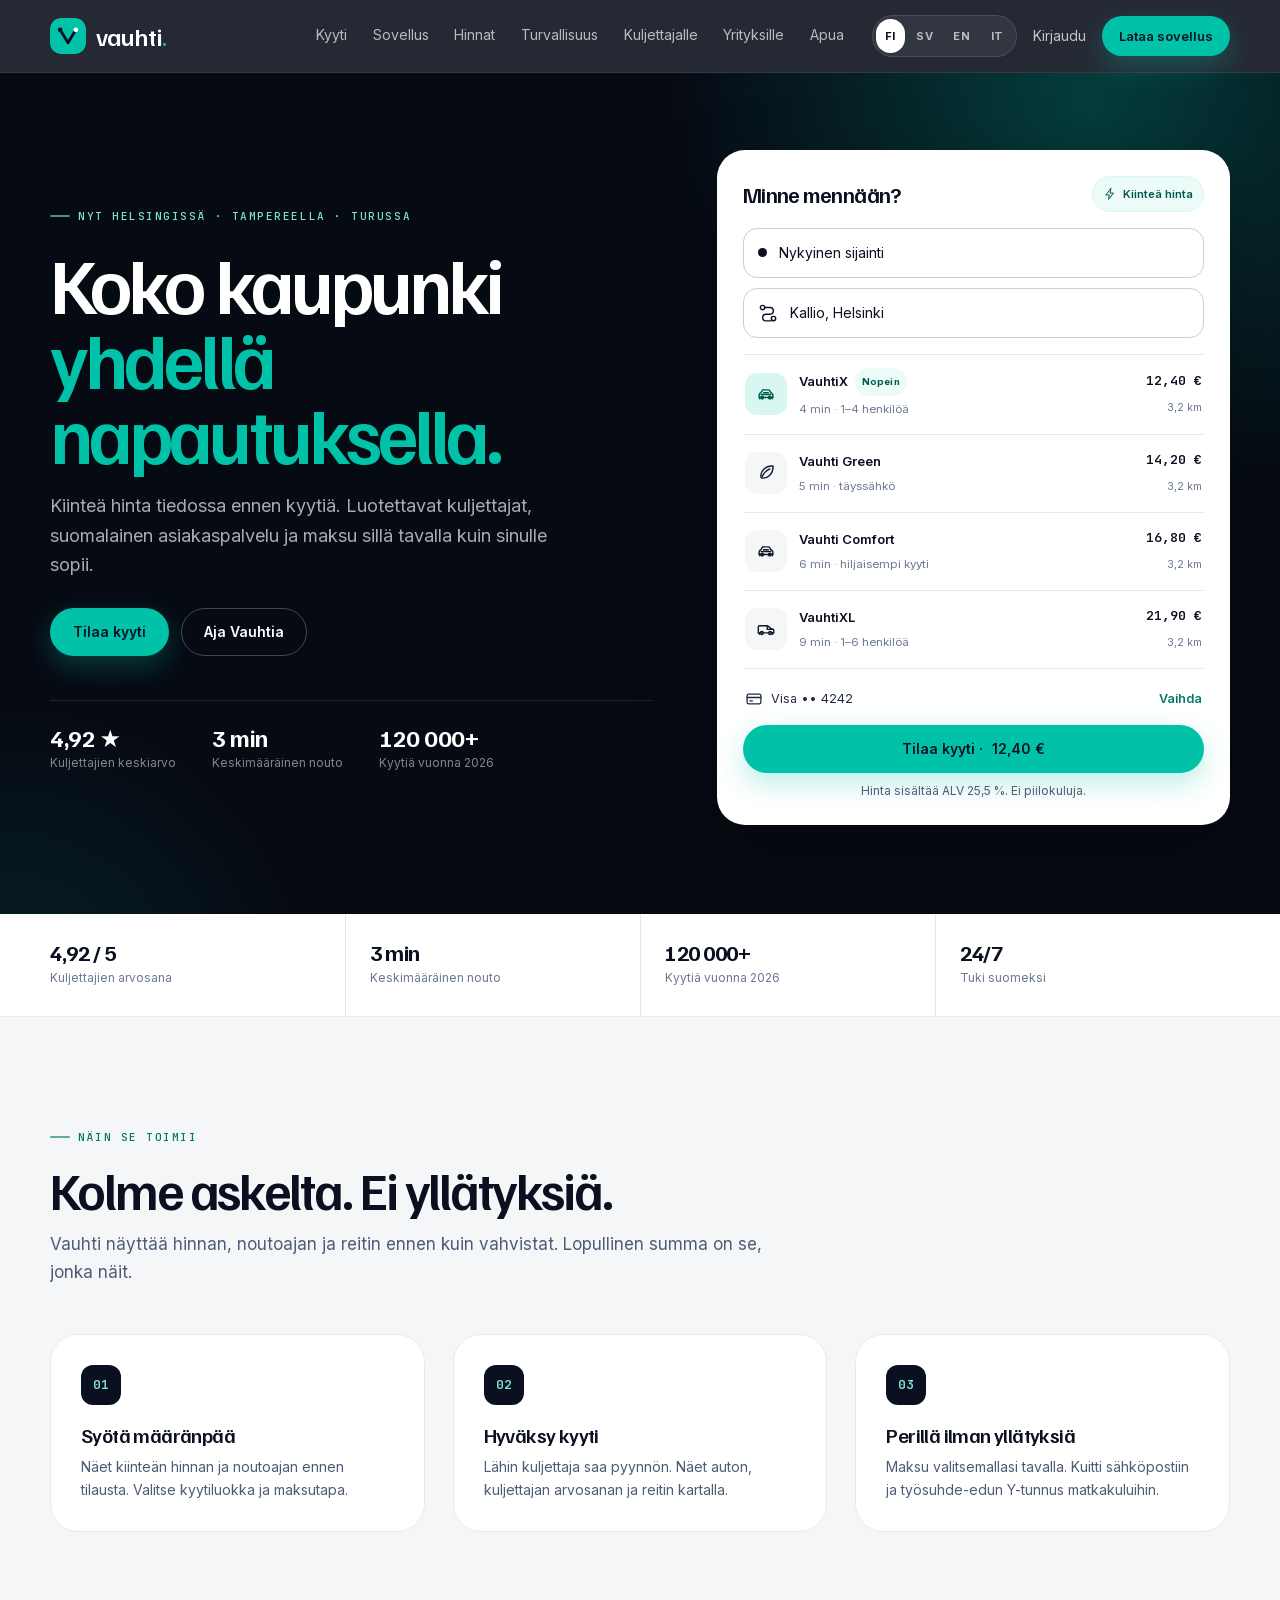
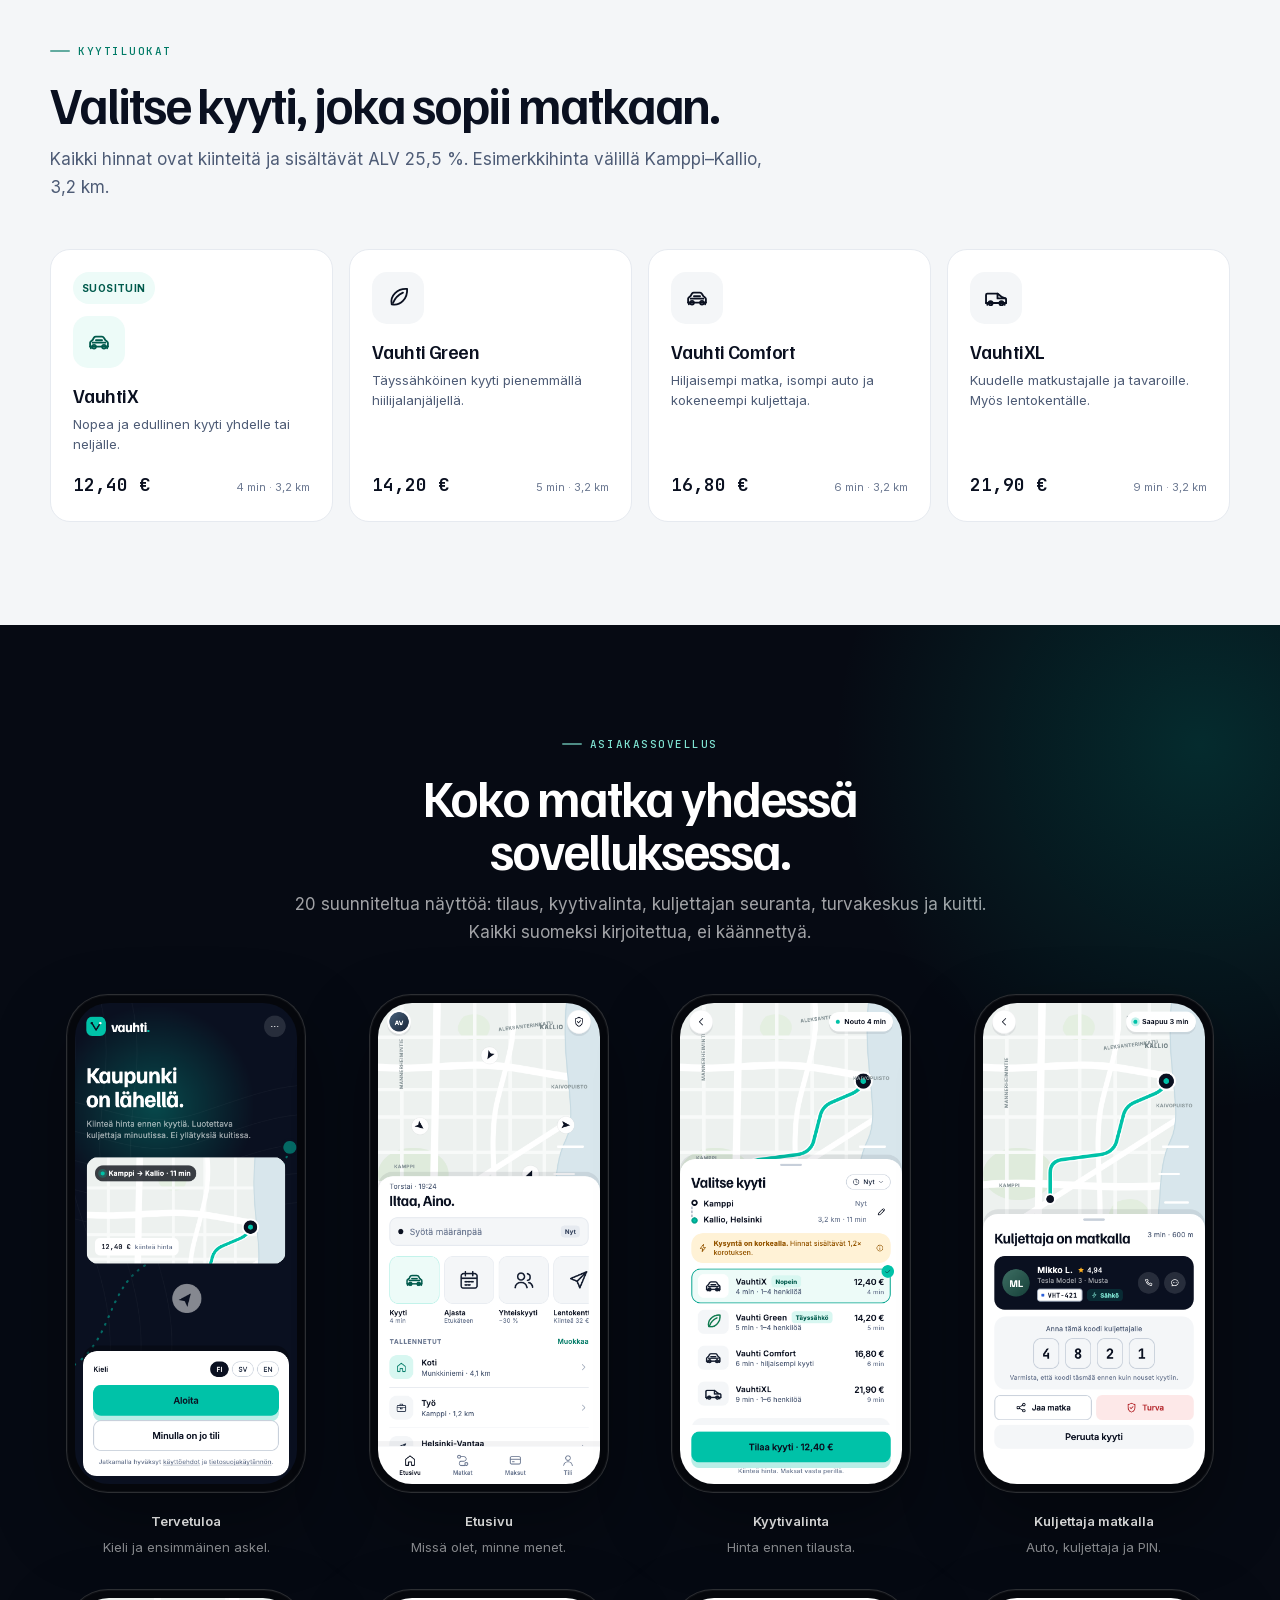
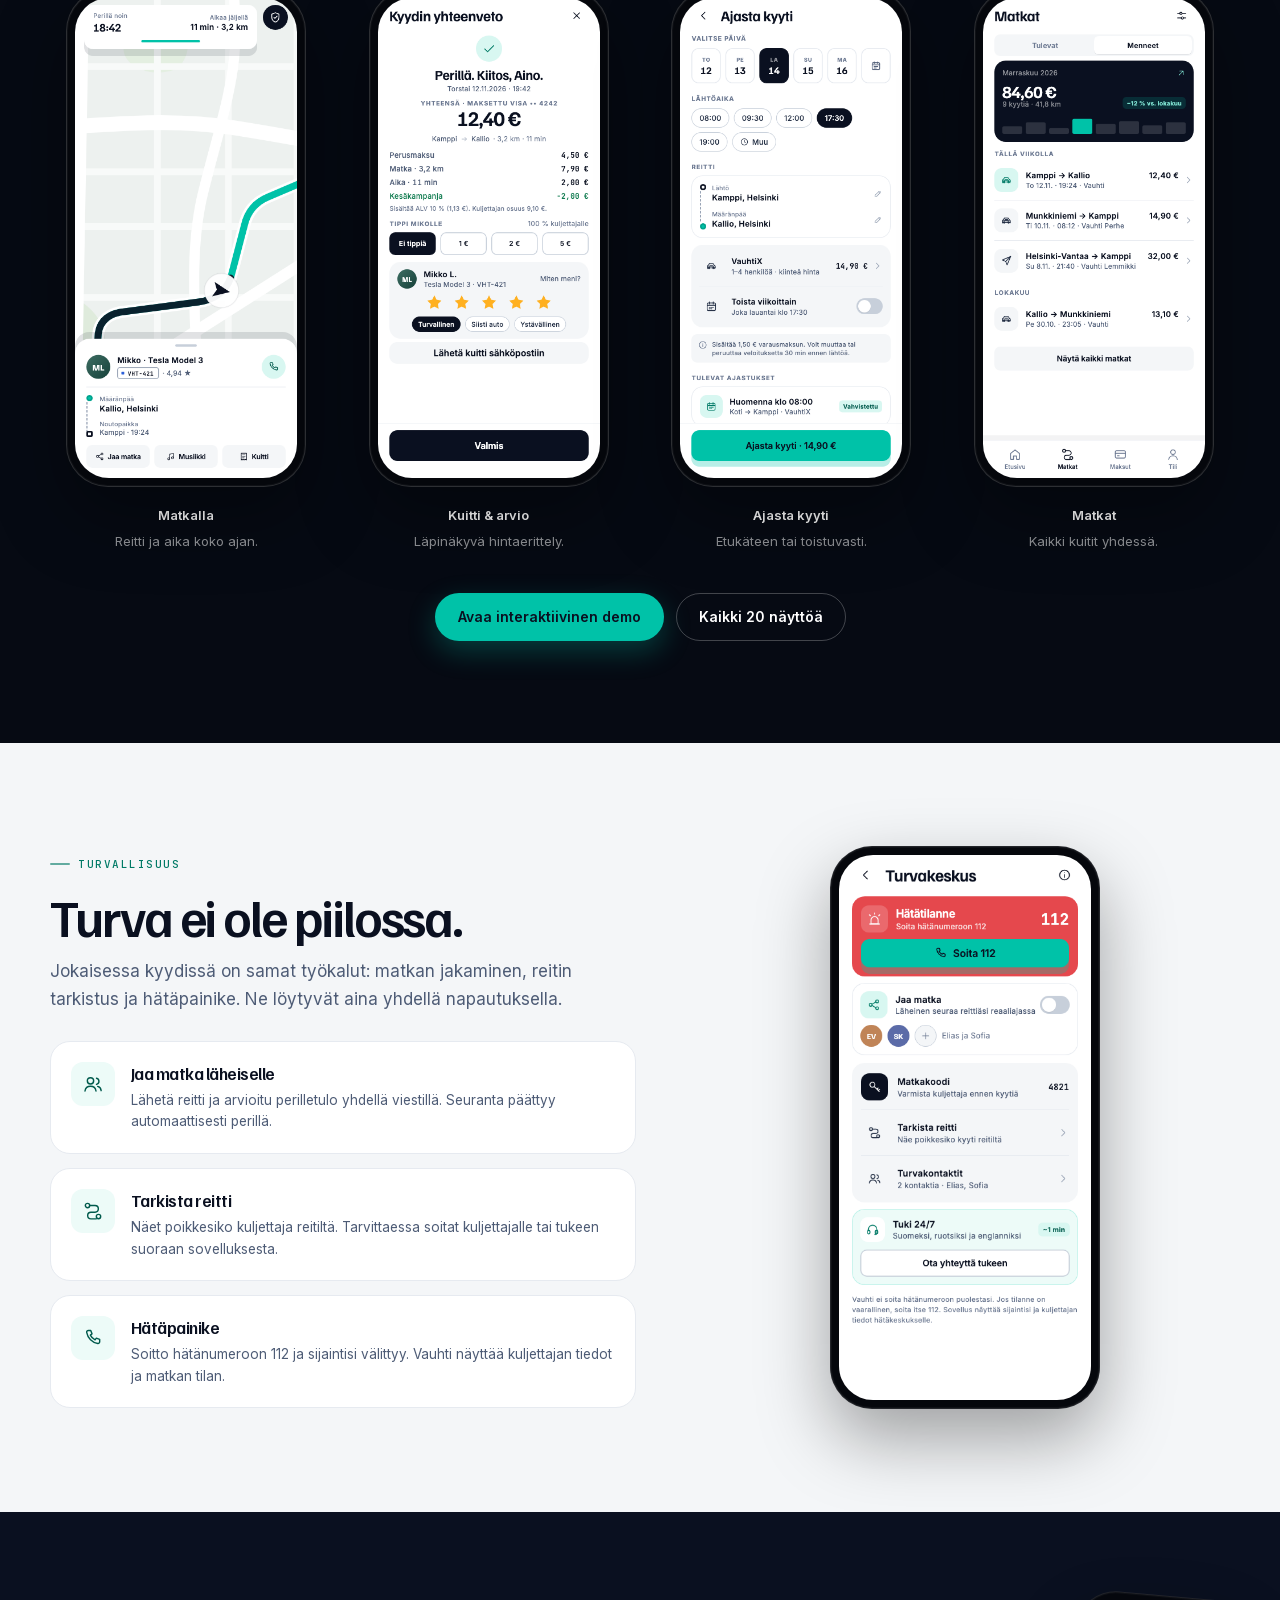
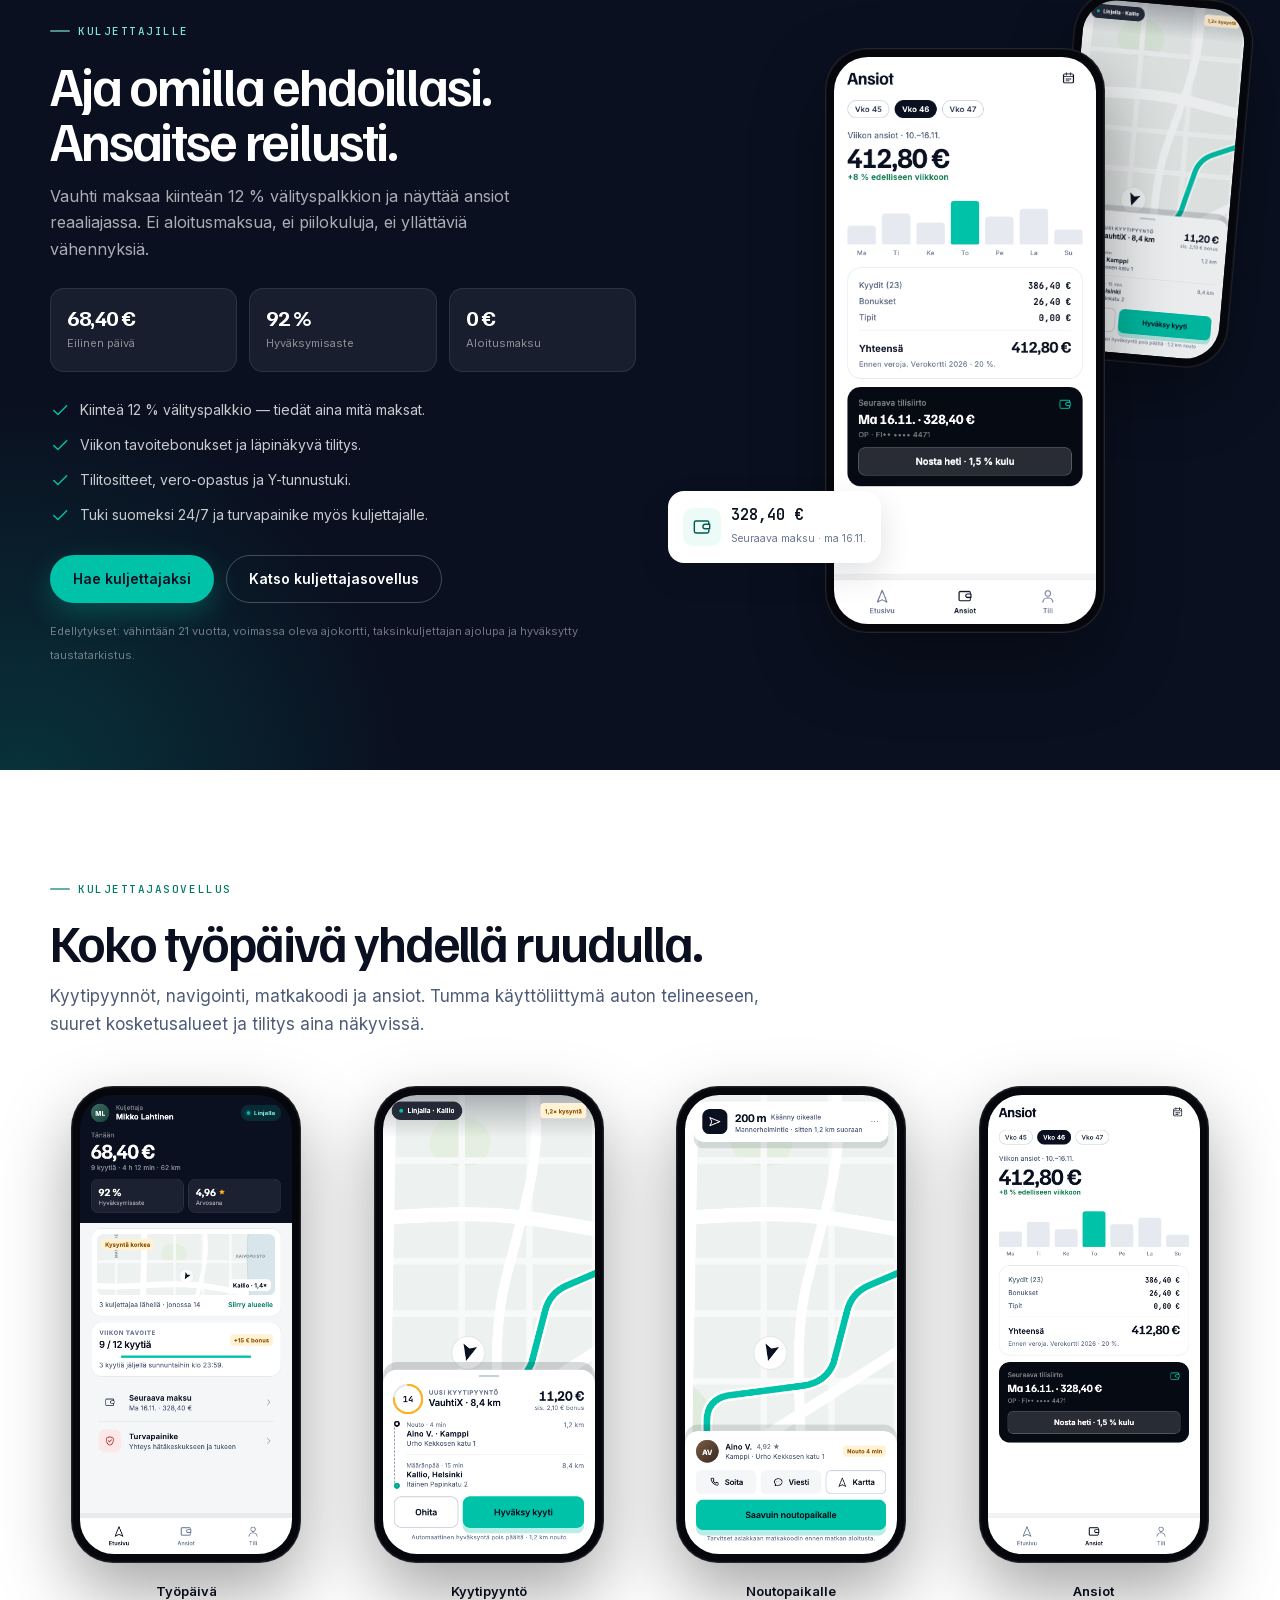
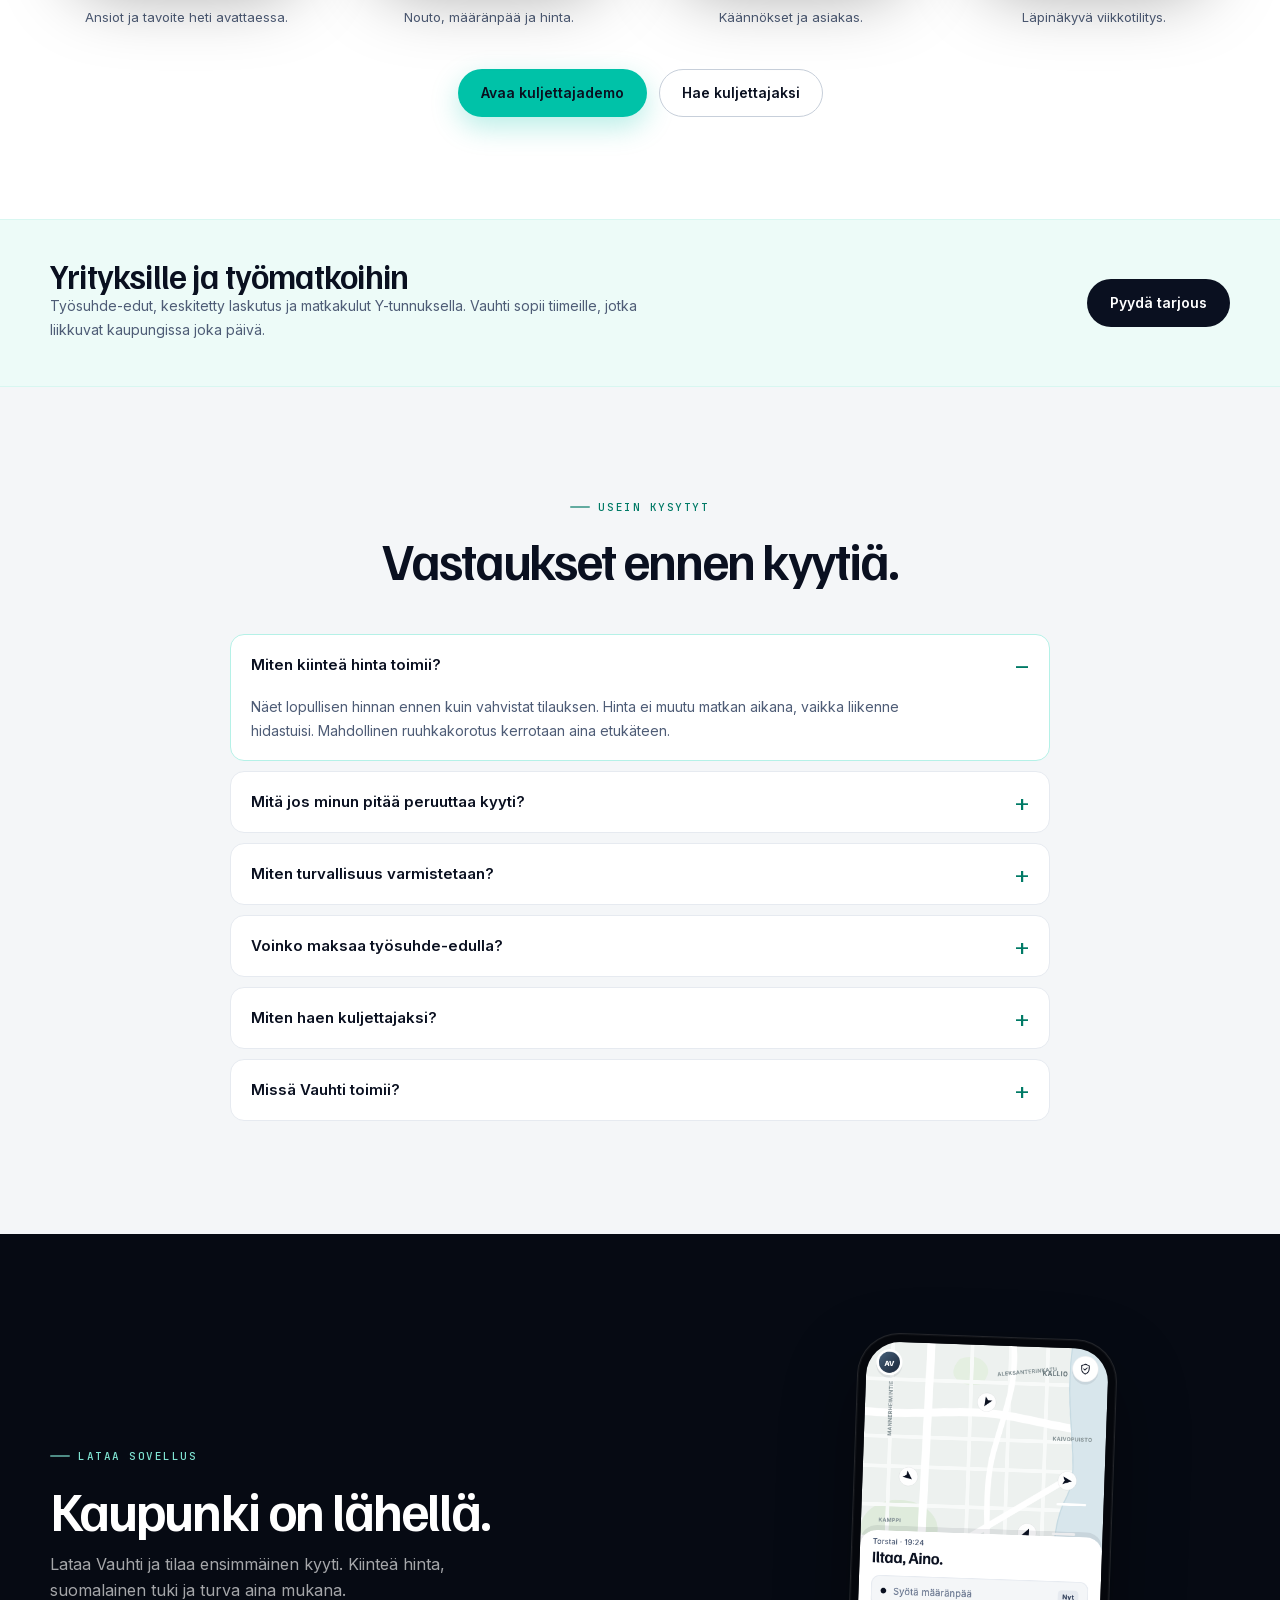
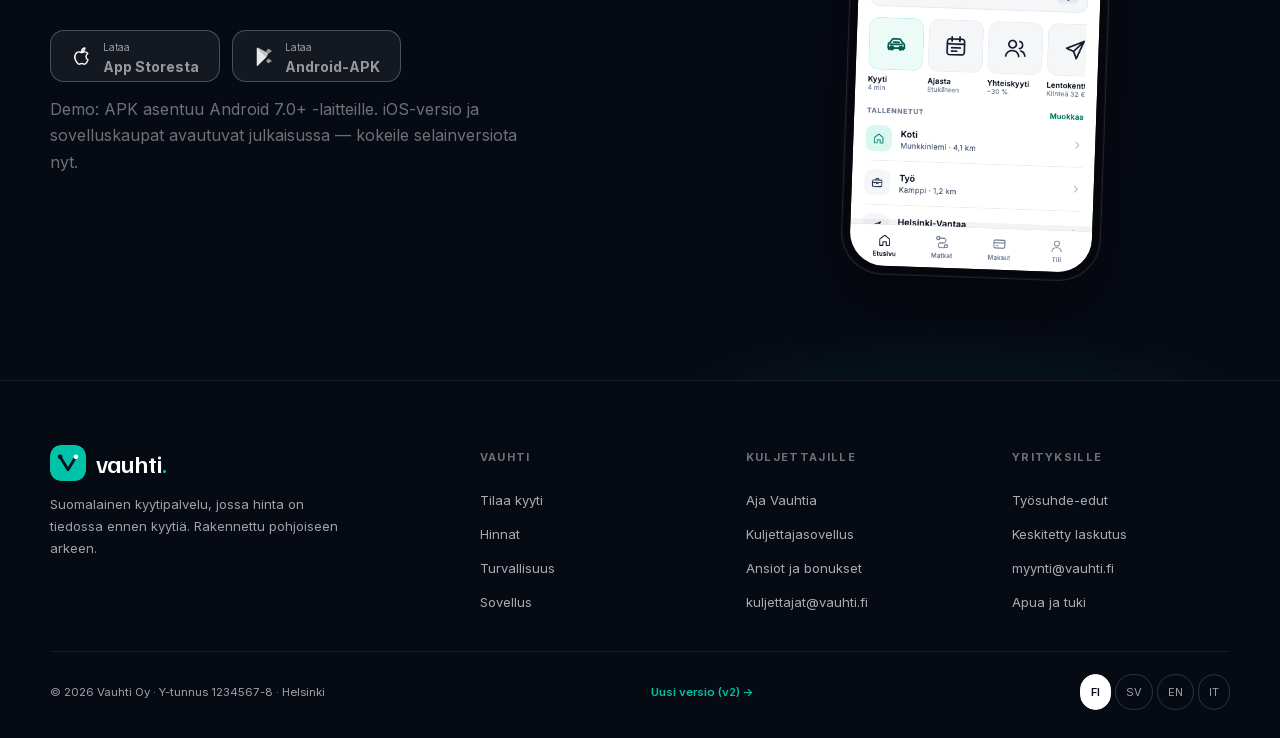
<file: index.html>
<!DOCTYPE html>
<html lang="fi">
<head>
<meta charset="utf-8">
<meta name="viewport" content="width=device-width, initial-scale=1">
<title>Vauhti — Kaupunki on lähellä.</title>
<meta name="description" content="Vauhti on suomalainen kyytipalvelu. Kiinteä hinta ennen kyytiä, luotettavat kuljettajat ja turva aina mukana. Tilaa kyyti tai hae kuljettajaksi.">
<meta name="theme-color" content="#0A1020">
<meta property="og:locale" content="fi_FI">
<meta property="og:locale:alternate" content="en_GB">
<meta property="og:locale:alternate" content="sv_SE">
<meta property="og:locale:alternate" content="it_IT">
<meta property="og:type" content="website">
<meta property="og:title" content="Vauhti — Kaupunki on lähellä.">
<meta property="og:description" content="Kiinteä hinta ennen kyytiä, suomalainen asiakaspalvelu ja turva aina mukana. Tutustu asiakas- ja kuljettajasovellukseen.">
<meta property="og:image" content="assets/shots/home.png">
<meta name="twitter:card" content="summary_large_image">
<link rel="canonical" href="https://vauhti-app.pages.dev/">
<link rel="alternate" hreflang="fi" href="https://vauhti-app.pages.dev/">
<link rel="alternate" hreflang="en" href="https://vauhti-app.pages.dev/en/">
<link rel="alternate" hreflang="it" href="https://vauhti-app.pages.dev/it/">
<link rel="alternate" hreflang="x-default" href="https://vauhti-app.pages.dev/">
<link rel="icon" href="assets/favicon.png" type="image/png" sizes="192x192">
<link rel="apple-touch-icon" href="assets/favicon.png">
<link rel="stylesheet" href="assets/fonts.css?v=1">
<link rel="stylesheet" href="assets/tokens.css?v=1">
<link rel="stylesheet" href="assets/site.css?v=5">
<style>.footer-bottom .v2-link{color:#00C2A8;text-decoration:none;font-weight:600}</style>
</head>
<body id="top">
<a class="skip-link" href="#main">Siirry sisältöön</a>

<!-- Icon sprite (paths from the Vauhti icon set) -->
<svg xmlns="http://www.w3.org/2000/svg" style="position:absolute;width:0;height:0;overflow:hidden" aria-hidden="true">
  <symbol id="i-car" viewBox="0 0 24 24" fill="none" stroke="currentColor" stroke-width="1.7" stroke-linecap="round" stroke-linejoin="round">
    <path d="M3.8 16.2v-3.4c0-.5.2-.9.6-1.2l1.7-1.4 1.3-2.3A2 2 0 0 1 9.2 7h5.6a2 2 0 0 1 1.7 1l1.4 2.3 1.7 1.4c.4.3.6.7.6 1.2v3.3"/>
    <path d="M3.8 16.2h16.4"/><path d="M4.5 16.2v1.6M19.5 16.2v1.6"/>
    <circle cx="7.4" cy="16.3" r="1.7"/><circle cx="16.6" cy="16.3" r="1.7"/>
    <path d="M9.2 10.4h5.6"/><path d="M6.2 12.6h11.6"/>
  </symbol>
  <symbol id="i-leaf" viewBox="0 0 24 24" fill="none" stroke="currentColor" stroke-width="1.7" stroke-linecap="round" stroke-linejoin="round">
    <path d="M20.4 3.6C11.6 3 4.4 9.7 6.2 17.8c8.1 1.8 14.8-5.4 14.2-14.2Z"/>
    <path d="M7.4 16.6C9 12.4 12 9.1 16.6 7"/>
  </symbol>
  <symbol id="i-van" viewBox="0 0 24 24" fill="none" stroke="currentColor" stroke-width="1.7" stroke-linecap="round" stroke-linejoin="round">
    <path d="M2.8 16.6V9.2c0-.7.5-1.2 1.2-1.2h9.6l4 3.3 3.1 1.1c.4.2.6.5.6.9v3.3"/>
    <path d="M2.8 16.6h18.5"/><circle cx="7" cy="16.8" r="1.8"/><circle cx="17" cy="16.8" r="1.8"/>
    <path d="M4 16.8v1.4M20 16.8v1.4"/><path d="M13.4 8v4.4h7.4"/>
  </symbol>
  <symbol id="i-shield" viewBox="0 0 24 24" fill="none" stroke="currentColor" stroke-width="1.7" stroke-linecap="round" stroke-linejoin="round">
    <path d="M12 2.8 4.8 5.7v5.7c0 4.6 3 8.6 7.2 10.1 4.2-1.5 7.2-5.5 7.2-10.1V5.7L12 2.8Z"/>
    <path d="m8.8 11.8 2.2 2.2 4.4-4.4"/>
  </symbol>
  <symbol id="i-wallet" viewBox="0 0 24 24" fill="none" stroke="currentColor" stroke-width="1.7" stroke-linecap="round" stroke-linejoin="round">
    <path d="M20.2 8.6V6.8a2 2 0 0 0-2-2H4.8a2 2 0 0 0-2 2v10.4a2 2 0 0 0 2 2h13.4a2 2 0 0 0 2-2v-1.8"/>
    <path d="M21.2 8.6h-5.4a2.7 2.7 0 0 0 0 5.4h5.4Z"/>
  </symbol>
  <symbol id="i-bolt" viewBox="0 0 24 24" fill="none" stroke="currentColor" stroke-width="1.7" stroke-linecap="round" stroke-linejoin="round">
    <path d="M13.4 2.8 4.8 13.6h6l-1.4 7.6 8.6-10.8h-6l1.4-7.6Z"/>
  </symbol>
  <symbol id="i-clock" viewBox="0 0 24 24" fill="none" stroke="currentColor" stroke-width="1.7" stroke-linecap="round" stroke-linejoin="round">
    <circle cx="12" cy="12" r="9"/><path d="M12 6.8V12l3.6 2.2"/>
  </symbol>
  <symbol id="i-phone" viewBox="0 0 24 24" fill="none" stroke="currentColor" stroke-width="1.7" stroke-linecap="round" stroke-linejoin="round">
    <path d="M6.4 3h2.9l1.5 4-2 1.5a12.4 12.4 0 0 0 5.7 5.7l1.5-2 4 1.5v2.9a2 2 0 0 1-2.2 2A16.6 16.6 0 0 1 4.4 5.2 2 2 0 0 1 6.4 3Z"/>
  </symbol>
  <symbol id="i-users" viewBox="0 0 24 24" fill="none" stroke="currentColor" stroke-width="1.7" stroke-linecap="round" stroke-linejoin="round">
    <circle cx="9" cy="8.2" r="3.8"/><path d="M2.4 20.4c.5-3.6 3.3-5.8 6.6-5.8s6.1 2.2 6.6 5.8"/>
    <path d="M16.2 5.1a3.8 3.8 0 0 1 0 7.4M17.6 14.9c2.4.5 3.9 2.4 4.2 5.1"/>
  </symbol>
  <symbol id="i-card" viewBox="0 0 24 24" fill="none" stroke="currentColor" stroke-width="1.7" stroke-linecap="round" stroke-linejoin="round">
    <rect x="2.8" y="5.4" width="18.4" height="13.2" rx="2.4"/><path d="M2.8 10h18.4"/><path d="M6.6 14.6h3.2"/>
  </symbol>
  <symbol id="i-work" viewBox="0 0 24 24" fill="none" stroke="currentColor" stroke-width="1.7" stroke-linecap="round" stroke-linejoin="round">
    <rect x="3" y="7.5" width="18" height="12.5" rx="2"/>
    <path d="M9 7.5V5.8c0-.7.6-1.3 1.3-1.3h3.4c.7 0 1.3.6 1.3 1.3v1.7"/>
    <path d="M3 12.4h18"/><path d="M10.4 12.4v2.2h3.2v-2.2"/>
  </symbol>
  <symbol id="i-route" viewBox="0 0 24 24" fill="none" stroke="currentColor" stroke-width="1.7" stroke-linecap="round" stroke-linejoin="round">
    <circle cx="5.4" cy="5.4" r="2.6"/><circle cx="18.6" cy="18.6" r="2.6"/>
    <path d="M8 5.4h6.4a4 4 0 0 1 0 8H9.6a4 4 0 0 0 0 8H16"/>
  </symbol>
  <symbol id="i-check" viewBox="0 0 24 24" fill="none" stroke="currentColor" stroke-width="1.7" stroke-linecap="round" stroke-linejoin="round">
    <path d="m4.5 12.5 5 5L20 6.8"/>
  </symbol>
  <symbol id="i-calendar" viewBox="0 0 24 24" fill="none" stroke="currentColor" stroke-width="1.7" stroke-linecap="round" stroke-linejoin="round">
    <rect x="3.2" y="5" width="17.6" height="16" rx="2.6"/>
    <path d="M3.2 10h17.6M8 2.8v4.4M16 2.8v4.4"/><path d="M7.6 14h2M11 14h2M14.4 14h2M7.6 17.4h2M11 17.4h2"/>
  </symbol>
</svg>

<header class="site-header" data-open="false">
  <div class="wrap nav">
    <a class="brand" href="#top" aria-label="Vauhti etusivu">
      <svg class="brand-mark" viewBox="0 0 64 64" aria-hidden="true">
        <rect width="64" height="64" rx="19" fill="#00C2A8"/>
        <path d="M18 21 32 44 46 21" fill="none" stroke="#0A1020" stroke-width="5" stroke-linecap="round" stroke-linejoin="round"/>
        <circle cx="18" cy="21" r="4.2" fill="#0A1020"/><circle cx="46" cy="21" r="4.2" fill="#fff"/>
      </svg>
      <span>vauhti<span class="dot">.</span></span>
    </a>

    <nav class="nav-links" aria-label="Päävalikko">
      <a href="#kyyti">Kyyti</a>
      <a href="#sovellus">Sovellus</a>
      <a href="#hinnat">Hinnat</a>
      <a href="#turvallisuus">Turvallisuus</a>
      <a href="#kuljettajalle">Kuljettajalle</a>
      <a href="#yrityksille">Yrityksille</a>
      <a href="#ukk">Apua</a>
    </nav>

    <div class="nav-right">
      <div class="lang-switch" role="group" aria-label="Kieli">
          <a href="./" aria-current="true">FI</a>
          <a href="sv/" lang="sv" hreflang="sv">SV</a>
          <a href="en/" lang="en" hreflang="en">EN</a>
          <a href="it/" lang="it" hreflang="it">IT</a>
        </div>
      <a class="nav-login" href="#lataa">Kirjaudu</a>
      <a class="btn btn-primary btn-sm" href="#lataa">Lataa sovellus</a>
    </div>

    <button class="nav-toggle" type="button" aria-expanded="false" aria-controls="top" aria-label="Avaa valikko">
      <svg class="ico" viewBox="0 0 24 24" aria-hidden="true"><path d="M4 7h16M4 12h16M4 17h16" fill="none" stroke="currentColor" stroke-width="1.8" stroke-linecap="round"/></svg>
    </button>
  </div>
</header>

<main id="main">
  <!-- ================= HERO ================= -->
  <section class="hero" id="kyyti">
    <div class="wrap hero-grid">
      <div class="hero-copy">
        <span class="eyebrow on-dark" data-cms="kyyti_nyt_helsingissa_tampereella_turussa">Nyt Helsingissä · Tampereella · Turussa</span>
        <h1 data-cms="kyyti_koko_kaupunki_yhdella_napautuksella">Koko kaupunki<br><em>yhdellä napautuksella.</em></h1>
        <p class="hero-sub" data-cms="kyyti_kiintea_hinta_tiedossa_ennen_kyytia_luotettava">Kiinteä hinta tiedossa ennen kyytiä. Luotettavat kuljettajat, suomalainen asiakaspalvelu ja maksu sillä tavalla kuin sinulle sopii.</p>
        <div class="hero-actions">
          <a class="btn btn-primary" href="#kyyti">Tilaa kyyti</a>
          <a class="btn btn-ghost" href="#kuljettajalle">Aja Vauhtia</a>
        </div>
        <div class="hero-stats">
          <div><b>4,92 ★</b><span>Kuljettajien keskiarvo</span></div>
          <div><b>3 min</b><span>Keskimääräinen nouto</span></div>
          <div><b>120 000+</b><span>Kyytiä vuonna 2026</span></div>
        </div>
      </div>

      <div class="book-card" aria-label="Tilaa kyyti">
        <div class="book-head">
          <h2 data-cms="kyyti_minne_mennaan">Minne mennään?</h2>
          <span class="book-badge"><svg class="ico" style="width:14px;height:14px" aria-hidden="true"><use href="#i-bolt"/></svg> Kiinteä hinta</span>
        </div>

        <div class="field">
          <span class="dot" aria-hidden="true"></span>
          <input value="Nykyinen sijainti" aria-label="Lähtöpaikka">
        </div>
        <div class="field">
          <svg class="ico" aria-hidden="true"><use href="#i-route"/></svg>
          <input value="Kallio, Helsinki" aria-label="Määränpää">
        </div>

        <div class="ride-list" role="group" aria-label="Kyytiluokka">
          <button class="ride-option" type="button" data-price="12,40 €" aria-pressed="true">
            <span class="veh"><svg class="ico" aria-hidden="true"><use href="#i-car"/></svg></span>
            <span class="grow"><span class="name">VauhtiX</span><span class="meta">4 min · 1–4 henkilöä</span></span>
            <span class="price"><b>12,40 €</b><span>3,2 km</span></span>
          </button>
          <button class="ride-option" type="button" data-price="14,20 €" aria-pressed="false">
            <span class="veh"><svg class="ico" aria-hidden="true"><use href="#i-leaf"/></svg></span>
            <span class="grow"><span class="name">Vauhti Green</span><span class="meta">5 min · täyssähkö</span></span>
            <span class="price"><b>14,20 €</b><span>3,2 km</span></span>
          </button>
          <button class="ride-option" type="button" data-price="16,80 €" aria-pressed="false">
            <span class="veh"><svg class="ico" aria-hidden="true"><use href="#i-car"/></svg></span>
            <span class="grow"><span class="name">Vauhti Comfort</span><span class="meta">6 min · hiljaisempi kyyti</span></span>
            <span class="price"><b>16,80 €</b><span>3,2 km</span></span>
          </button>
          <button class="ride-option" type="button" data-price="21,90 €" aria-pressed="false">
            <span class="veh"><svg class="ico" aria-hidden="true"><use href="#i-van"/></svg></span>
            <span class="grow"><span class="name">VauhtiXL</span><span class="meta">9 min · 1–6 henkilöä</span></span>
            <span class="price"><b>21,90 €</b><span>3,2 km</span></span>
          </button>
        </div>

        <div class="book-pay">
          <span class="pay-left"><svg class="ico" style="width:18px;height:18px" aria-hidden="true"><use href="#i-card"/></svg> Visa •• 4242</span>
          <a class="link" href="#ukk">Vaihda</a>
        </div>

        <a class="btn btn-primary btn-block" href="demo/?screen=/options">Tilaa kyyti · <span id="book-total">12,40 €</span></a>
        <p class="tiny muted" style="margin-top:10px;text-align:center" data-cms="kyyti_hinta_sisaltaa_alv_25_5_ei_piilokuluja">Hinta sisältää ALV 25,5 %. Ei piilokuluja.</p>
      </div>
    </div>
  </section>

  <!-- ================= TRUST ================= -->
  <div class="trust-strip" aria-label="Vauhti lukuina">
    <div class="wrap trust-grid">
      <div class="trust-item"><b>4,92 / 5</b><span>Kuljettajien arvosana</span></div>
      <div class="trust-item"><b>3 min</b><span>Keskimääräinen nouto</span></div>
      <div class="trust-item"><b>120 000+</b><span>Kyytiä vuonna 2026</span></div>
      <div class="trust-item"><b>24/7</b><span>Tuki suomeksi</span></div>
    </div>
  </div>

  <!-- ================= HOW IT WORKS ================= -->
  <section class="section" id="nain-se-toimii">
    <div class="wrap">
      <div class="section-head">
        <span class="eyebrow" data-cms="nain_se_toimii_nain_se_toimii">Näin se toimii</span>
        <h2 data-cms="nain_se_toimii_kolme_askelta_ei_yllatyksia">Kolme askelta. Ei yllätyksiä.</h2>
        <p data-cms="nain_se_toimii_vauhti_nayttaa_hinnan_noutoajan_ja_reitin_enne">Vauhti näyttää hinnan, noutoajan ja reitin ennen kuin vahvistat. Lopullinen summa on se, jonka näit.</p>
      </div>
      <div class="steps">
        <article class="step">
          <span class="num">01</span>
          <h3 data-cms="nain_se_toimii_syota_maaranpaa">Syötä määränpää</h3>
          <p data-cms="nain_se_toimii_naet_kiintean_hinnan_ja_noutoajan_ennen_tilaus">Näet kiinteän hinnan ja noutoajan ennen tilausta. Valitse kyytiluokka ja maksutapa.</p>
        </article>
        <article class="step">
          <span class="num">02</span>
          <h3 data-cms="nain_se_toimii_hyvaksy_kyyti">Hyväksy kyyti</h3>
          <p data-cms="nain_se_toimii_lahin_kuljettaja_saa_pyynnon_naet_auton_kuljet">Lähin kuljettaja saa pyynnön. Näet auton, kuljettajan arvosanan ja reitin kartalla.</p>
        </article>
        <article class="step">
          <span class="num">03</span>
          <h3 data-cms="nain_se_toimii_perilla_ilman_yllatyksia">Perillä ilman yllätyksiä</h3>
          <p data-cms="nain_se_toimii_maksu_valitsemallasi_tavalla_kuitti_sahkoposti">Maksu valitsemallasi tavalla. Kuitti sähköpostiin ja työsuhde-edun Y-tunnus matkakuluihin.</p>
        </article>
      </div>
    </div>
  </section>

  <!-- ================= RIDE CLASSES ================= -->
  <section class="section" id="hinnat" style="padding-top:0">
    <div class="wrap">
      <div class="section-head">
        <span class="eyebrow" data-cms="hinnat_kyytiluokat">Kyytiluokat</span>
        <h2 data-cms="hinnat_valitse_kyyti_joka_sopii_matkaan">Valitse kyyti, joka sopii matkaan.</h2>
        <p data-cms="hinnat_kaikki_hinnat_ovat_kiinteita_ja_sisaltavat_alv">Kaikki hinnat ovat kiinteitä ja sisältävät ALV 25,5 %. Esimerkkihinta välillä Kamppi–Kallio, 3,2 km.</p>
      </div>
      <div class="classes">
        <article class="class-card highlight">
          <span class="tag">Suosituin</span>
          <span class="veh"><svg class="ico" style="width:26px;height:26px" aria-hidden="true"><use href="#i-car"/></svg></span>
          <h3 data-cms="hinnat_vauhtix">VauhtiX</h3>
          <p data-cms="hinnat_nopea_ja_edullinen_kyyti_yhdelle_tai_neljalle">Nopea ja edullinen kyyti yhdelle tai neljälle.</p>
          <div class="price"><b>12,40 €</b><span>4 min · 3,2 km</span></div>
        </article>
        <article class="class-card">
          <span class="veh"><svg class="ico" style="width:26px;height:26px" aria-hidden="true"><use href="#i-leaf"/></svg></span>
          <h3 data-cms="hinnat_vauhti_green">Vauhti Green</h3>
          <p data-cms="hinnat_tayssahkoinen_kyyti_pienemmalla_hiilijalanjalj">Täyssähköinen kyyti pienemmällä hiilijalanjäljellä.</p>
          <div class="price"><b>14,20 €</b><span>5 min · 3,2 km</span></div>
        </article>
        <article class="class-card">
          <span class="veh"><svg class="ico" style="width:26px;height:26px" aria-hidden="true"><use href="#i-car"/></svg></span>
          <h3 data-cms="hinnat_vauhti_comfort">Vauhti Comfort</h3>
          <p data-cms="hinnat_hiljaisempi_matka_isompi_auto_ja_kokeneempi_ku">Hiljaisempi matka, isompi auto ja kokeneempi kuljettaja.</p>
          <div class="price"><b>16,80 €</b><span>6 min · 3,2 km</span></div>
        </article>
        <article class="class-card">
          <span class="veh"><svg class="ico" style="width:26px;height:26px" aria-hidden="true"><use href="#i-van"/></svg></span>
          <h3 data-cms="hinnat_vauhtixl">VauhtiXL</h3>
          <p data-cms="hinnat_kuudelle_matkustajalle_ja_tavaroille_myos_lent">Kuudelle matkustajalle ja tavaroille. Myös lentokentälle.</p>
          <div class="price"><b>21,90 €</b><span>9 min · 3,2 km</span></div>
        </article>
      </div>
    </div>
  </section>

  <!-- ================= APP SHOWCASE ================= -->
  <section class="section showcase" id="sovellus">
    <div class="wrap">
      <div class="section-head center">
        <span class="eyebrow" data-cms="sovellus_asiakassovellus">Asiakassovellus</span>
        <h2 data-cms="sovellus_koko_matka_yhdessa_sovelluksessa">Koko matka yhdessä sovelluksessa.</h2>
        <p data-cms="sovellus_20_suunniteltua_nayttoa_tilaus_kyytivalinta_ku">20 suunniteltua näyttöä: tilaus, kyytivalinta, kuljettajan seuranta, turvakeskus ja kuitti. Kaikki suomeksi kirjoitettua, ei käännettyä.</p>
      </div>

      <div class="shot-grid">
        <figure class="shot-item">
          <div class="phone"><img src="assets/shots/welcome.png" alt="Vauhti-sovelluksen tervetulonäkymä ja kielivalinta"></div>
          <figcaption><b>Tervetuloa</b>Kieli ja ensimmäinen askel.</figcaption>
        </figure>
        <figure class="shot-item">
          <div class="phone"><img src="assets/shots/home.png" alt="Vauhti-sovelluksen etusivu: määränpää, palvelut ja tallennetut osoitteet"></div>
          <figcaption><b>Etusivu</b>Missä olet, minne menet.</figcaption>
        </figure>
        <figure class="shot-item">
          <div class="phone"><img src="assets/shots/options.png" alt="Kyytivalinta: VauhtiX, Green, Comfort ja XL kiinteillä hinnoilla"></div>
          <figcaption><b>Kyytivalinta</b>Hinta ennen tilausta.</figcaption>
        </figure>
        <figure class="shot-item">
          <div class="phone"><img src="assets/shots/found.png" alt="Kuljettaja on matkalla: auto, rekisteritunnus ja PIN-koodi"></div>
          <figcaption><b>Kuljettaja matkalla</b>Auto, kuljettaja ja PIN.</figcaption>
        </figure>
        <figure class="shot-item">
          <div class="phone"><img src="assets/shots/ride.png" alt="Matkalla-näkymä: reitti kartalla, aika ja matkan turvatyökalut"></div>
          <figcaption><b>Matkalla</b>Reitti ja aika koko ajan.</figcaption>
        </figure>
        <figure class="shot-item">
          <div class="phone"><img src="assets/shots/receipt.png" alt="Kuitti ja arvio: hintaerittely, tippi ja kuljettajan arviointi"></div>
          <figcaption><b>Kuitti &amp; arvio</b>Läpinäkyvä hintaerittely.</figcaption>
        </figure>
        <figure class="shot-item">
          <div class="phone"><img src="assets/shots/scheduled.png" alt="Ajasta kyyti: päivä, kellonaika ja toistuva kyyti"></div>
          <figcaption><b>Ajasta kyyti</b>Etukäteen tai toistuvasti.</figcaption>
        </figure>
        <figure class="shot-item">
          <div class="phone"><img src="assets/shots/trips.png" alt="Matkahistoria: kuukauden kulut ja aiemmat matkat"></div>
          <figcaption><b>Matkat</b>Kaikki kuitit yhdessä.</figcaption>
        </figure>
      </div>

      <div class="showcase-cta">
        <a class="btn btn-primary" href="demo/?screen=/home">Avaa interaktiivinen demo</a>
        <a class="btn btn-ghost" href="../index.html#rider">Kaikki 20 näyttöä</a>
      </div>
    </div>
  </section>

  <!-- ================= SAFETY ================= -->
  <section class="section" id="turvallisuus">
    <div class="wrap safety-grid">
      <div>
        <div class="section-head" style="margin-bottom:28px">
          <span class="eyebrow" data-cms="turvallisuus_turvallisuus">Turvallisuus</span>
          <h2 data-cms="turvallisuus_turva_ei_ole_piilossa">Turva ei ole piilossa.</h2>
          <p data-cms="turvallisuus_jokaisessa_kyydissa_on_samat_tyokalut_matkan_j">Jokaisessa kyydissä on samat työkalut: matkan jakaminen, reitin tarkistus ja hätäpainike. Ne löytyvät aina yhdellä napautuksella.</p>
        </div>
        <div class="safety-list">
          <article class="safety-item">
            <span class="lead"><svg class="ico" aria-hidden="true"><use href="#i-users"/></svg></span>
            <div><h3 data-cms="turvallisuus_jaa_matka_laheiselle">Jaa matka läheiselle</h3><p data-cms="turvallisuus_laheta_reitti_ja_arvioitu_perilletulo_yhdella">Lähetä reitti ja arvioitu perilletulo yhdellä viestillä. Seuranta päättyy automaattisesti perillä.</p></div>
          </article>
          <article class="safety-item">
            <span class="lead"><svg class="ico" aria-hidden="true"><use href="#i-route"/></svg></span>
            <div><h3 data-cms="turvallisuus_tarkista_reitti">Tarkista reitti</h3><p data-cms="turvallisuus_naet_poikkesiko_kuljettaja_reitilta_tarvittaes">Näet poikkesiko kuljettaja reitiltä. Tarvittaessa soitat kuljettajalle tai tukeen suoraan sovelluksesta.</p></div>
          </article>
          <article class="safety-item">
            <span class="lead"><svg class="ico" aria-hidden="true"><use href="#i-phone"/></svg></span>
            <div><h3 data-cms="turvallisuus_hatapainike">Hätäpainike</h3><p data-cms="turvallisuus_soitto_hatanumeroon_112_ja_sijaintisi_valittyy">Soitto hätänumeroon 112 ja sijaintisi välittyy. Vauhti näyttää kuljettajan tiedot ja matkan tilan.</p></div>
          </article>
        </div>
      </div>
      <div class="safety-media">
        <div class="phone"><img src="assets/shots/safety.png" alt="Turvakeskus: hätätilanne, matkan jakaminen, matkakoodi ja turvakontaktit"></div>
      </div>
    </div>
  </section>

  <!-- ================= DRIVER ================= -->
  <section class="section driver" id="kuljettajalle">
    <div class="wrap driver-grid">
      <div>
        <span class="eyebrow on-dark" data-cms="kuljettajalle_kuljettajille">Kuljettajille</span>
        <h2 data-cms="kuljettajalle_aja_omilla_ehdoillasi_ansaitse_reilusti">Aja omilla ehdoillasi.<br>Ansaitse reilusti.</h2>
        <p class="lead" data-cms="kuljettajalle_vauhti_maksaa_kiintean_12_valityspalkkion_ja_n">Vauhti maksaa kiinteän 12 % välityspalkkion ja näyttää ansiot reaaliajassa. Ei aloitusmaksua, ei piilokuluja, ei yllättäviä vähennyksiä.</p>

        <div class="driver-stats">
          <div class="driver-stat"><b>68,40 €</b><span>Eilinen päivä</span></div>
          <div class="driver-stat"><b>92 %</b><span>Hyväksymisaste</span></div>
          <div class="driver-stat"><b>0 €</b><span>Aloitusmaksu</span></div>
        </div>

        <ul class="benefits">
          <li><svg class="ico" aria-hidden="true"><use href="#i-check"/></svg> Kiinteä 12 % välityspalkkio — tiedät aina mitä maksat.</li>
          <li><svg class="ico" aria-hidden="true"><use href="#i-check"/></svg> Viikon tavoitebonukset ja läpinäkyvä tilitys.</li>
          <li><svg class="ico" aria-hidden="true"><use href="#i-check"/></svg> Tilitositteet, vero-opastus ja Y-tunnustuki.</li>
          <li><svg class="ico" aria-hidden="true"><use href="#i-check"/></svg> Tuki suomeksi 24/7 ja turvapainike myös kuljettajalle.</li>
        </ul>

        <div class="hero-actions">
          <a class="btn btn-primary" href="mailto:kuljettajat@vauhti.fi?subject=Hakemus%20Vauhti-kuljettajaksi">Hae kuljettajaksi</a>
          <a class="btn btn-ghost" href="demo/?screen=/driver-home">Katso kuljettajasovellus</a>
        </div>
        <p class="driver-note" data-cms="kuljettajalle_edellytykset_vahintaan_21_vuotta_voimassa_olev">Edellytykset: vähintään 21 vuotta, voimassa oleva ajokortti, taksinkuljettajan ajolupa ja hyväksytty taustatarkistus.</p>
      </div>

      <div class="driver-media">
        <div class="phone driver-phone-back"><img src="assets/shots/driver-offer.png" alt="Kuljettajan saapuva kyytipyyntö" ></div>
        <div class="phone"><img src="assets/shots/driver-earnings.png" alt="Kuljettajasovellus: viikon ansiot, bonukset ja seuraava tilitys"></div>
        <div class="driver-float">
          <span class="lead" style="width:38px;height:38px;border-radius:10px;display:grid;place-items:center;background:var(--brand-50);color:var(--brand-800)"><svg class="ico" aria-hidden="true"><use href="#i-wallet"/></svg></span>
          <div><b>328,40 €</b><span>Seuraava maksu · ma 16.11.</span></div>
        </div>
      </div>
    </div>
  </section>

  <!-- ================= DRIVER APP SHOWCASE ================= -->
  <section class="section driver-app" id="kuljettajasovellus">
    <div class="wrap">
      <div class="section-head">
        <span class="eyebrow" data-cms="kuljettajasovellus_kuljettajasovellus">Kuljettajasovellus</span>
        <h2 data-cms="kuljettajasovellus_koko_tyopaiva_yhdella_ruudulla">Koko työpäivä yhdellä ruudulla.</h2>
        <p data-cms="kuljettajasovellus_kyytipyynnot_navigointi_matkakoodi_ja_ansiot_t">Kyytipyynnöt, navigointi, matkakoodi ja ansiot. Tumma käyttöliittymä auton telineeseen, suuret kosketusalueet ja tilitys aina näkyvissä.</p>
      </div>

      <div class="shot-grid driver-shots">
        <figure class="shot-item">
          <div class="phone"><img src="assets/shots/driver-home.png" alt="Kuljettajan etusivu: päivän ansiot, hyväksymisaste ja viikon tavoite"></div>
          <figcaption><b>Työpäivä</b>Ansiot ja tavoite heti avattaessa.</figcaption>
        </figure>
        <figure class="shot-item">
          <div class="phone"><img src="assets/shots/driver-offer.png" alt="Saapuva kyytipyyntö: nouto, määränpää, hinta ja hyväksyminen"></div>
          <figcaption><b>Kyytipyyntö</b>Nouto, määränpää ja hinta.</figcaption>
        </figure>
        <figure class="shot-item">
          <div class="phone"><img src="assets/shots/driver-nav.png" alt="Navigointi noutopaikalle: käännös, etäisyys ja asiakkaan tiedot"></div>
          <figcaption><b>Noutopaikalle</b>Käännökset ja asiakas.</figcaption>
        </figure>
        <figure class="shot-item">
          <div class="phone"><img src="assets/shots/driver-earnings.png" alt="Ansiot: viikon tilitys, bonukset, tipit ja seuraava maksu"></div>
          <figcaption><b>Ansiot</b>Läpinäkyvä viikkotilitys.</figcaption>
        </figure>
      </div>

      <div class="showcase-cta">
        <a class="btn btn-primary" href="demo/?screen=/driver-home">Avaa kuljettajademo</a>
        <a class="btn btn-outline" href="mailto:kuljettajat@vauhti.fi?subject=Hakemus%20Vauhti-kuljettajaksi">Hae kuljettajaksi</a>
      </div>
    </div>
  </section>

  <!-- ================= BUSINESS ================= -->
  <section class="business" id="yrityksille">
    <div class="wrap">
      <div>
        <h2 data-cms="yrityksille_yrityksille_ja_tyomatkoihin">Yrityksille ja työmatkoihin</h2>
        <p data-cms="yrityksille_tyosuhde_edut_keskitetty_laskutus_ja_matkakulu">Työsuhde-edut, keskitetty laskutus ja matkakulut Y-tunnuksella. Vauhti sopii tiimeille, jotka liikkuvat kaupungissa joka päivä.</p>
      </div>
      <a class="btn btn-dark" href="mailto:myynti@vauhti.fi?subject=Vauhti%20yrityksille">Pyydä tarjous</a>
    </div>
  </section>

  <!-- ================= FAQ ================= -->
  <section class="section" id="ukk">
    <div class="wrap">
      <div class="section-head center">
        <span class="eyebrow" data-cms="ukk_usein_kysytyt">Usein kysytyt</span>
        <h2 data-cms="ukk_vastaukset_ennen_kyytia">Vastaukset ennen kyytiä.</h2>
      </div>
      <div class="faq">
        <details open>
          <summary data-cms="ukk_miten_kiintea_hinta_toimii">Miten kiinteä hinta toimii?</summary>
          <p data-cms="ukk_naet_lopullisen_hinnan_ennen_kuin_vahvistat_ti">Näet lopullisen hinnan ennen kuin vahvistat tilauksen. Hinta ei muutu matkan aikana, vaikka liikenne hidastuisi. Mahdollinen ruuhkakorotus kerrotaan aina etukäteen.</p>
        </details>
        <details>
          <summary data-cms="ukk_mita_jos_minun_pitaa_peruuttaa_kyyti">Mitä jos minun pitää peruuttaa kyyti?</summary>
          <p data-cms="ukk_voit_peruuttaa_ilman_kuluja_kunnes_kuljettaja">Voit peruuttaa ilman kuluja, kunnes kuljettaja on lähtenyt liikkeelle. Tämän jälkeen peruutusmaksu on 5 minuuttia ja se näytetään aina ennen vahvistusta.</p>
        </details>
        <details>
          <summary data-cms="ukk_miten_turvallisuus_varmistetaan">Miten turvallisuus varmistetaan?</summary>
          <p data-cms="ukk_jokaisella_kuljettajalla_on_taustatarkistus_ta">Jokaisella kuljettajalla on taustatarkistus, taksinkuljettajan ajolupa ja jatkuva arviointi. Sovelluksessa voit jakaa matkan, tarkistaa reitin ja soittaa hätänumeroon yhdellä napautuksella.</p>
        </details>
        <details>
          <summary data-cms="ukk_voinko_maksaa_tyosuhde_edulla">Voinko maksaa työsuhde-edulla?</summary>
          <p data-cms="ukk_kylla_vauhti_tukee_yleisimpia_tyosuhde_etukort">Kyllä. Vauhti tukee yleisimpiä työsuhde-etukortteja ja keskitettyä laskutusta. Kuittiin saa Y-tunnuksen ja erittelyn matkakuluista.</p>
        </details>
        <details>
          <summary data-cms="ukk_miten_haen_kuljettajaksi">Miten haen kuljettajaksi?</summary>
          <p data-cms="ukk_laheta_hakemus_osoitteeseen_kuljettajat_vauhti">Lähetä hakemus osoitteeseen kuljettajat@vauhti.fi. Tarvitset vähintään 21 vuoden iän, voimassa olevan ajokortin, taksinkuljettajan ajoluvan ja hyväksytyn taustatarkistuksen.</p>
        </details>
        <details>
          <summary data-cms="ukk_missa_vauhti_toimii">Missä Vauhti toimii?</summary>
          <p data-cms="ukk_vauhti_toimii_talla_hetkella_helsingissa_tampe">Vauhti toimii tällä hetkellä Helsingissä, Tampereella ja Turussa. Laajennamme seuraavaksi Espooseen, Vantaalle ja Ouluun.</p>
        </details>
      </div>
    </div>
  </section>

  <!-- ================= DOWNLOAD ================= -->
  <section class="section download" id="lataa">
    <div class="wrap download-grid">
      <div>
        <span class="eyebrow on-dark" data-cms="lataa_lataa_sovellus">Lataa sovellus</span>
        <h2 data-cms="lataa_kaupunki_on_lahella">Kaupunki on lähellä.</h2>
        <p data-cms="lataa_lataa_vauhti_ja_tilaa_ensimmainen_kyyti_kiinte">Lataa Vauhti ja tilaa ensimmäinen kyyti. Kiinteä hinta, suomalainen tuki ja turva aina mukana.</p>
        <div class="store-buttons">
          <a class="store-btn" href="demo/?screen=/welcome">
            <svg class="ico" viewBox="0 0 24 24" fill="none" stroke="currentColor" stroke-width="1.6" stroke-linecap="round" stroke-linejoin="round" aria-hidden="true"><path d="M16.4 12.6c0-2.2 1.8-3.3 1.9-3.4-1-1.5-2.6-1.7-3.2-1.7-1.4-.1-2.7.8-3.4.8-.7 0-1.8-.8-2.9-.8-1.5 0-2.9.9-3.7 2.2-1.6 2.7-.4 6.8 1.1 9 .7 1.1 1.6 2.3 2.7 2.2 1.1 0 1.5-.7 2.9-.7s1.7.7 2.9.7c1.2 0 1.9-1.1 2.6-2.2.8-1.2 1.2-2.4 1.2-2.5 0 0-2.1-.8-2.1-3.6Z"/><path d="M14.2 5.9c.6-.7 1-1.7.9-2.7-.9 0-1.9.6-2.5 1.3-.6.6-1 1.6-.9 2.6 1 .1 1.9-.5 2.5-1.2Z"/></svg>
            <span><span>Lataa</span><b>App Storesta</b></span>
          </a>
          <a class="store-btn" href="https://github.com/jaervis/vauhti-app/releases/download/v1.0.0/vauhti-1.0.0.apk" download>
            <svg class="ico" viewBox="0 0 24 24" fill="none" aria-hidden="true"><path d="M4.6 2.9 14.8 13 4.6 23.1c-.3-.2-.5-.6-.5-1V3.9c0-.4.2-.8.5-1Z" fill="currentColor" opacity=".9"/><path d="m16.6 14.8 3.1 1.7c.7.4.7 1.4 0 1.8l-3.1 1.7-2.4-2.6 2.4-2.6Z" fill="currentColor" opacity=".55"/><path d="m16.6 9.2 3.1-1.7c.7-.4.7-1.4 0-1.8l-3.1-1.7-2.4 2.6 2.4 2.6Z" fill="currentColor" opacity=".55"/><path d="M14.8 13 4.6 2.9c.3-.2.7-.2 1.1 0l11.1 6.1-2 4Z" fill="currentColor" opacity=".75"/></svg>
            <span><span>Lataa</span><b>Android-APK</b></span>
          </a>
        </div>
        <p class="tiny" style="margin-top:14px;color:rgba(255,255,255,.42)">Demo: APK asentuu Android 7.0+ -laitteille. iOS-versio ja sovelluskaupat avautuvat julkaisussa — kokeile selainversiota nyt.</p>
      </div>
      <div class="download-media">
        <div class="phone"><img src="assets/shots/home.png" alt="Vauhti-sovelluksen etusivu"></div>
      </div>
    </div>
  </section>
</main>

<footer class="site-footer">
  <div class="wrap">
    <div class="footer-grid">
      <div class="footer-brand">
        <a class="brand" href="#top" aria-label="Vauhti etusivu">
          <svg class="brand-mark" viewBox="0 0 64 64" aria-hidden="true">
            <rect width="64" height="64" rx="19" fill="#00C2A8"/>
            <path d="M18 21 32 44 46 21" fill="none" stroke="#0A1020" stroke-width="5" stroke-linecap="round" stroke-linejoin="round"/>
            <circle cx="18" cy="21" r="4.2" fill="#0A1020"/><circle cx="46" cy="21" r="4.2" fill="#fff"/>
          </svg>
          <span>vauhti<span class="dot">.</span></span>
        </a>
        <p data-cms="footer_suomalainen_kyytipalvelu_jossa_hinta_on_tiedos">Suomalainen kyytipalvelu, jossa hinta on tiedossa ennen kyytiä. Rakennettu pohjoiseen arkeen.</p>
      </div>
      <div class="footer-col">
        <h3>Vauhti</h3>
        <a href="#kyyti">Tilaa kyyti</a>
        <a href="#hinnat">Hinnat</a>
        <a href="#turvallisuus">Turvallisuus</a>
        <a href="#sovellus">Sovellus</a>
              </div>
      <div class="footer-col">
        <h3>Kuljettajille</h3>
        <a href="#kuljettajalle">Aja Vauhtia</a>
        <a href="#kuljettajasovellus">Kuljettajasovellus</a>
        <a href="#kuljettajalle">Ansiot ja bonukset</a>
        <a href="mailto:kuljettajat@vauhti.fi">kuljettajat@vauhti.fi</a>
      </div>
      <div class="footer-col">
        <h3>Yrityksille</h3>
        <a href="#yrityksille">Työsuhde-edut</a>
        <a href="#yrityksille">Keskitetty laskutus</a>
        <a href="mailto:myynti@vauhti.fi">myynti@vauhti.fi</a>
        <a href="#ukk">Apua ja tuki</a>
      </div>
    </div>
    <div class="footer-bottom">
      <span>© 2026 Vauhti Oy · Y-tunnus 1234567-8 · Helsinki</span>
      <a class="v2-link" href="/v2/">Uusi versio (v2) →</a>
      <div class="lang" role="group" aria-label="Kieli">
          <a href="./" aria-current="true">FI</a>
          <a href="sv/" lang="sv" hreflang="sv">SV</a>
          <a href="en/" lang="en" hreflang="en">EN</a>
          <a href="it/" lang="it" hreflang="it">IT</a>
        </div>
    </div>
  </div>
</footer>

<script>
  // Mobile navigation
  const header = document.querySelector('.site-header');
  const toggle = document.querySelector('.nav-toggle');
  toggle?.addEventListener('click', () => {
    const open = header.dataset.open === 'true';
    header.dataset.open = String(!open);
    toggle.setAttribute('aria-expanded', String(!open));
  });
  document.querySelectorAll('.nav-links a').forEach((a) =>
    a.addEventListener('click', () => {
      header.dataset.open = 'false';
      toggle?.setAttribute('aria-expanded', 'false');
    })
  );

  // Booking: ride class selection updates the CTA price
  const total = document.getElementById('book-total');
  document.querySelectorAll('.ride-option').forEach((option) => {
    option.addEventListener('click', () => {
      document.querySelectorAll('.ride-option').forEach((o) => o.setAttribute('aria-pressed', 'false'));
      option.setAttribute('aria-pressed', 'true');
      if (total) total.textContent = option.dataset.price;
    });
  });

</script>
  <script src="/assets/kiln-config.js"></script>
  <script src="/assets/kiln.js" defer></script>
<script>
  // Logo returns to the top instantly.
  document.querySelectorAll('.brand').forEach((a) => {
    a.addEventListener('click', (event) => {
      event.preventDefault();
      window.scrollTo({ top: 0, behavior: 'instant' });
      history.replaceState(null, '', location.pathname + location.search);
    });
  });
</script>
</body>
</html>
</file>
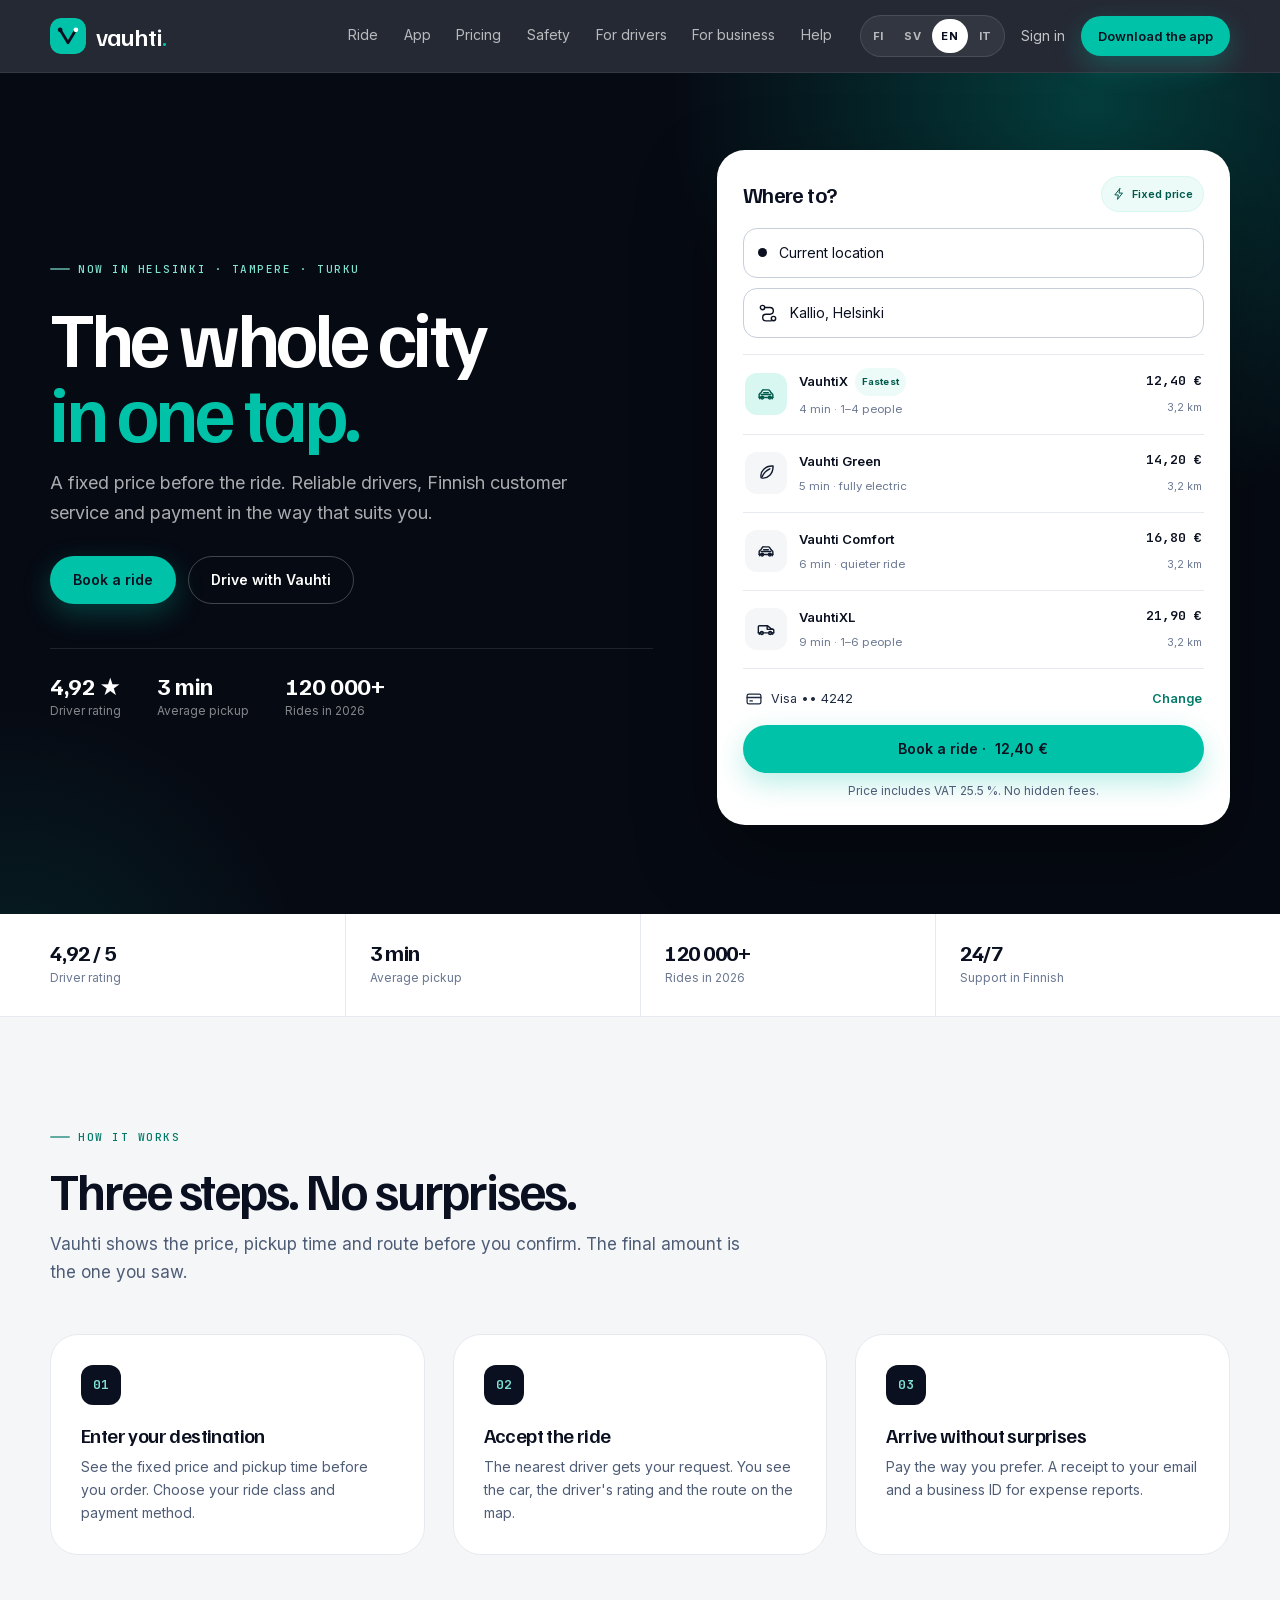
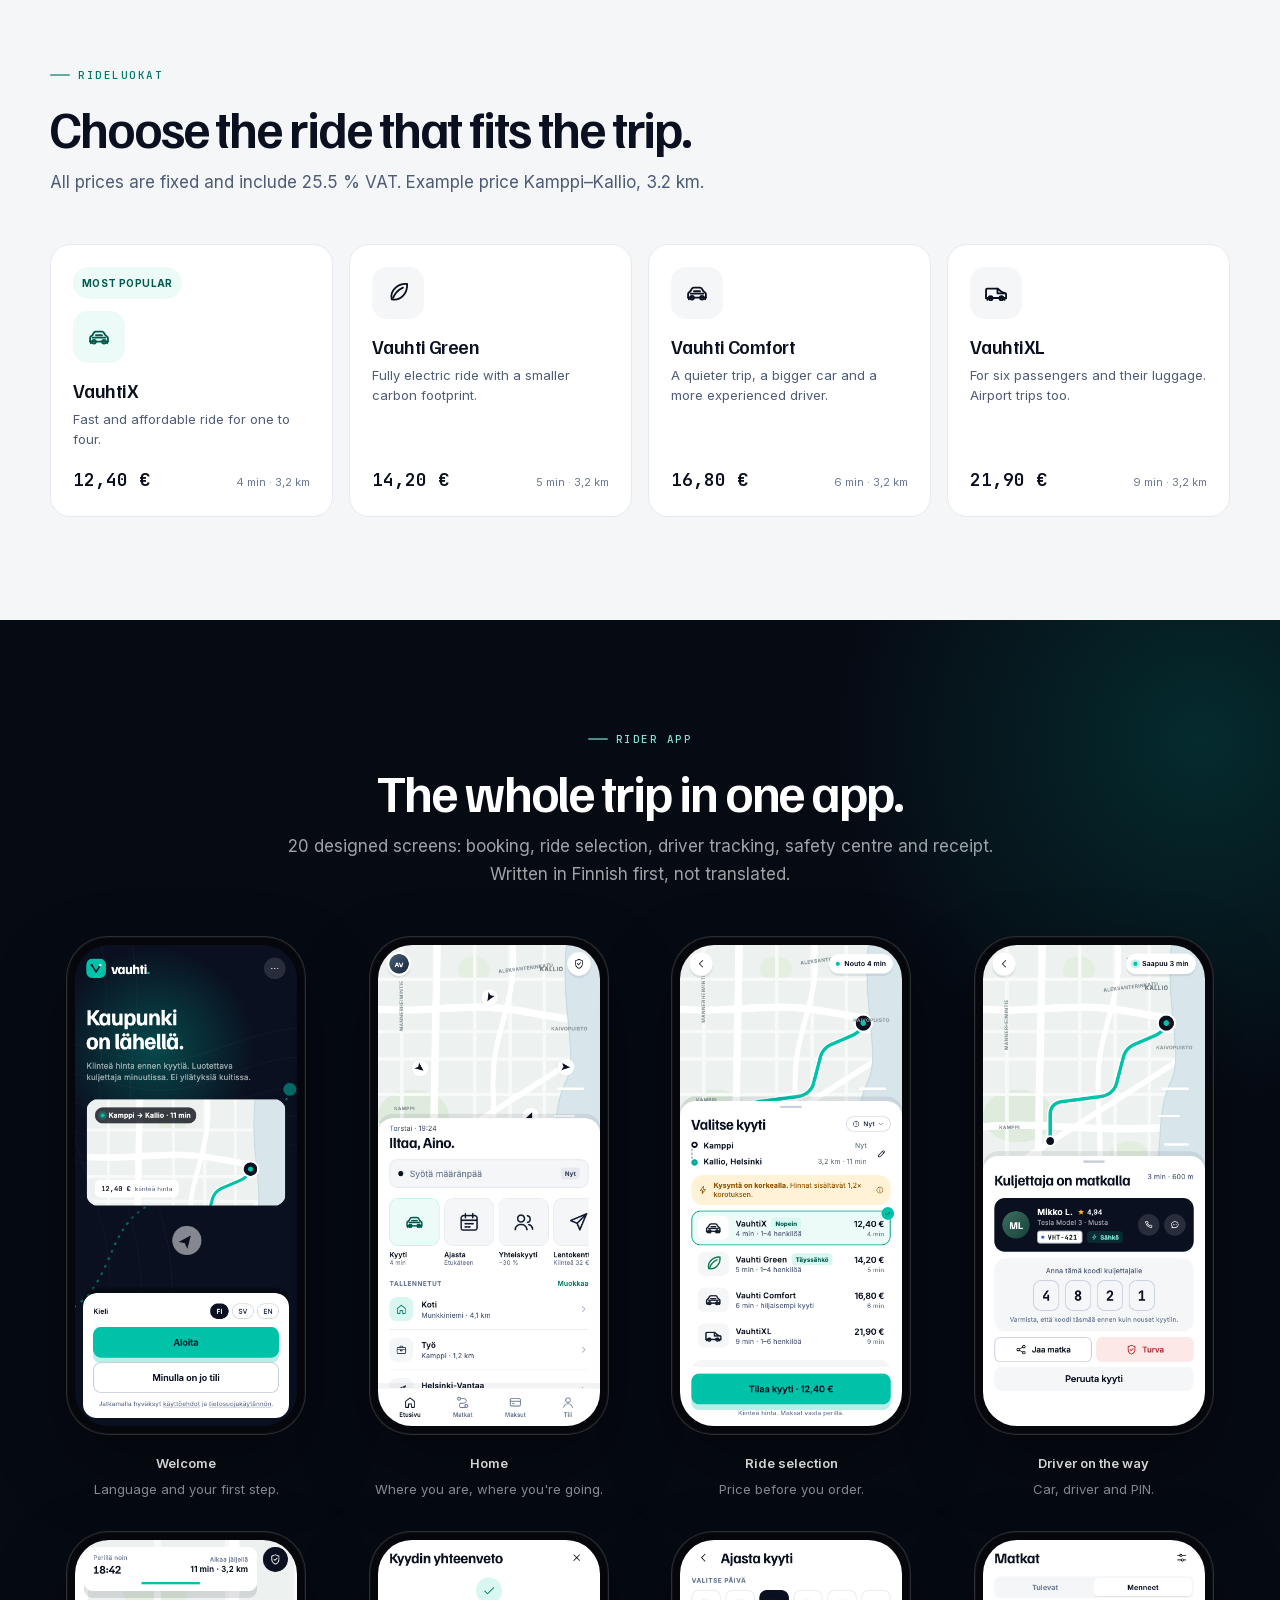
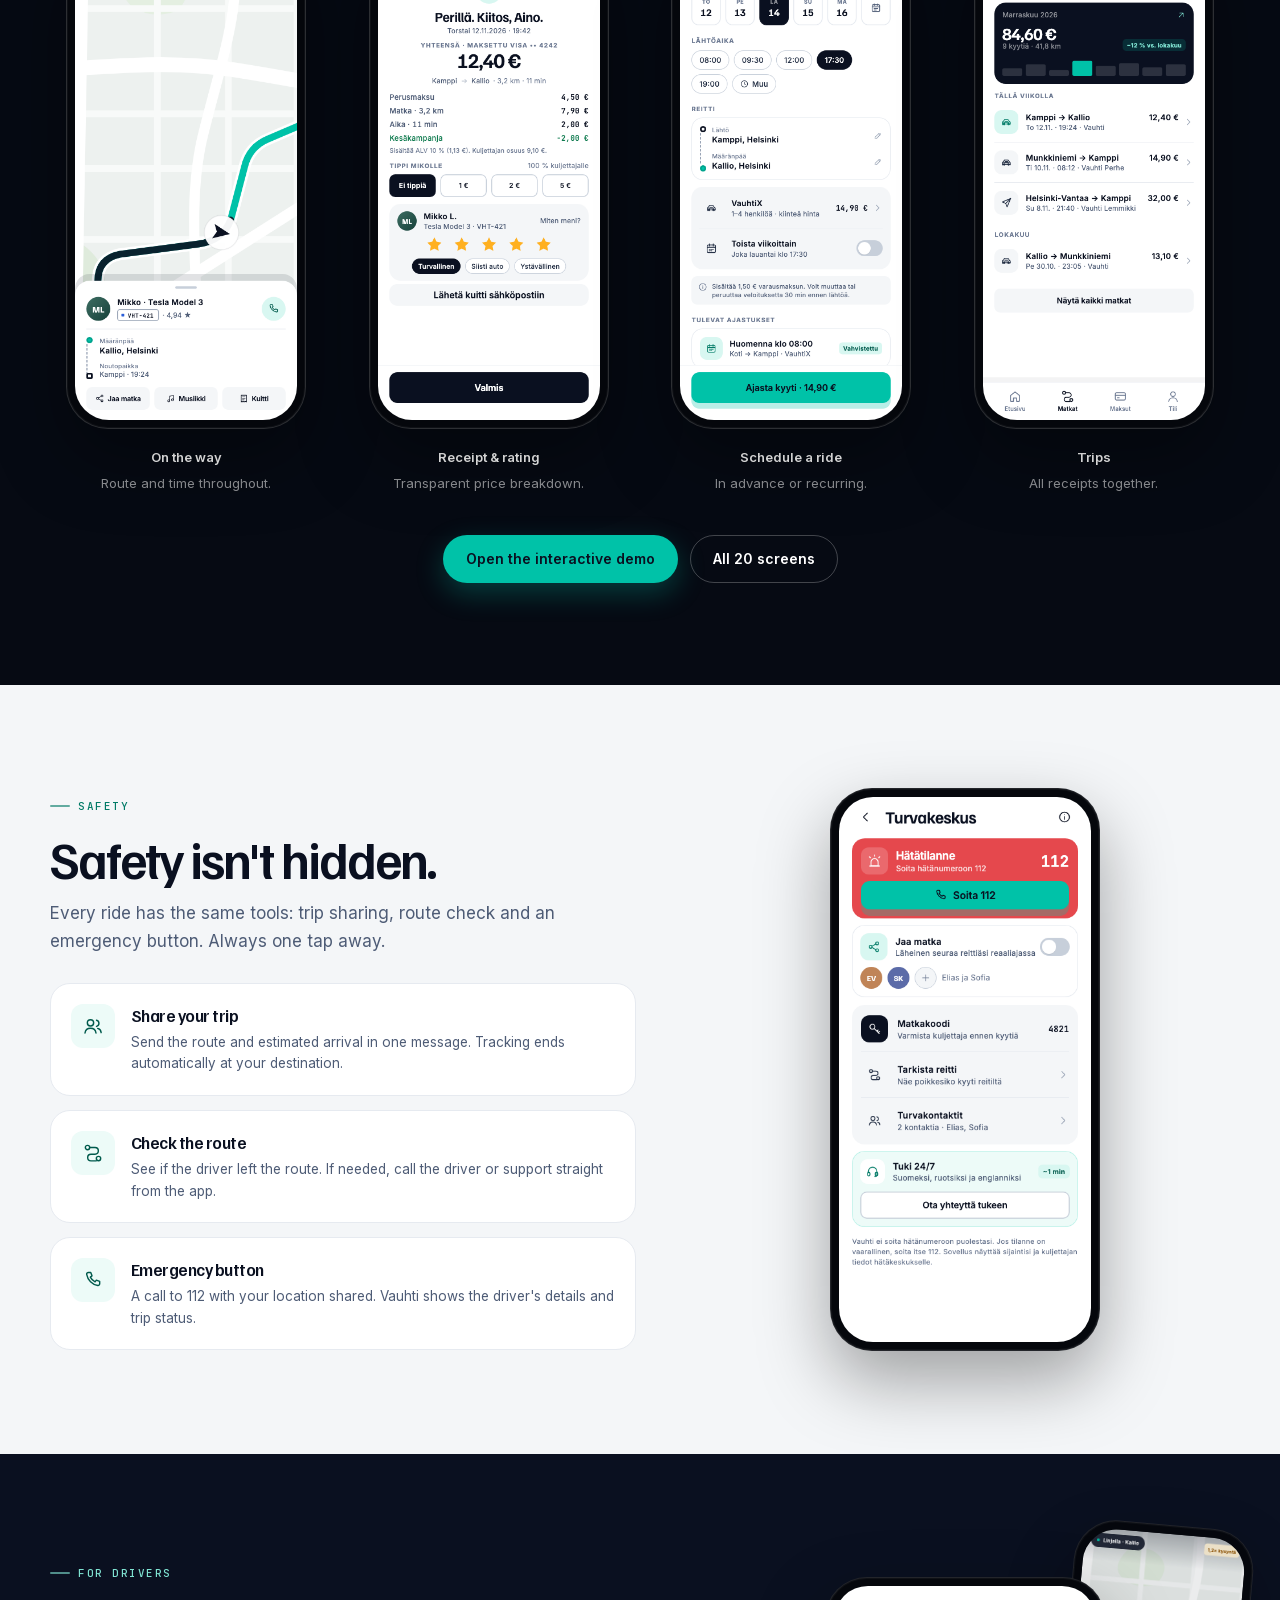
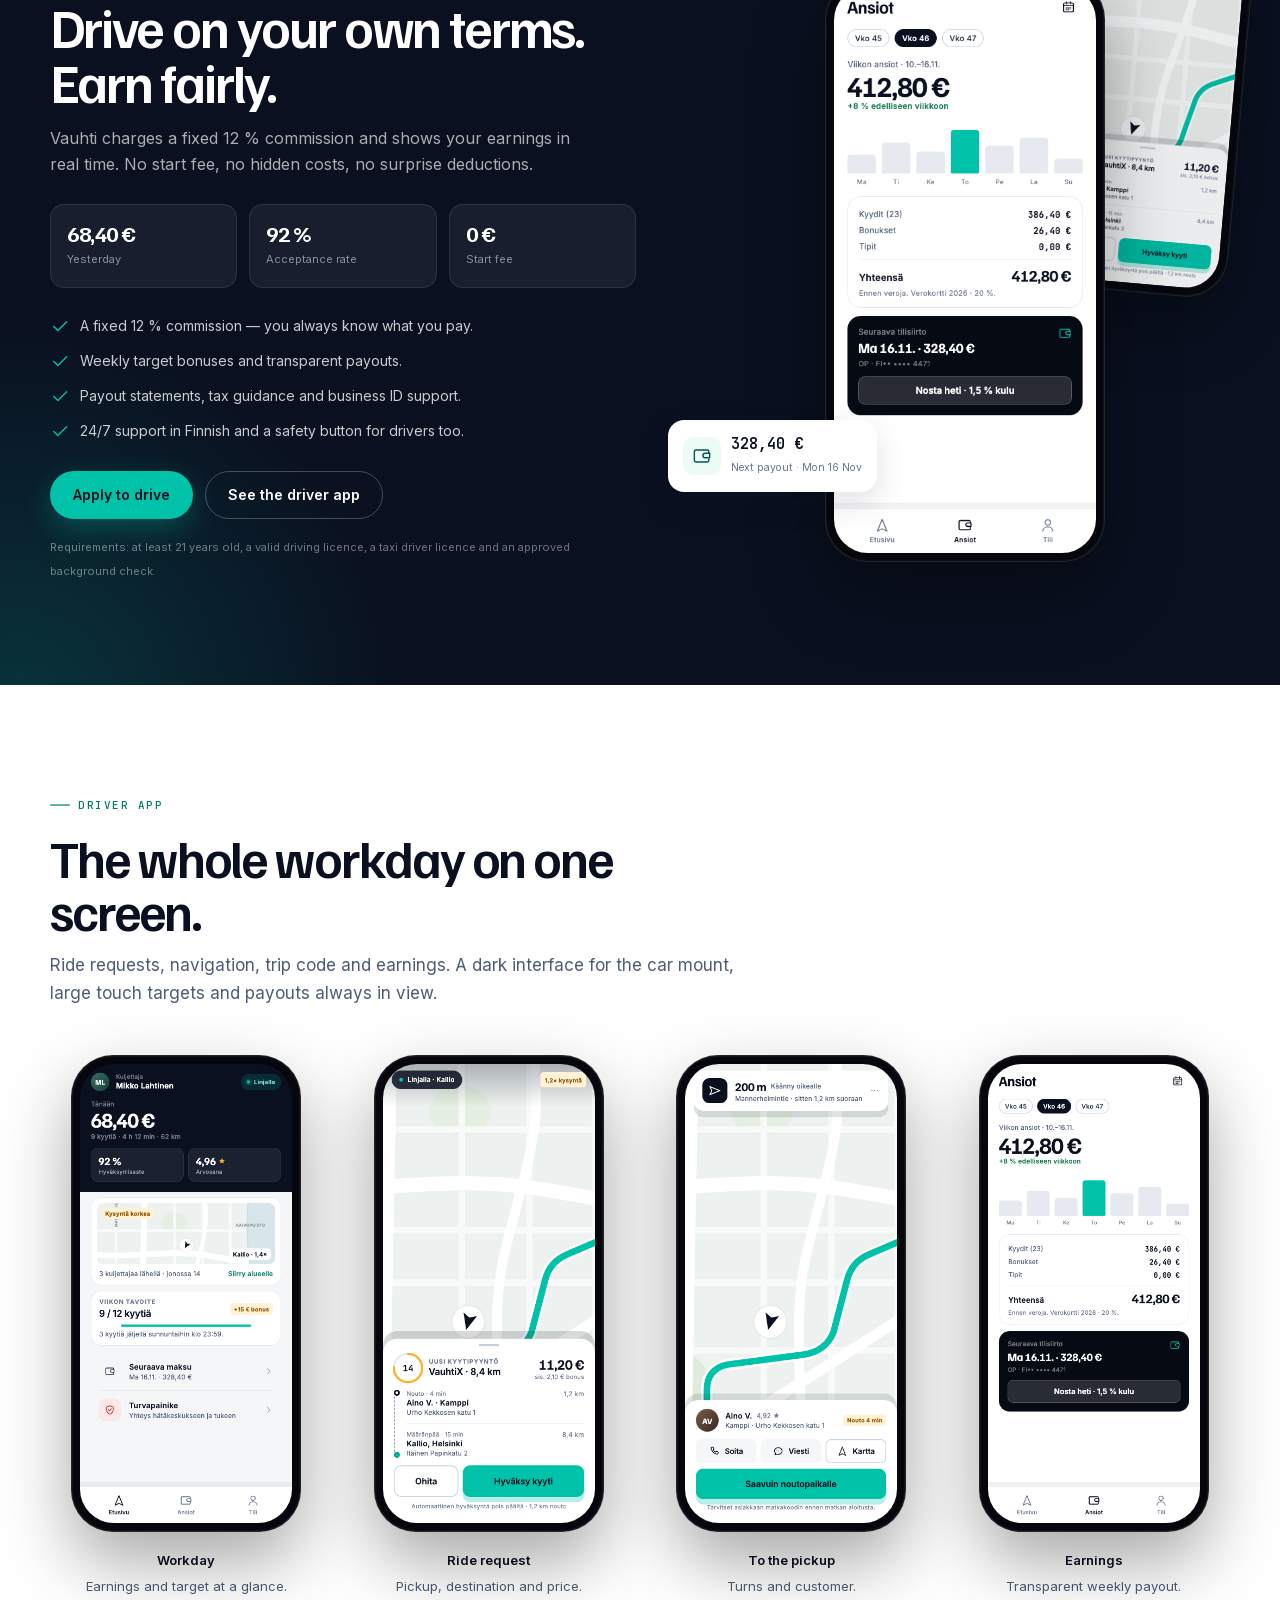
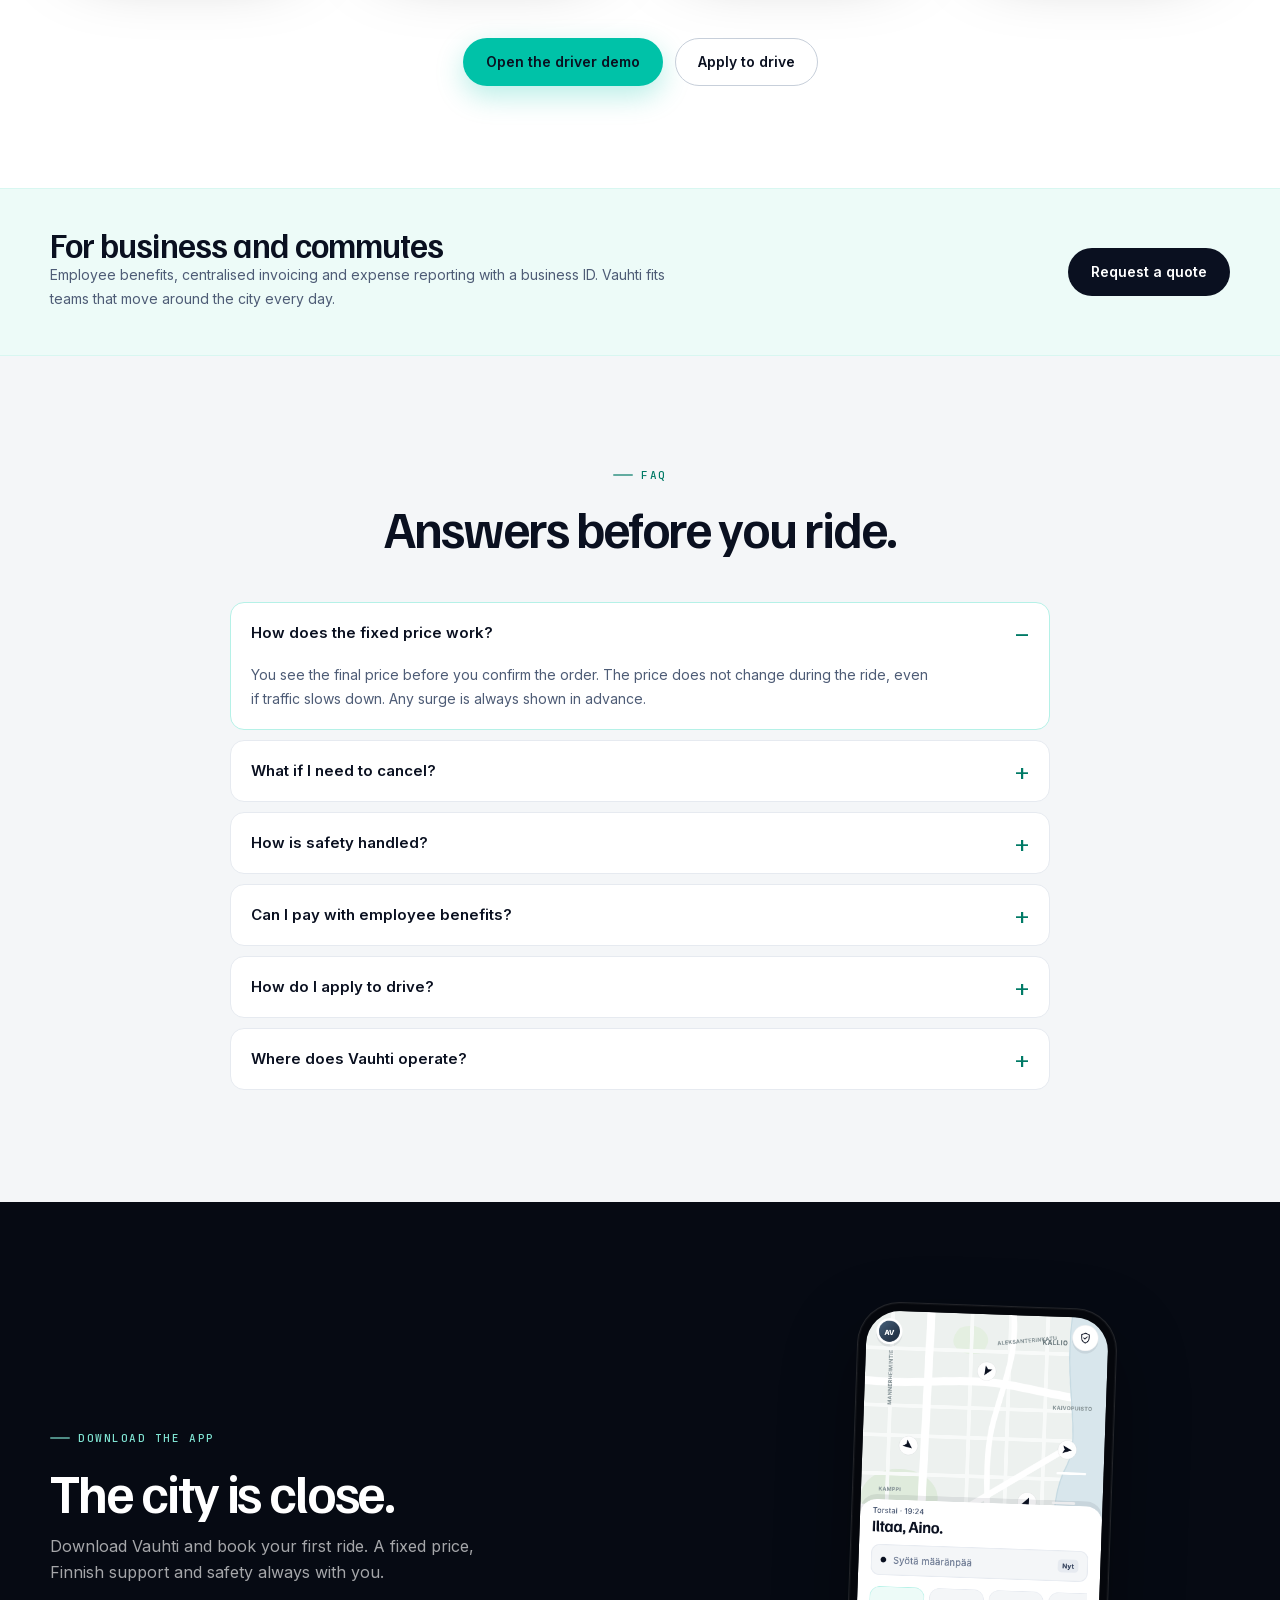
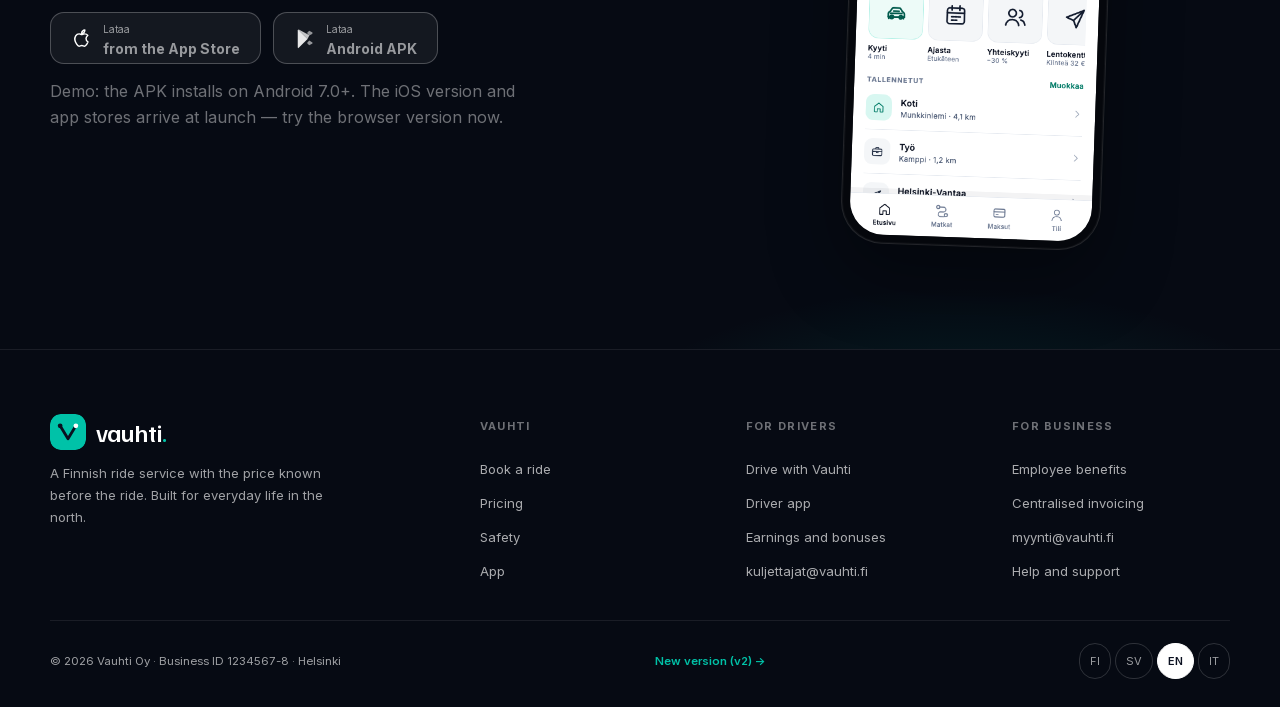
<file: en/index.html>
<!DOCTYPE html>
<html lang="en">
<head>
<meta charset="utf-8">
<meta name="viewport" content="width=device-width, initial-scale=1">
<title>Vauhti — The city is close.</title>
<meta name="description" content="Vauhti is a Finnish ride service. A fixed price before the ride, reliable drivers and safety always with you. Book a ride or apply to drive.">
<meta name="theme-color" content="#0A1020">
<meta property="og:locale" content="en_GB">
<meta property="og:locale:alternate" content="en_GB">
<meta property="og:locale:alternate" content="sv_SE">
<meta property="og:locale:alternate" content="it_IT">
<meta property="og:type" content="website">
<meta property="og:title" content="Vauhti — The city is close.">
<meta property="og:description" content="A fixed price before the ride, Finnish customer service and safety always with you. Meet the rider and driver apps.">
<meta property="og:image" content="../assets/shots/home.png">
<meta name="twitter:card" content="summary_large_image">
<link rel="canonical" href="https://vauhti-app.pages.dev/en/">
<link rel="alternate" hreflang="fi" href="https://vauhti-app.pages.dev/">
<link rel="alternate" hreflang="en" href="https://vauhti-app.pages.dev/en/">
<link rel="alternate" hreflang="it" href="https://vauhti-app.pages.dev/it/">
<link rel="alternate" hreflang="x-default" href="https://vauhti-app.pages.dev/">
<link rel="icon" href="../assets/favicon.png" type="image/png" sizes="192x192">
<link rel="apple-touch-icon" href="../assets/favicon.png">
<link rel="stylesheet" href="../assets/fonts.css?v=1">
<link rel="stylesheet" href="../assets/tokens.css?v=1">
<link rel="stylesheet" href="../assets/site.css?v=5">
<style>.footer-bottom .v2-link{color:#00C2A8;text-decoration:none;font-weight:600}</style>
</head>
<body id="top">
<a class="skip-link" href="#main">Skip to content</a>

<!-- Icon sprite (paths from the Vauhti icon set) -->
<svg xmlns="http://www.w3.org/2000/svg" style="position:absolute;width:0;height:0;overflow:hidden" aria-hidden="true">
  <symbol id="i-car" viewBox="0 0 24 24" fill="none" stroke="currentColor" stroke-width="1.7" stroke-linecap="round" stroke-linejoin="round">
    <path d="M3.8 16.2v-3.4c0-.5.2-.9.6-1.2l1.7-1.4 1.3-2.3A2 2 0 0 1 9.2 7h5.6a2 2 0 0 1 1.7 1l1.4 2.3 1.7 1.4c.4.3.6.7.6 1.2v3.3"/>
    <path d="M3.8 16.2h16.4"/><path d="M4.5 16.2v1.6M19.5 16.2v1.6"/>
    <circle cx="7.4" cy="16.3" r="1.7"/><circle cx="16.6" cy="16.3" r="1.7"/>
    <path d="M9.2 10.4h5.6"/><path d="M6.2 12.6h11.6"/>
  </symbol>
  <symbol id="i-leaf" viewBox="0 0 24 24" fill="none" stroke="currentColor" stroke-width="1.7" stroke-linecap="round" stroke-linejoin="round">
    <path d="M20.4 3.6C11.6 3 4.4 9.7 6.2 17.8c8.1 1.8 14.8-5.4 14.2-14.2Z"/>
    <path d="M7.4 16.6C9 12.4 12 9.1 16.6 7"/>
  </symbol>
  <symbol id="i-van" viewBox="0 0 24 24" fill="none" stroke="currentColor" stroke-width="1.7" stroke-linecap="round" stroke-linejoin="round">
    <path d="M2.8 16.6V9.2c0-.7.5-1.2 1.2-1.2h9.6l4 3.3 3.1 1.1c.4.2.6.5.6.9v3.3"/>
    <path d="M2.8 16.6h18.5"/><circle cx="7" cy="16.8" r="1.8"/><circle cx="17" cy="16.8" r="1.8"/>
    <path d="M4 16.8v1.4M20 16.8v1.4"/><path d="M13.4 8v4.4h7.4"/>
  </symbol>
  <symbol id="i-shield" viewBox="0 0 24 24" fill="none" stroke="currentColor" stroke-width="1.7" stroke-linecap="round" stroke-linejoin="round">
    <path d="M12 2.8 4.8 5.7v5.7c0 4.6 3 8.6 7.2 10.1 4.2-1.5 7.2-5.5 7.2-10.1V5.7L12 2.8Z"/>
    <path d="m8.8 11.8 2.2 2.2 4.4-4.4"/>
  </symbol>
  <symbol id="i-wallet" viewBox="0 0 24 24" fill="none" stroke="currentColor" stroke-width="1.7" stroke-linecap="round" stroke-linejoin="round">
    <path d="M20.2 8.6V6.8a2 2 0 0 0-2-2H4.8a2 2 0 0 0-2 2v10.4a2 2 0 0 0 2 2h13.4a2 2 0 0 0 2-2v-1.8"/>
    <path d="M21.2 8.6h-5.4a2.7 2.7 0 0 0 0 5.4h5.4Z"/>
  </symbol>
  <symbol id="i-bolt" viewBox="0 0 24 24" fill="none" stroke="currentColor" stroke-width="1.7" stroke-linecap="round" stroke-linejoin="round">
    <path d="M13.4 2.8 4.8 13.6h6l-1.4 7.6 8.6-10.8h-6l1.4-7.6Z"/>
  </symbol>
  <symbol id="i-clock" viewBox="0 0 24 24" fill="none" stroke="currentColor" stroke-width="1.7" stroke-linecap="round" stroke-linejoin="round">
    <circle cx="12" cy="12" r="9"/><path d="M12 6.8V12l3.6 2.2"/>
  </symbol>
  <symbol id="i-phone" viewBox="0 0 24 24" fill="none" stroke="currentColor" stroke-width="1.7" stroke-linecap="round" stroke-linejoin="round">
    <path d="M6.4 3h2.9l1.5 4-2 1.5a12.4 12.4 0 0 0 5.7 5.7l1.5-2 4 1.5v2.9a2 2 0 0 1-2.2 2A16.6 16.6 0 0 1 4.4 5.2 2 2 0 0 1 6.4 3Z"/>
  </symbol>
  <symbol id="i-users" viewBox="0 0 24 24" fill="none" stroke="currentColor" stroke-width="1.7" stroke-linecap="round" stroke-linejoin="round">
    <circle cx="9" cy="8.2" r="3.8"/><path d="M2.4 20.4c.5-3.6 3.3-5.8 6.6-5.8s6.1 2.2 6.6 5.8"/>
    <path d="M16.2 5.1a3.8 3.8 0 0 1 0 7.4M17.6 14.9c2.4.5 3.9 2.4 4.2 5.1"/>
  </symbol>
  <symbol id="i-card" viewBox="0 0 24 24" fill="none" stroke="currentColor" stroke-width="1.7" stroke-linecap="round" stroke-linejoin="round">
    <rect x="2.8" y="5.4" width="18.4" height="13.2" rx="2.4"/><path d="M2.8 10h18.4"/><path d="M6.6 14.6h3.2"/>
  </symbol>
  <symbol id="i-work" viewBox="0 0 24 24" fill="none" stroke="currentColor" stroke-width="1.7" stroke-linecap="round" stroke-linejoin="round">
    <rect x="3" y="7.5" width="18" height="12.5" rx="2"/>
    <path d="M9 7.5V5.8c0-.7.6-1.3 1.3-1.3h3.4c.7 0 1.3.6 1.3 1.3v1.7"/>
    <path d="M3 12.4h18"/><path d="M10.4 12.4v2.2h3.2v-2.2"/>
  </symbol>
  <symbol id="i-route" viewBox="0 0 24 24" fill="none" stroke="currentColor" stroke-width="1.7" stroke-linecap="round" stroke-linejoin="round">
    <circle cx="5.4" cy="5.4" r="2.6"/><circle cx="18.6" cy="18.6" r="2.6"/>
    <path d="M8 5.4h6.4a4 4 0 0 1 0 8H9.6a4 4 0 0 0 0 8H16"/>
  </symbol>
  <symbol id="i-check" viewBox="0 0 24 24" fill="none" stroke="currentColor" stroke-width="1.7" stroke-linecap="round" stroke-linejoin="round">
    <path d="m4.5 12.5 5 5L20 6.8"/>
  </symbol>
  <symbol id="i-calendar" viewBox="0 0 24 24" fill="none" stroke="currentColor" stroke-width="1.7" stroke-linecap="round" stroke-linejoin="round">
    <rect x="3.2" y="5" width="17.6" height="16" rx="2.6"/>
    <path d="M3.2 10h17.6M8 2.8v4.4M16 2.8v4.4"/><path d="M7.6 14h2M11 14h2M14.4 14h2M7.6 17.4h2M11 17.4h2"/>
  </symbol>
</svg>

<header class="site-header" data-open="false">
  <div class="wrap nav">
    <a class="brand" href="#top" aria-label="Vauhti home">
      <svg class="brand-mark" viewBox="0 0 64 64" aria-hidden="true">
        <rect width="64" height="64" rx="19" fill="#00C2A8"/>
        <path d="M18 21 32 44 46 21" fill="none" stroke="#0A1020" stroke-width="5" stroke-linecap="round" stroke-linejoin="round"/>
        <circle cx="18" cy="21" r="4.2" fill="#0A1020"/><circle cx="46" cy="21" r="4.2" fill="#fff"/>
      </svg>
      <span>vauhti<span class="dot">.</span></span>
    </a>

    <nav class="nav-links" aria-label="Main menu">
      <a href="#kyyti">Ride</a>
      <a href="#sovellus">App</a>
      <a href="#hinnat">Pricing</a>
      <a href="#turvallisuus">Safety</a>
      <a href="#kuljettajalle">For drivers</a>
      <a href="#yrityksille">For business</a>
      <a href="#ukk">Help</a>
    </nav>

    <div class="nav-right">
      <div class="lang-switch" role="group" aria-label="Language">
          <a href="../" lang="fi" hreflang="fi">FI</a>
          <a href="../sv/" lang="sv" hreflang="sv">SV</a>
          <a href="./" aria-current="true">EN</a>
          <a href="../it/" lang="it" hreflang="it">IT</a>
        </div>
      <a class="nav-login" href="#lataa">Sign in</a>
      <a class="btn btn-primary btn-sm" href="#lataa">Download the app</a>
    </div>

    <button class="nav-toggle" type="button" aria-expanded="false" aria-controls="top" aria-label="Open menu">
      <svg class="ico" viewBox="0 0 24 24" aria-hidden="true"><path d="M4 7h16M4 12h16M4 17h16" fill="none" stroke="currentColor" stroke-width="1.8" stroke-linecap="round"/></svg>
    </button>
  </div>
</header>

<main id="main">
  <!-- ================= HERO ================= -->
  <section class="hero" id="kyyti">
    <div class="wrap hero-grid">
      <div class="hero-copy">
        <span class="eyebrow on-dark" data-cms="kyyti_now_in_helsinki_tampere_turku">Now in Helsinki · Tampere · Turku</span>
        <h1 data-cms="kyyti_the_whole_city_in_one_tap">The whole city<br><em>in one tap.</em></h1>
        <p class="hero-sub" data-cms="kyyti_a_fixed_price_before_the_ride_reliable_drivers">A fixed price before the ride. Reliable drivers, Finnish customer service and payment in the way that suits you.</p>
        <div class="hero-actions">
          <a class="btn btn-primary" href="#kyyti">Book a ride</a>
          <a class="btn btn-ghost" href="#kuljettajalle">Drive with Vauhti</a>
        </div>
        <div class="hero-stats">
          <div><b>4,92 ★</b><span>Driver rating</span></div>
          <div><b>3 min</b><span>Average pickup</span></div>
          <div><b>120 000+</b><span>Rides in 2026</span></div>
        </div>
      </div>

      <div class="book-card" aria-label="Book a ride">
        <div class="book-head">
          <h2 data-cms="kyyti_where_to">Where to?</h2>
          <span class="book-badge"><svg class="ico" style="width:14px;height:14px" aria-hidden="true"><use href="#i-bolt"/></svg> Fixed price</span>
        </div>

        <div class="field">
          <span class="dot" aria-hidden="true"></span>
          <input value="Current location" aria-label="Pickup">
        </div>
        <div class="field">
          <svg class="ico" aria-hidden="true"><use href="#i-route"/></svg>
          <input value="Kallio, Helsinki" aria-label="Destination">
        </div>

        <div class="ride-list" role="group" aria-label="Ride class">
          <button class="ride-option" type="button" data-price="12,40 €" aria-pressed="true">
            <span class="veh"><svg class="ico" aria-hidden="true"><use href="#i-car"/></svg></span>
            <span class="grow"><span class="name">VauhtiX</span><span class="meta">4 min · 1–4 people</span></span>
            <span class="price"><b>12,40 €</b><span>3,2 km</span></span>
          </button>
          <button class="ride-option" type="button" data-price="14,20 €" aria-pressed="false">
            <span class="veh"><svg class="ico" aria-hidden="true"><use href="#i-leaf"/></svg></span>
            <span class="grow"><span class="name">Vauhti Green</span><span class="meta">5 min · fully electric</span></span>
            <span class="price"><b>14,20 €</b><span>3,2 km</span></span>
          </button>
          <button class="ride-option" type="button" data-price="16,80 €" aria-pressed="false">
            <span class="veh"><svg class="ico" aria-hidden="true"><use href="#i-car"/></svg></span>
            <span class="grow"><span class="name">Vauhti Comfort</span><span class="meta">6 min · quieter ride</span></span>
            <span class="price"><b>16,80 €</b><span>3,2 km</span></span>
          </button>
          <button class="ride-option" type="button" data-price="21,90 €" aria-pressed="false">
            <span class="veh"><svg class="ico" aria-hidden="true"><use href="#i-van"/></svg></span>
            <span class="grow"><span class="name">VauhtiXL</span><span class="meta">9 min · 1–6 people</span></span>
            <span class="price"><b>21,90 €</b><span>3,2 km</span></span>
          </button>
        </div>

        <div class="book-pay">
          <span class="pay-left"><svg class="ico" style="width:18px;height:18px" aria-hidden="true"><use href="#i-card"/></svg> Visa •• 4242</span>
          <a class="link" href="#ukk">Change</a>
        </div>

        <a class="btn btn-primary btn-block" href="../demo/?screen=/options">Book a ride · <span id="book-total">12,40 €</span></a>
        <p class="tiny muted" style="margin-top:10px;text-align:center" data-cms="kyyti_price_includes_vat_25_5_no_hidden_fees">Price includes VAT 25.5 %. No hidden fees.</p>
      </div>
    </div>
  </section>

  <!-- ================= TRUST ================= -->
  <div class="trust-strip" aria-label="Vauhti in numbers">
    <div class="wrap trust-grid">
      <div class="trust-item"><b>4,92 / 5</b><span>Driver rating</span></div>
      <div class="trust-item"><b>3 min</b><span>Average pickup</span></div>
      <div class="trust-item"><b>120 000+</b><span>Rides in 2026</span></div>
      <div class="trust-item"><b>24/7</b><span>Support in Finnish</span></div>
    </div>
  </div>

  <!-- ================= HOW IT WORKS ================= -->
  <section class="section" id="nain-se-toimii">
    <div class="wrap">
      <div class="section-head">
        <span class="eyebrow" data-cms="nain_se_toimii_how_it_works">How it works</span>
        <h2 data-cms="nain_se_toimii_three_steps_no_surprises">Three steps. No surprises.</h2>
        <p data-cms="nain_se_toimii_vauhti_shows_the_price_pickup_time_and_route_b">Vauhti shows the price, pickup time and route before you confirm. The final amount is the one you saw.</p>
      </div>
      <div class="steps">
        <article class="step">
          <span class="num">01</span>
          <h3 data-cms="nain_se_toimii_enter_your_destination">Enter your destination</h3>
          <p data-cms="nain_se_toimii_see_the_fixed_price_and_pickup_time_before_you">See the fixed price and pickup time before you order. Choose your ride class and payment method.</p>
        </article>
        <article class="step">
          <span class="num">02</span>
          <h3 data-cms="nain_se_toimii_accept_the_ride">Accept the ride</h3>
          <p data-cms="nain_se_toimii_the_nearest_driver_gets_your_request_you_see_t">The nearest driver gets your request. You see the car, the driver's rating and the route on the map.</p>
        </article>
        <article class="step">
          <span class="num">03</span>
          <h3 data-cms="nain_se_toimii_arrive_without_surprises">Arrive without surprises</h3>
          <p data-cms="nain_se_toimii_pay_the_way_you_prefer_a_receipt_to_your_email">Pay the way you prefer. A receipt to your email and a business ID for expense reports.</p>
        </article>
      </div>
    </div>
  </section>

  <!-- ================= RIDE CLASSES ================= -->
  <section class="section" id="hinnat" style="padding-top:0">
    <div class="wrap">
      <div class="section-head">
        <span class="eyebrow" data-cms="hinnat_rideluokat">Rideluokat</span>
        <h2 data-cms="hinnat_choose_the_ride_that_fits_the_trip">Choose the ride that fits the trip.</h2>
        <p data-cms="hinnat_all_prices_are_fixed_and_include_25_5_vat_exam">All prices are fixed and include 25.5 % VAT. Example price Kamppi–Kallio, 3.2 km.</p>
      </div>
      <div class="classes">
        <article class="class-card highlight">
          <span class="tag">Most popular</span>
          <span class="veh"><svg class="ico" style="width:26px;height:26px" aria-hidden="true"><use href="#i-car"/></svg></span>
          <h3 data-cms="hinnat_vauhtix">VauhtiX</h3>
          <p data-cms="hinnat_fast_and_affordable_ride_for_one_to_four">Fast and affordable ride for one to four.</p>
          <div class="price"><b>12,40 €</b><span>4 min · 3,2 km</span></div>
        </article>
        <article class="class-card">
          <span class="veh"><svg class="ico" style="width:26px;height:26px" aria-hidden="true"><use href="#i-leaf"/></svg></span>
          <h3 data-cms="hinnat_vauhti_green">Vauhti Green</h3>
          <p data-cms="hinnat_fully_electric_ride_with_a_smaller_carbon_foot">Fully electric ride with a smaller carbon footprint.</p>
          <div class="price"><b>14,20 €</b><span>5 min · 3,2 km</span></div>
        </article>
        <article class="class-card">
          <span class="veh"><svg class="ico" style="width:26px;height:26px" aria-hidden="true"><use href="#i-car"/></svg></span>
          <h3 data-cms="hinnat_vauhti_comfort">Vauhti Comfort</h3>
          <p data-cms="hinnat_a_quieter_trip_a_bigger_car_and_a_more_experie">A quieter trip, a bigger car and a more experienced driver.</p>
          <div class="price"><b>16,80 €</b><span>6 min · 3,2 km</span></div>
        </article>
        <article class="class-card">
          <span class="veh"><svg class="ico" style="width:26px;height:26px" aria-hidden="true"><use href="#i-van"/></svg></span>
          <h3 data-cms="hinnat_vauhtixl">VauhtiXL</h3>
          <p data-cms="hinnat_for_six_passengers_and_their_luggage_airport_t">For six passengers and their luggage. Airport trips too.</p>
          <div class="price"><b>21,90 €</b><span>9 min · 3,2 km</span></div>
        </article>
      </div>
    </div>
  </section>

  <!-- ================= APP SHOWCASE ================= -->
  <section class="section showcase" id="sovellus">
    <div class="wrap">
      <div class="section-head center">
        <span class="eyebrow" data-cms="sovellus_rider_app">Rider app</span>
        <h2 data-cms="sovellus_the_whole_trip_in_one_app">The whole trip in one app.</h2>
        <p data-cms="sovellus_20_designed_screens_booking_ride_selection_dri">20 designed screens: booking, ride selection, driver tracking, safety centre and receipt. Written in Finnish first, not translated.</p>
      </div>

      <div class="shot-grid">
        <figure class="shot-item">
          <div class="phone"><img src="../assets/shots/welcome.png" alt="Vauhti app welcome screen with language selection"></div>
          <figcaption><b>Welcome</b>Language and your first step.</figcaption>
        </figure>
        <figure class="shot-item">
          <div class="phone"><img src="../assets/shots/home.png" alt="Vauhti app home: destination, services and saved addresses"></div>
          <figcaption><b>Home</b>Where you are, where you're going.</figcaption>
        </figure>
        <figure class="shot-item">
          <div class="phone"><img src="../assets/shots/options.png" alt="Ride selection: VauhtiX, Green, Comfort and XL with fixed prices"></div>
          <figcaption><b>Ride selection</b>Price before you order.</figcaption>
        </figure>
        <figure class="shot-item">
          <div class="phone"><img src="../assets/shots/found.png" alt="Driver on the way: car, plate and PIN"></div>
          <figcaption><b>Driver on the way</b>Car, driver and PIN.</figcaption>
        </figure>
        <figure class="shot-item">
          <div class="phone"><img src="../assets/shots/ride.png" alt="In-ride view: route on the map, time and safety tools"></div>
          <figcaption><b>On the way</b>Route and time throughout.</figcaption>
        </figure>
        <figure class="shot-item">
          <div class="phone"><img src="../assets/shots/receipt.png" alt="Receipt and rating: price breakdown, tip and driver rating"></div>
          <figcaption><b>Receipt &amp; rating</b>Transparent price breakdown.</figcaption>
        </figure>
        <figure class="shot-item">
          <div class="phone"><img src="../assets/shots/scheduled.png" alt="Schedule a ride: day, time and recurring ride"></div>
          <figcaption><b>Schedule a ride</b>In advance or recurring.</figcaption>
        </figure>
        <figure class="shot-item">
          <div class="phone"><img src="../assets/shots/trips.png" alt="Trip history: monthly spend and past trips"></div>
          <figcaption><b>Trips</b>All receipts together.</figcaption>
        </figure>
      </div>

      <div class="showcase-cta">
        <a class="btn btn-primary" href="../demo/?screen=/home">Open the interactive demo</a>
        <a class="btn btn-ghost" href="../index.html#rider">All 20 screens</a>
      </div>
    </div>
  </section>

  <!-- ================= SAFETY ================= -->
  <section class="section" id="turvallisuus">
    <div class="wrap safety-grid">
      <div>
        <div class="section-head" style="margin-bottom:28px">
          <span class="eyebrow" data-cms="turvallisuus_safety">Safety</span>
          <h2 data-cms="turvallisuus_safety_isn_t_hidden">Safety isn't hidden.</h2>
          <p data-cms="turvallisuus_every_ride_has_the_same_tools_trip_sharing_rou">Every ride has the same tools: trip sharing, route check and an emergency button. Always one tap away.</p>
        </div>
        <div class="safety-list">
          <article class="safety-item">
            <span class="lead"><svg class="ico" aria-hidden="true"><use href="#i-users"/></svg></span>
            <div><h3 data-cms="turvallisuus_share_your_trip">Share your trip</h3><p data-cms="turvallisuus_send_the_route_and_estimated_arrival_in_one_me">Send the route and estimated arrival in one message. Tracking ends automatically at your destination.</p></div>
          </article>
          <article class="safety-item">
            <span class="lead"><svg class="ico" aria-hidden="true"><use href="#i-route"/></svg></span>
            <div><h3 data-cms="turvallisuus_check_the_route">Check the route</h3><p data-cms="turvallisuus_see_if_the_driver_left_the_route_if_needed_cal">See if the driver left the route. If needed, call the driver or support straight from the app.</p></div>
          </article>
          <article class="safety-item">
            <span class="lead"><svg class="ico" aria-hidden="true"><use href="#i-phone"/></svg></span>
            <div><h3 data-cms="turvallisuus_emergency_button">Emergency button</h3><p data-cms="turvallisuus_a_call_to_112_with_your_location_shared_vauhti">A call to 112 with your location shared. Vauhti shows the driver's details and trip status.</p></div>
          </article>
        </div>
      </div>
      <div class="safety-media">
        <div class="phone"><img src="../assets/shots/safety.png" alt="Safety centre: emergency, trip sharing, trip code and safety contacts"></div>
      </div>
    </div>
  </section>

  <!-- ================= DRIVER ================= -->
  <section class="section driver" id="kuljettajalle">
    <div class="wrap driver-grid">
      <div>
        <span class="eyebrow on-dark" data-cms="kuljettajalle_for_drivers">For drivers</span>
        <h2 data-cms="kuljettajalle_drive_on_your_own_terms_earn_fairly">Drive on your own terms.<br>Earn fairly.</h2>
        <p class="lead" data-cms="kuljettajalle_vauhti_charges_a_fixed_12_commission_and_shows">Vauhti charges a fixed 12 % commission and shows your earnings in real time. No start fee, no hidden costs, no surprise deductions.</p>

        <div class="driver-stats">
          <div class="driver-stat"><b>68,40 €</b><span>Yesterday</span></div>
          <div class="driver-stat"><b>92 %</b><span>Acceptance rate</span></div>
          <div class="driver-stat"><b>0 €</b><span>Start fee</span></div>
        </div>

        <ul class="benefits">
          <li><svg class="ico" aria-hidden="true"><use href="#i-check"/></svg> A fixed 12 % commission — you always know what you pay.</li>
          <li><svg class="ico" aria-hidden="true"><use href="#i-check"/></svg> Weekly target bonuses and transparent payouts.</li>
          <li><svg class="ico" aria-hidden="true"><use href="#i-check"/></svg> Payout statements, tax guidance and business ID support.</li>
          <li><svg class="ico" aria-hidden="true"><use href="#i-check"/></svg> 24/7 support in Finnish and a safety button for drivers too.</li>
        </ul>

        <div class="hero-actions">
          <a class="btn btn-primary" href="mailto:kuljettajat@vauhti.fi?subject=Hakemus%20Vauhti-kuljettajaksi">Apply to drive</a>
          <a class="btn btn-ghost" href="../demo/?screen=/driver-home">See the driver app</a>
        </div>
        <p class="driver-note" data-cms="kuljettajalle_requirements_at_least_21_years_old_a_valid_dri">Requirements: at least 21 years old, a valid driving licence, a taxi driver licence and an approved background check.</p>
      </div>

      <div class="driver-media">
        <div class="phone driver-phone-back"><img src="../assets/shots/driver-offer.png" alt="Incoming ride request for the driver" ></div>
        <div class="phone"><img src="../assets/shots/driver-earnings.png" alt="Driver app: weekly earnings, bonuses and next payout"></div>
        <div class="driver-float">
          <span class="lead" style="width:38px;height:38px;border-radius:10px;display:grid;place-items:center;background:var(--brand-50);color:var(--brand-800)"><svg class="ico" aria-hidden="true"><use href="#i-wallet"/></svg></span>
          <div><b>328,40 €</b><span>Next payout · Mon 16 Nov</span></div>
        </div>
      </div>
    </div>
  </section>

  <!-- ================= DRIVER APP SHOWCASE ================= -->
  <section class="section driver-app" id="kuljettajasovellus">
    <div class="wrap">
      <div class="section-head">
        <span class="eyebrow" data-cms="kuljettajasovellus_driver_app">Driver app</span>
        <h2 data-cms="kuljettajasovellus_the_whole_workday_on_one_screen">The whole workday on one screen.</h2>
        <p data-cms="kuljettajasovellus_ride_requests_navigation_trip_code_and_earning">Ride requests, navigation, trip code and earnings. A dark interface for the car mount, large touch targets and payouts always in view.</p>
      </div>

      <div class="shot-grid driver-shots">
        <figure class="shot-item">
          <div class="phone"><img src="../assets/shots/driver-home.png" alt="Driver home: daily earnings, acceptance rate and weekly target"></div>
          <figcaption><b>Workday</b>Earnings and target at a glance.</figcaption>
        </figure>
        <figure class="shot-item">
          <div class="phone"><img src="../assets/shots/driver-offer.png" alt="Incoming ride request: pickup, destination, price and accept"></div>
          <figcaption><b>Ride request</b>Pickup, destination and price.</figcaption>
        </figure>
        <figure class="shot-item">
          <div class="phone"><img src="../assets/shots/driver-nav.png" alt="Navigation to pickup: next turn, distance and customer details"></div>
          <figcaption><b>To the pickup</b>Turns and customer.</figcaption>
        </figure>
        <figure class="shot-item">
          <div class="phone"><img src="../assets/shots/driver-earnings.png" alt="Earnings: weekly payout, bonuses, tips and next payment"></div>
          <figcaption><b>Earnings</b>Transparent weekly payout.</figcaption>
        </figure>
      </div>

      <div class="showcase-cta">
        <a class="btn btn-primary" href="../demo/?screen=/driver-home">Open the driver demo</a>
        <a class="btn btn-outline" href="mailto:kuljettajat@vauhti.fi?subject=Hakemus%20Vauhti-kuljettajaksi">Apply to drive</a>
      </div>
    </div>
  </section>

  <!-- ================= BUSINESS ================= -->
  <section class="business" id="yrityksille">
    <div class="wrap">
      <div>
        <h2 data-cms="yrityksille_for_business_and_commutes">For business and commutes</h2>
        <p data-cms="yrityksille_employee_benefits_centralised_invoicing_and_ex">Employee benefits, centralised invoicing and expense reporting with a business ID. Vauhti fits teams that move around the city every day.</p>
      </div>
      <a class="btn btn-dark" href="mailto:myynti@vauhti.fi?subject=Vauhti%20yrityksille">Request a quote</a>
    </div>
  </section>

  <!-- ================= FAQ ================= -->
  <section class="section" id="ukk">
    <div class="wrap">
      <div class="section-head center">
        <span class="eyebrow">FAQ</span>
        <h2 data-cms="ukk_answers_before_you_ride">Answers before you ride.</h2>
      </div>
      <div class="faq">
        <details open>
          <summary data-cms="ukk_how_does_the_fixed_price_work">How does the fixed price work?</summary>
          <p data-cms="ukk_you_see_the_final_price_before_you_confirm_the">You see the final price before you confirm the order. The price does not change during the ride, even if traffic slows down. Any surge is always shown in advance.</p>
        </details>
        <details>
          <summary data-cms="ukk_what_if_i_need_to_cancel">What if I need to cancel?</summary>
          <p data-cms="ukk_you_can_cancel_free_of_charge_until_the_driver">You can cancel free of charge until the driver has set off. After that a cancellation fee applies and is always shown before you confirm.</p>
        </details>
        <details>
          <summary data-cms="ukk_how_is_safety_handled">How is safety handled?</summary>
          <p data-cms="ukk_every_driver_has_a_background_check_a_taxi_dri">Every driver has a background check, a taxi driver licence and ongoing ratings. In the app you can share the trip, check the route and call emergency services with one tap.</p>
        </details>
        <details>
          <summary data-cms="ukk_can_i_pay_with_employee_benefits">Can I pay with employee benefits?</summary>
          <p data-cms="ukk_yes_vauhti_supports_the_most_common_employee_b">Yes. Vauhti supports the most common employee benefit cards and centralised invoicing. Receipts include a business ID and an itemised breakdown.</p>
        </details>
        <details>
          <summary data-cms="ukk_how_do_i_apply_to_drive">How do I apply to drive?</summary>
          <p data-cms="ukk_send_an_application_to_kuljettajat_vauhti_fi_y">Send an application to kuljettajat@vauhti.fi. You need to be at least 21, hold a valid driving licence and a taxi driver licence, and pass a background check.</p>
        </details>
        <details>
          <summary data-cms="ukk_where_does_vauhti_operate">Where does Vauhti operate?</summary>
          <p data-cms="ukk_vauhti_currently_operates_in_helsinki_tampere">Vauhti currently operates in Helsinki, Tampere and Turku. Next we are expanding to Espoo, Vantaa and Oulu.</p>
        </details>
      </div>
    </div>
  </section>

  <!-- ================= DOWNLOAD ================= -->
  <section class="section download" id="lataa">
    <div class="wrap download-grid">
      <div>
        <span class="eyebrow on-dark" data-cms="lataa_download_the_app">Download the app</span>
        <h2 data-cms="lataa_the_city_is_close">The city is close.</h2>
        <p data-cms="lataa_download_vauhti_and_book_your_first_ride_a_fix">Download Vauhti and book your first ride. A fixed price, Finnish support and safety always with you.</p>
        <div class="store-buttons">
          <a class="store-btn" href="../demo/?screen=/welcome">
            <svg class="ico" viewBox="0 0 24 24" fill="none" stroke="currentColor" stroke-width="1.6" stroke-linecap="round" stroke-linejoin="round" aria-hidden="true"><path d="M16.4 12.6c0-2.2 1.8-3.3 1.9-3.4-1-1.5-2.6-1.7-3.2-1.7-1.4-.1-2.7.8-3.4.8-.7 0-1.8-.8-2.9-.8-1.5 0-2.9.9-3.7 2.2-1.6 2.7-.4 6.8 1.1 9 .7 1.1 1.6 2.3 2.7 2.2 1.1 0 1.5-.7 2.9-.7s1.7.7 2.9.7c1.2 0 1.9-1.1 2.6-2.2.8-1.2 1.2-2.4 1.2-2.5 0 0-2.1-.8-2.1-3.6Z"/><path d="M14.2 5.9c.6-.7 1-1.7.9-2.7-.9 0-1.9.6-2.5 1.3-.6.6-1 1.6-.9 2.6 1 .1 1.9-.5 2.5-1.2Z"/></svg>
            <span><span>Lataa</span><b>from the App Store</b></span>
          </a>
          <a class="store-btn" href="https://github.com/jaervis/vauhti-app/releases/download/v1.0.0/vauhti-1.0.0.apk" download>
            <svg class="ico" viewBox="0 0 24 24" fill="none" aria-hidden="true"><path d="M4.6 2.9 14.8 13 4.6 23.1c-.3-.2-.5-.6-.5-1V3.9c0-.4.2-.8.5-1Z" fill="currentColor" opacity=".9"/><path d="m16.6 14.8 3.1 1.7c.7.4.7 1.4 0 1.8l-3.1 1.7-2.4-2.6 2.4-2.6Z" fill="currentColor" opacity=".55"/><path d="m16.6 9.2 3.1-1.7c.7-.4.7-1.4 0-1.8l-3.1-1.7-2.4 2.6 2.4 2.6Z" fill="currentColor" opacity=".55"/><path d="M14.8 13 4.6 2.9c.3-.2.7-.2 1.1 0l11.1 6.1-2 4Z" fill="currentColor" opacity=".75"/></svg>
            <span><span>Lataa</span><b>Android APK</b></span>
          </a>
        </div>
        <p class="tiny" style="margin-top:14px;color:rgba(255,255,255,.42)">Demo: the APK installs on Android 7.0+. The iOS version and app stores arrive at launch — try the browser version now.</p>
      </div>
      <div class="download-media">
        <div class="phone"><img src="../assets/shots/home.png" alt="Vauhti app home"></div>
      </div>
    </div>
  </section>
</main>

<footer class="site-footer">
  <div class="wrap">
    <div class="footer-grid">
      <div class="footer-brand">
        <a class="brand" href="#top" aria-label="Vauhti home">
          <svg class="brand-mark" viewBox="0 0 64 64" aria-hidden="true">
            <rect width="64" height="64" rx="19" fill="#00C2A8"/>
            <path d="M18 21 32 44 46 21" fill="none" stroke="#0A1020" stroke-width="5" stroke-linecap="round" stroke-linejoin="round"/>
            <circle cx="18" cy="21" r="4.2" fill="#0A1020"/><circle cx="46" cy="21" r="4.2" fill="#fff"/>
          </svg>
          <span>vauhti<span class="dot">.</span></span>
        </a>
        <p data-cms="footer_a_finnish_ride_service_with_the_price_known_be">A Finnish ride service with the price known before the ride. Built for everyday life in the north.</p>
      </div>
      <div class="footer-col">
        <h3>Vauhti</h3>
        <a href="#kyyti">Book a ride</a>
        <a href="#hinnat">Pricing</a>
        <a href="#turvallisuus">Safety</a>
        <a href="#sovellus">App</a>
              </div>
      <div class="footer-col">
        <h3>For drivers</h3>
        <a href="#kuljettajalle">Drive with Vauhti</a>
        <a href="#kuljettajasovellus">Driver app</a>
        <a href="#kuljettajalle">Earnings and bonuses</a>
        <a href="mailto:kuljettajat@vauhti.fi">kuljettajat@vauhti.fi</a>
      </div>
      <div class="footer-col">
        <h3>For business</h3>
        <a href="#yrityksille">Employee benefits</a>
        <a href="#yrityksille">Centralised invoicing</a>
        <a href="mailto:myynti@vauhti.fi">myynti@vauhti.fi</a>
        <a href="#ukk">Help and support</a>
      </div>
    </div>
    <div class="footer-bottom">
      <span>© 2026 Vauhti Oy · Business ID 1234567-8 · Helsinki</span>
      <a class="v2-link" href="/v2/">New version (v2) →</a>
      <div class="lang" role="group" aria-label="Language">
          <a href="../" lang="fi" hreflang="fi">FI</a>
          <a href="../sv/" lang="sv" hreflang="sv">SV</a>
          <a href="./" aria-current="true">EN</a>
          <a href="../it/" lang="it" hreflang="it">IT</a>
        </div>
    </div>
  </div>
</footer>

<script>
  // Mobile navigation
  const header = document.querySelector('.site-header');
  const toggle = document.querySelector('.nav-toggle');
  toggle?.addEventListener('click', () => {
    const open = header.dataset.open === 'true';
    header.dataset.open = String(!open);
    toggle.setAttribute('aria-expanded', String(!open));
  });
  document.querySelectorAll('.nav-links a').forEach((a) =>
    a.addEventListener('click', () => {
      header.dataset.open = 'false';
      toggle?.setAttribute('aria-expanded', 'false');
    })
  );

  // Booking: ride class selection updates the CTA price
  const total = document.getElementById('book-total');
  document.querySelectorAll('.ride-option').forEach((option) => {
    option.addEventListener('click', () => {
      document.querySelectorAll('.ride-option').forEach((o) => o.setAttribute('aria-pressed', 'false'));
      option.setAttribute('aria-pressed', 'true');
      if (total) total.textContent = option.dataset.price;
    });
  });

</script>
  <script src="/assets/kiln-config.js"></script>
  <script src="/assets/kiln.js" defer></script>
<script>
  // Logo returns to the top instantly.
  document.querySelectorAll('.brand').forEach((a) => {
    a.addEventListener('click', (event) => {
      event.preventDefault();
      window.scrollTo({ top: 0, behavior: 'instant' });
      history.replaceState(null, '', location.pathname + location.search);
    });
  });
</script>
</body>
</html>
</file>
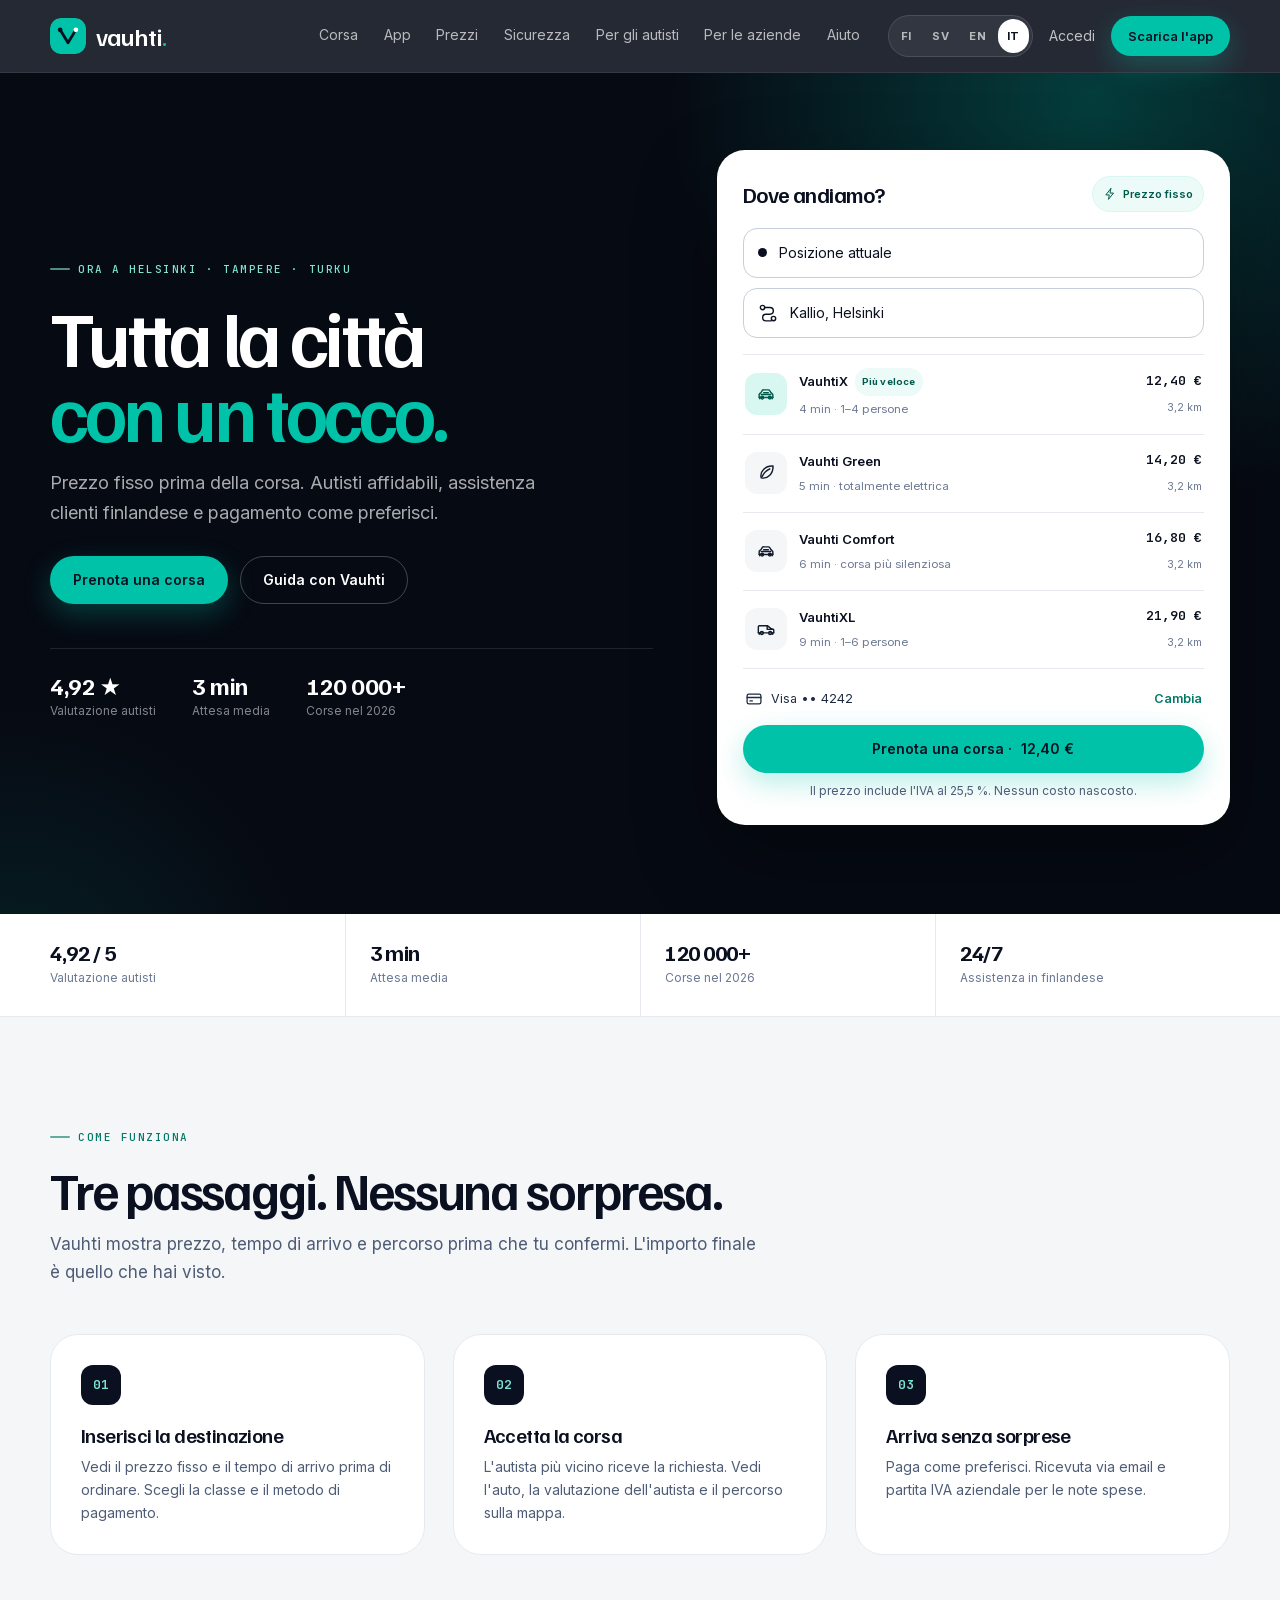
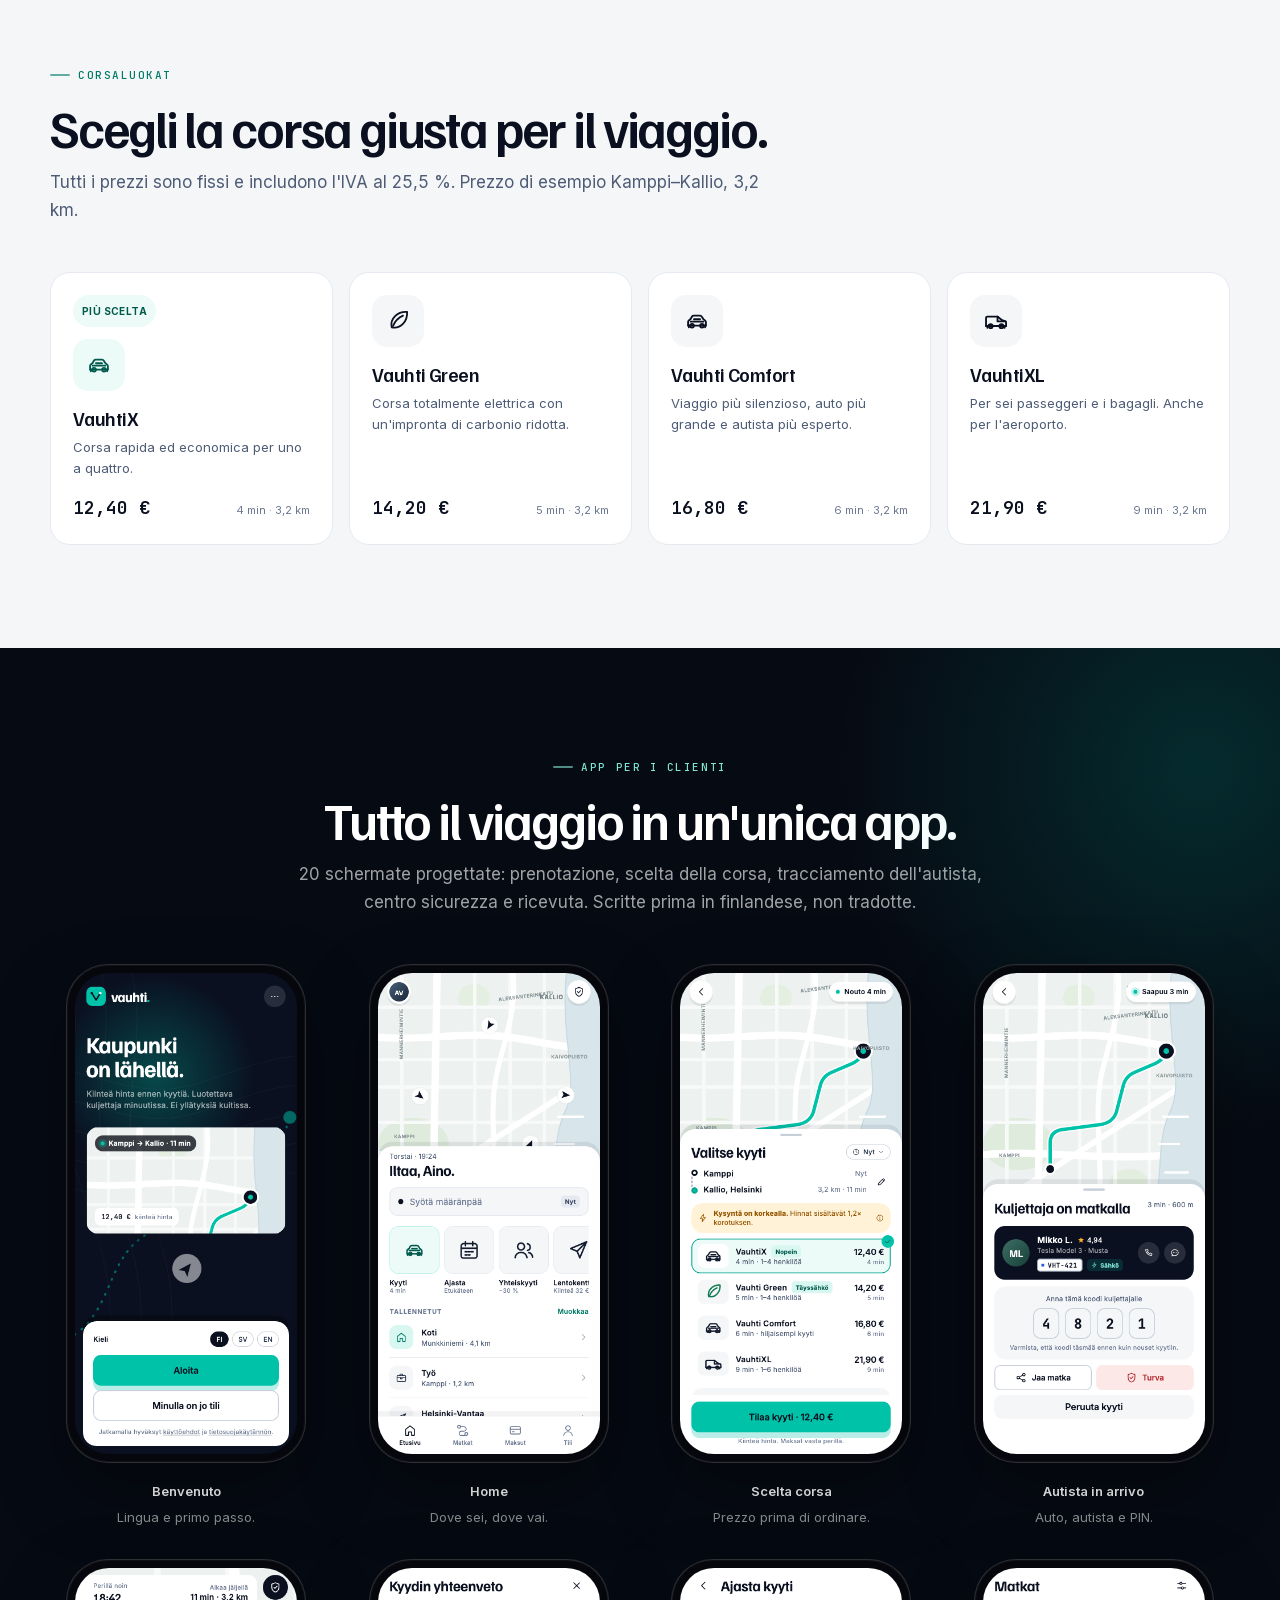
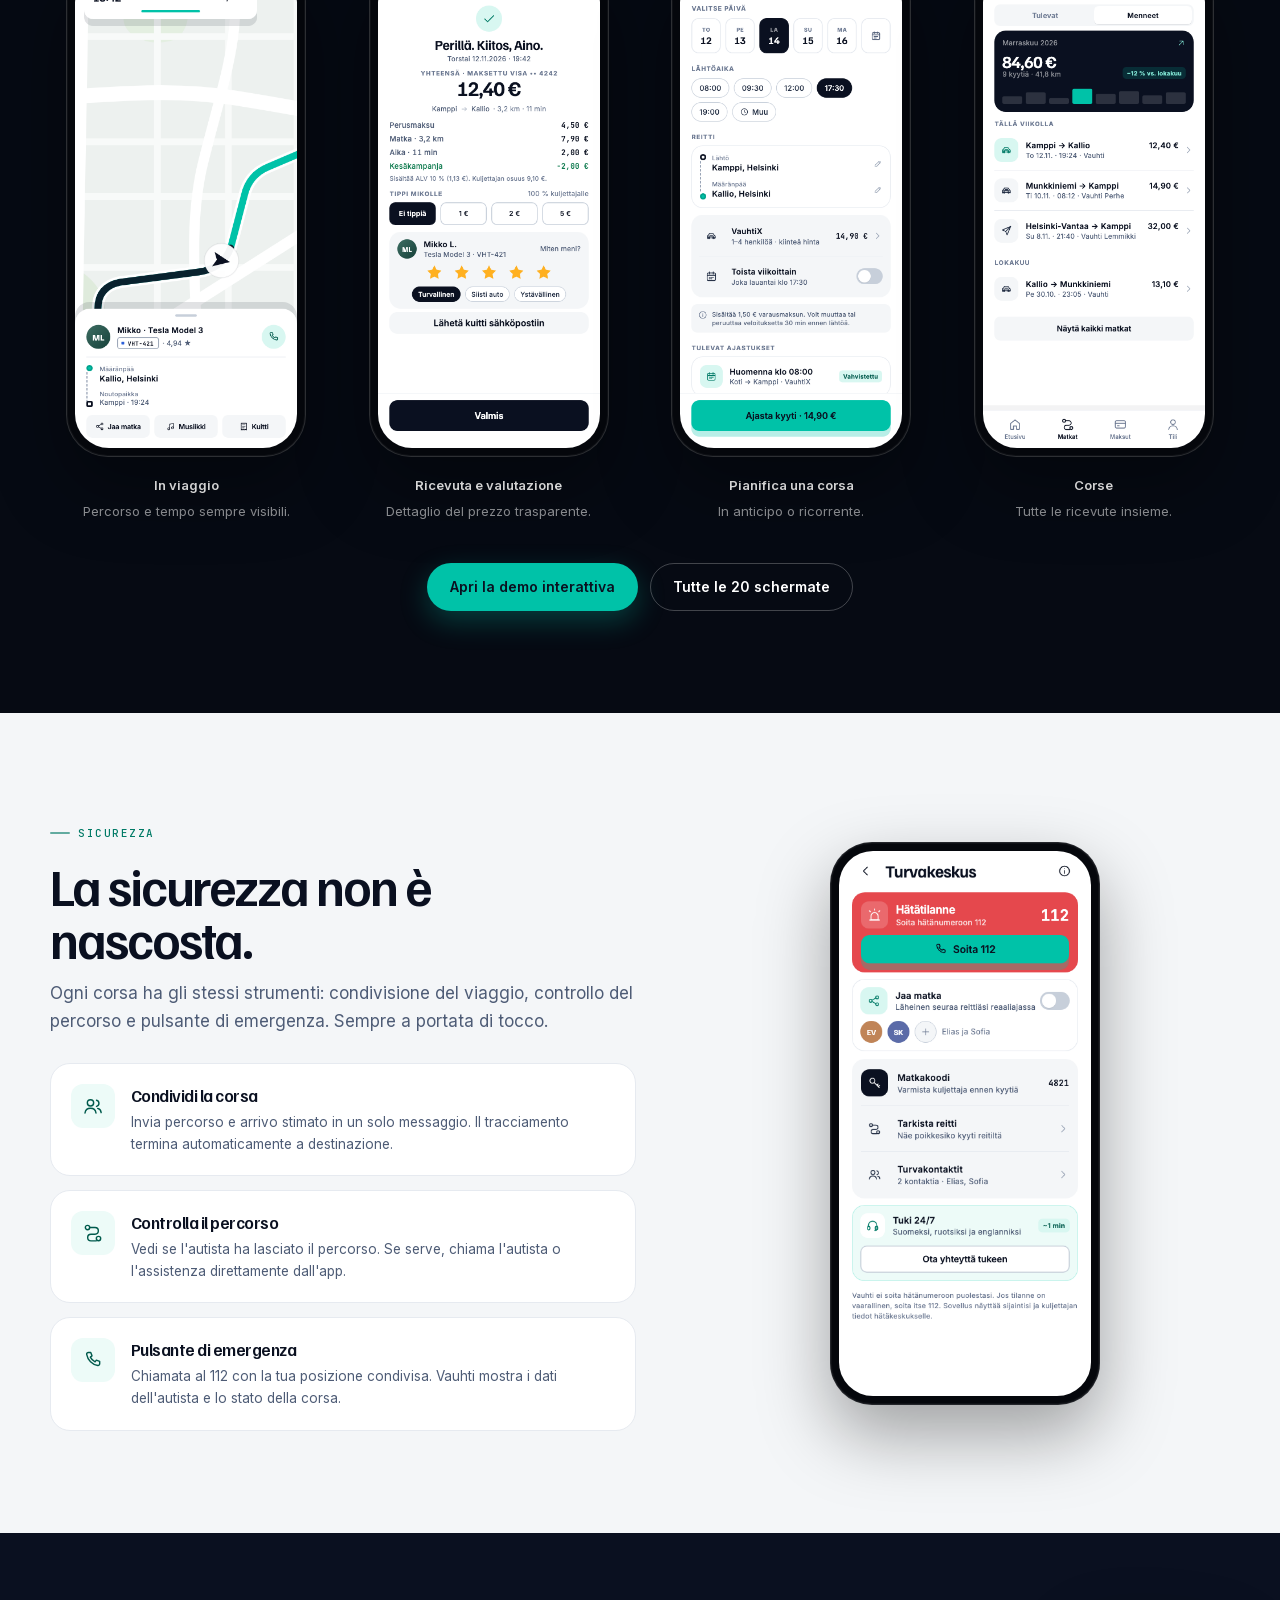
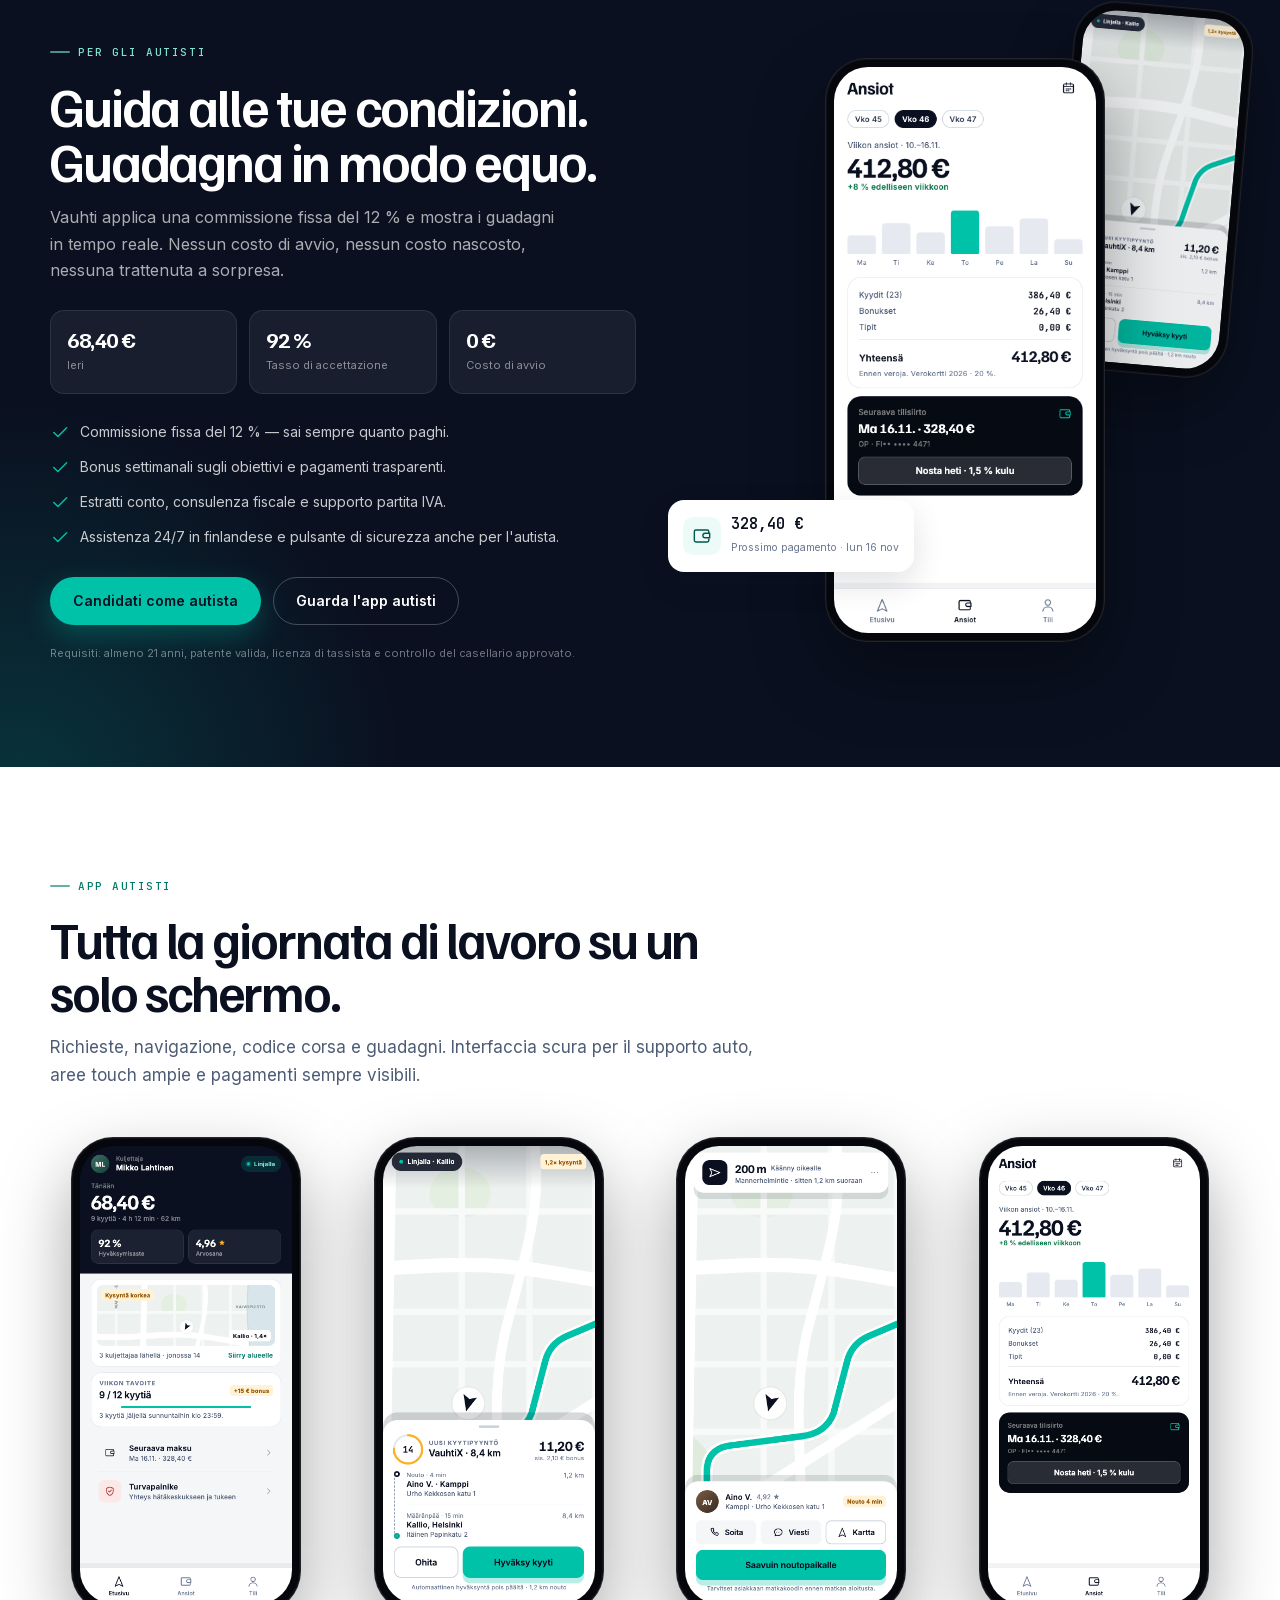
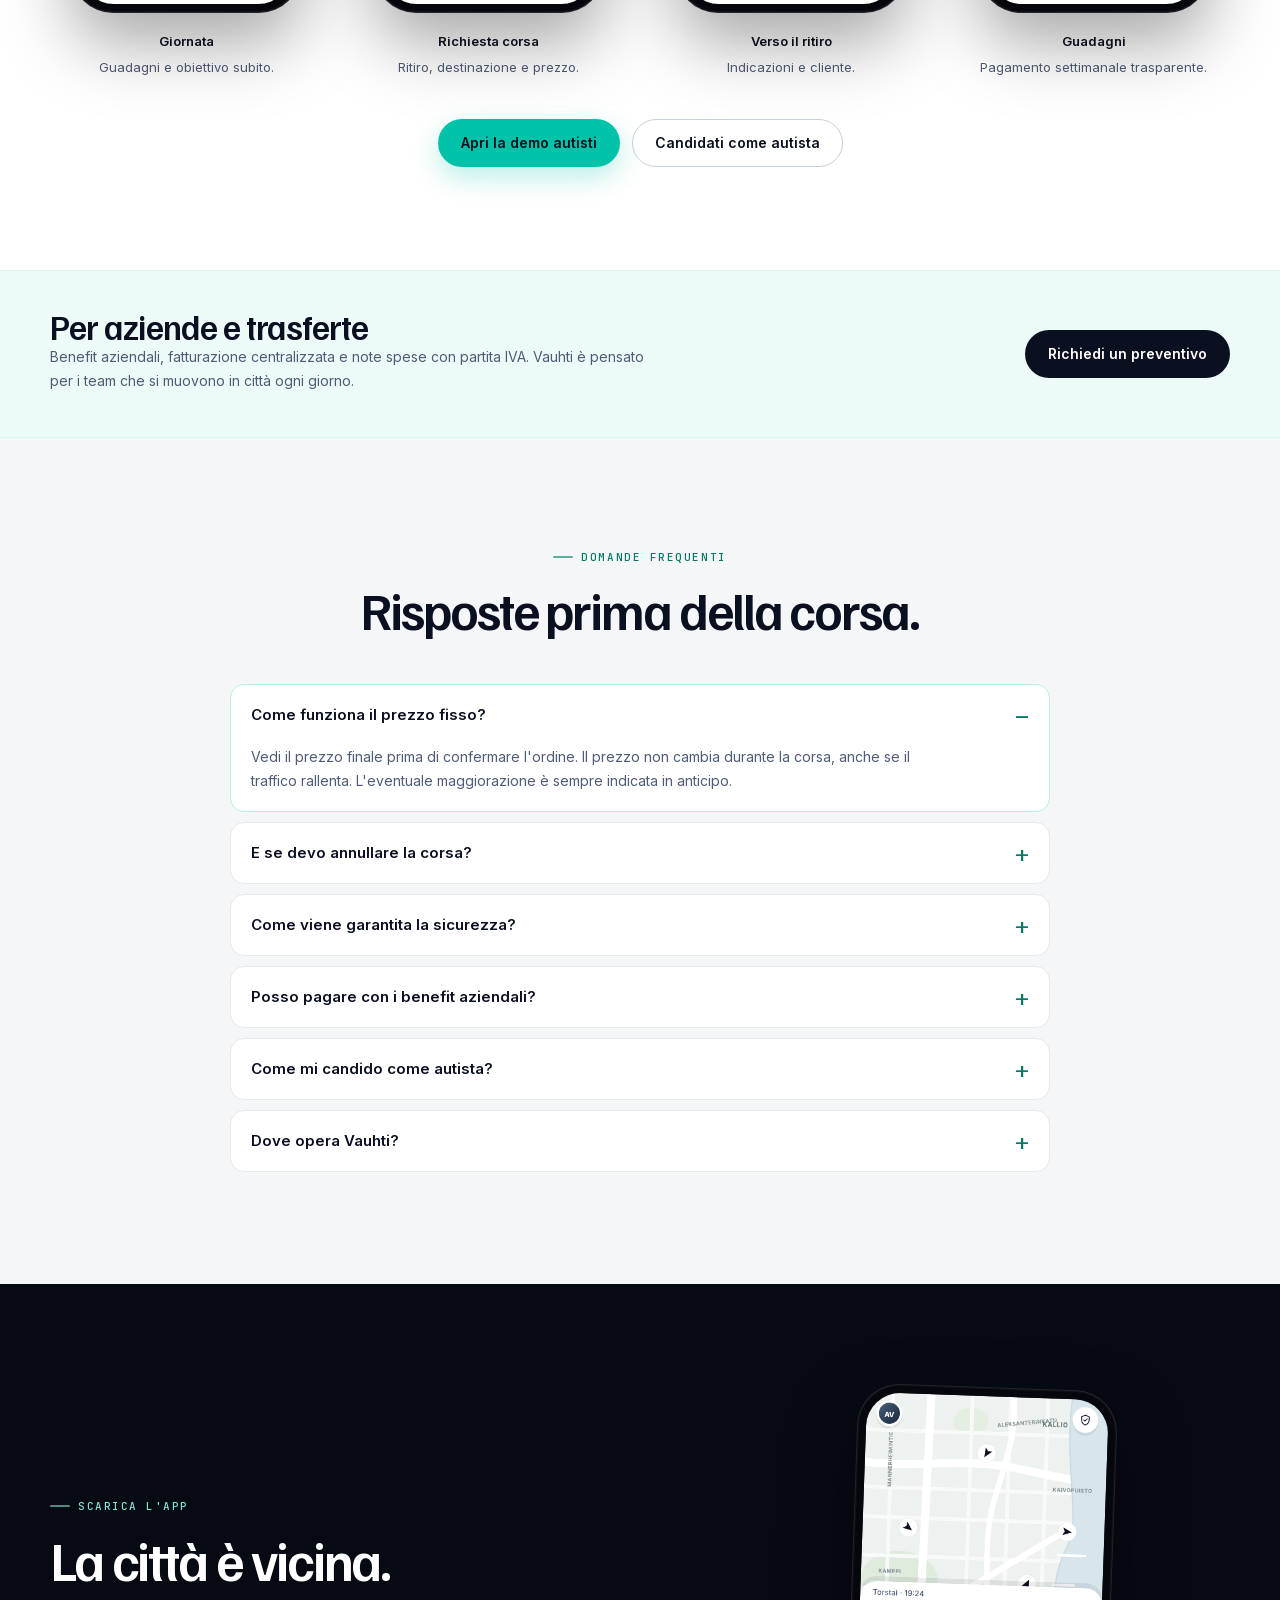
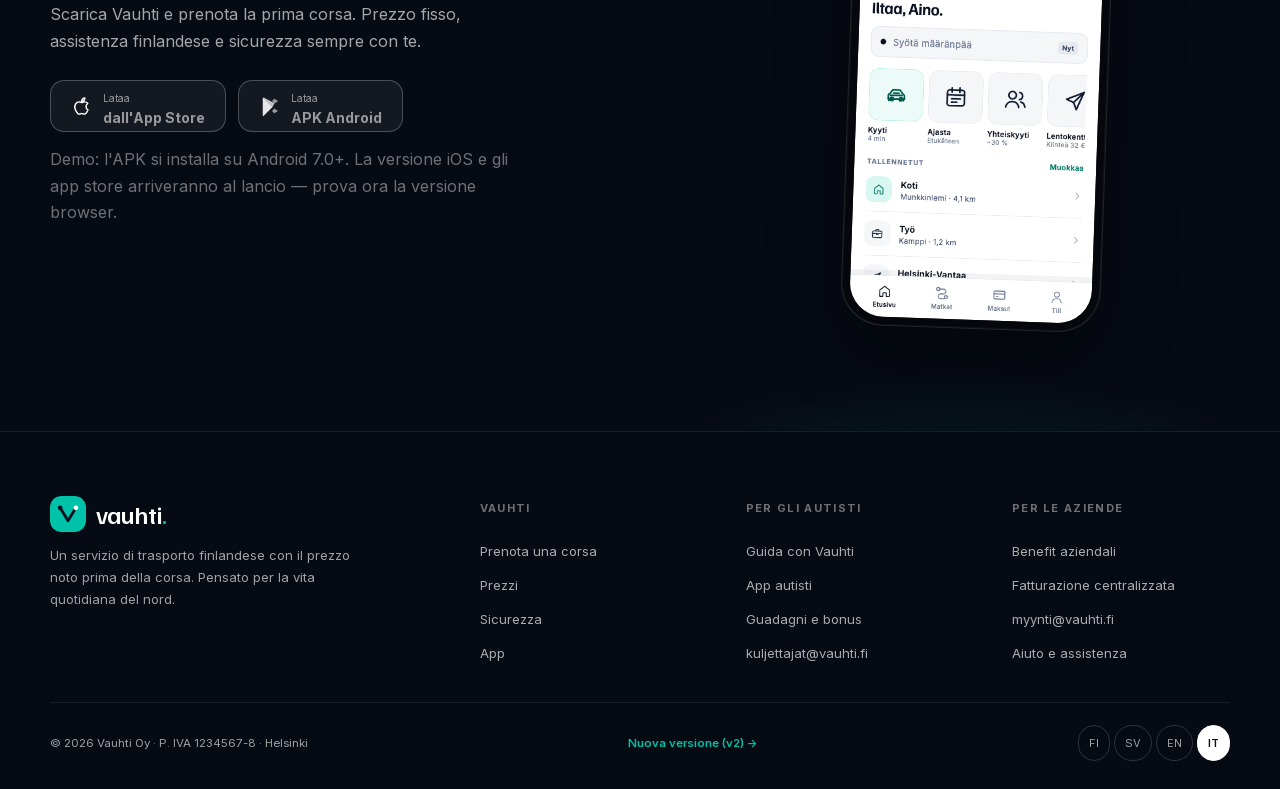
<file: it/index.html>
<!DOCTYPE html>
<html lang="it">
<head>
<meta charset="utf-8">
<meta name="viewport" content="width=device-width, initial-scale=1">
<title>Vauhti — La città è vicina.</title>
<meta name="description" content="Vauhti è un servizio di trasporto finlandese. Prezzo fisso prima della corsa, autisti affidabili e sicurezza sempre con te. Prenota una corsa o candidati come autista.">
<meta name="theme-color" content="#0A1020">
<meta property="og:locale" content="it_IT">
<meta property="og:locale:alternate" content="en_GB">
<meta property="og:locale:alternate" content="sv_SE">
<meta property="og:locale:alternate" content="it_IT">
<meta property="og:type" content="website">
<meta property="og:title" content="Vauhti — La città è vicina.">
<meta property="og:description" content="Prezzo fisso prima della corsa, assistenza clienti finlandese e sicurezza sempre con te. Scopri le app per clienti e autisti.">
<meta property="og:image" content="../assets/shots/home.png">
<meta name="twitter:card" content="summary_large_image">
<link rel="canonical" href="https://vauhti-app.pages.dev/it/">
<link rel="alternate" hreflang="fi" href="https://vauhti-app.pages.dev/">
<link rel="alternate" hreflang="en" href="https://vauhti-app.pages.dev/en/">
<link rel="alternate" hreflang="it" href="https://vauhti-app.pages.dev/it/">
<link rel="alternate" hreflang="x-default" href="https://vauhti-app.pages.dev/">
<link rel="icon" href="../assets/favicon.png" type="image/png" sizes="192x192">
<link rel="apple-touch-icon" href="../assets/favicon.png">
<link rel="stylesheet" href="../assets/fonts.css?v=1">
<link rel="stylesheet" href="../assets/tokens.css?v=1">
<link rel="stylesheet" href="../assets/site.css?v=5">
<style>.footer-bottom .v2-link{color:#00C2A8;text-decoration:none;font-weight:600}</style>
</head>
<body id="top">
<a class="skip-link" href="#main">Vai al contenuto</a>

<!-- Icon sprite (paths from the Vauhti icon set) -->
<svg xmlns="http://www.w3.org/2000/svg" style="position:absolute;width:0;height:0;overflow:hidden" aria-hidden="true">
  <symbol id="i-car" viewBox="0 0 24 24" fill="none" stroke="currentColor" stroke-width="1.7" stroke-linecap="round" stroke-linejoin="round">
    <path d="M3.8 16.2v-3.4c0-.5.2-.9.6-1.2l1.7-1.4 1.3-2.3A2 2 0 0 1 9.2 7h5.6a2 2 0 0 1 1.7 1l1.4 2.3 1.7 1.4c.4.3.6.7.6 1.2v3.3"/>
    <path d="M3.8 16.2h16.4"/><path d="M4.5 16.2v1.6M19.5 16.2v1.6"/>
    <circle cx="7.4" cy="16.3" r="1.7"/><circle cx="16.6" cy="16.3" r="1.7"/>
    <path d="M9.2 10.4h5.6"/><path d="M6.2 12.6h11.6"/>
  </symbol>
  <symbol id="i-leaf" viewBox="0 0 24 24" fill="none" stroke="currentColor" stroke-width="1.7" stroke-linecap="round" stroke-linejoin="round">
    <path d="M20.4 3.6C11.6 3 4.4 9.7 6.2 17.8c8.1 1.8 14.8-5.4 14.2-14.2Z"/>
    <path d="M7.4 16.6C9 12.4 12 9.1 16.6 7"/>
  </symbol>
  <symbol id="i-van" viewBox="0 0 24 24" fill="none" stroke="currentColor" stroke-width="1.7" stroke-linecap="round" stroke-linejoin="round">
    <path d="M2.8 16.6V9.2c0-.7.5-1.2 1.2-1.2h9.6l4 3.3 3.1 1.1c.4.2.6.5.6.9v3.3"/>
    <path d="M2.8 16.6h18.5"/><circle cx="7" cy="16.8" r="1.8"/><circle cx="17" cy="16.8" r="1.8"/>
    <path d="M4 16.8v1.4M20 16.8v1.4"/><path d="M13.4 8v4.4h7.4"/>
  </symbol>
  <symbol id="i-shield" viewBox="0 0 24 24" fill="none" stroke="currentColor" stroke-width="1.7" stroke-linecap="round" stroke-linejoin="round">
    <path d="M12 2.8 4.8 5.7v5.7c0 4.6 3 8.6 7.2 10.1 4.2-1.5 7.2-5.5 7.2-10.1V5.7L12 2.8Z"/>
    <path d="m8.8 11.8 2.2 2.2 4.4-4.4"/>
  </symbol>
  <symbol id="i-wallet" viewBox="0 0 24 24" fill="none" stroke="currentColor" stroke-width="1.7" stroke-linecap="round" stroke-linejoin="round">
    <path d="M20.2 8.6V6.8a2 2 0 0 0-2-2H4.8a2 2 0 0 0-2 2v10.4a2 2 0 0 0 2 2h13.4a2 2 0 0 0 2-2v-1.8"/>
    <path d="M21.2 8.6h-5.4a2.7 2.7 0 0 0 0 5.4h5.4Z"/>
  </symbol>
  <symbol id="i-bolt" viewBox="0 0 24 24" fill="none" stroke="currentColor" stroke-width="1.7" stroke-linecap="round" stroke-linejoin="round">
    <path d="M13.4 2.8 4.8 13.6h6l-1.4 7.6 8.6-10.8h-6l1.4-7.6Z"/>
  </symbol>
  <symbol id="i-clock" viewBox="0 0 24 24" fill="none" stroke="currentColor" stroke-width="1.7" stroke-linecap="round" stroke-linejoin="round">
    <circle cx="12" cy="12" r="9"/><path d="M12 6.8V12l3.6 2.2"/>
  </symbol>
  <symbol id="i-phone" viewBox="0 0 24 24" fill="none" stroke="currentColor" stroke-width="1.7" stroke-linecap="round" stroke-linejoin="round">
    <path d="M6.4 3h2.9l1.5 4-2 1.5a12.4 12.4 0 0 0 5.7 5.7l1.5-2 4 1.5v2.9a2 2 0 0 1-2.2 2A16.6 16.6 0 0 1 4.4 5.2 2 2 0 0 1 6.4 3Z"/>
  </symbol>
  <symbol id="i-users" viewBox="0 0 24 24" fill="none" stroke="currentColor" stroke-width="1.7" stroke-linecap="round" stroke-linejoin="round">
    <circle cx="9" cy="8.2" r="3.8"/><path d="M2.4 20.4c.5-3.6 3.3-5.8 6.6-5.8s6.1 2.2 6.6 5.8"/>
    <path d="M16.2 5.1a3.8 3.8 0 0 1 0 7.4M17.6 14.9c2.4.5 3.9 2.4 4.2 5.1"/>
  </symbol>
  <symbol id="i-card" viewBox="0 0 24 24" fill="none" stroke="currentColor" stroke-width="1.7" stroke-linecap="round" stroke-linejoin="round">
    <rect x="2.8" y="5.4" width="18.4" height="13.2" rx="2.4"/><path d="M2.8 10h18.4"/><path d="M6.6 14.6h3.2"/>
  </symbol>
  <symbol id="i-work" viewBox="0 0 24 24" fill="none" stroke="currentColor" stroke-width="1.7" stroke-linecap="round" stroke-linejoin="round">
    <rect x="3" y="7.5" width="18" height="12.5" rx="2"/>
    <path d="M9 7.5V5.8c0-.7.6-1.3 1.3-1.3h3.4c.7 0 1.3.6 1.3 1.3v1.7"/>
    <path d="M3 12.4h18"/><path d="M10.4 12.4v2.2h3.2v-2.2"/>
  </symbol>
  <symbol id="i-route" viewBox="0 0 24 24" fill="none" stroke="currentColor" stroke-width="1.7" stroke-linecap="round" stroke-linejoin="round">
    <circle cx="5.4" cy="5.4" r="2.6"/><circle cx="18.6" cy="18.6" r="2.6"/>
    <path d="M8 5.4h6.4a4 4 0 0 1 0 8H9.6a4 4 0 0 0 0 8H16"/>
  </symbol>
  <symbol id="i-check" viewBox="0 0 24 24" fill="none" stroke="currentColor" stroke-width="1.7" stroke-linecap="round" stroke-linejoin="round">
    <path d="m4.5 12.5 5 5L20 6.8"/>
  </symbol>
  <symbol id="i-calendar" viewBox="0 0 24 24" fill="none" stroke="currentColor" stroke-width="1.7" stroke-linecap="round" stroke-linejoin="round">
    <rect x="3.2" y="5" width="17.6" height="16" rx="2.6"/>
    <path d="M3.2 10h17.6M8 2.8v4.4M16 2.8v4.4"/><path d="M7.6 14h2M11 14h2M14.4 14h2M7.6 17.4h2M11 17.4h2"/>
  </symbol>
</svg>

<header class="site-header" data-open="false">
  <div class="wrap nav">
    <a class="brand" href="#top" aria-label="Vauhti home">
      <svg class="brand-mark" viewBox="0 0 64 64" aria-hidden="true">
        <rect width="64" height="64" rx="19" fill="#00C2A8"/>
        <path d="M18 21 32 44 46 21" fill="none" stroke="#0A1020" stroke-width="5" stroke-linecap="round" stroke-linejoin="round"/>
        <circle cx="18" cy="21" r="4.2" fill="#0A1020"/><circle cx="46" cy="21" r="4.2" fill="#fff"/>
      </svg>
      <span>vauhti<span class="dot">.</span></span>
    </a>

    <nav class="nav-links" aria-label="Menu principale">
      <a href="#kyyti">Corsa</a>
      <a href="#sovellus">App</a>
      <a href="#hinnat">Prezzi</a>
      <a href="#turvallisuus">Sicurezza</a>
      <a href="#kuljettajalle">Per gli autisti</a>
      <a href="#yrityksille">Per le aziende</a>
      <a href="#ukk">Aiuto</a>
    </nav>

    <div class="nav-right">
      <div class="lang-switch" role="group" aria-label="Lingua">
          <a href="../" lang="fi" hreflang="fi">FI</a>
          <a href="../sv/" lang="sv" hreflang="sv">SV</a>
          <a href="../en/" lang="en" hreflang="en">EN</a>
          <a href="./" aria-current="true">IT</a>
        </div>
      <a class="nav-login" href="#lataa">Accedi</a>
      <a class="btn btn-primary btn-sm" href="#lataa">Scarica l'app</a>
    </div>

    <button class="nav-toggle" type="button" aria-expanded="false" aria-controls="top" aria-label="Apri il menu">
      <svg class="ico" viewBox="0 0 24 24" aria-hidden="true"><path d="M4 7h16M4 12h16M4 17h16" fill="none" stroke="currentColor" stroke-width="1.8" stroke-linecap="round"/></svg>
    </button>
  </div>
</header>

<main id="main">
  <!-- ================= HERO ================= -->
  <section class="hero" id="kyyti">
    <div class="wrap hero-grid">
      <div class="hero-copy">
        <span class="eyebrow on-dark" data-cms="kyyti_ora_a_helsinki_tampere_turku">Ora a Helsinki · Tampere · Turku</span>
        <h1 data-cms="kyyti_tutta_la_citta_con_un_tocco">Tutta la città<br><em>con un tocco.</em></h1>
        <p class="hero-sub" data-cms="kyyti_prezzo_fisso_prima_della_corsa_autisti_affidab">Prezzo fisso prima della corsa. Autisti affidabili, assistenza clienti finlandese e pagamento come preferisci.</p>
        <div class="hero-actions">
          <a class="btn btn-primary" href="#kyyti">Prenota una corsa</a>
          <a class="btn btn-ghost" href="#kuljettajalle">Guida con Vauhti</a>
        </div>
        <div class="hero-stats">
          <div><b>4,92 ★</b><span>Valutazione autisti</span></div>
          <div><b>3 min</b><span>Attesa media</span></div>
          <div><b>120 000+</b><span>Corse nel 2026</span></div>
        </div>
      </div>

      <div class="book-card" aria-label="Prenota una corsa">
        <div class="book-head">
          <h2 data-cms="kyyti_dove_andiamo">Dove andiamo?</h2>
          <span class="book-badge"><svg class="ico" style="width:14px;height:14px" aria-hidden="true"><use href="#i-bolt"/></svg> Prezzo fisso</span>
        </div>

        <div class="field">
          <span class="dot" aria-hidden="true"></span>
          <input value="Posizione attuale" aria-label="Partenza">
        </div>
        <div class="field">
          <svg class="ico" aria-hidden="true"><use href="#i-route"/></svg>
          <input value="Kallio, Helsinki" aria-label="Destinazione">
        </div>

        <div class="ride-list" role="group" aria-label="Classe di corsa">
          <button class="ride-option" type="button" data-price="12,40 €" aria-pressed="true">
            <span class="veh"><svg class="ico" aria-hidden="true"><use href="#i-car"/></svg></span>
            <span class="grow"><span class="name">VauhtiX</span><span class="meta">4 min · 1–4 persone</span></span>
            <span class="price"><b>12,40 €</b><span>3,2 km</span></span>
          </button>
          <button class="ride-option" type="button" data-price="14,20 €" aria-pressed="false">
            <span class="veh"><svg class="ico" aria-hidden="true"><use href="#i-leaf"/></svg></span>
            <span class="grow"><span class="name">Vauhti Green</span><span class="meta">5 min · totalmente elettrica</span></span>
            <span class="price"><b>14,20 €</b><span>3,2 km</span></span>
          </button>
          <button class="ride-option" type="button" data-price="16,80 €" aria-pressed="false">
            <span class="veh"><svg class="ico" aria-hidden="true"><use href="#i-car"/></svg></span>
            <span class="grow"><span class="name">Vauhti Comfort</span><span class="meta">6 min · corsa più silenziosa</span></span>
            <span class="price"><b>16,80 €</b><span>3,2 km</span></span>
          </button>
          <button class="ride-option" type="button" data-price="21,90 €" aria-pressed="false">
            <span class="veh"><svg class="ico" aria-hidden="true"><use href="#i-van"/></svg></span>
            <span class="grow"><span class="name">VauhtiXL</span><span class="meta">9 min · 1–6 persone</span></span>
            <span class="price"><b>21,90 €</b><span>3,2 km</span></span>
          </button>
        </div>

        <div class="book-pay">
          <span class="pay-left"><svg class="ico" style="width:18px;height:18px" aria-hidden="true"><use href="#i-card"/></svg> Visa •• 4242</span>
          <a class="link" href="#ukk">Cambia</a>
        </div>

        <a class="btn btn-primary btn-block" href="../demo/?screen=/options">Prenota una corsa · <span id="book-total">12,40 €</span></a>
        <p class="tiny muted" style="margin-top:10px;text-align:center" data-cms="kyyti_il_prezzo_include_l_iva_al_25_5_nessun_costo_n">Il prezzo include l'IVA al 25,5 %. Nessun costo nascosto.</p>
      </div>
    </div>
  </section>

  <!-- ================= TRUST ================= -->
  <div class="trust-strip" aria-label="Vauhti in numeri">
    <div class="wrap trust-grid">
      <div class="trust-item"><b>4,92 / 5</b><span>Valutazione autisti</span></div>
      <div class="trust-item"><b>3 min</b><span>Attesa media</span></div>
      <div class="trust-item"><b>120 000+</b><span>Corse nel 2026</span></div>
      <div class="trust-item"><b>24/7</b><span>Assistenza in finlandese</span></div>
    </div>
  </div>

  <!-- ================= HOW IT WORKS ================= -->
  <section class="section" id="nain-se-toimii">
    <div class="wrap">
      <div class="section-head">
        <span class="eyebrow" data-cms="nain_se_toimii_come_funziona">Come funziona</span>
        <h2 data-cms="nain_se_toimii_tre_passaggi_nessuna_sorpresa">Tre passaggi. Nessuna sorpresa.</h2>
        <p data-cms="nain_se_toimii_vauhti_mostra_prezzo_tempo_di_arrivo_e_percors">Vauhti mostra prezzo, tempo di arrivo e percorso prima che tu confermi. L'importo finale è quello che hai visto.</p>
      </div>
      <div class="steps">
        <article class="step">
          <span class="num">01</span>
          <h3 data-cms="nain_se_toimii_inserisci_la_destinazione">Inserisci la destinazione</h3>
          <p data-cms="nain_se_toimii_vedi_il_prezzo_fisso_e_il_tempo_di_arrivo_prim">Vedi il prezzo fisso e il tempo di arrivo prima di ordinare. Scegli la classe e il metodo di pagamento.</p>
        </article>
        <article class="step">
          <span class="num">02</span>
          <h3 data-cms="nain_se_toimii_accetta_la_corsa">Accetta la corsa</h3>
          <p data-cms="nain_se_toimii_l_autista_piu_vicino_riceve_la_richiesta_vedi">L'autista più vicino riceve la richiesta. Vedi l'auto, la valutazione dell'autista e il percorso sulla mappa.</p>
        </article>
        <article class="step">
          <span class="num">03</span>
          <h3 data-cms="nain_se_toimii_arriva_senza_sorprese">Arriva senza sorprese</h3>
          <p data-cms="nain_se_toimii_paga_come_preferisci_ricevuta_via_email_e_part">Paga come preferisci. Ricevuta via email e partita IVA aziendale per le note spese.</p>
        </article>
      </div>
    </div>
  </section>

  <!-- ================= RIDE CLASSES ================= -->
  <section class="section" id="hinnat" style="padding-top:0">
    <div class="wrap">
      <div class="section-head">
        <span class="eyebrow" data-cms="hinnat_corsaluokat">Corsaluokat</span>
        <h2 data-cms="hinnat_scegli_la_corsa_giusta_per_il_viaggio">Scegli la corsa giusta per il viaggio.</h2>
        <p data-cms="hinnat_tutti_i_prezzi_sono_fissi_e_includono_l_iva_al">Tutti i prezzi sono fissi e includono l'IVA al 25,5 %. Prezzo di esempio Kamppi–Kallio, 3,2 km.</p>
      </div>
      <div class="classes">
        <article class="class-card highlight">
          <span class="tag">Più scelta</span>
          <span class="veh"><svg class="ico" style="width:26px;height:26px" aria-hidden="true"><use href="#i-car"/></svg></span>
          <h3 data-cms="hinnat_vauhtix">VauhtiX</h3>
          <p data-cms="hinnat_corsa_rapida_ed_economica_per_uno_a_quattro">Corsa rapida ed economica per uno a quattro.</p>
          <div class="price"><b>12,40 €</b><span>4 min · 3,2 km</span></div>
        </article>
        <article class="class-card">
          <span class="veh"><svg class="ico" style="width:26px;height:26px" aria-hidden="true"><use href="#i-leaf"/></svg></span>
          <h3 data-cms="hinnat_vauhti_green">Vauhti Green</h3>
          <p data-cms="hinnat_corsa_totalmente_elettrica_con_un_impronta_di">Corsa totalmente elettrica con un'impronta di carbonio ridotta.</p>
          <div class="price"><b>14,20 €</b><span>5 min · 3,2 km</span></div>
        </article>
        <article class="class-card">
          <span class="veh"><svg class="ico" style="width:26px;height:26px" aria-hidden="true"><use href="#i-car"/></svg></span>
          <h3 data-cms="hinnat_vauhti_comfort">Vauhti Comfort</h3>
          <p data-cms="hinnat_viaggio_piu_silenzioso_auto_piu_grande_e_autis">Viaggio più silenzioso, auto più grande e autista più esperto.</p>
          <div class="price"><b>16,80 €</b><span>6 min · 3,2 km</span></div>
        </article>
        <article class="class-card">
          <span class="veh"><svg class="ico" style="width:26px;height:26px" aria-hidden="true"><use href="#i-van"/></svg></span>
          <h3 data-cms="hinnat_vauhtixl">VauhtiXL</h3>
          <p data-cms="hinnat_per_sei_passeggeri_e_i_bagagli_anche_per_l_aer">Per sei passeggeri e i bagagli. Anche per l'aeroporto.</p>
          <div class="price"><b>21,90 €</b><span>9 min · 3,2 km</span></div>
        </article>
      </div>
    </div>
  </section>

  <!-- ================= APP SHOWCASE ================= -->
  <section class="section showcase" id="sovellus">
    <div class="wrap">
      <div class="section-head center">
        <span class="eyebrow" data-cms="sovellus_app_per_i_clienti">App per i clienti</span>
        <h2 data-cms="sovellus_tutto_il_viaggio_in_un_unica_app">Tutto il viaggio in un'unica app.</h2>
        <p data-cms="sovellus_20_schermate_progettate_prenotazione_scelta_de">20 schermate progettate: prenotazione, scelta della corsa, tracciamento dell'autista, centro sicurezza e ricevuta. Scritte prima in finlandese, non tradotte.</p>
      </div>

      <div class="shot-grid">
        <figure class="shot-item">
          <div class="phone"><img src="../assets/shots/welcome.png" alt="Schermata di benvenuto dell'app Vauhti con selezione della lingua"></div>
          <figcaption><b>Benvenuto</b>Lingua e primo passo.</figcaption>
        </figure>
        <figure class="shot-item">
          <div class="phone"><img src="../assets/shots/home.png" alt="Home dell'app Vauhti: destinazione, servizi e indirizzi salvati"></div>
          <figcaption><b>Home</b>Dove sei, dove vai.</figcaption>
        </figure>
        <figure class="shot-item">
          <div class="phone"><img src="../assets/shots/options.png" alt="Scelta corsa: VauhtiX, Green, Comfort e XL con prezzi fissi"></div>
          <figcaption><b>Scelta corsa</b>Prezzo prima di ordinare.</figcaption>
        </figure>
        <figure class="shot-item">
          <div class="phone"><img src="../assets/shots/found.png" alt="Autista in arrivo: auto, targa e PIN"></div>
          <figcaption><b>Autista in arrivo</b>Auto, autista e PIN.</figcaption>
        </figure>
        <figure class="shot-item">
          <div class="phone"><img src="../assets/shots/ride.png" alt="Vista in viaggio: percorso sulla mappa, tempo e strumenti di sicurezza"></div>
          <figcaption><b>In viaggio</b>Percorso e tempo sempre visibili.</figcaption>
        </figure>
        <figure class="shot-item">
          <div class="phone"><img src="../assets/shots/receipt.png" alt="Ricevuta e valutazione: dettaglio del prezzo, mancia e valutazione dell'autista"></div>
          <figcaption><b>Ricevuta e valutazione</b>Dettaglio del prezzo trasparente.</figcaption>
        </figure>
        <figure class="shot-item">
          <div class="phone"><img src="../assets/shots/scheduled.png" alt="Pianifica una corsa: giorno, orario e corsa ricorrente"></div>
          <figcaption><b>Pianifica una corsa</b>In anticipo o ricorrente.</figcaption>
        </figure>
        <figure class="shot-item">
          <div class="phone"><img src="../assets/shots/trips.png" alt="Cronologia corse: spese del mese e corse precedenti"></div>
          <figcaption><b>Corse</b>Tutte le ricevute insieme.</figcaption>
        </figure>
      </div>

      <div class="showcase-cta">
        <a class="btn btn-primary" href="../demo/?screen=/home">Apri la demo interattiva</a>
        <a class="btn btn-ghost" href="../index.html#rider">Tutte le 20 schermate</a>
      </div>
    </div>
  </section>

  <!-- ================= SAFETY ================= -->
  <section class="section" id="turvallisuus">
    <div class="wrap safety-grid">
      <div>
        <div class="section-head" style="margin-bottom:28px">
          <span class="eyebrow" data-cms="turvallisuus_sicurezza">Sicurezza</span>
          <h2 data-cms="turvallisuus_la_sicurezza_non_e_nascosta">La sicurezza non è nascosta.</h2>
          <p data-cms="turvallisuus_ogni_corsa_ha_gli_stessi_strumenti_condivision">Ogni corsa ha gli stessi strumenti: condivisione del viaggio, controllo del percorso e pulsante di emergenza. Sempre a portata di tocco.</p>
        </div>
        <div class="safety-list">
          <article class="safety-item">
            <span class="lead"><svg class="ico" aria-hidden="true"><use href="#i-users"/></svg></span>
            <div><h3 data-cms="turvallisuus_condividi_la_corsa">Condividi la corsa</h3><p data-cms="turvallisuus_invia_percorso_e_arrivo_stimato_in_un_solo_mes">Invia percorso e arrivo stimato in un solo messaggio. Il tracciamento termina automaticamente a destinazione.</p></div>
          </article>
          <article class="safety-item">
            <span class="lead"><svg class="ico" aria-hidden="true"><use href="#i-route"/></svg></span>
            <div><h3 data-cms="turvallisuus_controlla_il_percorso">Controlla il percorso</h3><p data-cms="turvallisuus_vedi_se_l_autista_ha_lasciato_il_percorso_se_s">Vedi se l'autista ha lasciato il percorso. Se serve, chiama l'autista o l'assistenza direttamente dall'app.</p></div>
          </article>
          <article class="safety-item">
            <span class="lead"><svg class="ico" aria-hidden="true"><use href="#i-phone"/></svg></span>
            <div><h3 data-cms="turvallisuus_pulsante_di_emergenza">Pulsante di emergenza</h3><p data-cms="turvallisuus_chiamata_al_112_con_la_tua_posizione_condivisa">Chiamata al 112 con la tua posizione condivisa. Vauhti mostra i dati dell'autista e lo stato della corsa.</p></div>
          </article>
        </div>
      </div>
      <div class="safety-media">
        <div class="phone"><img src="../assets/shots/safety.png" alt="Centro sicurezza: emergenza, condivisione corsa, codice corsa e contatti di sicurezza"></div>
      </div>
    </div>
  </section>

  <!-- ================= DRIVER ================= -->
  <section class="section driver" id="kuljettajalle">
    <div class="wrap driver-grid">
      <div>
        <span class="eyebrow on-dark" data-cms="kuljettajalle_per_gli_autisti">Per gli autisti</span>
        <h2 data-cms="kuljettajalle_guida_alle_tue_condizioni_guadagna_in_modo_equ">Guida alle tue condizioni.<br>Guadagna in modo equo.</h2>
        <p class="lead" data-cms="kuljettajalle_vauhti_applica_una_commissione_fissa_del_12_e">Vauhti applica una commissione fissa del 12 % e mostra i guadagni in tempo reale. Nessun costo di avvio, nessun costo nascosto, nessuna trattenuta a sorpresa.</p>

        <div class="driver-stats">
          <div class="driver-stat"><b>68,40 €</b><span>Ieri</span></div>
          <div class="driver-stat"><b>92 %</b><span>Tasso di accettazione</span></div>
          <div class="driver-stat"><b>0 €</b><span>Costo di avvio</span></div>
        </div>

        <ul class="benefits">
          <li><svg class="ico" aria-hidden="true"><use href="#i-check"/></svg> Commissione fissa del 12 % — sai sempre quanto paghi.</li>
          <li><svg class="ico" aria-hidden="true"><use href="#i-check"/></svg> Bonus settimanali sugli obiettivi e pagamenti trasparenti.</li>
          <li><svg class="ico" aria-hidden="true"><use href="#i-check"/></svg> Estratti conto, consulenza fiscale e supporto partita IVA.</li>
          <li><svg class="ico" aria-hidden="true"><use href="#i-check"/></svg> Assistenza 24/7 in finlandese e pulsante di sicurezza anche per l'autista.</li>
        </ul>

        <div class="hero-actions">
          <a class="btn btn-primary" href="mailto:kuljettajat@vauhti.fi?subject=Hakemus%20Vauhti-kuljettajaksi">Candidati come autista</a>
          <a class="btn btn-ghost" href="../demo/?screen=/driver-home">Guarda l'app autisti</a>
        </div>
        <p class="driver-note" data-cms="kuljettajalle_requisiti_almeno_21_anni_patente_valida_licenz">Requisiti: almeno 21 anni, patente valida, licenza di tassista e controllo del casellario approvato.</p>
      </div>

      <div class="driver-media">
        <div class="phone driver-phone-back"><img src="../assets/shots/driver-offer.png" alt="Richiesta di corsa in arrivo per l'autista" ></div>
        <div class="phone"><img src="../assets/shots/driver-earnings.png" alt="App autisti: guadagni settimanali, bonus e prossimo pagamento"></div>
        <div class="driver-float">
          <span class="lead" style="width:38px;height:38px;border-radius:10px;display:grid;place-items:center;background:var(--brand-50);color:var(--brand-800)"><svg class="ico" aria-hidden="true"><use href="#i-wallet"/></svg></span>
          <div><b>328,40 €</b><span>Prossimo pagamento · lun 16 nov</span></div>
        </div>
      </div>
    </div>
  </section>

  <!-- ================= DRIVER APP SHOWCASE ================= -->
  <section class="section driver-app" id="kuljettajasovellus">
    <div class="wrap">
      <div class="section-head">
        <span class="eyebrow" data-cms="kuljettajasovellus_app_autisti">App autisti</span>
        <h2 data-cms="kuljettajasovellus_tutta_la_giornata_di_lavoro_su_un_solo_schermo">Tutta la giornata di lavoro su un solo schermo.</h2>
        <p data-cms="kuljettajasovellus_richieste_navigazione_codice_corsa_e_guadagni">Richieste, navigazione, codice corsa e guadagni. Interfaccia scura per il supporto auto, aree touch ampie e pagamenti sempre visibili.</p>
      </div>

      <div class="shot-grid driver-shots">
        <figure class="shot-item">
          <div class="phone"><img src="../assets/shots/driver-home.png" alt="Home autisti: guadagni del giorno, tasso di accettazione e obiettivo settimanale"></div>
          <figcaption><b>Giornata</b>Guadagni e obiettivo subito.</figcaption>
        </figure>
        <figure class="shot-item">
          <div class="phone"><img src="../assets/shots/driver-offer.png" alt="Richiesta in arrivo: ritiro, destinazione, prezzo e accettazione"></div>
          <figcaption><b>Richiesta corsa</b>Ritiro, destinazione e prezzo.</figcaption>
        </figure>
        <figure class="shot-item">
          <div class="phone"><img src="../assets/shots/driver-nav.png" alt="Navigazione verso il ritiro: svolta, distanza e dati del cliente"></div>
          <figcaption><b>Verso il ritiro</b>Indicazioni e cliente.</figcaption>
        </figure>
        <figure class="shot-item">
          <div class="phone"><img src="../assets/shots/driver-earnings.png" alt="Guadagni: pagamento settimanale, bonus, mance e prossimo accredito"></div>
          <figcaption><b>Guadagni</b>Pagamento settimanale trasparente.</figcaption>
        </figure>
      </div>

      <div class="showcase-cta">
        <a class="btn btn-primary" href="../demo/?screen=/driver-home">Apri la demo autisti</a>
        <a class="btn btn-outline" href="mailto:kuljettajat@vauhti.fi?subject=Hakemus%20Vauhti-kuljettajaksi">Candidati come autista</a>
      </div>
    </div>
  </section>

  <!-- ================= BUSINESS ================= -->
  <section class="business" id="yrityksille">
    <div class="wrap">
      <div>
        <h2 data-cms="yrityksille_per_aziende_e_trasferte">Per aziende e trasferte</h2>
        <p data-cms="yrityksille_benefit_aziendali_fatturazione_centralizzata_e">Benefit aziendali, fatturazione centralizzata e note spese con partita IVA. Vauhti è pensato per i team che si muovono in città ogni giorno.</p>
      </div>
      <a class="btn btn-dark" href="mailto:myynti@vauhti.fi?subject=Vauhti%20yrityksille">Richiedi un preventivo</a>
    </div>
  </section>

  <!-- ================= FAQ ================= -->
  <section class="section" id="ukk">
    <div class="wrap">
      <div class="section-head center">
        <span class="eyebrow" data-cms="ukk_domande_frequenti">Domande frequenti</span>
        <h2 data-cms="ukk_risposte_prima_della_corsa">Risposte prima della corsa.</h2>
      </div>
      <div class="faq">
        <details open>
          <summary data-cms="ukk_come_funziona_il_prezzo_fisso">Come funziona il prezzo fisso?</summary>
          <p data-cms="ukk_vedi_il_prezzo_finale_prima_di_confermare_l_or">Vedi il prezzo finale prima di confermare l'ordine. Il prezzo non cambia durante la corsa, anche se il traffico rallenta. L'eventuale maggiorazione è sempre indicata in anticipo.</p>
        </details>
        <details>
          <summary data-cms="ukk_e_se_devo_annullare_la_corsa">E se devo annullare la corsa?</summary>
          <p data-cms="ukk_puoi_annullare_senza_costi_finche_l_autista_no">Puoi annullare senza costi finché l'autista non è partito. Dopo, si applica un costo di annullamento sempre mostrato prima della conferma.</p>
        </details>
        <details>
          <summary data-cms="ukk_come_viene_garantita_la_sicurezza">Come viene garantita la sicurezza?</summary>
          <p data-cms="ukk_ogni_autista_ha_un_controllo_del_casellario_un">Ogni autista ha un controllo del casellario, una licenza di tassista e valutazioni continue. Nell'app puoi condividere la corsa, controllare il percorso e chiamare i soccorsi con un tocco.</p>
        </details>
        <details>
          <summary data-cms="ukk_posso_pagare_con_i_benefit_aziendali">Posso pagare con i benefit aziendali?</summary>
          <p data-cms="ukk_si_vauhti_supporta_le_principali_carte_benefit">Sì. Vauhti supporta le principali carte benefit aziendali e la fatturazione centralizzata. Le ricevute includono la partita IVA e il dettaglio delle spese.</p>
        </details>
        <details>
          <summary data-cms="ukk_come_mi_candido_come_autista">Come mi candido come autista?</summary>
          <p data-cms="ukk_invia_una_candidatura_a_kuljettajat_vauhti_fi">Invia una candidatura a kuljettajat@vauhti.fi. Devi avere almeno 21 anni, una patente valida, una licenza di tassista e superare un controllo del casellario.</p>
        </details>
        <details>
          <summary data-cms="ukk_dove_opera_vauhti">Dove opera Vauhti?</summary>
          <p data-cms="ukk_vauhti_opera_attualmente_a_helsinki_tampere_e">Vauhti opera attualmente a Helsinki, Tampere e Turku. Prossimamente ci espanderemo a Espoo, Vantaa e Oulu.</p>
        </details>
      </div>
    </div>
  </section>

  <!-- ================= DOWNLOAD ================= -->
  <section class="section download" id="lataa">
    <div class="wrap download-grid">
      <div>
        <span class="eyebrow on-dark" data-cms="lataa_scarica_l_app">Scarica l'app</span>
        <h2 data-cms="lataa_la_citta_e_vicina">La città è vicina.</h2>
        <p data-cms="lataa_scarica_vauhti_e_prenota_la_prima_corsa_prezzo">Scarica Vauhti e prenota la prima corsa. Prezzo fisso, assistenza finlandese e sicurezza sempre con te.</p>
        <div class="store-buttons">
          <a class="store-btn" href="../demo/?screen=/welcome">
            <svg class="ico" viewBox="0 0 24 24" fill="none" stroke="currentColor" stroke-width="1.6" stroke-linecap="round" stroke-linejoin="round" aria-hidden="true"><path d="M16.4 12.6c0-2.2 1.8-3.3 1.9-3.4-1-1.5-2.6-1.7-3.2-1.7-1.4-.1-2.7.8-3.4.8-.7 0-1.8-.8-2.9-.8-1.5 0-2.9.9-3.7 2.2-1.6 2.7-.4 6.8 1.1 9 .7 1.1 1.6 2.3 2.7 2.2 1.1 0 1.5-.7 2.9-.7s1.7.7 2.9.7c1.2 0 1.9-1.1 2.6-2.2.8-1.2 1.2-2.4 1.2-2.5 0 0-2.1-.8-2.1-3.6Z"/><path d="M14.2 5.9c.6-.7 1-1.7.9-2.7-.9 0-1.9.6-2.5 1.3-.6.6-1 1.6-.9 2.6 1 .1 1.9-.5 2.5-1.2Z"/></svg>
            <span><span>Lataa</span><b>dall'App Store</b></span>
          </a>
          <a class="store-btn" href="https://github.com/jaervis/vauhti-app/releases/download/v1.0.0/vauhti-1.0.0.apk" download>
            <svg class="ico" viewBox="0 0 24 24" fill="none" aria-hidden="true"><path d="M4.6 2.9 14.8 13 4.6 23.1c-.3-.2-.5-.6-.5-1V3.9c0-.4.2-.8.5-1Z" fill="currentColor" opacity=".9"/><path d="m16.6 14.8 3.1 1.7c.7.4.7 1.4 0 1.8l-3.1 1.7-2.4-2.6 2.4-2.6Z" fill="currentColor" opacity=".55"/><path d="m16.6 9.2 3.1-1.7c.7-.4.7-1.4 0-1.8l-3.1-1.7-2.4 2.6 2.4 2.6Z" fill="currentColor" opacity=".55"/><path d="M14.8 13 4.6 2.9c.3-.2.7-.2 1.1 0l11.1 6.1-2 4Z" fill="currentColor" opacity=".75"/></svg>
            <span><span>Lataa</span><b>APK Android</b></span>
          </a>
        </div>
        <p class="tiny" style="margin-top:14px;color:rgba(255,255,255,.42)">Demo: l'APK si installa su Android 7.0+. La versione iOS e gli app store arriveranno al lancio — prova ora la versione browser.</p>
      </div>
      <div class="download-media">
        <div class="phone"><img src="../assets/shots/home.png" alt="Home dell'app Vauhti"></div>
      </div>
    </div>
  </section>
</main>

<footer class="site-footer">
  <div class="wrap">
    <div class="footer-grid">
      <div class="footer-brand">
        <a class="brand" href="#top" aria-label="Vauhti home">
          <svg class="brand-mark" viewBox="0 0 64 64" aria-hidden="true">
            <rect width="64" height="64" rx="19" fill="#00C2A8"/>
            <path d="M18 21 32 44 46 21" fill="none" stroke="#0A1020" stroke-width="5" stroke-linecap="round" stroke-linejoin="round"/>
            <circle cx="18" cy="21" r="4.2" fill="#0A1020"/><circle cx="46" cy="21" r="4.2" fill="#fff"/>
          </svg>
          <span>vauhti<span class="dot">.</span></span>
        </a>
        <p data-cms="footer_un_servizio_di_trasporto_finlandese_con_il_pre">Un servizio di trasporto finlandese con il prezzo noto prima della corsa. Pensato per la vita quotidiana del nord.</p>
      </div>
      <div class="footer-col">
        <h3>Vauhti</h3>
        <a href="#kyyti">Prenota una corsa</a>
        <a href="#hinnat">Prezzi</a>
        <a href="#turvallisuus">Sicurezza</a>
        <a href="#sovellus">App</a>
              </div>
      <div class="footer-col">
        <h3>Per gli autisti</h3>
        <a href="#kuljettajalle">Guida con Vauhti</a>
        <a href="#kuljettajasovellus">App autisti</a>
        <a href="#kuljettajalle">Guadagni e bonus</a>
        <a href="mailto:kuljettajat@vauhti.fi">kuljettajat@vauhti.fi</a>
      </div>
      <div class="footer-col">
        <h3>Per le aziende</h3>
        <a href="#yrityksille">Benefit aziendali</a>
        <a href="#yrityksille">Fatturazione centralizzata</a>
        <a href="mailto:myynti@vauhti.fi">myynti@vauhti.fi</a>
        <a href="#ukk">Aiuto e assistenza</a>
      </div>
    </div>
    <div class="footer-bottom">
      <span>© 2026 Vauhti Oy · P. IVA 1234567-8 · Helsinki</span>
      <a class="v2-link" href="/v2/">Nuova versione (v2) →</a>
      <div class="lang" role="group" aria-label="Lingua">
          <a href="../" lang="fi" hreflang="fi">FI</a>
          <a href="../sv/" lang="sv" hreflang="sv">SV</a>
          <a href="../en/" lang="en" hreflang="en">EN</a>
          <a href="./" aria-current="true">IT</a>
        </div>
    </div>
  </div>
</footer>

<script>
  // Mobile navigation
  const header = document.querySelector('.site-header');
  const toggle = document.querySelector('.nav-toggle');
  toggle?.addEventListener('click', () => {
    const open = header.dataset.open === 'true';
    header.dataset.open = String(!open);
    toggle.setAttribute('aria-expanded', String(!open));
  });
  document.querySelectorAll('.nav-links a').forEach((a) =>
    a.addEventListener('click', () => {
      header.dataset.open = 'false';
      toggle?.setAttribute('aria-expanded', 'false');
    })
  );

  // Booking: ride class selection updates the CTA price
  const total = document.getElementById('book-total');
  document.querySelectorAll('.ride-option').forEach((option) => {
    option.addEventListener('click', () => {
      document.querySelectorAll('.ride-option').forEach((o) => o.setAttribute('aria-pressed', 'false'));
      option.setAttribute('aria-pressed', 'true');
      if (total) total.textContent = option.dataset.price;
    });
  });

</script>
  <script src="/assets/kiln-config.js"></script>
  <script src="/assets/kiln.js" defer></script>
<script>
  // Logo returns to the top instantly.
  document.querySelectorAll('.brand').forEach((a) => {
    a.addEventListener('click', (event) => {
      event.preventDefault();
      window.scrollTo({ top: 0, behavior: 'instant' });
      history.replaceState(null, '', location.pathname + location.search);
    });
  });
</script>
</body>
</html>
</file>
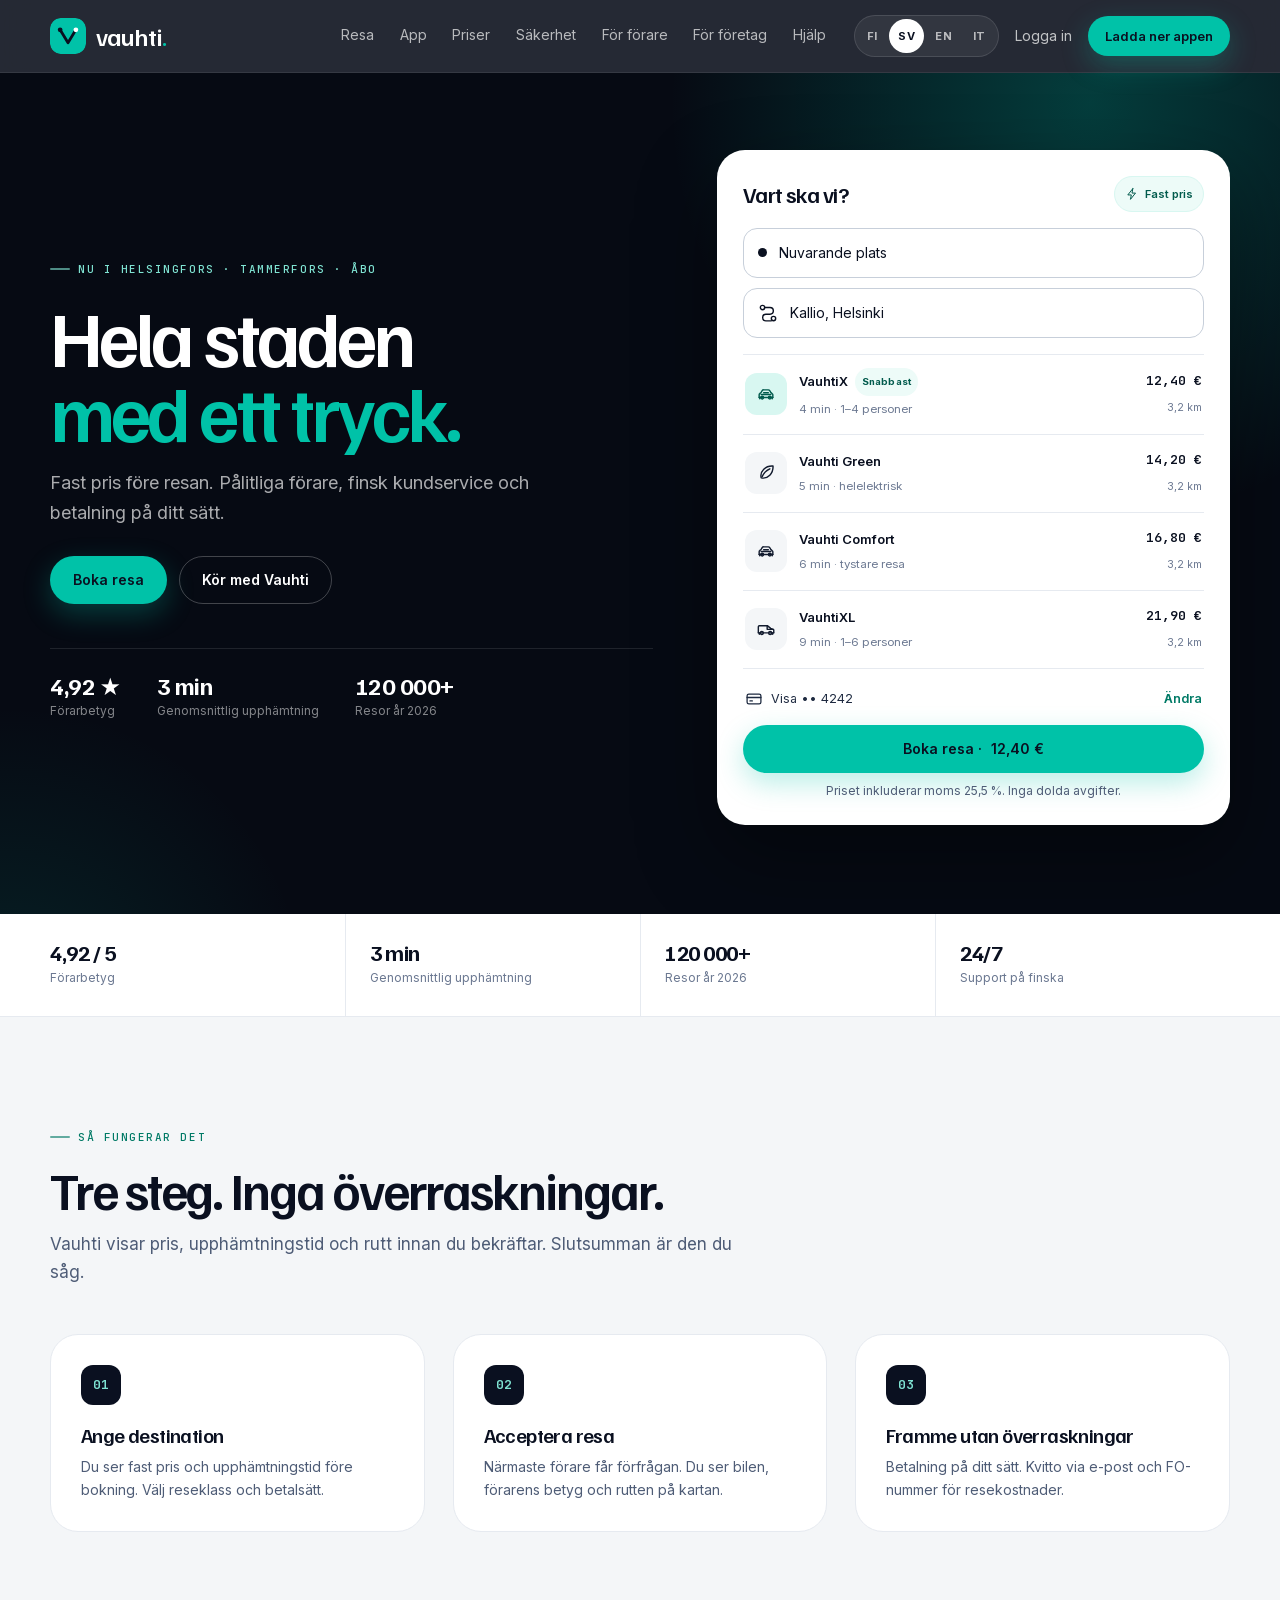
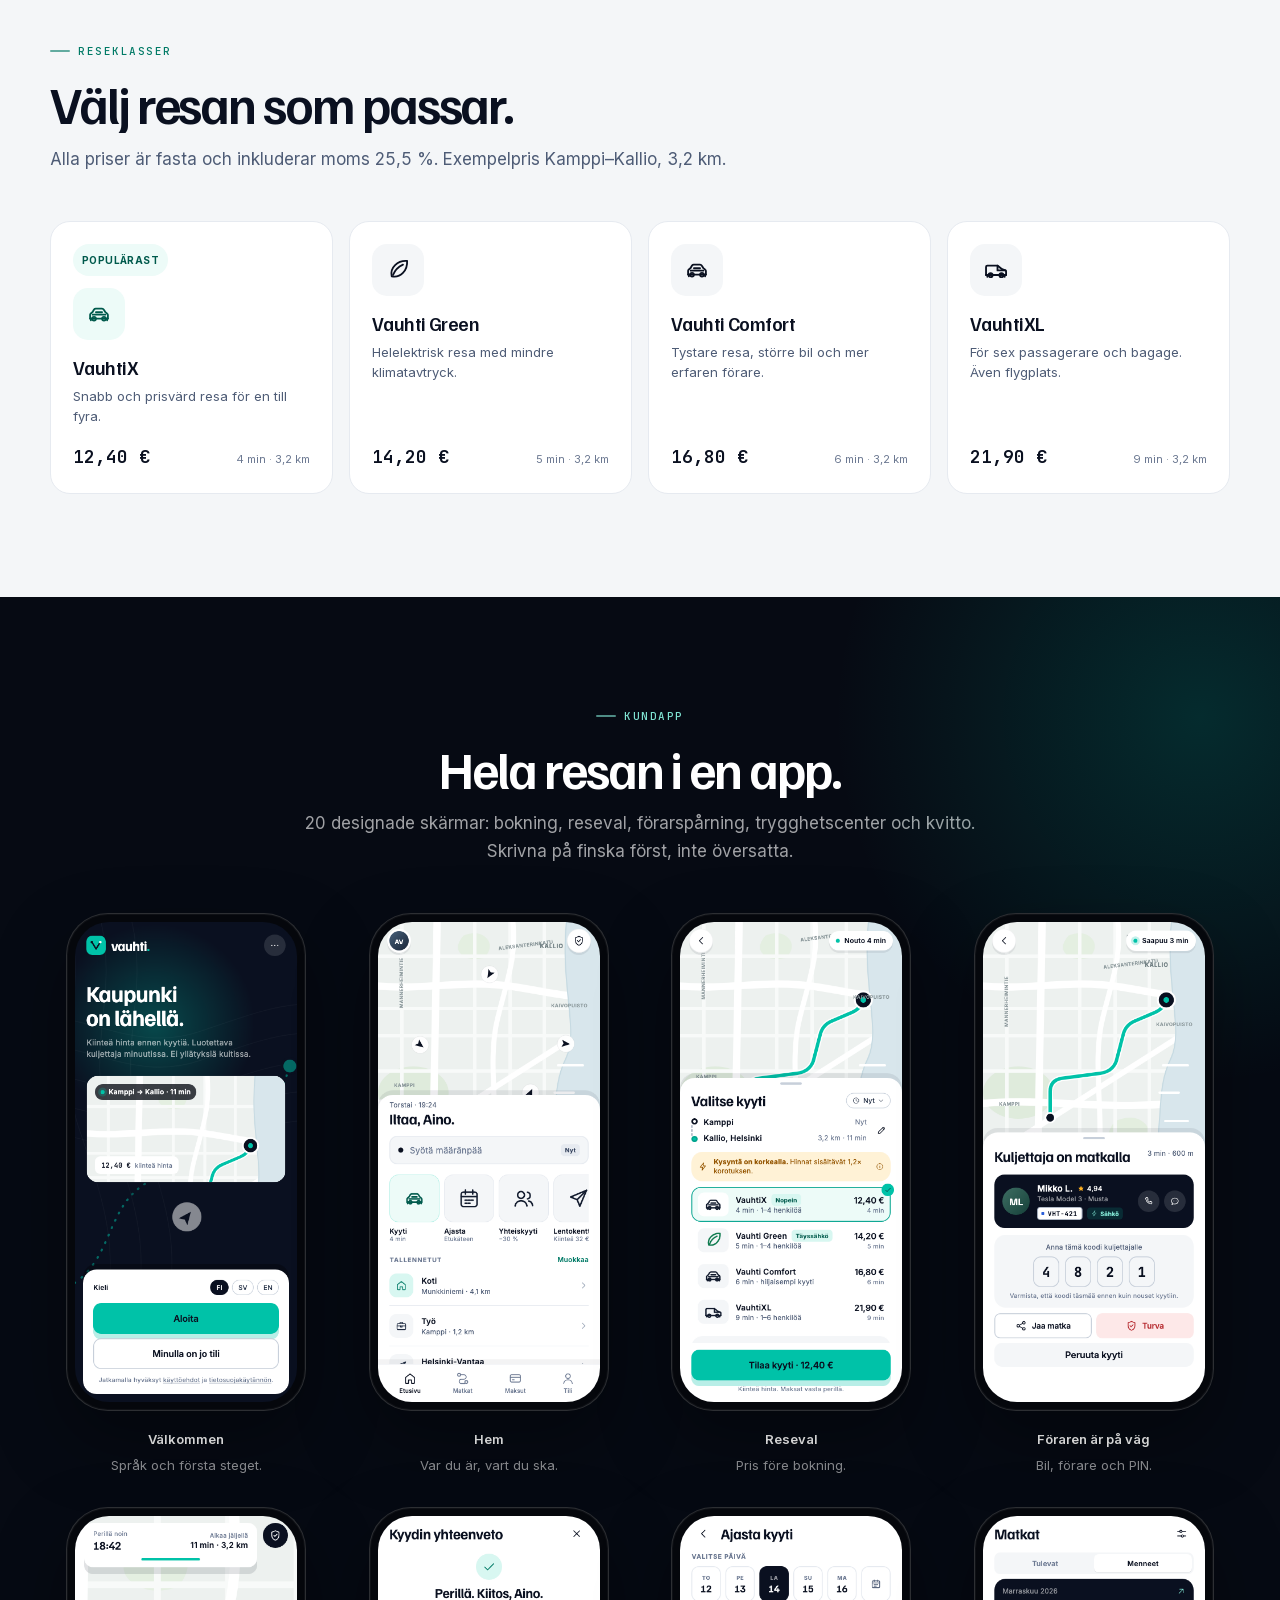
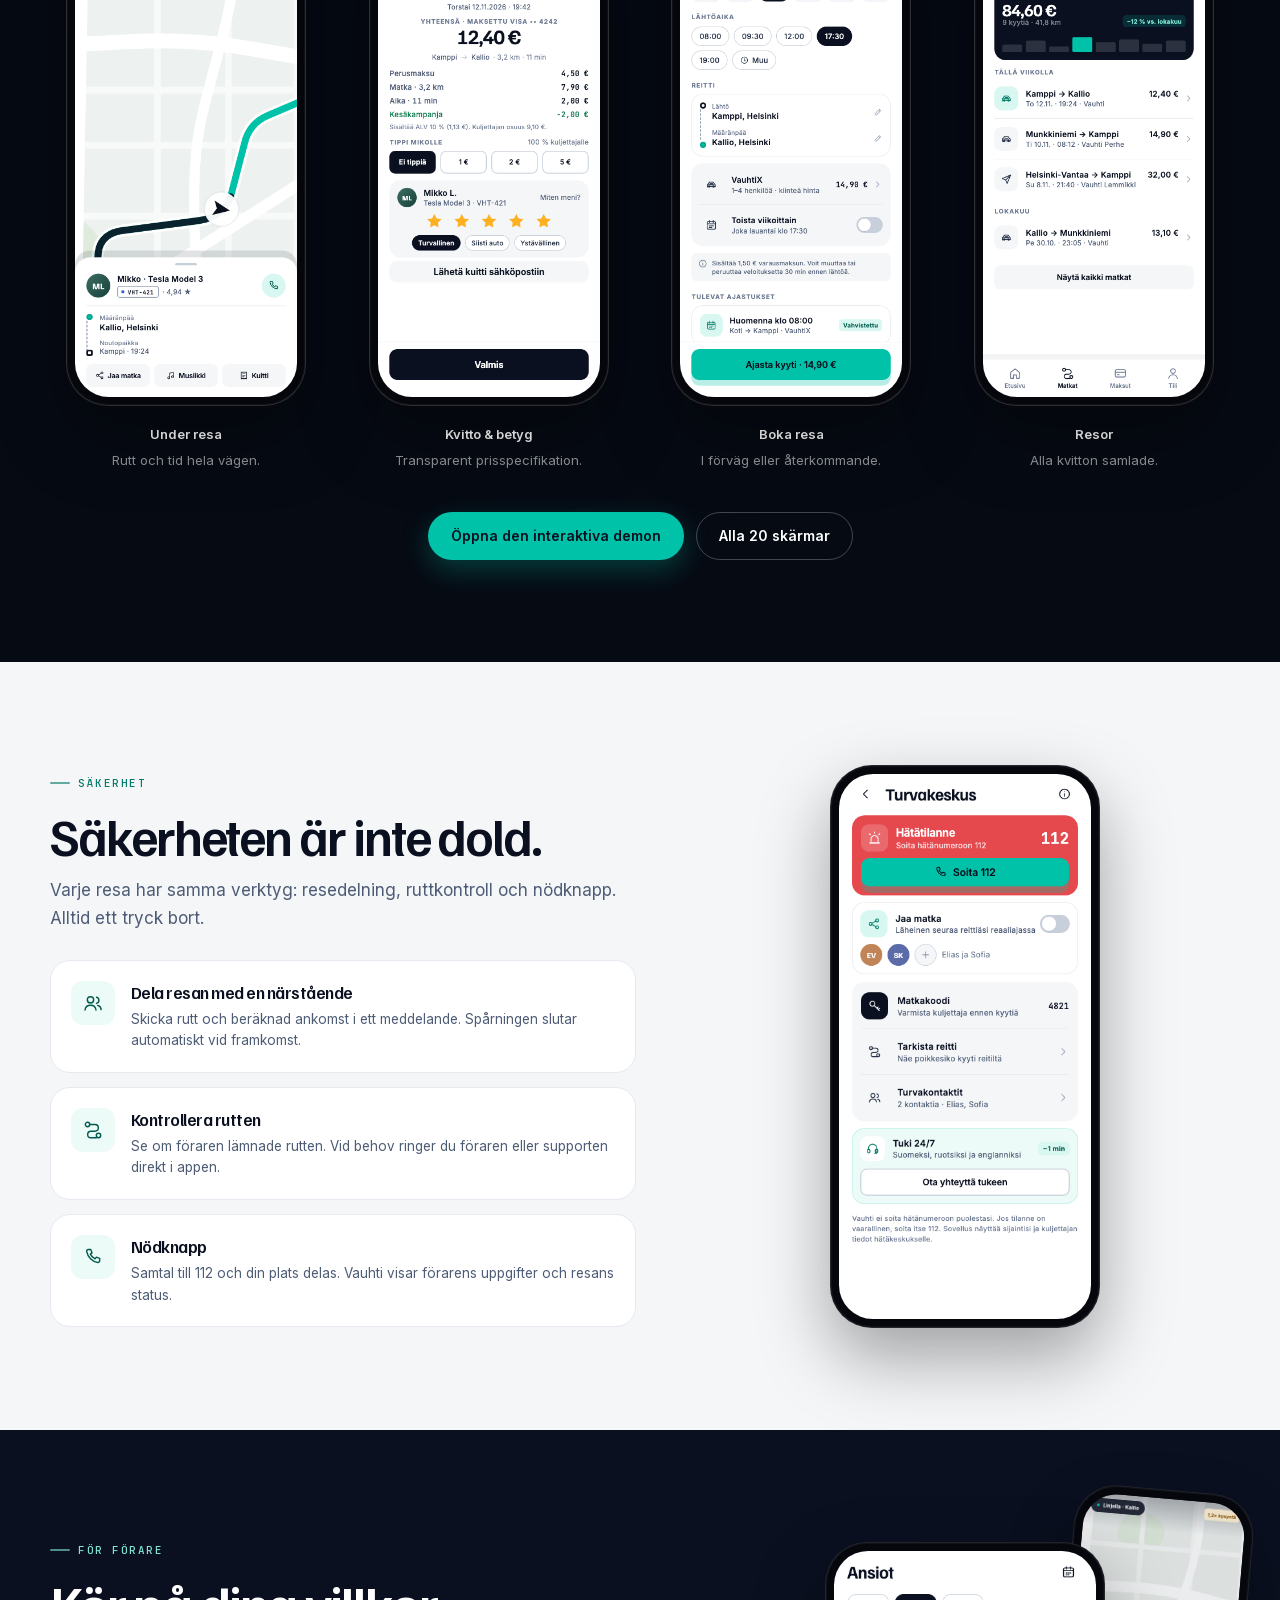
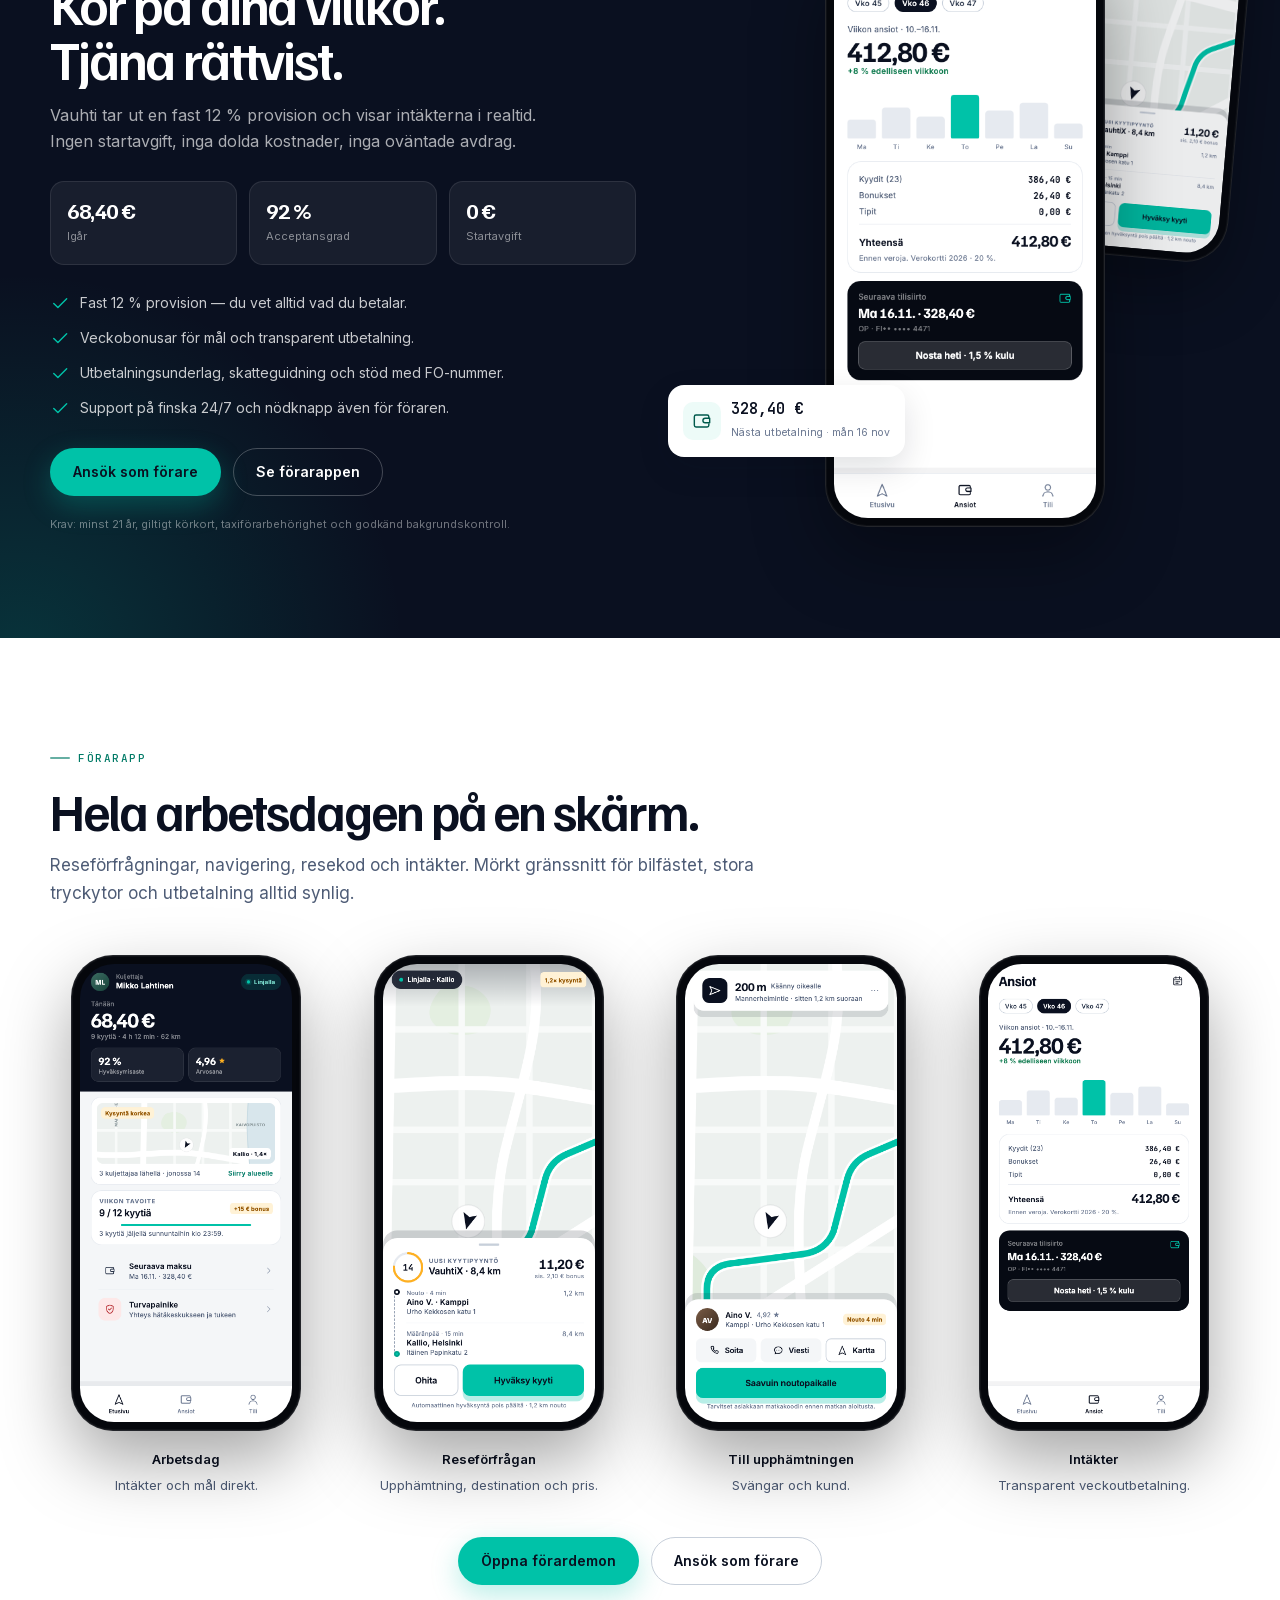
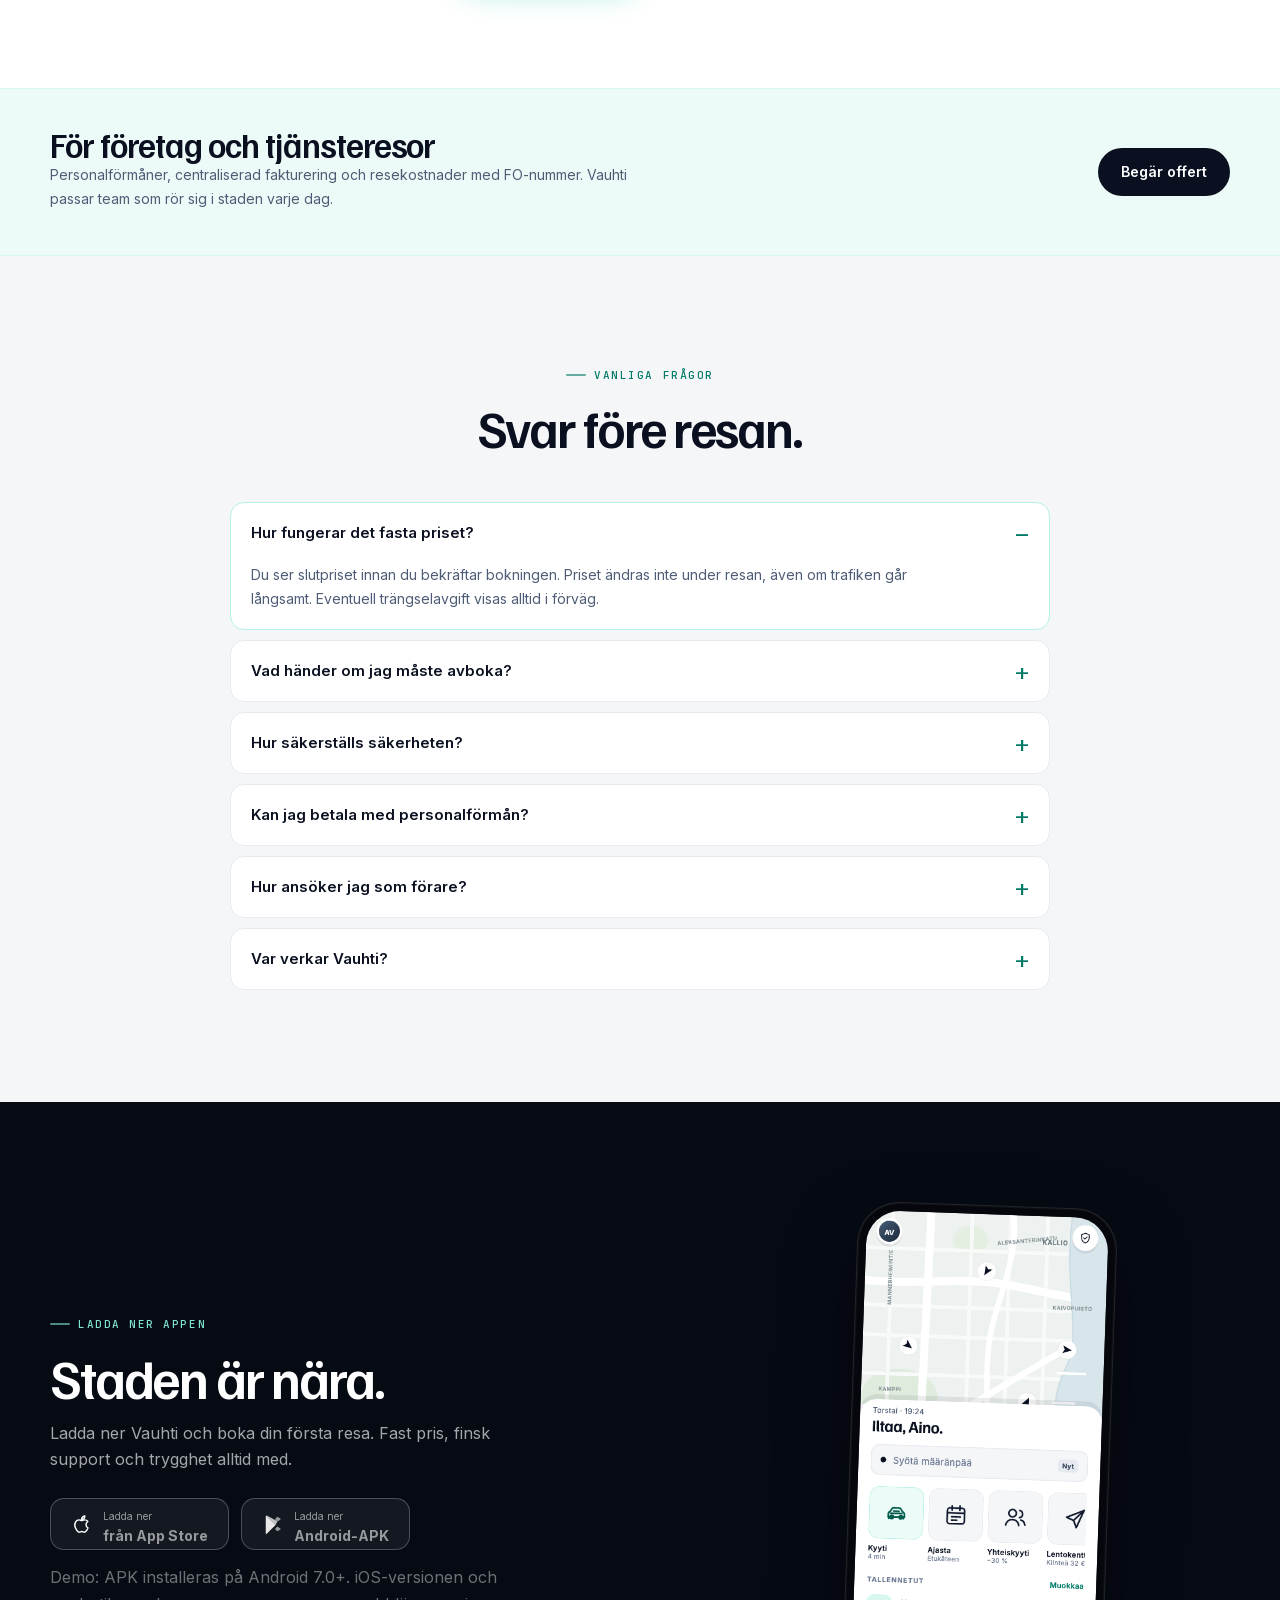
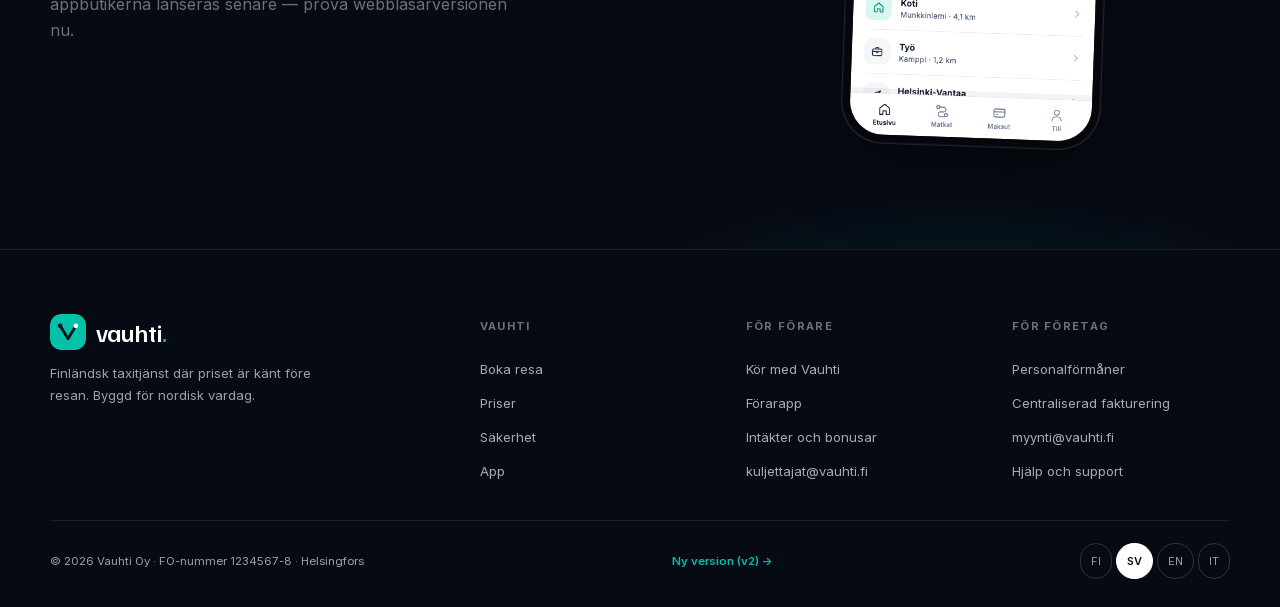
<file: sv/index.html>
<!DOCTYPE html>
<html lang="sv">
<head>
<meta charset="utf-8">
<meta name="viewport" content="width=device-width, initial-scale=1">
<title>Vauhti — Staden är nära.</title>
<meta name="description" content="Vauhti är en finländsk taxitjänst. Fast pris före resan, pålitliga förare och trygghet alltid med. Boka en resa eller ansök som förare.">
<meta name="theme-color" content="#0A1020">
<meta property="og:locale" content="sv_SE">
<meta property="og:locale:alternate" content="en_GB">
<meta property="og:locale:alternate" content="sv_SE">
<meta property="og:locale:alternate" content="it_IT">
<meta property="og:type" content="website">
<meta property="og:title" content="Vauhti — Staden är nära.">
<meta property="og:description" content="Fast pris före resan, finsk kundservice och trygghet alltid med. Bekanta dig med kund- och förarappen.">
<meta property="og:image" content="../assets/shots/home.png">
<meta name="twitter:card" content="summary_large_image">
<link rel="canonical" href="https://vauhti-app.pages.dev/sv/">
<link rel="alternate" hreflang="fi" href="https://vauhti-app.pages.dev/">
<link rel="alternate" hreflang="en" href="https://vauhti-app.pages.dev/en/">
<link rel="alternate" hreflang="sv" href="https://vauhti-app.pages.dev/sv/">
<link rel="alternate" hreflang="it" href="https://vauhti-app.pages.dev/it/">
<link rel="alternate" hreflang="x-default" href="https://vauhti-app.pages.dev/">
<link rel="icon" href="../assets/favicon.png" type="image/png" sizes="192x192">
<link rel="apple-touch-icon" href="../assets/favicon.png">
<link rel="stylesheet" href="../assets/fonts.css?v=1">
<link rel="stylesheet" href="../assets/tokens.css?v=1">
<link rel="stylesheet" href="../assets/site.css?v=5">
<style>.footer-bottom .v2-link{color:#00C2A8;text-decoration:none;font-weight:600}</style>
</head>
<body id="top">
<a class="skip-link" href="#main">Gå till innehållet</a>

<!-- Icon sprite (paths from the Vauhti icon set) -->
<svg xmlns="http://www.w3.org/2000/svg" style="position:absolute;width:0;height:0;overflow:hidden" aria-hidden="true">
  <symbol id="i-car" viewBox="0 0 24 24" fill="none" stroke="currentColor" stroke-width="1.7" stroke-linecap="round" stroke-linejoin="round">
    <path d="M3.8 16.2v-3.4c0-.5.2-.9.6-1.2l1.7-1.4 1.3-2.3A2 2 0 0 1 9.2 7h5.6a2 2 0 0 1 1.7 1l1.4 2.3 1.7 1.4c.4.3.6.7.6 1.2v3.3"/>
    <path d="M3.8 16.2h16.4"/><path d="M4.5 16.2v1.6M19.5 16.2v1.6"/>
    <circle cx="7.4" cy="16.3" r="1.7"/><circle cx="16.6" cy="16.3" r="1.7"/>
    <path d="M9.2 10.4h5.6"/><path d="M6.2 12.6h11.6"/>
  </symbol>
  <symbol id="i-leaf" viewBox="0 0 24 24" fill="none" stroke="currentColor" stroke-width="1.7" stroke-linecap="round" stroke-linejoin="round">
    <path d="M20.4 3.6C11.6 3 4.4 9.7 6.2 17.8c8.1 1.8 14.8-5.4 14.2-14.2Z"/>
    <path d="M7.4 16.6C9 12.4 12 9.1 16.6 7"/>
  </symbol>
  <symbol id="i-van" viewBox="0 0 24 24" fill="none" stroke="currentColor" stroke-width="1.7" stroke-linecap="round" stroke-linejoin="round">
    <path d="M2.8 16.6V9.2c0-.7.5-1.2 1.2-1.2h9.6l4 3.3 3.1 1.1c.4.2.6.5.6.9v3.3"/>
    <path d="M2.8 16.6h18.5"/><circle cx="7" cy="16.8" r="1.8"/><circle cx="17" cy="16.8" r="1.8"/>
    <path d="M4 16.8v1.4M20 16.8v1.4"/><path d="M13.4 8v4.4h7.4"/>
  </symbol>
  <symbol id="i-shield" viewBox="0 0 24 24" fill="none" stroke="currentColor" stroke-width="1.7" stroke-linecap="round" stroke-linejoin="round">
    <path d="M12 2.8 4.8 5.7v5.7c0 4.6 3 8.6 7.2 10.1 4.2-1.5 7.2-5.5 7.2-10.1V5.7L12 2.8Z"/>
    <path d="m8.8 11.8 2.2 2.2 4.4-4.4"/>
  </symbol>
  <symbol id="i-wallet" viewBox="0 0 24 24" fill="none" stroke="currentColor" stroke-width="1.7" stroke-linecap="round" stroke-linejoin="round">
    <path d="M20.2 8.6V6.8a2 2 0 0 0-2-2H4.8a2 2 0 0 0-2 2v10.4a2 2 0 0 0 2 2h13.4a2 2 0 0 0 2-2v-1.8"/>
    <path d="M21.2 8.6h-5.4a2.7 2.7 0 0 0 0 5.4h5.4Z"/>
  </symbol>
  <symbol id="i-bolt" viewBox="0 0 24 24" fill="none" stroke="currentColor" stroke-width="1.7" stroke-linecap="round" stroke-linejoin="round">
    <path d="M13.4 2.8 4.8 13.6h6l-1.4 7.6 8.6-10.8h-6l1.4-7.6Z"/>
  </symbol>
  <symbol id="i-clock" viewBox="0 0 24 24" fill="none" stroke="currentColor" stroke-width="1.7" stroke-linecap="round" stroke-linejoin="round">
    <circle cx="12" cy="12" r="9"/><path d="M12 6.8V12l3.6 2.2"/>
  </symbol>
  <symbol id="i-phone" viewBox="0 0 24 24" fill="none" stroke="currentColor" stroke-width="1.7" stroke-linecap="round" stroke-linejoin="round">
    <path d="M6.4 3h2.9l1.5 4-2 1.5a12.4 12.4 0 0 0 5.7 5.7l1.5-2 4 1.5v2.9a2 2 0 0 1-2.2 2A16.6 16.6 0 0 1 4.4 5.2 2 2 0 0 1 6.4 3Z"/>
  </symbol>
  <symbol id="i-users" viewBox="0 0 24 24" fill="none" stroke="currentColor" stroke-width="1.7" stroke-linecap="round" stroke-linejoin="round">
    <circle cx="9" cy="8.2" r="3.8"/><path d="M2.4 20.4c.5-3.6 3.3-5.8 6.6-5.8s6.1 2.2 6.6 5.8"/>
    <path d="M16.2 5.1a3.8 3.8 0 0 1 0 7.4M17.6 14.9c2.4.5 3.9 2.4 4.2 5.1"/>
  </symbol>
  <symbol id="i-card" viewBox="0 0 24 24" fill="none" stroke="currentColor" stroke-width="1.7" stroke-linecap="round" stroke-linejoin="round">
    <rect x="2.8" y="5.4" width="18.4" height="13.2" rx="2.4"/><path d="M2.8 10h18.4"/><path d="M6.6 14.6h3.2"/>
  </symbol>
  <symbol id="i-work" viewBox="0 0 24 24" fill="none" stroke="currentColor" stroke-width="1.7" stroke-linecap="round" stroke-linejoin="round">
    <rect x="3" y="7.5" width="18" height="12.5" rx="2"/>
    <path d="M9 7.5V5.8c0-.7.6-1.3 1.3-1.3h3.4c.7 0 1.3.6 1.3 1.3v1.7"/>
    <path d="M3 12.4h18"/><path d="M10.4 12.4v2.2h3.2v-2.2"/>
  </symbol>
  <symbol id="i-route" viewBox="0 0 24 24" fill="none" stroke="currentColor" stroke-width="1.7" stroke-linecap="round" stroke-linejoin="round">
    <circle cx="5.4" cy="5.4" r="2.6"/><circle cx="18.6" cy="18.6" r="2.6"/>
    <path d="M8 5.4h6.4a4 4 0 0 1 0 8H9.6a4 4 0 0 0 0 8H16"/>
  </symbol>
  <symbol id="i-check" viewBox="0 0 24 24" fill="none" stroke="currentColor" stroke-width="1.7" stroke-linecap="round" stroke-linejoin="round">
    <path d="m4.5 12.5 5 5L20 6.8"/>
  </symbol>
  <symbol id="i-calendar" viewBox="0 0 24 24" fill="none" stroke="currentColor" stroke-width="1.7" stroke-linecap="round" stroke-linejoin="round">
    <rect x="3.2" y="5" width="17.6" height="16" rx="2.6"/>
    <path d="M3.2 10h17.6M8 2.8v4.4M16 2.8v4.4"/><path d="M7.6 14h2M11 14h2M14.4 14h2M7.6 17.4h2M11 17.4h2"/>
  </symbol>
</svg>

<header class="site-header" data-open="false">
  <div class="wrap nav">
    <a class="brand" href="#top" aria-label="Vauhti startsida">
      <svg class="brand-mark" viewBox="0 0 64 64" aria-hidden="true">
        <rect width="64" height="64" rx="19" fill="#00C2A8"/>
        <path d="M18 21 32 44 46 21" fill="none" stroke="#0A1020" stroke-width="5" stroke-linecap="round" stroke-linejoin="round"/>
        <circle cx="18" cy="21" r="4.2" fill="#0A1020"/><circle cx="46" cy="21" r="4.2" fill="#fff"/>
      </svg>
      <span>vauhti<span class="dot">.</span></span>
    </a>

    <nav class="nav-links" aria-label="Huvudmeny">
      <a href="#kyyti">Resa</a>
      <a href="#sovellus">App</a>
      <a href="#hinnat">Priser</a>
      <a href="#turvallisuus">Säkerhet</a>
      <a href="#kuljettajalle">För förare</a>
      <a href="#yrityksille">För företag</a>
      <a href="#ukk">Hjälp</a>
    </nav>

    <div class="nav-right">
      <div class="lang-switch" role="group" aria-label="Språk">
          <a href="../" lang="fi" hreflang="fi">FI</a>
          <a href="./" aria-current="true">SV</a>
          <a href="../en/" lang="en" hreflang="en">EN</a>
          <a href="../it/" lang="it" hreflang="it">IT</a>
        </div>
      <a class="nav-login" href="#lataa">Logga in</a>
      <a class="btn btn-primary btn-sm" href="#lataa">Ladda ner appen</a>
    </div>

    <button class="nav-toggle" type="button" aria-expanded="false" aria-controls="top" aria-label="Öppna menyn">
      <svg class="ico" viewBox="0 0 24 24" aria-hidden="true"><path d="M4 7h16M4 12h16M4 17h16" fill="none" stroke="currentColor" stroke-width="1.8" stroke-linecap="round"/></svg>
    </button>
  </div>
</header>

<main id="main">
  <!-- ================= HERO ================= -->
  <section class="hero" id="kyyti">
    <div class="wrap hero-grid">
      <div class="hero-copy">
        <span class="eyebrow on-dark" data-cms="kyyti_nu_i_helsingfors_tammerfors_abo">Nu i Helsingfors · Tammerfors · Åbo</span>
        <h1 data-cms="kyyti_hela_staden_med_ett_tryck">Hela staden<br><em>med ett tryck.</em></h1>
        <p class="hero-sub" data-cms="kyyti_fast_pris_fore_resan_palitliga_forare_finsk_ku">Fast pris före resan. Pålitliga förare, finsk kundservice och betalning på ditt sätt.</p>
        <div class="hero-actions">
          <a class="btn btn-primary" href="#kyyti">Boka resa</a>
          <a class="btn btn-ghost" href="#kuljettajalle">Kör med Vauhti</a>
        </div>
        <div class="hero-stats">
          <div><b>4,92 ★</b><span>Förarbetyg</span></div>
          <div><b>3 min</b><span>Genomsnittlig upphämtning</span></div>
          <div><b>120 000+</b><span>Resor år 2026</span></div>
        </div>
      </div>

      <div class="book-card" aria-label="Boka resa">
        <div class="book-head">
          <h2 data-cms="kyyti_vart_ska_vi">Vart ska vi?</h2>
          <span class="book-badge"><svg class="ico" style="width:14px;height:14px" aria-hidden="true"><use href="#i-bolt"/></svg> Fast pris</span>
        </div>

        <div class="field">
          <span class="dot" aria-hidden="true"></span>
          <input value="Nuvarande plats" aria-label="Upphämtning">
        </div>
        <div class="field">
          <svg class="ico" aria-hidden="true"><use href="#i-route"/></svg>
          <input value="Kallio, Helsinki" aria-label="Destination">
        </div>

        <div class="ride-list" role="group" aria-label="Reseklass">
          <button class="ride-option" type="button" data-price="12,40 €" aria-pressed="true">
            <span class="veh"><svg class="ico" aria-hidden="true"><use href="#i-car"/></svg></span>
            <span class="grow"><span class="name">VauhtiX</span><span class="meta">4 min · 1–4 personer</span></span>
            <span class="price"><b>12,40 €</b><span>3,2 km</span></span>
          </button>
          <button class="ride-option" type="button" data-price="14,20 €" aria-pressed="false">
            <span class="veh"><svg class="ico" aria-hidden="true"><use href="#i-leaf"/></svg></span>
            <span class="grow"><span class="name">Vauhti Green</span><span class="meta">5 min · helelektrisk</span></span>
            <span class="price"><b>14,20 €</b><span>3,2 km</span></span>
          </button>
          <button class="ride-option" type="button" data-price="16,80 €" aria-pressed="false">
            <span class="veh"><svg class="ico" aria-hidden="true"><use href="#i-car"/></svg></span>
            <span class="grow"><span class="name">Vauhti Comfort</span><span class="meta">6 min · tystare resa</span></span>
            <span class="price"><b>16,80 €</b><span>3,2 km</span></span>
          </button>
          <button class="ride-option" type="button" data-price="21,90 €" aria-pressed="false">
            <span class="veh"><svg class="ico" aria-hidden="true"><use href="#i-van"/></svg></span>
            <span class="grow"><span class="name">VauhtiXL</span><span class="meta">9 min · 1–6 personer</span></span>
            <span class="price"><b>21,90 €</b><span>3,2 km</span></span>
          </button>
        </div>

        <div class="book-pay">
          <span class="pay-left"><svg class="ico" style="width:18px;height:18px" aria-hidden="true"><use href="#i-card"/></svg> Visa •• 4242</span>
          <a class="link" href="#ukk">Ändra</a>
        </div>

        <a class="btn btn-primary btn-block" href="../demo/?screen=/options">Boka resa · <span id="book-total">12,40 €</span></a>
        <p class="tiny muted" style="margin-top:10px;text-align:center" data-cms="kyyti_priset_inkluderar_moms_25_5_inga_dolda_avgifte">Priset inkluderar moms 25,5 %. Inga dolda avgifter.</p>
      </div>
    </div>
  </section>

  <!-- ================= TRUST ================= -->
  <div class="trust-strip" aria-label="Vauhti i siffror">
    <div class="wrap trust-grid">
      <div class="trust-item"><b>4,92 / 5</b><span>Förarbetyg</span></div>
      <div class="trust-item"><b>3 min</b><span>Genomsnittlig upphämtning</span></div>
      <div class="trust-item"><b>120 000+</b><span>Resor år 2026</span></div>
      <div class="trust-item"><b>24/7</b><span>Support på finska</span></div>
    </div>
  </div>

  <!-- ================= HOW IT WORKS ================= -->
  <section class="section" id="nain-se-toimii">
    <div class="wrap">
      <div class="section-head">
        <span class="eyebrow" data-cms="nain_se_toimii_sa_fungerar_det">Så fungerar det</span>
        <h2 data-cms="nain_se_toimii_tre_steg_inga_overraskningar">Tre steg. Inga överraskningar.</h2>
        <p data-cms="nain_se_toimii_vauhti_visar_pris_upphamtningstid_och_rutt_inn">Vauhti visar pris, upphämtningstid och rutt innan du bekräftar. Slutsumman är den du såg.</p>
      </div>
      <div class="steps">
        <article class="step">
          <span class="num">01</span>
          <h3 data-cms="nain_se_toimii_ange_destination">Ange destination</h3>
          <p data-cms="nain_se_toimii_du_ser_fast_pris_och_upphamtningstid_fore_bokn">Du ser fast pris och upphämtningstid före bokning. Välj reseklass och betalsätt.</p>
        </article>
        <article class="step">
          <span class="num">02</span>
          <h3 data-cms="nain_se_toimii_acceptera_resa">Acceptera resa</h3>
          <p data-cms="nain_se_toimii_narmaste_forare_far_forfragan_du_ser_bilen_for">Närmaste förare får förfrågan. Du ser bilen, förarens betyg och rutten på kartan.</p>
        </article>
        <article class="step">
          <span class="num">03</span>
          <h3 data-cms="nain_se_toimii_framme_utan_overraskningar">Framme utan överraskningar</h3>
          <p data-cms="nain_se_toimii_betalning_pa_ditt_satt_kvitto_via_e_post_och_f">Betalning på ditt sätt. Kvitto via e-post och FO-nummer för resekostnader.</p>
        </article>
      </div>
    </div>
  </section>

  <!-- ================= RIDE CLASSES ================= -->
  <section class="section" id="hinnat" style="padding-top:0">
    <div class="wrap">
      <div class="section-head">
        <span class="eyebrow" data-cms="hinnat_reseklasser">Reseklasser</span>
        <h2 data-cms="hinnat_valj_resan_som_passar">Välj resan som passar.</h2>
        <p data-cms="hinnat_alla_priser_ar_fasta_och_inkluderar_moms_25_5">Alla priser är fasta och inkluderar moms 25,5 %. Exempelpris Kamppi–Kallio, 3,2 km.</p>
      </div>
      <div class="classes">
        <article class="class-card highlight">
          <span class="tag">Populärast</span>
          <span class="veh"><svg class="ico" style="width:26px;height:26px" aria-hidden="true"><use href="#i-car"/></svg></span>
          <h3 data-cms="hinnat_vauhtix">VauhtiX</h3>
          <p data-cms="hinnat_snabb_och_prisvard_resa_for_en_till_fyra">Snabb och prisvärd resa för en till fyra.</p>
          <div class="price"><b>12,40 €</b><span>4 min · 3,2 km</span></div>
        </article>
        <article class="class-card">
          <span class="veh"><svg class="ico" style="width:26px;height:26px" aria-hidden="true"><use href="#i-leaf"/></svg></span>
          <h3 data-cms="hinnat_vauhti_green">Vauhti Green</h3>
          <p data-cms="hinnat_helelektrisk_resa_med_mindre_klimatavtryck">Helelektrisk resa med mindre klimatavtryck.</p>
          <div class="price"><b>14,20 €</b><span>5 min · 3,2 km</span></div>
        </article>
        <article class="class-card">
          <span class="veh"><svg class="ico" style="width:26px;height:26px" aria-hidden="true"><use href="#i-car"/></svg></span>
          <h3 data-cms="hinnat_vauhti_comfort">Vauhti Comfort</h3>
          <p data-cms="hinnat_tystare_resa_storre_bil_och_mer_erfaren_forare">Tystare resa, större bil och mer erfaren förare.</p>
          <div class="price"><b>16,80 €</b><span>6 min · 3,2 km</span></div>
        </article>
        <article class="class-card">
          <span class="veh"><svg class="ico" style="width:26px;height:26px" aria-hidden="true"><use href="#i-van"/></svg></span>
          <h3 data-cms="hinnat_vauhtixl">VauhtiXL</h3>
          <p data-cms="hinnat_for_sex_passagerare_och_bagage_aven_flygplats">För sex passagerare och bagage. Även flygplats.</p>
          <div class="price"><b>21,90 €</b><span>9 min · 3,2 km</span></div>
        </article>
      </div>
    </div>
  </section>

  <!-- ================= APP SHOWCASE ================= -->
  <section class="section showcase" id="sovellus">
    <div class="wrap">
      <div class="section-head center">
        <span class="eyebrow" data-cms="sovellus_kundapp">Kundapp</span>
        <h2 data-cms="sovellus_hela_resan_i_en_app">Hela resan i en app.</h2>
        <p data-cms="sovellus_20_designade_skarmar_bokning_reseval_forarspar">20 designade skärmar: bokning, reseval, förarspårning, trygghetscenter och kvitto. Skrivna på finska först, inte översatta.</p>
      </div>

      <div class="shot-grid">
        <figure class="shot-item">
          <div class="phone"><img src="../assets/shots/welcome.png" alt="Vauhti-appens välkomstskärm med språkval"></div>
          <figcaption><b>Välkommen</b>Språk och första steget.</figcaption>
        </figure>
        <figure class="shot-item">
          <div class="phone"><img src="../assets/shots/home.png" alt="Vauhti-appens startsida: destination, tjänster och sparade adresser"></div>
          <figcaption><b>Hem</b>Var du är, vart du ska.</figcaption>
        </figure>
        <figure class="shot-item">
          <div class="phone"><img src="../assets/shots/options.png" alt="Reseval: VauhtiX, Green, Comfort och XL med fasta priser"></div>
          <figcaption><b>Reseval</b>Pris före bokning.</figcaption>
        </figure>
        <figure class="shot-item">
          <div class="phone"><img src="../assets/shots/found.png" alt="Föraren är på väg: bil, registreringsnummer och PIN"></div>
          <figcaption><b>Föraren är på väg</b>Bil, förare och PIN.</figcaption>
        </figure>
        <figure class="shot-item">
          <div class="phone"><img src="../assets/shots/ride.png" alt="Under resa: rutt på kartan, tid och säkerhetsverktyg"></div>
          <figcaption><b>Under resa</b>Rutt och tid hela vägen.</figcaption>
        </figure>
        <figure class="shot-item">
          <div class="phone"><img src="../assets/shots/receipt.png" alt="Kvitto och betyg: prisspecifikation, dricks och förarens betyg"></div>
          <figcaption><b>Kvitto &amp; betyg</b>Transparent prisspecifikation.</figcaption>
        </figure>
        <figure class="shot-item">
          <div class="phone"><img src="../assets/shots/scheduled.png" alt="Boka resa: dag, tid och återkommande resa"></div>
          <figcaption><b>Boka resa</b>I förväg eller återkommande.</figcaption>
        </figure>
        <figure class="shot-item">
          <div class="phone"><img src="../assets/shots/trips.png" alt="Resehistorik: månadens kostnader och tidigare resor"></div>
          <figcaption><b>Resor</b>Alla kvitton samlade.</figcaption>
        </figure>
      </div>

      <div class="showcase-cta">
        <a class="btn btn-primary" href="../demo/?screen=/home">Öppna den interaktiva demon</a>
        <a class="btn btn-ghost" href="../index.html#rider">Alla 20 skärmar</a>
      </div>
    </div>
  </section>

  <!-- ================= SAFETY ================= -->
  <section class="section" id="turvallisuus">
    <div class="wrap safety-grid">
      <div>
        <div class="section-head" style="margin-bottom:28px">
          <span class="eyebrow" data-cms="turvallisuus_sakerhet">Säkerhet</span>
          <h2 data-cms="turvallisuus_sakerheten_ar_inte_dold">Säkerheten är inte dold.</h2>
          <p data-cms="turvallisuus_varje_resa_har_samma_verktyg_resedelning_ruttk">Varje resa har samma verktyg: resedelning, ruttkontroll och nödknapp. Alltid ett tryck bort.</p>
        </div>
        <div class="safety-list">
          <article class="safety-item">
            <span class="lead"><svg class="ico" aria-hidden="true"><use href="#i-users"/></svg></span>
            <div><h3 data-cms="turvallisuus_dela_resan_med_en_narstaende">Dela resan med en närstående</h3><p data-cms="turvallisuus_skicka_rutt_och_beraknad_ankomst_i_ett_meddela">Skicka rutt och beräknad ankomst i ett meddelande. Spårningen slutar automatiskt vid framkomst.</p></div>
          </article>
          <article class="safety-item">
            <span class="lead"><svg class="ico" aria-hidden="true"><use href="#i-route"/></svg></span>
            <div><h3 data-cms="turvallisuus_kontrollera_rutten">Kontrollera rutten</h3><p data-cms="turvallisuus_se_om_foraren_lamnade_rutten_vid_behov_ringer">Se om föraren lämnade rutten. Vid behov ringer du föraren eller supporten direkt i appen.</p></div>
          </article>
          <article class="safety-item">
            <span class="lead"><svg class="ico" aria-hidden="true"><use href="#i-phone"/></svg></span>
            <div><h3 data-cms="turvallisuus_nodknapp">Nödknapp</h3><p data-cms="turvallisuus_samtal_till_112_och_din_plats_delas_vauhti_vis">Samtal till 112 och din plats delas. Vauhti visar förarens uppgifter och resans status.</p></div>
          </article>
        </div>
      </div>
      <div class="safety-media">
        <div class="phone"><img src="../assets/shots/safety.png" alt="Trygghetscenter: nödläge, resedelning, resekod och trygghetskontakter"></div>
      </div>
    </div>
  </section>

  <!-- ================= DRIVER ================= -->
  <section class="section driver" id="kuljettajalle">
    <div class="wrap driver-grid">
      <div>
        <span class="eyebrow on-dark" data-cms="kuljettajalle_for_forare">För förare</span>
        <h2 data-cms="kuljettajalle_kor_pa_dina_villkor_tjana_rattvist">Kör på dina villkor.<br>Tjäna rättvist.</h2>
        <p class="lead" data-cms="kuljettajalle_vauhti_tar_ut_en_fast_12_provision_och_visar_i">Vauhti tar ut en fast 12 % provision och visar intäkterna i realtid. Ingen startavgift, inga dolda kostnader, inga oväntade avdrag.</p>

        <div class="driver-stats">
          <div class="driver-stat"><b>68,40 €</b><span>Igår</span></div>
          <div class="driver-stat"><b>92 %</b><span>Acceptansgrad</span></div>
          <div class="driver-stat"><b>0 €</b><span>Startavgift</span></div>
        </div>

        <ul class="benefits">
          <li><svg class="ico" aria-hidden="true"><use href="#i-check"/></svg> Fast 12 % provision — du vet alltid vad du betalar.</li>
          <li><svg class="ico" aria-hidden="true"><use href="#i-check"/></svg> Veckobonusar för mål och transparent utbetalning.</li>
          <li><svg class="ico" aria-hidden="true"><use href="#i-check"/></svg> Utbetalningsunderlag, skatteguidning och stöd med FO-nummer.</li>
          <li><svg class="ico" aria-hidden="true"><use href="#i-check"/></svg> Support på finska 24/7 och nödknapp även för föraren.</li>
        </ul>

        <div class="hero-actions">
          <a class="btn btn-primary" href="mailto:kuljettajat@vauhti.fi?subject=Vauhti%20foraransokan">Ansök som förare</a>
          <a class="btn btn-ghost" href="../demo/?screen=/driver-home">Se förarappen</a>
        </div>
        <p class="driver-note" data-cms="kuljettajalle_krav_minst_21_ar_giltigt_korkort_taxiforarbeho">Krav: minst 21 år, giltigt körkort, taxiförarbehörighet och godkänd bakgrundskontroll.</p>
      </div>

      <div class="driver-media">
        <div class="phone driver-phone-back"><img src="../assets/shots/driver-offer.png" alt="Inkommande reseförfrågan för föraren" ></div>
        <div class="phone"><img src="../assets/shots/driver-earnings.png" alt="Förarapp: veckans intäkter, bonusar och nästa utbetalning"></div>
        <div class="driver-float">
          <span class="lead" style="width:38px;height:38px;border-radius:10px;display:grid;place-items:center;background:var(--brand-50);color:var(--brand-800)"><svg class="ico" aria-hidden="true"><use href="#i-wallet"/></svg></span>
          <div><b>328,40 €</b><span>Nästa utbetalning · mån 16 nov</span></div>
        </div>
      </div>
    </div>
  </section>

  <!-- ================= DRIVER APP SHOWCASE ================= -->
  <section class="section driver-app" id="kuljettajasovellus">
    <div class="wrap">
      <div class="section-head">
        <span class="eyebrow" data-cms="kuljettajasovellus_forarapp">Förarapp</span>
        <h2 data-cms="kuljettajasovellus_hela_arbetsdagen_pa_en_skarm">Hela arbetsdagen på en skärm.</h2>
        <p data-cms="kuljettajasovellus_reseforfragningar_navigering_resekod_och_intak">Reseförfrågningar, navigering, resekod och intäkter. Mörkt gränssnitt för bilfästet, stora tryckytor och utbetalning alltid synlig.</p>
      </div>

      <div class="shot-grid driver-shots">
        <figure class="shot-item">
          <div class="phone"><img src="../assets/shots/driver-home.png" alt="Förarens startsida: dagens intäkter, acceptansgrad och veckomål"></div>
          <figcaption><b>Arbetsdag</b>Intäkter och mål direkt.</figcaption>
        </figure>
        <figure class="shot-item">
          <div class="phone"><img src="../assets/shots/driver-offer.png" alt="Inkommande reseförfrågan: upphämtning, destination, pris och accept"></div>
          <figcaption><b>Reseförfrågan</b>Upphämtning, destination och pris.</figcaption>
        </figure>
        <figure class="shot-item">
          <div class="phone"><img src="../assets/shots/driver-nav.png" alt="Navigering till upphämtning: sväng, avstånd och kunduppgifter"></div>
          <figcaption><b>Till upphämtningen</b>Svängar och kund.</figcaption>
        </figure>
        <figure class="shot-item">
          <div class="phone"><img src="../assets/shots/driver-earnings.png" alt="Intäkter: veckoutbetalning, bonusar, dricks och nästa betalning"></div>
          <figcaption><b>Intäkter</b>Transparent veckoutbetalning.</figcaption>
        </figure>
      </div>

      <div class="showcase-cta">
        <a class="btn btn-primary" href="../demo/?screen=/driver-home">Öppna förardemon</a>
        <a class="btn btn-outline" href="mailto:kuljettajat@vauhti.fi?subject=Vauhti%20foraransokan">Ansök som förare</a>
      </div>
    </div>
  </section>

  <!-- ================= BUSINESS ================= -->
  <section class="business" id="yrityksille">
    <div class="wrap">
      <div>
        <h2 data-cms="yrityksille_for_foretag_och_tjansteresor">För företag och tjänsteresor</h2>
        <p data-cms="yrityksille_personalformaner_centraliserad_fakturering_och">Personalförmåner, centraliserad fakturering och resekostnader med FO-nummer. Vauhti passar team som rör sig i staden varje dag.</p>
      </div>
      <a class="btn btn-dark" href="mailto:myynti@vauhti.fi?subject=Vauhti%20yrityksille">Begär offert</a>
    </div>
  </section>

  <!-- ================= FAQ ================= -->
  <section class="section" id="ukk">
    <div class="wrap">
      <div class="section-head center">
        <span class="eyebrow" data-cms="ukk_vanliga_fragor">Vanliga frågor</span>
        <h2 data-cms="ukk_svar_fore_resan">Svar före resan.</h2>
      </div>
      <div class="faq">
        <details open>
          <summary data-cms="ukk_hur_fungerar_det_fasta_priset">Hur fungerar det fasta priset?</summary>
          <p data-cms="ukk_du_ser_slutpriset_innan_du_bekraftar_bokningen">Du ser slutpriset innan du bekräftar bokningen. Priset ändras inte under resan, även om trafiken går långsamt. Eventuell trängselavgift visas alltid i förväg.</p>
        </details>
        <details>
          <summary data-cms="ukk_vad_hander_om_jag_maste_avboka">Vad händer om jag måste avboka?</summary>
          <p data-cms="ukk_du_kan_avboka_utan_kostnad_tills_foraren_har_k">Du kan avboka utan kostnad tills föraren har kört iväg. Därefter gäller en avbokningsavgift som alltid visas före bekräftelse.</p>
        </details>
        <details>
          <summary data-cms="ukk_hur_sakerstalls_sakerheten">Hur säkerställs säkerheten?</summary>
          <p data-cms="ukk_varje_forare_har_bakgrundskontroll_taxiforarbe">Varje förare har bakgrundskontroll, taxiförarbehörighet och löpande betyg. I appen kan du dela resan, kontrollera rutten och ringa nödnumret med ett tryck.</p>
        </details>
        <details>
          <summary data-cms="ukk_kan_jag_betala_med_personalforman">Kan jag betala med personalförmån?</summary>
          <p data-cms="ukk_ja_vauhti_stoder_de_vanligaste_personalformans">Ja. Vauhti stöder de vanligaste personalförmånskorten och centraliserad fakturering. Kvittot får FO-nummer och specifikation av resekostnaderna.</p>
        </details>
        <details>
          <summary data-cms="ukk_hur_ansoker_jag_som_forare">Hur ansöker jag som förare?</summary>
          <p data-cms="ukk_skicka_ansokan_till_kuljettajat_vauhti_fi_du_b">Skicka ansökan till kuljettajat@vauhti.fi. Du behöver vara minst 21 år, ha giltigt körkort och taxiförarbehörighet samt godkänd bakgrundskontroll.</p>
        </details>
        <details>
          <summary data-cms="ukk_var_verkar_vauhti">Var verkar Vauhti?</summary>
          <p data-cms="ukk_vauhti_verkar_for_narvarande_i_helsingfors_tam">Vauhti verkar för närvarande i Helsingfors, Tammerfors och Åbo. Härnäst expanderar vi till Esbo, Vanda och Uleåborg.</p>
        </details>
      </div>
    </div>
  </section>

  <!-- ================= DOWNLOAD ================= -->
  <section class="section download" id="lataa">
    <div class="wrap download-grid">
      <div>
        <span class="eyebrow on-dark" data-cms="lataa_ladda_ner_appen">Ladda ner appen</span>
        <h2 data-cms="lataa_staden_ar_nara">Staden är nära.</h2>
        <p data-cms="lataa_ladda_ner_vauhti_och_boka_din_forsta_resa_fast">Ladda ner Vauhti och boka din första resa. Fast pris, finsk support och trygghet alltid med.</p>
        <div class="store-buttons">
          <a class="store-btn" href="../demo/?screen=/welcome">
            <svg class="ico" viewBox="0 0 24 24" fill="none" stroke="currentColor" stroke-width="1.6" stroke-linecap="round" stroke-linejoin="round" aria-hidden="true"><path d="M16.4 12.6c0-2.2 1.8-3.3 1.9-3.4-1-1.5-2.6-1.7-3.2-1.7-1.4-.1-2.7.8-3.4.8-.7 0-1.8-.8-2.9-.8-1.5 0-2.9.9-3.7 2.2-1.6 2.7-.4 6.8 1.1 9 .7 1.1 1.6 2.3 2.7 2.2 1.1 0 1.5-.7 2.9-.7s1.7.7 2.9.7c1.2 0 1.9-1.1 2.6-2.2.8-1.2 1.2-2.4 1.2-2.5 0 0-2.1-.8-2.1-3.6Z"/><path d="M14.2 5.9c.6-.7 1-1.7.9-2.7-.9 0-1.9.6-2.5 1.3-.6.6-1 1.6-.9 2.6 1 .1 1.9-.5 2.5-1.2Z"/></svg>
            <span><span>Ladda ner</span><b>från App Store</b></span>
          </a>
          <a class="store-btn" href="https://github.com/jaervis/vauhti-app/releases/download/v1.0.0/vauhti-1.0.0.apk" download>
            <svg class="ico" viewBox="0 0 24 24" fill="none" aria-hidden="true"><path d="M4.6 2.9 14.8 13 4.6 23.1c-.3-.2-.5-.6-.5-1V3.9c0-.4.2-.8.5-1Z" fill="currentColor" opacity=".9"/><path d="m16.6 14.8 3.1 1.7c.7.4.7 1.4 0 1.8l-3.1 1.7-2.4-2.6 2.4-2.6Z" fill="currentColor" opacity=".55"/><path d="m16.6 9.2 3.1-1.7c.7-.4.7-1.4 0-1.8l-3.1-1.7-2.4 2.6 2.4 2.6Z" fill="currentColor" opacity=".55"/><path d="M14.8 13 4.6 2.9c.3-.2.7-.2 1.1 0l11.1 6.1-2 4Z" fill="currentColor" opacity=".75"/></svg>
            <span><span>Ladda ner</span><b>Android-APK</b></span>
          </a>
        </div>
        <p class="tiny" style="margin-top:14px;color:rgba(255,255,255,.42)">Demo: APK installeras på Android 7.0+. iOS-versionen och appbutikerna lanseras senare — prova webbläsarversionen nu.</p>
      </div>
      <div class="download-media">
        <div class="phone"><img src="../assets/shots/home.png" alt="Vauhti-appens startsida"></div>
      </div>
    </div>
  </section>
</main>

<footer class="site-footer">
  <div class="wrap">
    <div class="footer-grid">
      <div class="footer-brand">
        <a class="brand" href="#top" aria-label="Vauhti startsida">
          <svg class="brand-mark" viewBox="0 0 64 64" aria-hidden="true">
            <rect width="64" height="64" rx="19" fill="#00C2A8"/>
            <path d="M18 21 32 44 46 21" fill="none" stroke="#0A1020" stroke-width="5" stroke-linecap="round" stroke-linejoin="round"/>
            <circle cx="18" cy="21" r="4.2" fill="#0A1020"/><circle cx="46" cy="21" r="4.2" fill="#fff"/>
          </svg>
          <span>vauhti<span class="dot">.</span></span>
        </a>
        <p data-cms="footer_finlandsk_taxitjanst_dar_priset_ar_kant_fore_r">Finländsk taxitjänst där priset är känt före resan. Byggd för nordisk vardag.</p>
      </div>
      <div class="footer-col">
        <h3>Vauhti</h3>
        <a href="#kyyti">Boka resa</a>
        <a href="#hinnat">Priser</a>
        <a href="#turvallisuus">Säkerhet</a>
        <a href="#sovellus">App</a>
              </div>
      <div class="footer-col">
        <h3>För förare</h3>
        <a href="#kuljettajalle">Kör med Vauhti</a>
        <a href="#kuljettajasovellus">Förarapp</a>
        <a href="#kuljettajalle">Intäkter och bonusar</a>
        <a href="mailto:kuljettajat@vauhti.fi">kuljettajat@vauhti.fi</a>
      </div>
      <div class="footer-col">
        <h3>För företag</h3>
        <a href="#yrityksille">Personalförmåner</a>
        <a href="#yrityksille">Centraliserad fakturering</a>
        <a href="mailto:myynti@vauhti.fi">myynti@vauhti.fi</a>
        <a href="#ukk">Hjälp och support</a>
      </div>
    </div>
    <div class="footer-bottom">
      <span>© 2026 Vauhti Oy · FO-nummer 1234567-8 · Helsingfors</span>
      <a class="v2-link" href="/v2/">Ny version (v2) →</a>
      <div class="lang" role="group" aria-label="Språk">
          <a href="../" lang="fi" hreflang="fi">FI</a>
          <a href="./" aria-current="true">SV</a>
          <a href="../en/" lang="en" hreflang="en">EN</a>
          <a href="../it/" lang="it" hreflang="it">IT</a>
        </div>
    </div>
  </div>
</footer>

<script>
  // Mobile navigation
  const header = document.querySelector('.site-header');
  const toggle = document.querySelector('.nav-toggle');
  toggle?.addEventListener('click', () => {
    const open = header.dataset.open === 'true';
    header.dataset.open = String(!open);
    toggle.setAttribute('aria-expanded', String(!open));
  });
  document.querySelectorAll('.nav-links a').forEach((a) =>
    a.addEventListener('click', () => {
      header.dataset.open = 'false';
      toggle?.setAttribute('aria-expanded', 'false');
    })
  );

  // Booking: ride class selection updates the CTA price
  const total = document.getElementById('book-total');
  document.querySelectorAll('.ride-option').forEach((option) => {
    option.addEventListener('click', () => {
      document.querySelectorAll('.ride-option').forEach((o) => o.setAttribute('aria-pressed', 'false'));
      option.setAttribute('aria-pressed', 'true');
      if (total) total.textContent = option.dataset.price;
    });
  });

</script>
  <script src="/assets/kiln-config.js"></script>
  <script src="/assets/kiln.js" defer></script>
<script>
  // Logo returns to the top instantly.
  document.querySelectorAll('.brand').forEach((a) => {
    a.addEventListener('click', (event) => {
      event.preventDefault();
      window.scrollTo({ top: 0, behavior: 'instant' });
      history.replaceState(null, '', location.pathname + location.search);
    });
  });
</script>
</body>
</html>
</file>
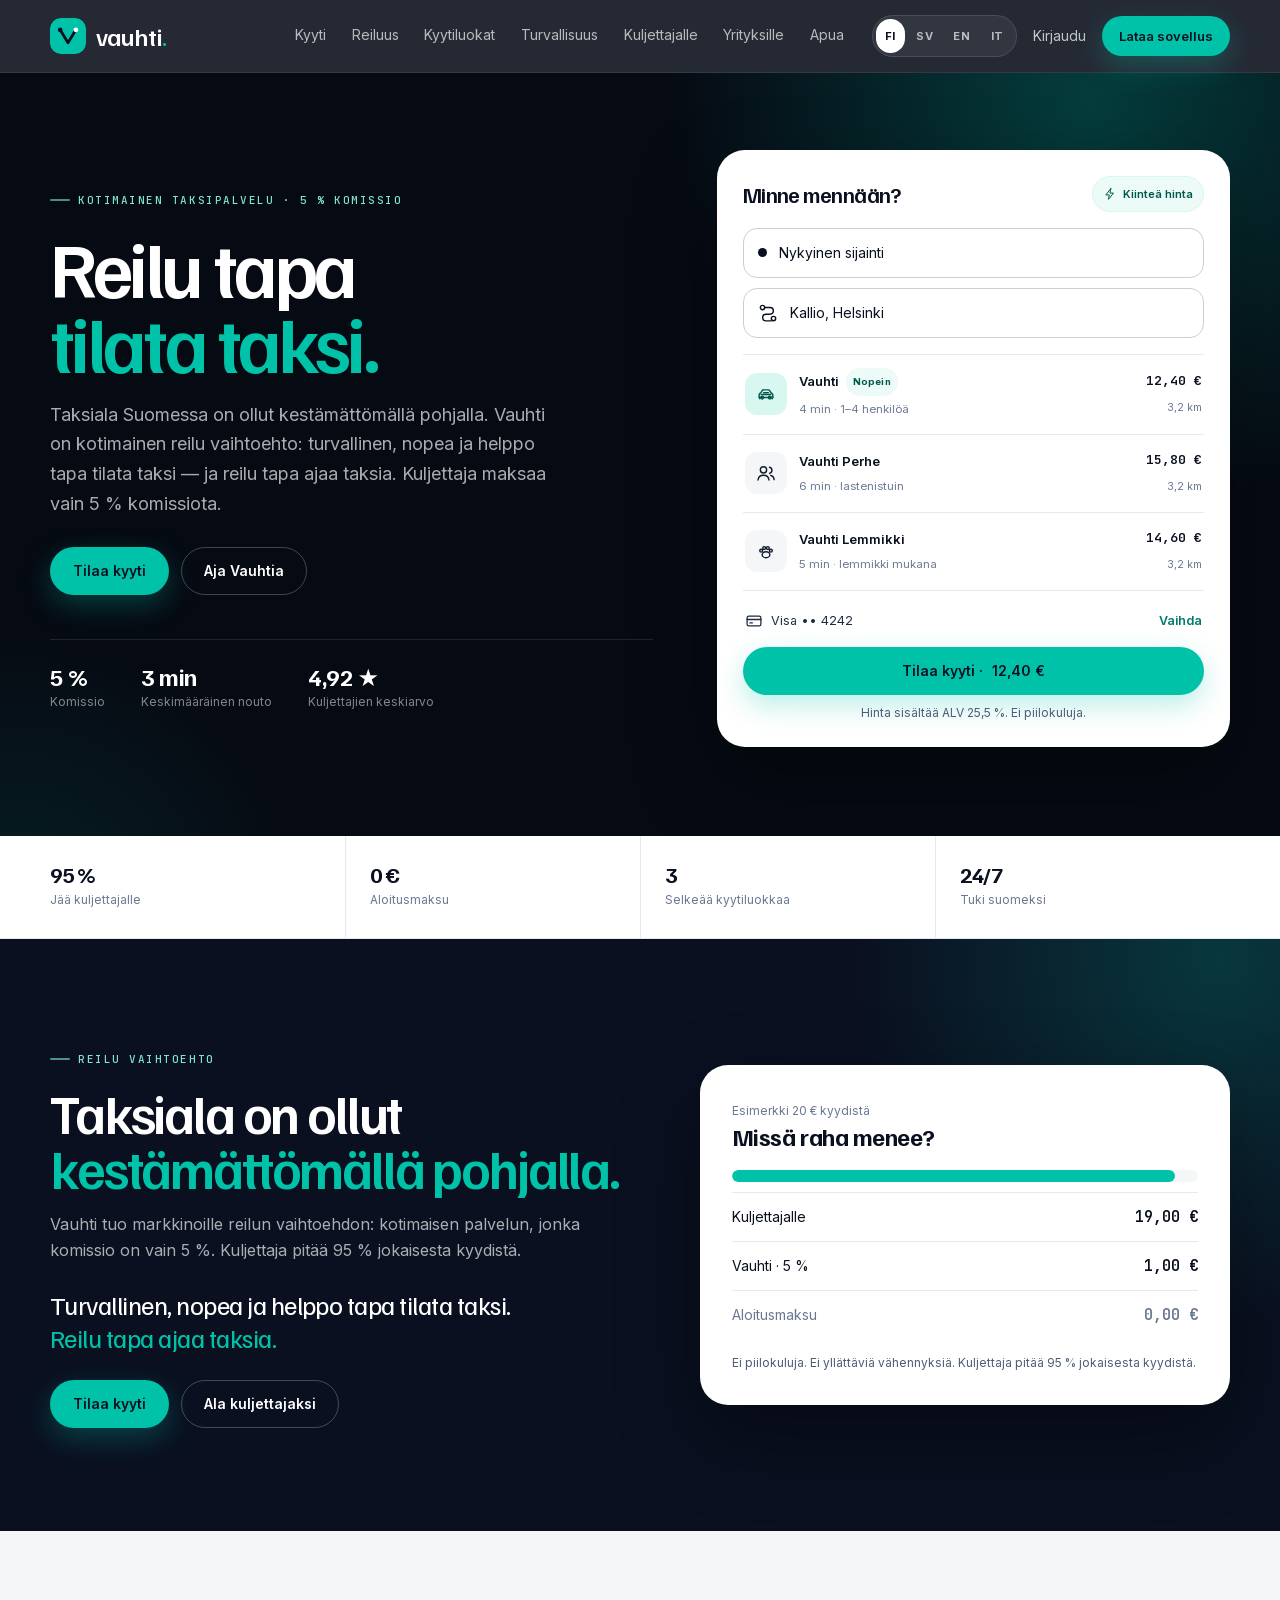
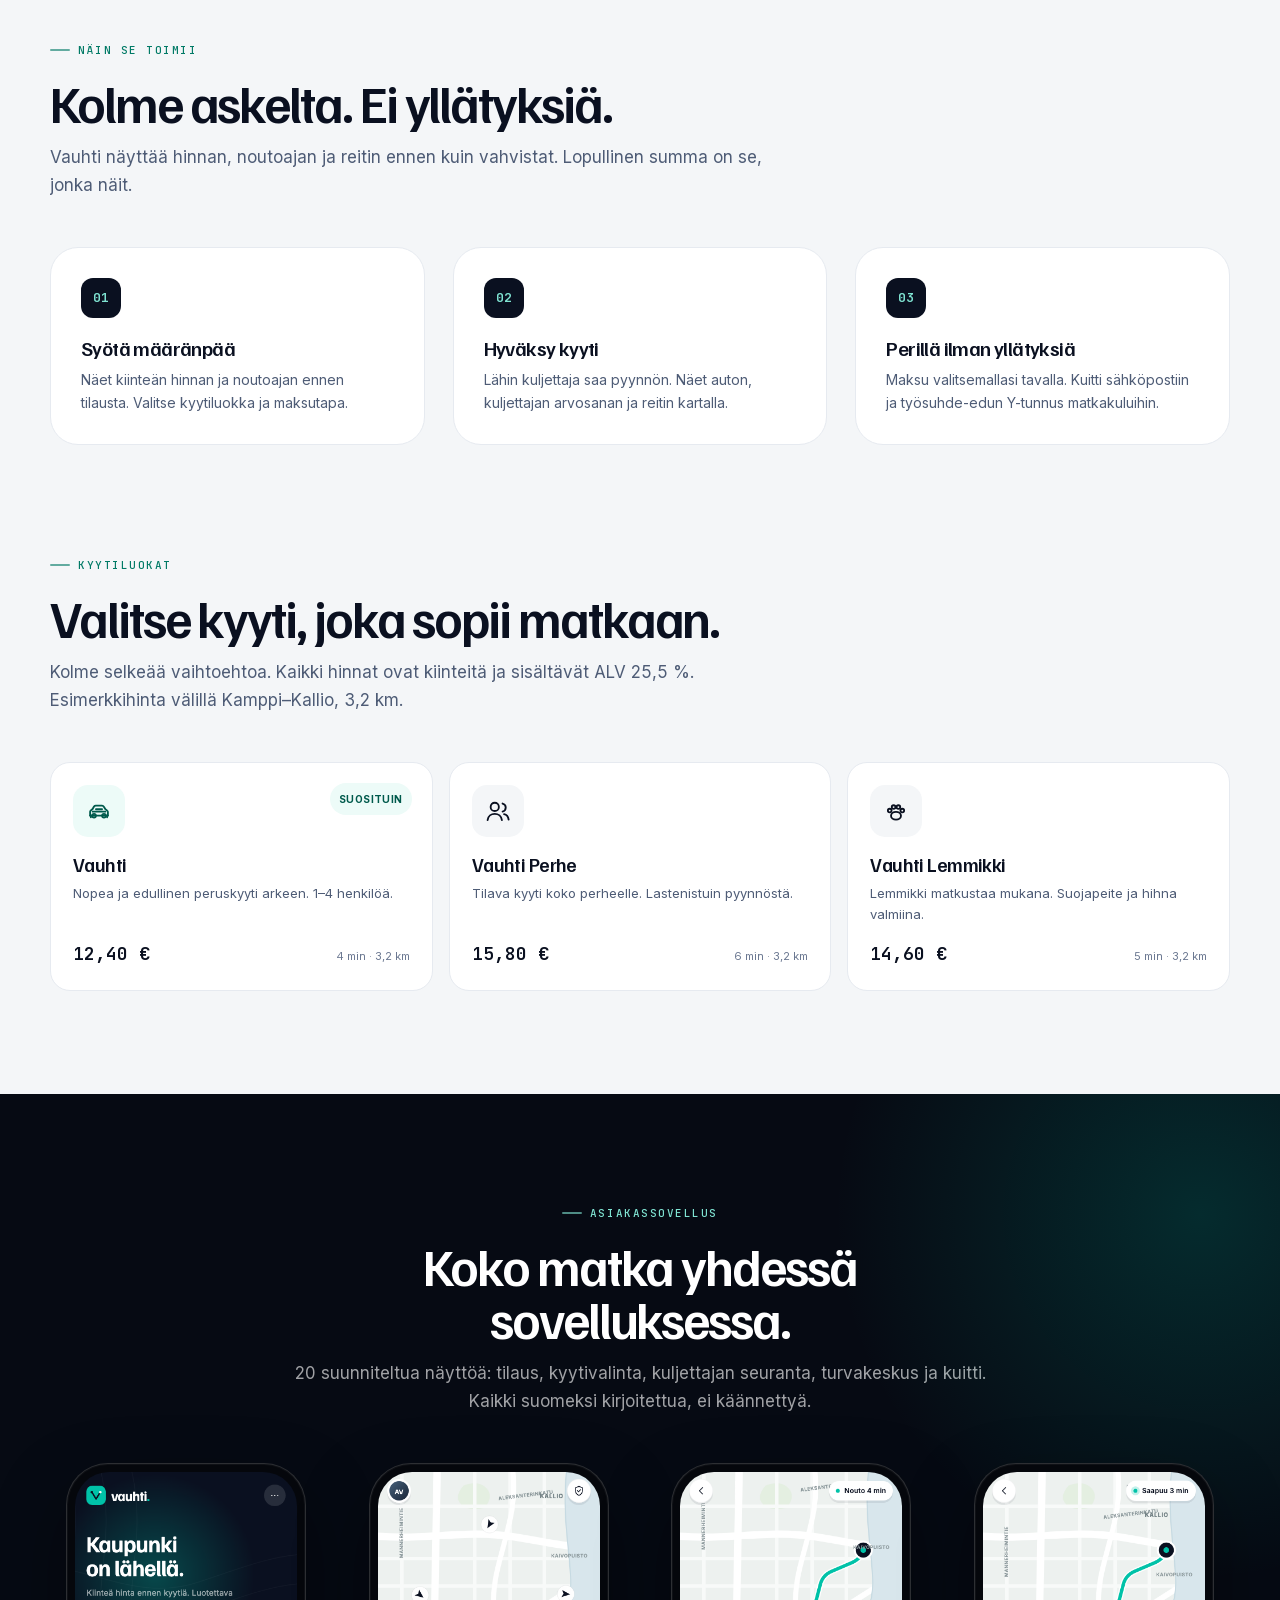
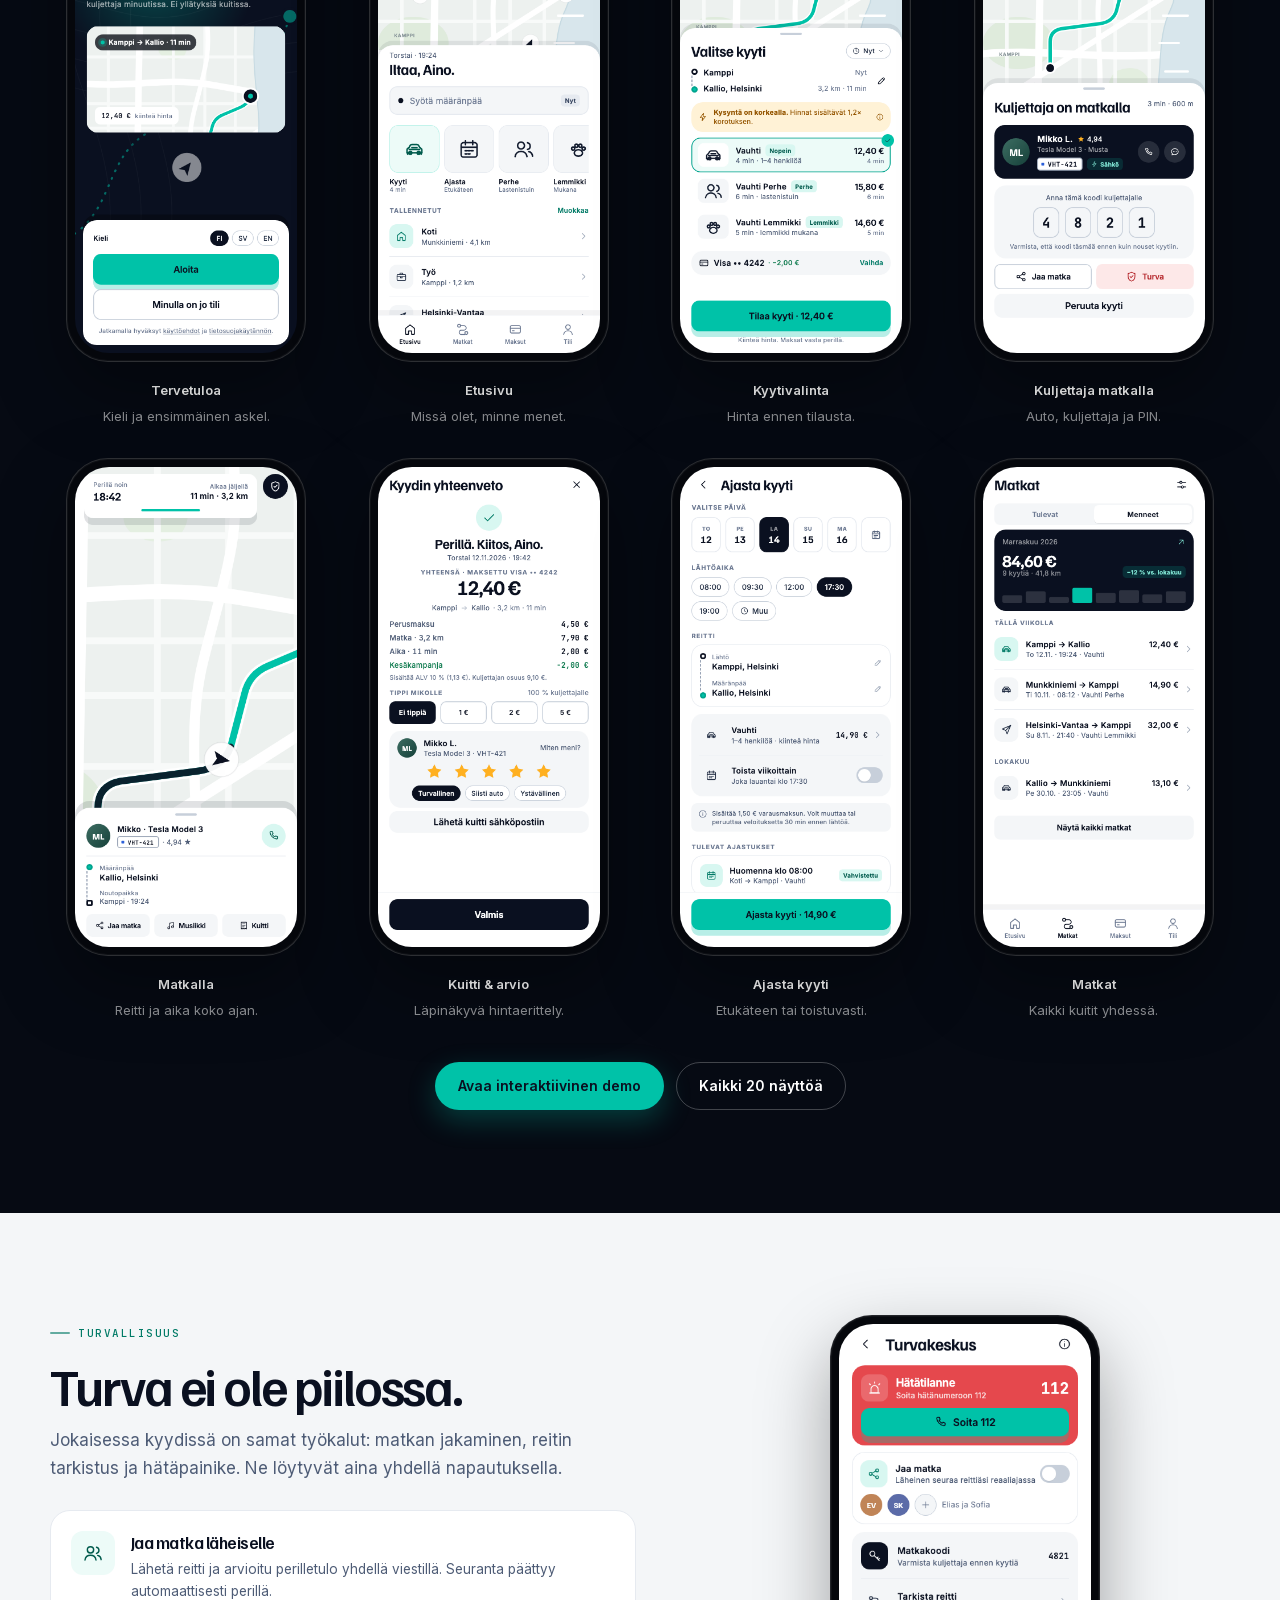
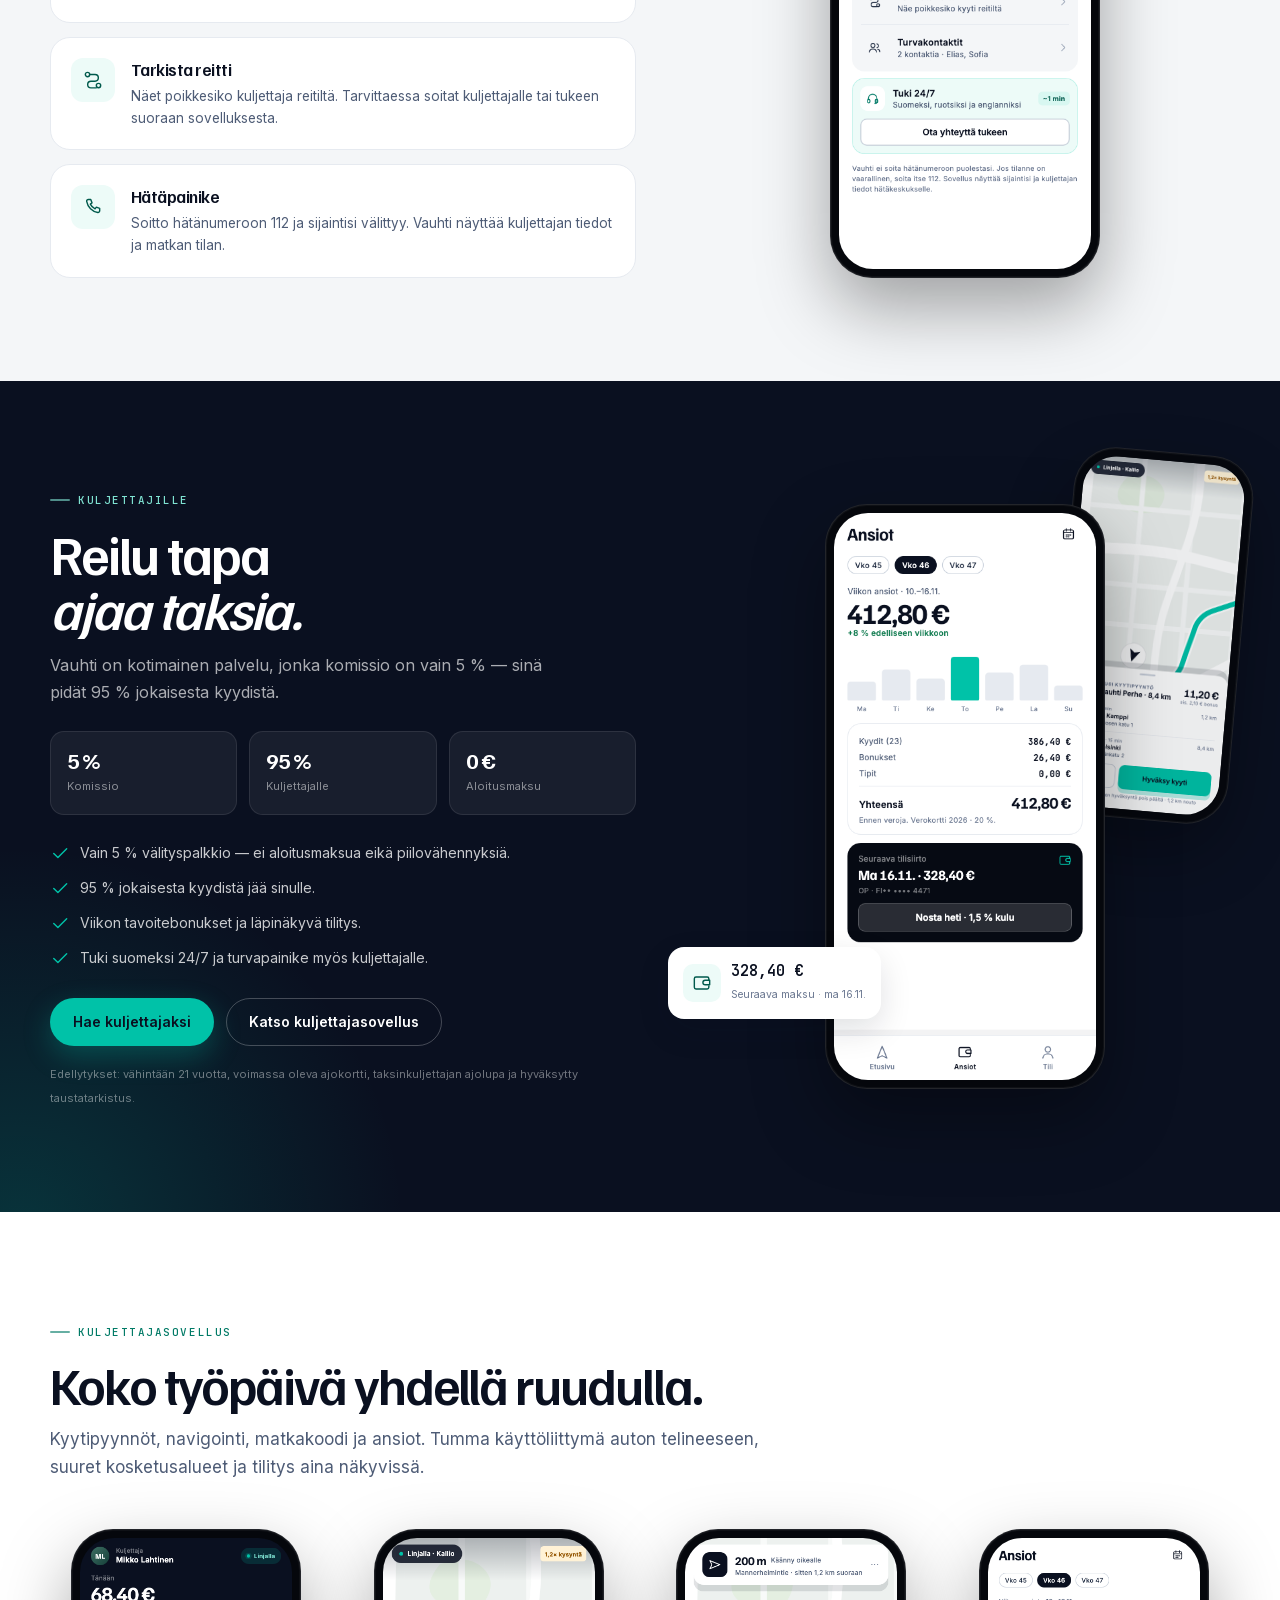
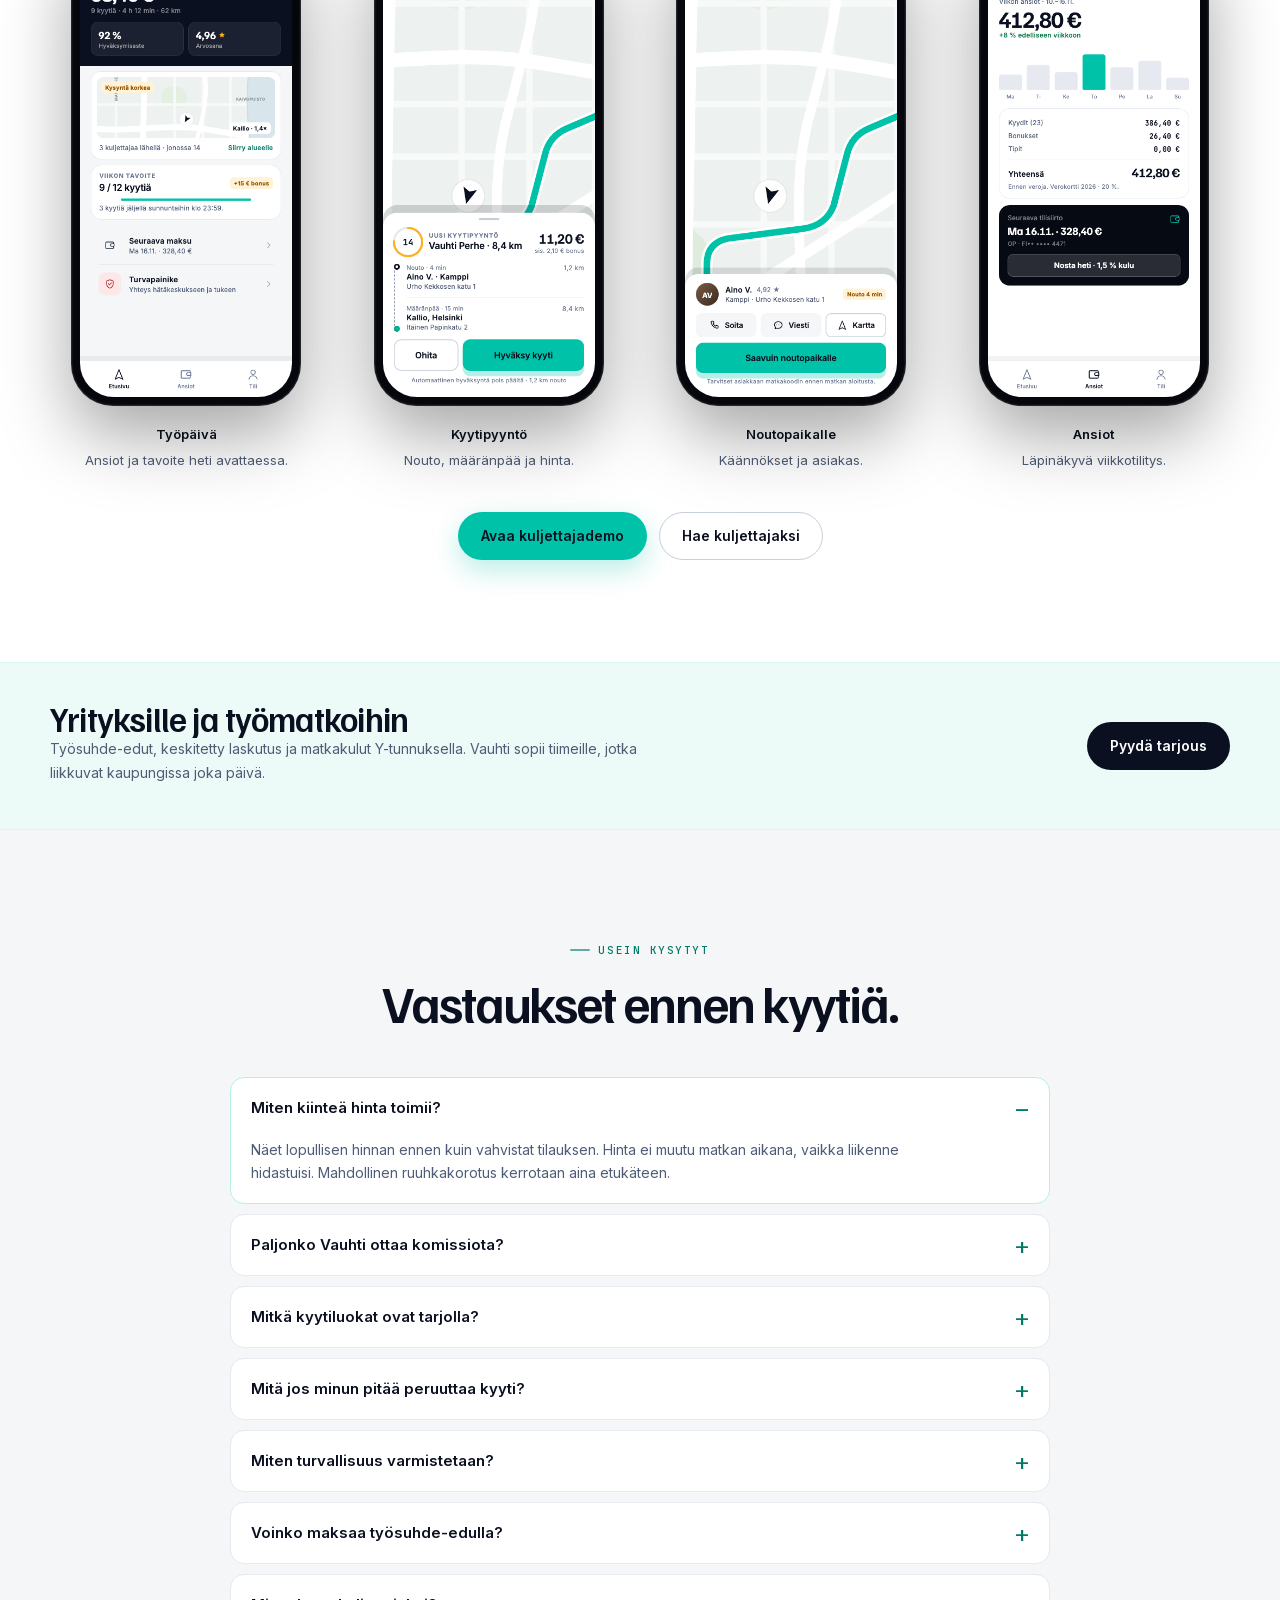
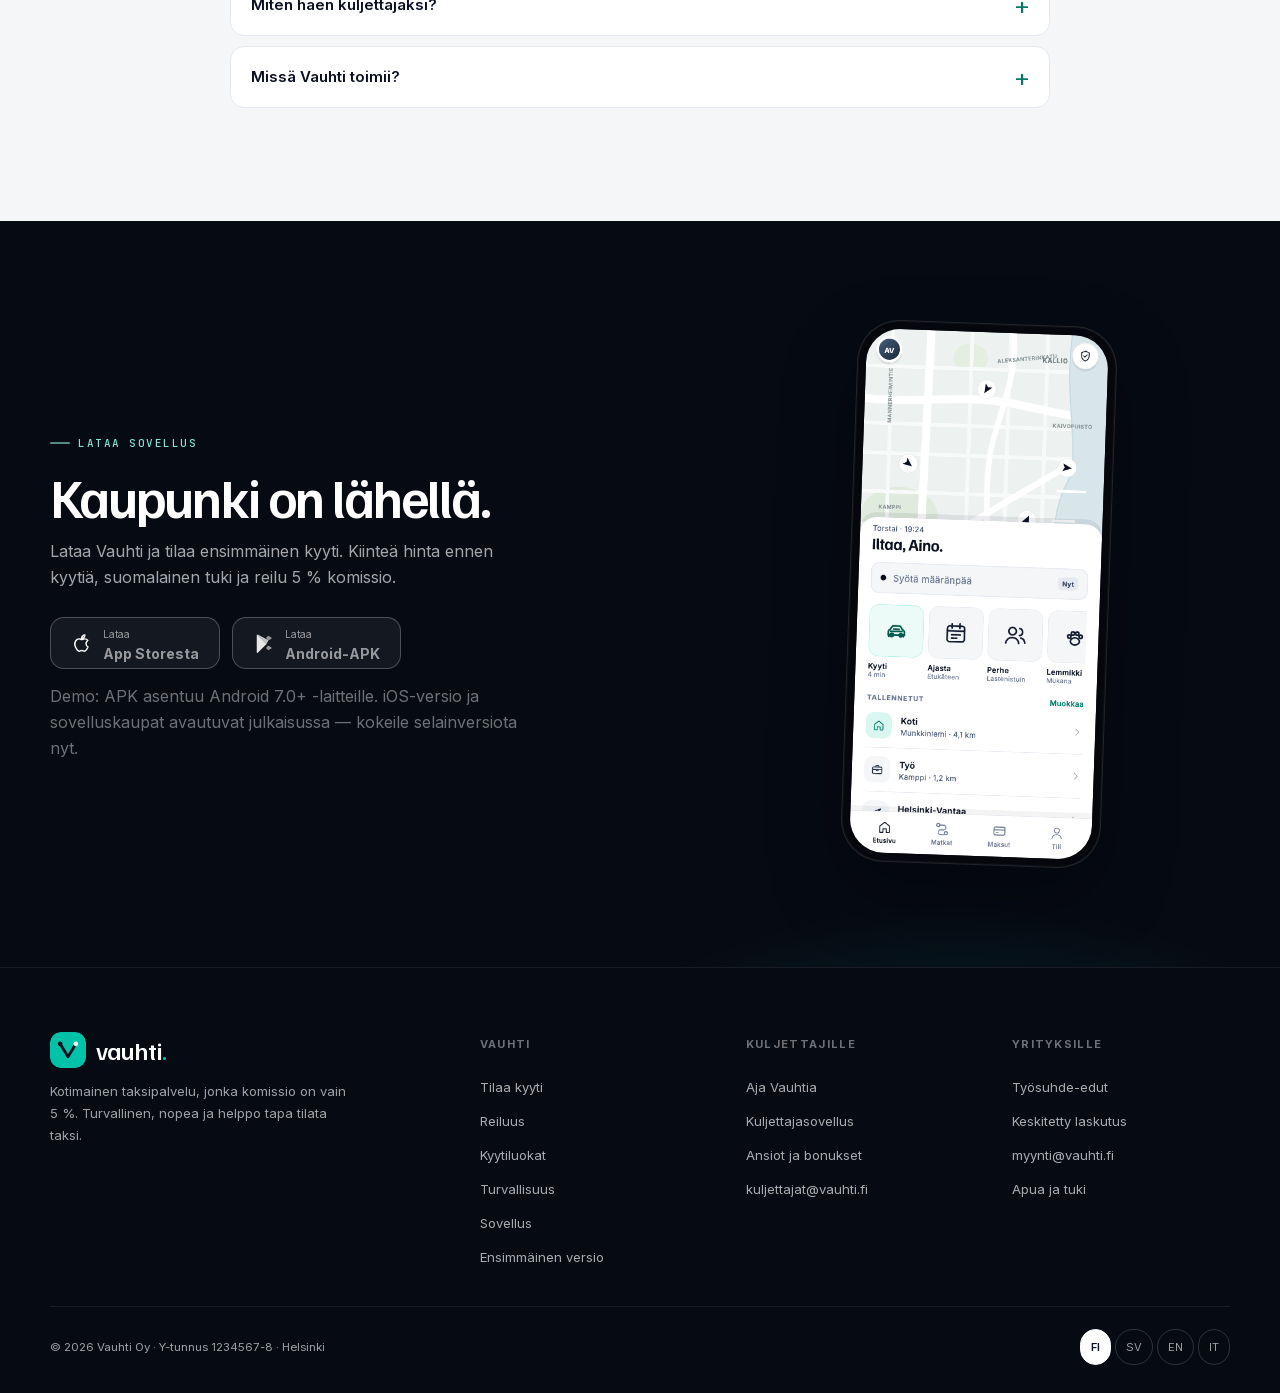
<file: v2/index.html>
<!DOCTYPE html>
<!-- Vauhti website, version 2: reiluus-edellä ja kolme kyytiluokkaa. Ensimmäinen luonnos: ../website-v1/ -->
<html lang="fi">
<head>
<meta charset="utf-8">
<meta name="viewport" content="width=device-width, initial-scale=1">
<title>Vauhti — Reilu tapa tilata taksi.</title>
<meta name="description" content="Vauhti on kotimainen taksipalvelu, jonka komissio on vain 5 %. Turvallinen, nopea ja helppo tapa tilata taksi. Reilu tapa ajaa taksia.">
<meta name="theme-color" content="#0A1020">
<meta property="og:type" content="website">
<meta property="og:title" content="Vauhti — Reilu tapa tilata taksi.">
<meta property="og:description" content="Taksiala on ollut kestämättömällä pohjalla. Vauhti on kotimainen reilu vaihtoehto: komissio vain 5 %, kuljettaja pitää 95 %, ja asiakas näkee kiinteän hinnan ennen kyytiä.">
<meta property="og:image" content="assets/shots/home.png">
<meta name="twitter:card" content="summary_large_image">
<meta property="og:locale" content="fi_FI">
<meta property="og:locale:alternate" content="en_GB">
<meta property="og:locale:alternate" content="sv_SE">
<meta property="og:locale:alternate" content="it_IT">
<link rel="canonical" href="https://vauhti-app.pages.dev/v2/">
<link rel="alternate" hreflang="fi" href="https://vauhti-app.pages.dev/v2/">
<link rel="alternate" hreflang="en" href="https://vauhti-app.pages.dev/v2/en/">
<link rel="alternate" hreflang="it" href="https://vauhti-app.pages.dev/v2/it/">
<link rel="alternate" hreflang="x-default" href="https://vauhti-app.pages.dev/v2/">
<link rel="icon" href="assets/favicon.png" type="image/png" sizes="192x192">
<link rel="apple-touch-icon" href="assets/favicon.png">
<link rel="stylesheet" href="assets/fonts.css?v=1">
<link rel="stylesheet" href="assets/tokens.css?v=1">
<link rel="stylesheet" href="assets/site.css?v=6">
</head>
<body id="top">
<a class="skip-link" href="#main">Siirry sisältöön</a>

<!-- Icon sprite (paths from the Vauhti icon set) -->
<svg xmlns="http://www.w3.org/2000/svg" style="position:absolute;width:0;height:0;overflow:hidden" aria-hidden="true">
  <symbol id="i-car" viewBox="0 0 24 24" fill="none" stroke="currentColor" stroke-width="1.7" stroke-linecap="round" stroke-linejoin="round">
    <path d="M3.8 16.2v-3.4c0-.5.2-.9.6-1.2l1.7-1.4 1.3-2.3A2 2 0 0 1 9.2 7h5.6a2 2 0 0 1 1.7 1l1.4 2.3 1.7 1.4c.4.3.6.7.6 1.2v3.3"/>
    <path d="M3.8 16.2h16.4"/><path d="M4.5 16.2v1.6M19.5 16.2v1.6"/>
    <circle cx="7.4" cy="16.3" r="1.7"/><circle cx="16.6" cy="16.3" r="1.7"/>
    <path d="M9.2 10.4h5.6"/><path d="M6.2 12.6h11.6"/>
  </symbol>
  <symbol id="i-leaf" viewBox="0 0 24 24" fill="none" stroke="currentColor" stroke-width="1.7" stroke-linecap="round" stroke-linejoin="round">
    <path d="M20.4 3.6C11.6 3 4.4 9.7 6.2 17.8c8.1 1.8 14.8-5.4 14.2-14.2Z"/>
    <path d="M7.4 16.6C9 12.4 12 9.1 16.6 7"/>
  </symbol>
  <symbol id="i-van" viewBox="0 0 24 24" fill="none" stroke="currentColor" stroke-width="1.7" stroke-linecap="round" stroke-linejoin="round">
    <path d="M2.8 16.6V9.2c0-.7.5-1.2 1.2-1.2h9.6l4 3.3 3.1 1.1c.4.2.6.5.6.9v3.3"/>
    <path d="M2.8 16.6h18.5"/><circle cx="7" cy="16.8" r="1.8"/><circle cx="17" cy="16.8" r="1.8"/>
    <path d="M4 16.8v1.4M20 16.8v1.4"/><path d="M13.4 8v4.4h7.4"/>
  </symbol>
  <symbol id="i-shield" viewBox="0 0 24 24" fill="none" stroke="currentColor" stroke-width="1.7" stroke-linecap="round" stroke-linejoin="round">
    <path d="M12 2.8 4.8 5.7v5.7c0 4.6 3 8.6 7.2 10.1 4.2-1.5 7.2-5.5 7.2-10.1V5.7L12 2.8Z"/>
    <path d="m8.8 11.8 2.2 2.2 4.4-4.4"/>
  </symbol>
  <symbol id="i-wallet" viewBox="0 0 24 24" fill="none" stroke="currentColor" stroke-width="1.7" stroke-linecap="round" stroke-linejoin="round">
    <path d="M20.2 8.6V6.8a2 2 0 0 0-2-2H4.8a2 2 0 0 0-2 2v10.4a2 2 0 0 0 2 2h13.4a2 2 0 0 0 2-2v-1.8"/>
    <path d="M21.2 8.6h-5.4a2.7 2.7 0 0 0 0 5.4h5.4Z"/>
  </symbol>
  <symbol id="i-bolt" viewBox="0 0 24 24" fill="none" stroke="currentColor" stroke-width="1.7" stroke-linecap="round" stroke-linejoin="round">
    <path d="M13.4 2.8 4.8 13.6h6l-1.4 7.6 8.6-10.8h-6l1.4-7.6Z"/>
  </symbol>
  <symbol id="i-clock" viewBox="0 0 24 24" fill="none" stroke="currentColor" stroke-width="1.7" stroke-linecap="round" stroke-linejoin="round">
    <circle cx="12" cy="12" r="9"/><path d="M12 6.8V12l3.6 2.2"/>
  </symbol>
  <symbol id="i-phone" viewBox="0 0 24 24" fill="none" stroke="currentColor" stroke-width="1.7" stroke-linecap="round" stroke-linejoin="round">
    <path d="M6.4 3h2.9l1.5 4-2 1.5a12.4 12.4 0 0 0 5.7 5.7l1.5-2 4 1.5v2.9a2 2 0 0 1-2.2 2A16.6 16.6 0 0 1 4.4 5.2 2 2 0 0 1 6.4 3Z"/>
  </symbol>
  <symbol id="i-users" viewBox="0 0 24 24" fill="none" stroke="currentColor" stroke-width="1.7" stroke-linecap="round" stroke-linejoin="round">
    <circle cx="9" cy="8.2" r="3.8"/><path d="M2.4 20.4c.5-3.6 3.3-5.8 6.6-5.8s6.1 2.2 6.6 5.8"/>
    <path d="M16.2 5.1a3.8 3.8 0 0 1 0 7.4M17.6 14.9c2.4.5 3.9 2.4 4.2 5.1"/>
  </symbol>
  <symbol id="i-paw" viewBox="0 0 24 24" fill="none" stroke="currentColor" stroke-width="1.7" stroke-linecap="round" stroke-linejoin="round">
    <ellipse cx="12" cy="16.4" rx="4.6" ry="3.6"/>
    <circle cx="6.2" cy="11.6" r="1.7"/><circle cx="9.8" cy="8.4" r="1.7"/>
    <circle cx="14.2" cy="8.4" r="1.7"/><circle cx="17.8" cy="11.6" r="1.7"/>
  </symbol>
  <symbol id="i-card" viewBox="0 0 24 24" fill="none" stroke="currentColor" stroke-width="1.7" stroke-linecap="round" stroke-linejoin="round">
    <rect x="2.8" y="5.4" width="18.4" height="13.2" rx="2.4"/><path d="M2.8 10h18.4"/><path d="M6.6 14.6h3.2"/>
  </symbol>
  <symbol id="i-work" viewBox="0 0 24 24" fill="none" stroke="currentColor" stroke-width="1.7" stroke-linecap="round" stroke-linejoin="round">
    <rect x="3" y="7.5" width="18" height="12.5" rx="2"/>
    <path d="M9 7.5V5.8c0-.7.6-1.3 1.3-1.3h3.4c.7 0 1.3.6 1.3 1.3v1.7"/>
    <path d="M3 12.4h18"/><path d="M10.4 12.4v2.2h3.2v-2.2"/>
  </symbol>
  <symbol id="i-route" viewBox="0 0 24 24" fill="none" stroke="currentColor" stroke-width="1.7" stroke-linecap="round" stroke-linejoin="round">
    <circle cx="5.4" cy="5.4" r="2.6"/><circle cx="18.6" cy="18.6" r="2.6"/>
    <path d="M8 5.4h6.4a4 4 0 0 1 0 8H9.6a4 4 0 0 0 0 8H16"/>
  </symbol>
  <symbol id="i-check" viewBox="0 0 24 24" fill="none" stroke="currentColor" stroke-width="1.7" stroke-linecap="round" stroke-linejoin="round">
    <path d="m4.5 12.5 5 5L20 6.8"/>
  </symbol>
  <symbol id="i-calendar" viewBox="0 0 24 24" fill="none" stroke="currentColor" stroke-width="1.7" stroke-linecap="round" stroke-linejoin="round">
    <rect x="3.2" y="5" width="17.6" height="16" rx="2.6"/>
    <path d="M3.2 10h17.6M8 2.8v4.4M16 2.8v4.4"/><path d="M7.6 14h2M11 14h2M14.4 14h2M7.6 17.4h2M11 17.4h2"/>
  </symbol>
</svg>

<header class="site-header" data-open="false">
  <div class="wrap nav">
    <a class="brand" href="#top" aria-label="Vauhti etusivu">
      <svg class="brand-mark" viewBox="0 0 64 64" aria-hidden="true">
        <rect width="64" height="64" rx="19" fill="#00C2A8"/>
        <path d="M18 21 32 44 46 21" fill="none" stroke="#0A1020" stroke-width="5" stroke-linecap="round" stroke-linejoin="round"/>
        <circle cx="18" cy="21" r="4.2" fill="#0A1020"/><circle cx="46" cy="21" r="4.2" fill="#fff"/>
      </svg>
      <span>vauhti<span class="dot">.</span></span>
    </a>

    <nav class="nav-links" aria-label="Päävalikko">
      <a href="#kyyti">Kyyti</a>
      <a href="#reiluus">Reiluus</a>
      <a href="#hinnat">Kyytiluokat</a>
      <a href="#turvallisuus">Turvallisuus</a>
      <a href="#kuljettajalle">Kuljettajalle</a>
      <a href="#yrityksille">Yrityksille</a>
      <a href="#ukk">Apua</a>
    </nav>

    <div class="nav-right">
      <div class="lang-switch" role="group" aria-label="Kieli">
          <a href="./" aria-current="true">FI</a>
          <a href="sv/" lang="sv" hreflang="sv">SV</a>
          <a href="en/" lang="en" hreflang="en">EN</a>
          <a href="it/" lang="it" hreflang="it">IT</a>
        </div>
      <a class="nav-login" href="#lataa">Kirjaudu</a>
      <a class="btn btn-primary btn-sm" href="#lataa">Lataa sovellus</a>
    </div>

    <button class="nav-toggle" type="button" aria-expanded="false" aria-controls="top" aria-label="Avaa valikko">
      <svg class="ico" viewBox="0 0 24 24" aria-hidden="true"><path d="M4 7h16M4 12h16M4 17h16" fill="none" stroke="currentColor" stroke-width="1.8" stroke-linecap="round"/></svg>
    </button>
  </div>
</header>

<main id="main">
  <!-- ================= HERO ================= -->
  <section class="hero" id="kyyti">
    <div class="wrap hero-grid">
      <div class="hero-copy">
        <span class="eyebrow on-dark" data-cms="kyyti_kotimainen_taksipalvelu_5_komissio">Kotimainen taksipalvelu · 5 % komissio</span>
        <h1 data-cms="kyyti_reilu_tapa_tilata_taksi">Reilu tapa<br><em>tilata taksi.</em></h1>
        <p class="hero-sub" data-cms="kyyti_taksiala_suomessa_on_ollut_kestamattomalla_poh">Taksiala Suomessa on ollut kestämättömällä pohjalla. Vauhti on kotimainen reilu vaihtoehto: turvallinen, nopea ja helppo tapa tilata taksi — ja reilu tapa ajaa taksia. Kuljettaja maksaa vain 5&nbsp;% komissiota.</p>
        <div class="hero-actions">
          <a class="btn btn-primary" href="#kyyti">Tilaa kyyti</a>
          <a class="btn btn-ghost" href="#kuljettajalle">Aja Vauhtia</a>
        </div>
        <div class="hero-stats">
          <div><b>5 %</b><span>Komissio</span></div>
          <div><b>3 min</b><span>Keskimääräinen nouto</span></div>
          <div><b>4,92 ★</b><span>Kuljettajien keskiarvo</span></div>
        </div>
      </div>

      <div class="book-card" aria-label="Tilaa kyyti">
        <div class="book-head">
          <h2 data-cms="kyyti_minne_mennaan">Minne mennään?</h2>
          <span class="book-badge"><svg class="ico" style="width:14px;height:14px" aria-hidden="true"><use href="#i-bolt"/></svg> Kiinteä hinta</span>
        </div>

        <div class="field">
          <span class="dot" aria-hidden="true"></span>
          <input value="Nykyinen sijainti" aria-label="Lähtöpaikka">
        </div>
        <div class="field">
          <svg class="ico" aria-hidden="true"><use href="#i-route"/></svg>
          <input value="Kallio, Helsinki" aria-label="Määränpää">
        </div>

        <div class="ride-list" role="group" aria-label="Kyytiluokka">
          <button class="ride-option" type="button" data-price="12,40 €" aria-pressed="true">
            <span class="veh"><svg class="ico" aria-hidden="true"><use href="#i-car"/></svg></span>
            <span class="grow"><span class="name">Vauhti</span><span class="ride-fastest">Nopein</span><span class="meta">4 min · 1–4 henkilöä</span></span>
            <span class="price"><b>12,40 €</b><span>3,2 km</span></span>
          </button>
          <button class="ride-option" type="button" data-price="15,80 €" aria-pressed="false">
            <span class="veh"><svg class="ico" aria-hidden="true"><use href="#i-users"/></svg></span>
            <span class="grow"><span class="name">Vauhti Perhe</span><span class="meta">6 min · lastenistuin</span></span>
            <span class="price"><b>15,80 €</b><span>3,2 km</span></span>
          </button>
          <button class="ride-option" type="button" data-price="14,60 €" aria-pressed="false">
            <span class="veh"><svg class="ico" aria-hidden="true"><use href="#i-paw"/></svg></span>
            <span class="grow"><span class="name">Vauhti Lemmikki</span><span class="meta">5 min · lemmikki mukana</span></span>
            <span class="price"><b>14,60 €</b><span>3,2 km</span></span>
          </button>
        </div>

        <div class="book-pay">
          <span class="pay-left"><svg class="ico" style="width:18px;height:18px" aria-hidden="true"><use href="#i-card"/></svg> Visa •• 4242</span>
          <a class="link" href="#ukk">Vaihda</a>
        </div>

        <a class="btn btn-primary btn-block" href="../demo/?screen=/options">Tilaa kyyti · <span id="book-total">12,40 €</span></a>
        <p class="tiny muted" style="margin-top:10px;text-align:center" data-cms="kyyti_hinta_sisaltaa_alv_25_5_ei_piilokuluja">Hinta sisältää ALV 25,5 %. Ei piilokuluja.</p>
      </div>
    </div>
  </section>

  <!-- ================= TRUST ================= -->
  <div class="trust-strip" aria-label="Vauhti lukuina">
    <div class="wrap trust-grid">
      <div class="trust-item"><b>95 %</b><span>Jää kuljettajalle</span></div>
      <div class="trust-item"><b>0 €</b><span>Aloitusmaksu</span></div>
      <div class="trust-item"><b>3</b><span>Selkeää kyytiluokkaa</span></div>
      <div class="trust-item"><b>24/7</b><span>Tuki suomeksi</span></div>
    </div>
  </div>

  <!-- ================= FAIR ALTERNATIVE ================= -->
  <section class="section fair" id="reiluus">
    <div class="wrap fair-grid">
      <div class="fair-copy">
        <span class="eyebrow on-dark" data-cms="reiluus_reilu_vaihtoehto">Reilu vaihtoehto</span>
        <h2 data-cms="reiluus_taksiala_on_ollut_kestamattomalla_pohjalla">Taksiala on ollut<br><em>kestämättömällä pohjalla.</em></h2>
        <p class="lead" data-cms="reiluus_vauhti_tuo_markkinoille_reilun_vaihtoehdon_kot">Vauhti tuo markkinoille reilun vaihtoehdon: kotimaisen palvelun, jonka komissio on vain 5 %. Kuljettaja pitää 95 % jokaisesta kyydistä.</p>
        <p class="fair-claim" data-cms="reiluus_turvallinen_nopea_ja_helppo_tapa_tilata_taksi">Turvallinen, nopea ja helppo tapa tilata taksi.<br><span>Reilu tapa ajaa taksia.</span></p>
        <div class="hero-actions">
          <a class="btn btn-primary" href="../demo/?screen=/home">Tilaa kyyti</a>
          <a class="btn btn-ghost" href="#kuljettajalle">Ala kuljettajaksi</a>
        </div>
      </div>

      <div class="fair-panel" aria-label="Mihin kyydin hinta menee">
        <div class="fair-panel-head">
          <span class="tiny">Esimerkki 20 € kyydistä</span>
          <b>Missä raha menee?</b>
        </div>
        <div class="fair-split" aria-hidden="true"><span></span></div>
        <div class="fair-rows">
          <div class="fair-row"><span>Kuljettajalle</span><b>19,00 €</b></div>
          <div class="fair-row"><span>Vauhti · 5 %</span><b>1,00 €</b></div>
          <div class="fair-row muted"><span>Aloitusmaksu</span><b>0,00 €</b></div>
        </div>
        <p class="fair-note" data-cms="reiluus_ei_piilokuluja_ei_yllattavia_vahennyksia_kulje">Ei piilokuluja. Ei yllättäviä vähennyksiä. Kuljettaja pitää 95 % jokaisesta kyydistä.</p>
      </div>
    </div>
  </section>
  <section class="section" id="nain-se-toimii">
    <div class="wrap">
      <div class="section-head">
        <span class="eyebrow" data-cms="nain_se_toimii_nain_se_toimii">Näin se toimii</span>
        <h2 data-cms="nain_se_toimii_kolme_askelta_ei_yllatyksia">Kolme askelta. Ei yllätyksiä.</h2>
        <p data-cms="nain_se_toimii_vauhti_nayttaa_hinnan_noutoajan_ja_reitin_enne">Vauhti näyttää hinnan, noutoajan ja reitin ennen kuin vahvistat. Lopullinen summa on se, jonka näit.</p>
      </div>
      <div class="steps">
        <article class="step">
          <span class="num">01</span>
          <h3 data-cms="nain_se_toimii_syota_maaranpaa">Syötä määränpää</h3>
          <p data-cms="nain_se_toimii_naet_kiintean_hinnan_ja_noutoajan_ennen_tilaus">Näet kiinteän hinnan ja noutoajan ennen tilausta. Valitse kyytiluokka ja maksutapa.</p>
        </article>
        <article class="step">
          <span class="num">02</span>
          <h3 data-cms="nain_se_toimii_hyvaksy_kyyti">Hyväksy kyyti</h3>
          <p data-cms="nain_se_toimii_lahin_kuljettaja_saa_pyynnon_naet_auton_kuljet">Lähin kuljettaja saa pyynnön. Näet auton, kuljettajan arvosanan ja reitin kartalla.</p>
        </article>
        <article class="step">
          <span class="num">03</span>
          <h3 data-cms="nain_se_toimii_perilla_ilman_yllatyksia">Perillä ilman yllätyksiä</h3>
          <p data-cms="nain_se_toimii_maksu_valitsemallasi_tavalla_kuitti_sahkoposti">Maksu valitsemallasi tavalla. Kuitti sähköpostiin ja työsuhde-edun Y-tunnus matkakuluihin.</p>
        </article>
      </div>
    </div>
  </section>

  <!-- ================= RIDE CLASSES ================= -->
  <section class="section" id="hinnat" style="padding-top:0">
    <div class="wrap">
      <div class="section-head">
        <span class="eyebrow" data-cms="hinnat_kyytiluokat">Kyytiluokat</span>
        <h2 data-cms="hinnat_valitse_kyyti_joka_sopii_matkaan">Valitse kyyti, joka sopii matkaan.</h2>
        <p data-cms="hinnat_kolme_selkeaa_vaihtoehtoa_kaikki_hinnat_ovat_k">Kolme selkeää vaihtoehtoa. Kaikki hinnat ovat kiinteitä ja sisältävät ALV 25,5 %. Esimerkkihinta välillä Kamppi–Kallio, 3,2 km.</p>
      </div>
      <div class="classes">
        <article class="class-card highlight">
          <span class="tag">Suosituin</span>
          <span class="veh"><svg class="ico" style="width:26px;height:26px" aria-hidden="true"><use href="#i-car"/></svg></span>
          <h3 data-cms="hinnat_vauhti">Vauhti</h3>
          <p data-cms="hinnat_nopea_ja_edullinen_peruskyyti_arkeen_1_4_henki">Nopea ja edullinen peruskyyti arkeen. 1–4 henkilöä.</p>
          <div class="price"><b>12,40 €</b><span>4 min · 3,2 km</span></div>
        </article>
        <article class="class-card">
          <span class="veh"><svg class="ico" style="width:26px;height:26px" aria-hidden="true"><use href="#i-users"/></svg></span>
          <h3 data-cms="hinnat_vauhti_perhe">Vauhti Perhe</h3>
          <p data-cms="hinnat_tilava_kyyti_koko_perheelle_lastenistuin_pyynn">Tilava kyyti koko perheelle. Lastenistuin pyynnöstä.</p>
          <div class="price"><b>15,80 €</b><span>6 min · 3,2 km</span></div>
        </article>
        <article class="class-card">
          <span class="veh"><svg class="ico" style="width:26px;height:26px" aria-hidden="true"><use href="#i-paw"/></svg></span>
          <h3 data-cms="hinnat_vauhti_lemmikki">Vauhti Lemmikki</h3>
          <p data-cms="hinnat_lemmikki_matkustaa_mukana_suojapeite_ja_hihna">Lemmikki matkustaa mukana. Suojapeite ja hihna valmiina.</p>
          <div class="price"><b>14,60 €</b><span>5 min · 3,2 km</span></div>
        </article>
      </div>
    </div>
  </section>

  <!-- ================= APP SHOWCASE ================= -->
  <section class="section showcase" id="sovellus">
    <div class="wrap">
      <div class="section-head center">
        <span class="eyebrow" data-cms="sovellus_asiakassovellus">Asiakassovellus</span>
        <h2 data-cms="sovellus_koko_matka_yhdessa_sovelluksessa">Koko matka yhdessä sovelluksessa.</h2>
        <p data-cms="sovellus_20_suunniteltua_nayttoa_tilaus_kyytivalinta_ku">20 suunniteltua näyttöä: tilaus, kyytivalinta, kuljettajan seuranta, turvakeskus ja kuitti. Kaikki suomeksi kirjoitettua, ei käännettyä.</p>
      </div>

      <div class="shot-grid">
        <figure class="shot-item">
          <div class="phone"><img src="assets/shots/welcome.png" alt="Vauhti-sovelluksen tervetulonäkymä ja kielivalinta"></div>
          <figcaption><b>Tervetuloa</b>Kieli ja ensimmäinen askel.</figcaption>
        </figure>
        <figure class="shot-item">
          <div class="phone"><img src="assets/shots/home.png" alt="Vauhti-sovelluksen etusivu: määränpää, palvelut ja tallennetut osoitteet"></div>
          <figcaption><b>Etusivu</b>Missä olet, minne menet.</figcaption>
        </figure>
        <figure class="shot-item">
          <div class="phone"><img src="assets/shots/options.png" alt="Kyytivalinta: Vauhti, Vauhti Perhe ja Vauhti Lemmikki kiinteillä hinnoilla"></div>
          <figcaption><b>Kyytivalinta</b>Hinta ennen tilausta.</figcaption>
        </figure>
        <figure class="shot-item">
          <div class="phone"><img src="assets/shots/found.png" alt="Kuljettaja on matkalla: auto, rekisteritunnus ja PIN-koodi"></div>
          <figcaption><b>Kuljettaja matkalla</b>Auto, kuljettaja ja PIN.</figcaption>
        </figure>
        <figure class="shot-item">
          <div class="phone"><img src="assets/shots/ride.png" alt="Matkalla-näkymä: reitti kartalla, aika ja matkan turvatyökalut"></div>
          <figcaption><b>Matkalla</b>Reitti ja aika koko ajan.</figcaption>
        </figure>
        <figure class="shot-item">
          <div class="phone"><img src="assets/shots/receipt.png" alt="Kuitti ja arvio: hintaerittely, tippi ja kuljettajan arviointi"></div>
          <figcaption><b>Kuitti &amp; arvio</b>Läpinäkyvä hintaerittely.</figcaption>
        </figure>
        <figure class="shot-item">
          <div class="phone"><img src="assets/shots/scheduled.png" alt="Ajasta kyyti: päivä, kellonaika ja toistuva kyyti"></div>
          <figcaption><b>Ajasta kyyti</b>Etukäteen tai toistuvasti.</figcaption>
        </figure>
        <figure class="shot-item">
          <div class="phone"><img src="assets/shots/trips.png" alt="Matkahistoria: kuukauden kulut ja aiemmat matkat"></div>
          <figcaption><b>Matkat</b>Kaikki kuitit yhdessä.</figcaption>
        </figure>
      </div>

      <div class="showcase-cta">
        <a class="btn btn-primary" href="../demo/?screen=/home">Avaa interaktiivinen demo</a>
        <a class="btn btn-ghost" href="../demo/?screen=/index">Kaikki 20 näyttöä</a>
      </div>
    </div>
  </section>

  <!-- ================= SAFETY ================= -->
  <section class="section" id="turvallisuus">
    <div class="wrap safety-grid">
      <div>
        <div class="section-head" style="margin-bottom:28px">
          <span class="eyebrow" data-cms="turvallisuus_turvallisuus">Turvallisuus</span>
          <h2 data-cms="turvallisuus_turva_ei_ole_piilossa">Turva ei ole piilossa.</h2>
          <p data-cms="turvallisuus_jokaisessa_kyydissa_on_samat_tyokalut_matkan_j">Jokaisessa kyydissä on samat työkalut: matkan jakaminen, reitin tarkistus ja hätäpainike. Ne löytyvät aina yhdellä napautuksella.</p>
        </div>
        <div class="safety-list">
          <article class="safety-item">
            <span class="lead"><svg class="ico" aria-hidden="true"><use href="#i-users"/></svg></span>
            <div><h3 data-cms="turvallisuus_jaa_matka_laheiselle">Jaa matka läheiselle</h3><p data-cms="turvallisuus_laheta_reitti_ja_arvioitu_perilletulo_yhdella">Lähetä reitti ja arvioitu perilletulo yhdellä viestillä. Seuranta päättyy automaattisesti perillä.</p></div>
          </article>
          <article class="safety-item">
            <span class="lead"><svg class="ico" aria-hidden="true"><use href="#i-route"/></svg></span>
            <div><h3 data-cms="turvallisuus_tarkista_reitti">Tarkista reitti</h3><p data-cms="turvallisuus_naet_poikkesiko_kuljettaja_reitilta_tarvittaes">Näet poikkesiko kuljettaja reitiltä. Tarvittaessa soitat kuljettajalle tai tukeen suoraan sovelluksesta.</p></div>
          </article>
          <article class="safety-item">
            <span class="lead"><svg class="ico" aria-hidden="true"><use href="#i-phone"/></svg></span>
            <div><h3 data-cms="turvallisuus_hatapainike">Hätäpainike</h3><p data-cms="turvallisuus_soitto_hatanumeroon_112_ja_sijaintisi_valittyy">Soitto hätänumeroon 112 ja sijaintisi välittyy. Vauhti näyttää kuljettajan tiedot ja matkan tilan.</p></div>
          </article>
        </div>
      </div>
      <div class="safety-media">
        <div class="phone"><img src="assets/shots/safety.png" alt="Turvakeskus: hätätilanne, matkan jakaminen, matkakoodi ja turvakontaktit"></div>
      </div>
    </div>
  </section>

  <!-- ================= DRIVER ================= -->
  <section class="section driver" id="kuljettajalle">
    <div class="wrap driver-grid">
      <div>
        <span class="eyebrow on-dark" data-cms="kuljettajalle_kuljettajille">Kuljettajille</span>
        <h2 data-cms="kuljettajalle_reilu_tapa_ajaa_taksia">Reilu tapa<br><em>ajaa taksia.</em></h2>
        <p class="lead" data-cms="kuljettajalle_vauhti_on_kotimainen_palvelu_jonka_komissio_on">Vauhti on kotimainen palvelu, jonka komissio on vain 5 % — sinä pidät 95 % jokaisesta kyydistä.</p>

        <div class="driver-stats">
          <div class="driver-stat"><b>5 %</b><span>Komissio</span></div>
          <div class="driver-stat"><b>95 %</b><span>Kuljettajalle</span></div>
          <div class="driver-stat"><b>0 €</b><span>Aloitusmaksu</span></div>
        </div>

        <ul class="benefits">
          <li><svg class="ico" aria-hidden="true"><use href="#i-check"/></svg> Vain 5 % välityspalkkio — ei aloitusmaksua eikä piilovähennyksiä.</li>
          <li><svg class="ico" aria-hidden="true"><use href="#i-check"/></svg> 95 % jokaisesta kyydistä jää sinulle.</li>
          <li><svg class="ico" aria-hidden="true"><use href="#i-check"/></svg> Viikon tavoitebonukset ja läpinäkyvä tilitys.</li>
          <li><svg class="ico" aria-hidden="true"><use href="#i-check"/></svg> Tuki suomeksi 24/7 ja turvapainike myös kuljettajalle.</li>
        </ul>

        <div class="hero-actions">
          <a class="btn btn-primary" href="mailto:kuljettajat@vauhti.fi?subject=Hakemus%20Vauhti-kuljettajaksi">Hae kuljettajaksi</a>
          <a class="btn btn-ghost" href="../demo/?screen=/driver-home">Katso kuljettajasovellus</a>
        </div>
        <p class="driver-note" data-cms="kuljettajalle_edellytykset_vahintaan_21_vuotta_voimassa_olev">Edellytykset: vähintään 21 vuotta, voimassa oleva ajokortti, taksinkuljettajan ajolupa ja hyväksytty taustatarkistus.</p>
      </div>

      <div class="driver-media">
        <div class="phone driver-phone-back"><img src="assets/shots/driver-offer.png" alt="Kuljettajan saapuva kyytipyyntö" ></div>
        <div class="phone"><img src="assets/shots/driver-earnings.png" alt="Kuljettajasovellus: viikon ansiot, bonukset ja seuraava tilitys"></div>
        <div class="driver-float">
          <span class="lead" style="width:38px;height:38px;border-radius:10px;display:grid;place-items:center;background:var(--brand-50);color:var(--brand-800)"><svg class="ico" aria-hidden="true"><use href="#i-wallet"/></svg></span>
          <div><b>328,40 €</b><span>Seuraava maksu · ma 16.11.</span></div>
        </div>
      </div>
    </div>
  </section>

  <!-- ================= DRIVER APP SHOWCASE ================= -->
  <section class="section driver-app" id="kuljettajasovellus">
    <div class="wrap">
      <div class="section-head">
        <span class="eyebrow" data-cms="kuljettajasovellus_kuljettajasovellus">Kuljettajasovellus</span>
        <h2 data-cms="kuljettajasovellus_koko_tyopaiva_yhdella_ruudulla">Koko työpäivä yhdellä ruudulla.</h2>
        <p data-cms="kuljettajasovellus_kyytipyynnot_navigointi_matkakoodi_ja_ansiot_t">Kyytipyynnöt, navigointi, matkakoodi ja ansiot. Tumma käyttöliittymä auton telineeseen, suuret kosketusalueet ja tilitys aina näkyvissä.</p>
      </div>

      <div class="shot-grid driver-shots">
        <figure class="shot-item">
          <div class="phone"><img src="assets/shots/driver-home.png" alt="Kuljettajan etusivu: päivän ansiot, hyväksymisaste ja viikon tavoite"></div>
          <figcaption><b>Työpäivä</b>Ansiot ja tavoite heti avattaessa.</figcaption>
        </figure>
        <figure class="shot-item">
          <div class="phone"><img src="assets/shots/driver-offer.png" alt="Saapuva kyytipyyntö: nouto, määränpää, hinta ja hyväksyminen"></div>
          <figcaption><b>Kyytipyyntö</b>Nouto, määränpää ja hinta.</figcaption>
        </figure>
        <figure class="shot-item">
          <div class="phone"><img src="assets/shots/driver-nav.png" alt="Navigointi noutopaikalle: käännös, etäisyys ja asiakkaan tiedot"></div>
          <figcaption><b>Noutopaikalle</b>Käännökset ja asiakas.</figcaption>
        </figure>
        <figure class="shot-item">
          <div class="phone"><img src="assets/shots/driver-earnings.png" alt="Ansiot: viikon tilitys, bonukset, tipit ja seuraava maksu"></div>
          <figcaption><b>Ansiot</b>Läpinäkyvä viikkotilitys.</figcaption>
        </figure>
      </div>

      <div class="showcase-cta">
        <a class="btn btn-primary" href="../demo/?screen=/driver-home">Avaa kuljettajademo</a>
        <a class="btn btn-outline" href="mailto:kuljettajat@vauhti.fi?subject=Hakemus%20Vauhti-kuljettajaksi">Hae kuljettajaksi</a>
      </div>
    </div>
  </section>

  <!-- ================= BUSINESS ================= -->
  <section class="business" id="yrityksille">
    <div class="wrap">
      <div>
        <h2 data-cms="yrityksille_yrityksille_ja_tyomatkoihin">Yrityksille ja työmatkoihin</h2>
        <p data-cms="yrityksille_tyosuhde_edut_keskitetty_laskutus_ja_matkakulu">Työsuhde-edut, keskitetty laskutus ja matkakulut Y-tunnuksella. Vauhti sopii tiimeille, jotka liikkuvat kaupungissa joka päivä.</p>
      </div>
      <a class="btn btn-dark" href="mailto:myynti@vauhti.fi?subject=Vauhti%20yrityksille">Pyydä tarjous</a>
    </div>
  </section>

  <!-- ================= FAQ ================= -->
  <section class="section" id="ukk">
    <div class="wrap">
      <div class="section-head center">
        <span class="eyebrow" data-cms="ukk_usein_kysytyt">Usein kysytyt</span>
        <h2 data-cms="ukk_vastaukset_ennen_kyytia">Vastaukset ennen kyytiä.</h2>
      </div>
      <div class="faq">
        <details open>
          <summary data-cms="ukk_miten_kiintea_hinta_toimii">Miten kiinteä hinta toimii?</summary>
          <p data-cms="ukk_naet_lopullisen_hinnan_ennen_kuin_vahvistat_ti">Näet lopullisen hinnan ennen kuin vahvistat tilauksen. Hinta ei muutu matkan aikana, vaikka liikenne hidastuisi. Mahdollinen ruuhkakorotus kerrotaan aina etukäteen.</p>
        </details>
        <details>
          <summary data-cms="ukk_paljonko_vauhti_ottaa_komissiota">Paljonko Vauhti ottaa komissiota?</summary>
          <p data-cms="ukk_vain_5_kuljettaja_pitaa_95_jokaisesta_kyydista">Vain 5 %. Kuljettaja pitää 95 % jokaisesta kyydistä. Aloitusmaksu on 0 € eikä piilovähennyksiä ole.</p>
        </details>
        <details>
          <summary data-cms="ukk_mitka_kyytiluokat_ovat_tarjolla">Mitkä kyytiluokat ovat tarjolla?</summary>
          <p data-cms="ukk_vauhti_vauhti_perhe_ja_vauhti_lemmikki_vauhti">Vauhti, Vauhti Perhe ja Vauhti Lemmikki. Vauhti on nopea peruskyyti, Perhe on tilava kyyti lastenistuimella ja Lemmikki ottaa lemmikin mukaan.</p>
        </details>
        <details>
          <summary data-cms="ukk_mita_jos_minun_pitaa_peruuttaa_kyyti">Mitä jos minun pitää peruuttaa kyyti?</summary>
          <p data-cms="ukk_voit_peruuttaa_ilman_kuluja_kunnes_kuljettaja">Voit peruuttaa ilman kuluja, kunnes kuljettaja on lähtenyt liikkeelle. Tämän jälkeen peruutusmaksu on 5 minuuttia ja se näytetään aina ennen vahvistusta.</p>
        </details>
        <details>
          <summary data-cms="ukk_miten_turvallisuus_varmistetaan">Miten turvallisuus varmistetaan?</summary>
          <p data-cms="ukk_jokaisella_kuljettajalla_on_taustatarkistus_ta">Jokaisella kuljettajalla on taustatarkistus, taksinkuljettajan ajolupa ja jatkuva arviointi. Sovelluksessa voit jakaa matkan, tarkistaa reitin ja soittaa hätänumeroon yhdellä napautuksella.</p>
        </details>
        <details>
          <summary data-cms="ukk_voinko_maksaa_tyosuhde_edulla">Voinko maksaa työsuhde-edulla?</summary>
          <p data-cms="ukk_kylla_vauhti_tukee_yleisimpia_tyosuhde_etukort">Kyllä. Vauhti tukee yleisimpiä työsuhde-etukortteja ja keskitettyä laskutusta. Kuittiin saa Y-tunnuksen ja erittelyn matkakuluista.</p>
        </details>
        <details>
          <summary data-cms="ukk_miten_haen_kuljettajaksi">Miten haen kuljettajaksi?</summary>
          <p data-cms="ukk_laheta_hakemus_osoitteeseen_kuljettajat_vauhti">Lähetä hakemus osoitteeseen kuljettajat@vauhti.fi. Tarvitset vähintään 21 vuoden iän, voimassa olevan ajokortin, taksinkuljettajan ajoluvan ja hyväksytyn taustatarkistuksen.</p>
        </details>
        <details>
          <summary data-cms="ukk_missa_vauhti_toimii">Missä Vauhti toimii?</summary>
          <p data-cms="ukk_vauhti_toimii_talla_hetkella_helsingissa_tampe">Vauhti toimii tällä hetkellä Helsingissä, Tampereella ja Turussa. Laajennamme seuraavaksi Espooseen, Vantaalle ja Ouluun.</p>
        </details>
      </div>
    </div>
  </section>

  <!-- ================= DOWNLOAD ================= -->
  <section class="section download" id="lataa">
    <div class="wrap download-grid">
      <div>
        <span class="eyebrow on-dark" data-cms="lataa_lataa_sovellus">Lataa sovellus</span>
        <h2 data-cms="lataa_kaupunki_on_lahella">Kaupunki on lähellä.</h2>
        <p data-cms="lataa_lataa_vauhti_ja_tilaa_ensimmainen_kyyti_kiinte">Lataa Vauhti ja tilaa ensimmäinen kyyti. Kiinteä hinta ennen kyytiä, suomalainen tuki ja reilu 5 % komissio.</p>
        <div class="store-buttons">
          <a class="store-btn" href="../demo/?screen=/welcome">
            <svg class="ico" viewBox="0 0 24 24" fill="none" stroke="currentColor" stroke-width="1.6" stroke-linecap="round" stroke-linejoin="round" aria-hidden="true"><path d="M16.4 12.6c0-2.2 1.8-3.3 1.9-3.4-1-1.5-2.6-1.7-3.2-1.7-1.4-.1-2.7.8-3.4.8-.7 0-1.8-.8-2.9-.8-1.5 0-2.9.9-3.7 2.2-1.6 2.7-.4 6.8 1.1 9 .7 1.1 1.6 2.3 2.7 2.2 1.1 0 1.5-.7 2.9-.7s1.7.7 2.9.7c1.2 0 1.9-1.1 2.6-2.2.8-1.2 1.2-2.4 1.2-2.5 0 0-2.1-.8-2.1-3.6Z"/><path d="M14.2 5.9c.6-.7 1-1.7.9-2.7-.9 0-1.9.6-2.5 1.3-.6.6-1 1.6-.9 2.6 1 .1 1.9-.5 2.5-1.2Z"/></svg>
            <span><span>Lataa</span><b>App Storesta</b></span>
          </a>
          <a class="store-btn" href="https://github.com/jaervis/vauhti-app/releases/download/v1.0.0/vauhti-1.0.0.apk" download>
            <svg class="ico" viewBox="0 0 24 24" fill="none" aria-hidden="true"><path d="M4.6 2.9 14.8 13 4.6 23.1c-.3-.2-.5-.6-.5-1V3.9c0-.4.2-.8.5-1Z" fill="currentColor" opacity=".9"/><path d="m16.6 14.8 3.1 1.7c.7.4.7 1.4 0 1.8l-3.1 1.7-2.4-2.6 2.4-2.6Z" fill="currentColor" opacity=".55"/><path d="m16.6 9.2 3.1-1.7c.7-.4.7-1.4 0-1.8l-3.1-1.7-2.4 2.6 2.4 2.6Z" fill="currentColor" opacity=".55"/><path d="M14.8 13 4.6 2.9c.3-.2.7-.2 1.1 0l11.1 6.1-2 4Z" fill="currentColor" opacity=".75"/></svg>
            <span><span>Lataa</span><b>Android-APK</b></span>
          </a>
        </div>
        <p class="tiny" style="margin-top:14px;color:rgba(255,255,255,.42)">Demo: APK asentuu Android 7.0+ -laitteille. iOS-versio ja sovelluskaupat avautuvat julkaisussa — kokeile selainversiota nyt.</p>
      </div>
      <div class="download-media">
        <div class="phone"><img src="assets/shots/home.png" alt="Vauhti-sovelluksen etusivu"></div>
      </div>
    </div>
  </section>
</main>

<footer class="site-footer">
  <div class="wrap">
    <div class="footer-grid">
      <div class="footer-brand">
        <a class="brand" href="#top" aria-label="Vauhti etusivu">
          <svg class="brand-mark" viewBox="0 0 64 64" aria-hidden="true">
            <rect width="64" height="64" rx="19" fill="#00C2A8"/>
            <path d="M18 21 32 44 46 21" fill="none" stroke="#0A1020" stroke-width="5" stroke-linecap="round" stroke-linejoin="round"/>
            <circle cx="18" cy="21" r="4.2" fill="#0A1020"/><circle cx="46" cy="21" r="4.2" fill="#fff"/>
          </svg>
          <span>vauhti<span class="dot">.</span></span>
        </a>
        <p data-cms="footer_kotimainen_taksipalvelu_jonka_komissio_on_vain">Kotimainen taksipalvelu, jonka komissio on vain 5 %. Turvallinen, nopea ja helppo tapa tilata taksi.</p>
      </div>
      <div class="footer-col">
        <h3>Vauhti</h3>
        <a href="#kyyti">Tilaa kyyti</a>
        <a href="#reiluus">Reiluus</a>
        <a href="#hinnat">Kyytiluokat</a>
        <a href="#turvallisuus">Turvallisuus</a>
        <a href="#sovellus">Sovellus</a>
        <a href="/">Ensimmäinen versio</a>
      </div>
      <div class="footer-col">
        <h3>Kuljettajille</h3>
        <a href="#kuljettajalle">Aja Vauhtia</a>
        <a href="#kuljettajasovellus">Kuljettajasovellus</a>
        <a href="#kuljettajalle">Ansiot ja bonukset</a>
        <a href="mailto:kuljettajat@vauhti.fi">kuljettajat@vauhti.fi</a>
      </div>
      <div class="footer-col">
        <h3>Yrityksille</h3>
        <a href="#yrityksille">Työsuhde-edut</a>
        <a href="#yrityksille">Keskitetty laskutus</a>
        <a href="mailto:myynti@vauhti.fi">myynti@vauhti.fi</a>
        <a href="#ukk">Apua ja tuki</a>
      </div>
    </div>
    <div class="footer-bottom">
      <span>© 2026 Vauhti Oy · Y-tunnus 1234567-8 · Helsinki</span>
      <div class="lang" role="group" aria-label="Kieli">
          <a href="./" aria-current="true">FI</a>
          <a href="sv/" lang="sv" hreflang="sv">SV</a>
          <a href="en/" lang="en" hreflang="en">EN</a>
          <a href="it/" lang="it" hreflang="it">IT</a>
        </div>
    </div>
  </div>
</footer>

<script>
  // Mobile navigation
  const header = document.querySelector('.site-header');
  const toggle = document.querySelector('.nav-toggle');
  toggle?.addEventListener('click', () => {
    const open = header.dataset.open === 'true';
    header.dataset.open = String(!open);
    toggle.setAttribute('aria-expanded', String(!open));
  });
  document.querySelectorAll('.nav-links a').forEach((a) =>
    a.addEventListener('click', () => {
      header.dataset.open = 'false';
      toggle?.setAttribute('aria-expanded', 'false');
    })
  );

  // Booking: ride class selection updates the CTA price
  const total = document.getElementById('book-total');
  document.querySelectorAll('.ride-option').forEach((option) => {
    option.addEventListener('click', () => {
      document.querySelectorAll('.ride-option').forEach((o) => o.setAttribute('aria-pressed', 'false'));
      option.setAttribute('aria-pressed', 'true');
      if (total) total.textContent = option.dataset.price;
    });
  });
</script>
  <script src="/assets/kiln-config.js"></script>
  <script src="/assets/kiln.js" defer></script>
<script>
  // Logo returns to the top instantly.
  document.querySelectorAll('.brand').forEach((a) => {
    a.addEventListener('click', (event) => {
      event.preventDefault();
      window.scrollTo({ top: 0, behavior: 'instant' });
      history.replaceState(null, '', location.pathname + location.search);
    });
  });
</script>
</body>
</html>
</file>
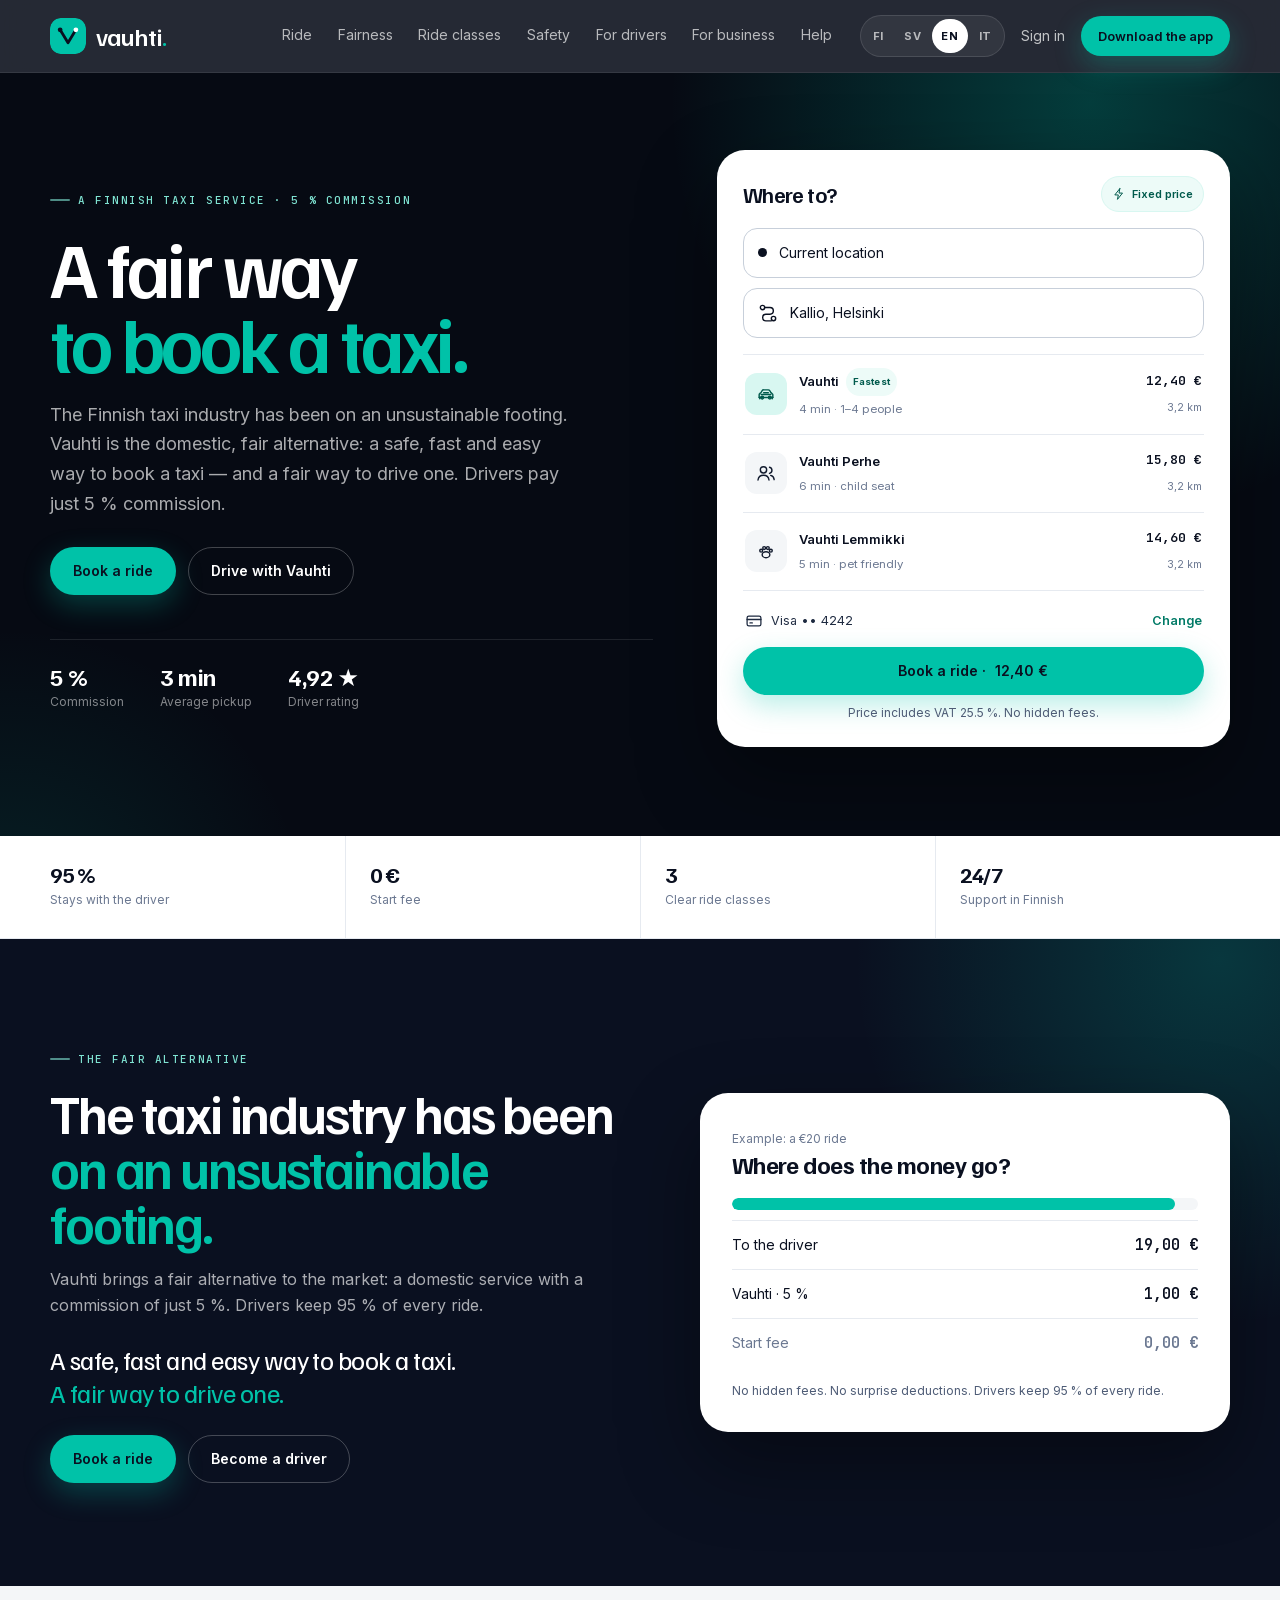
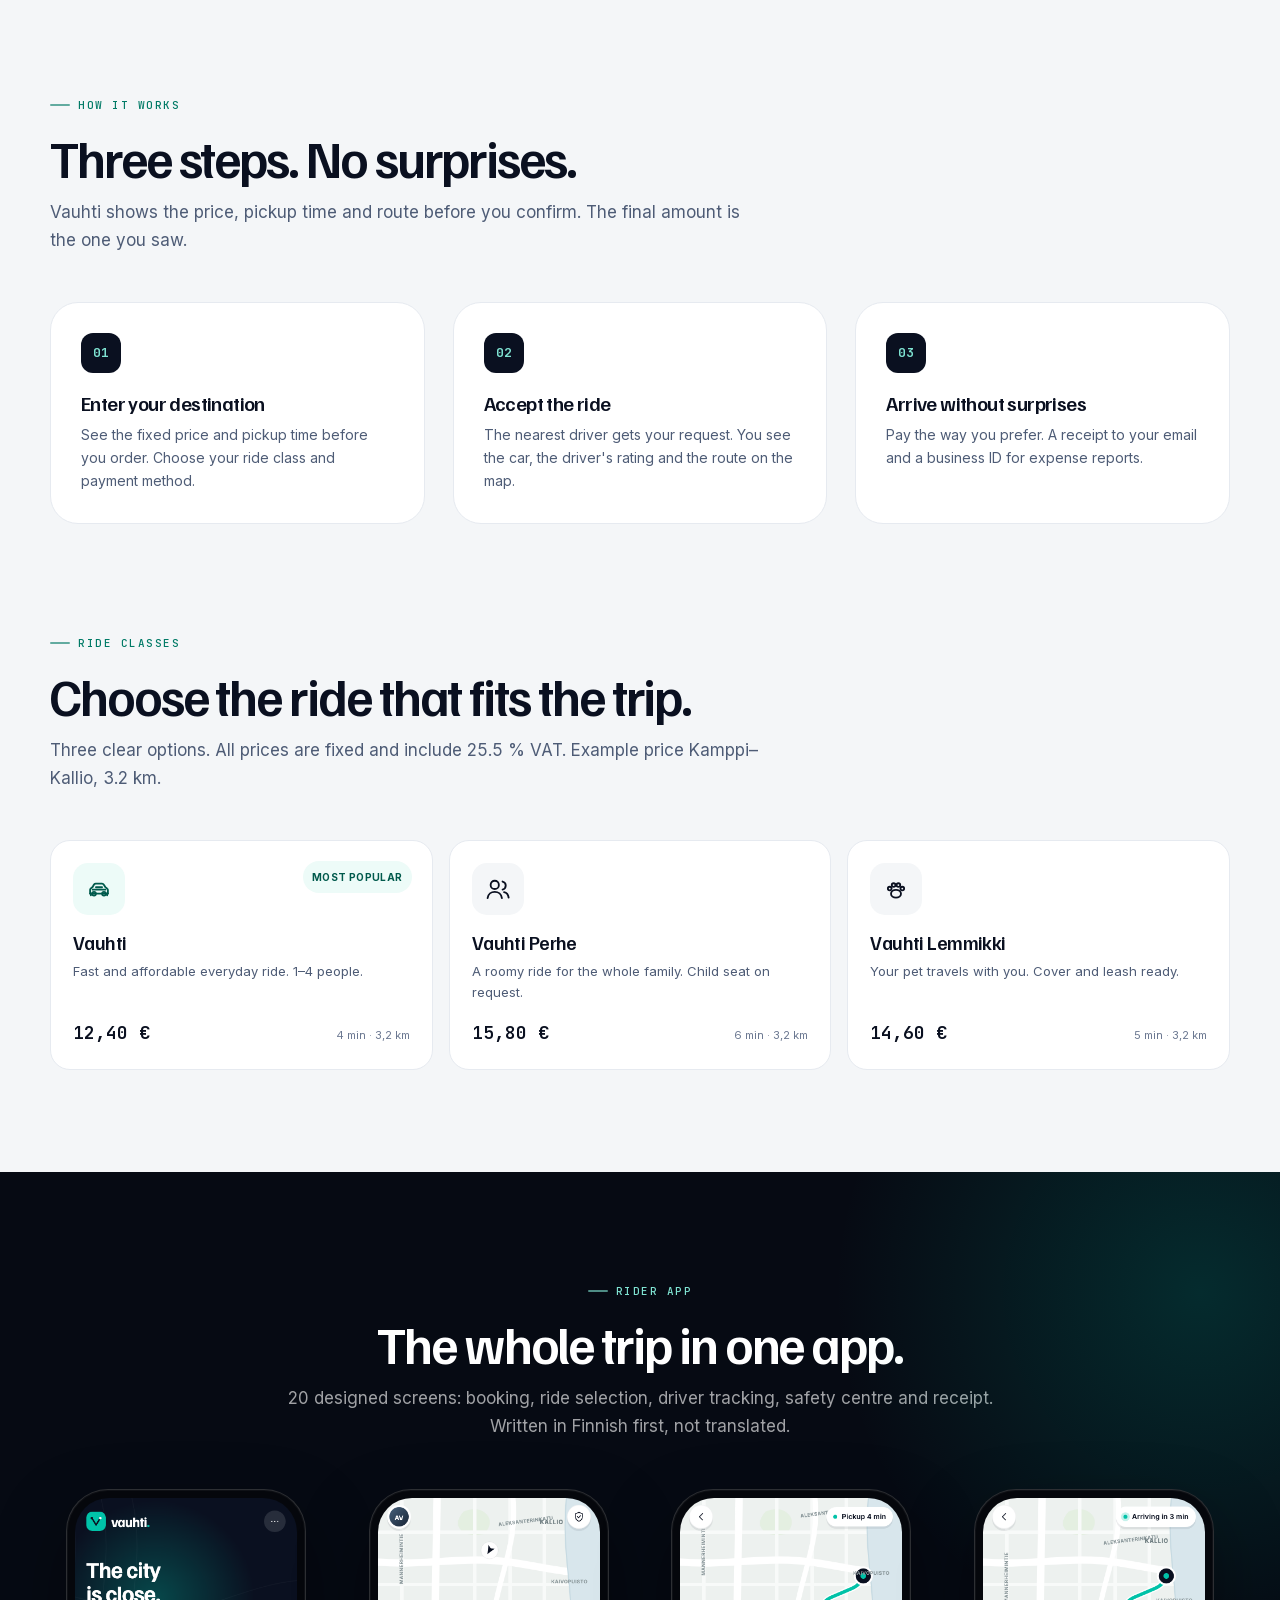
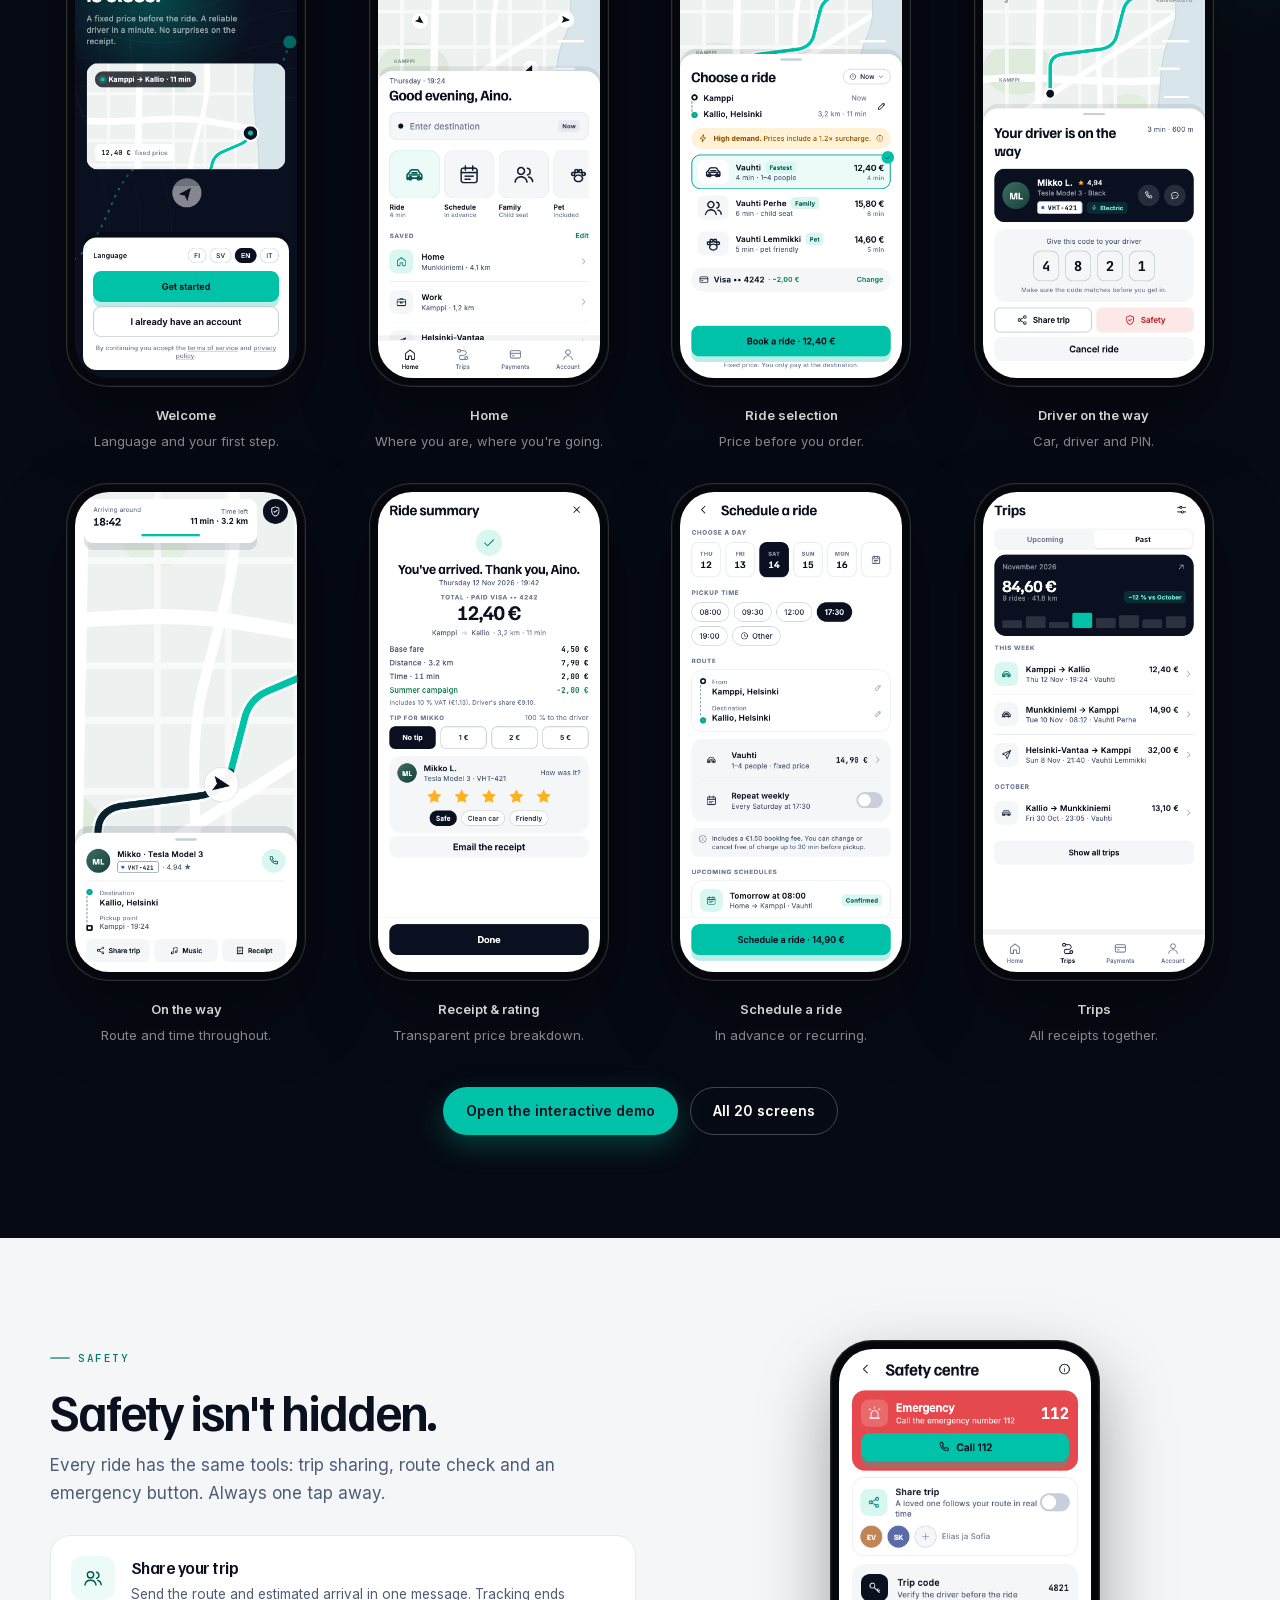
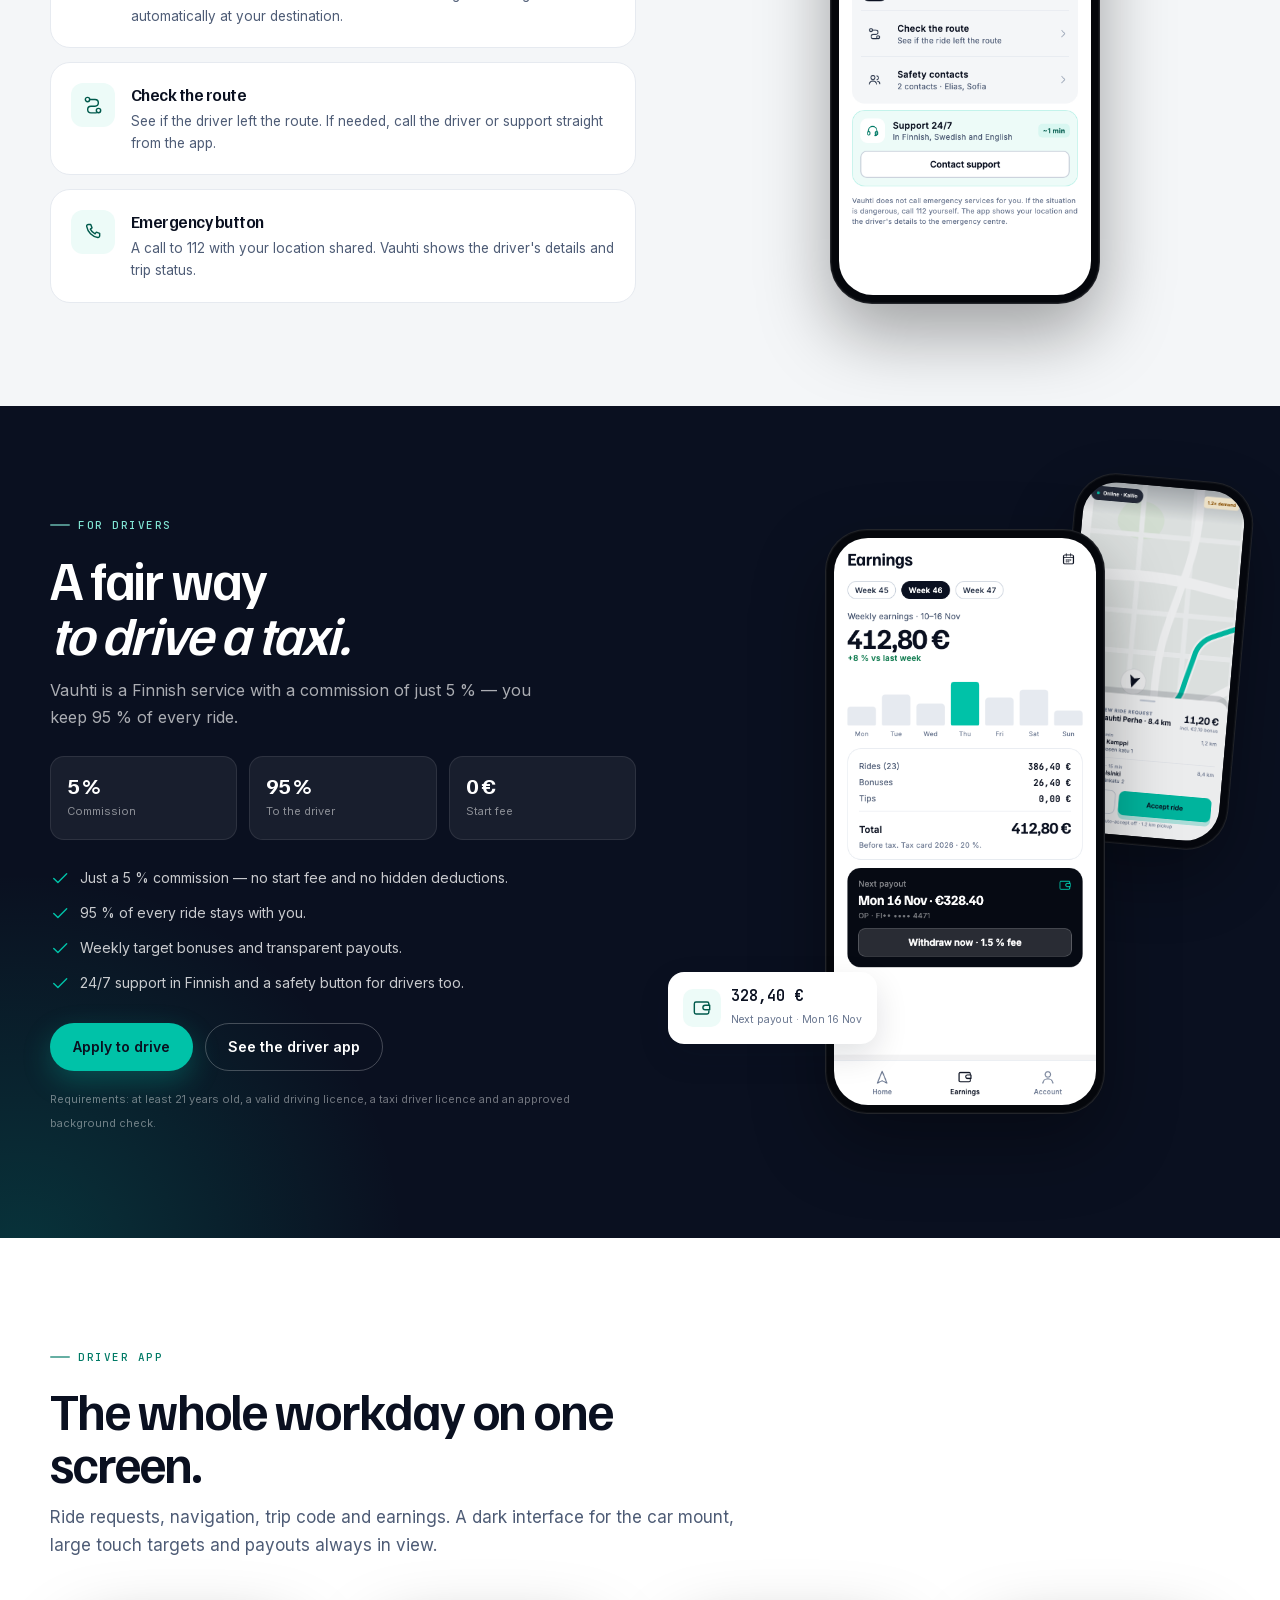
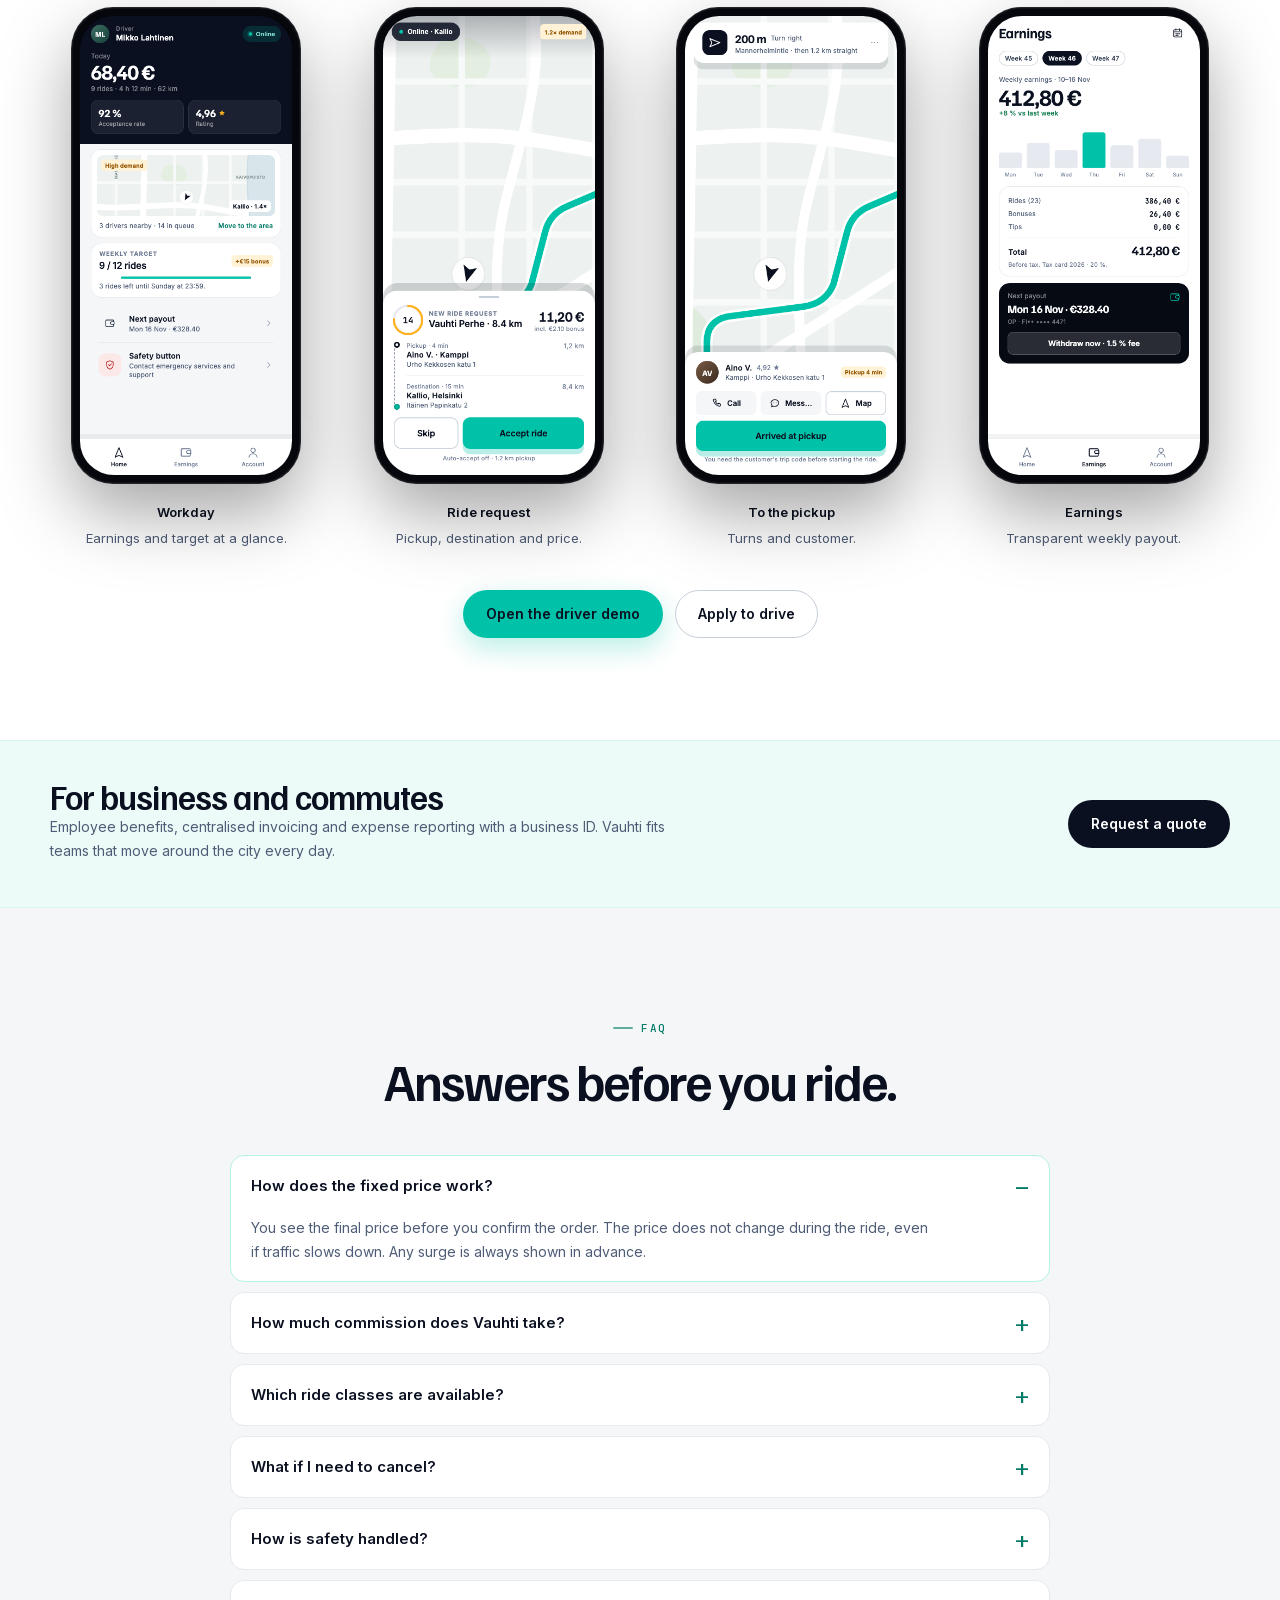
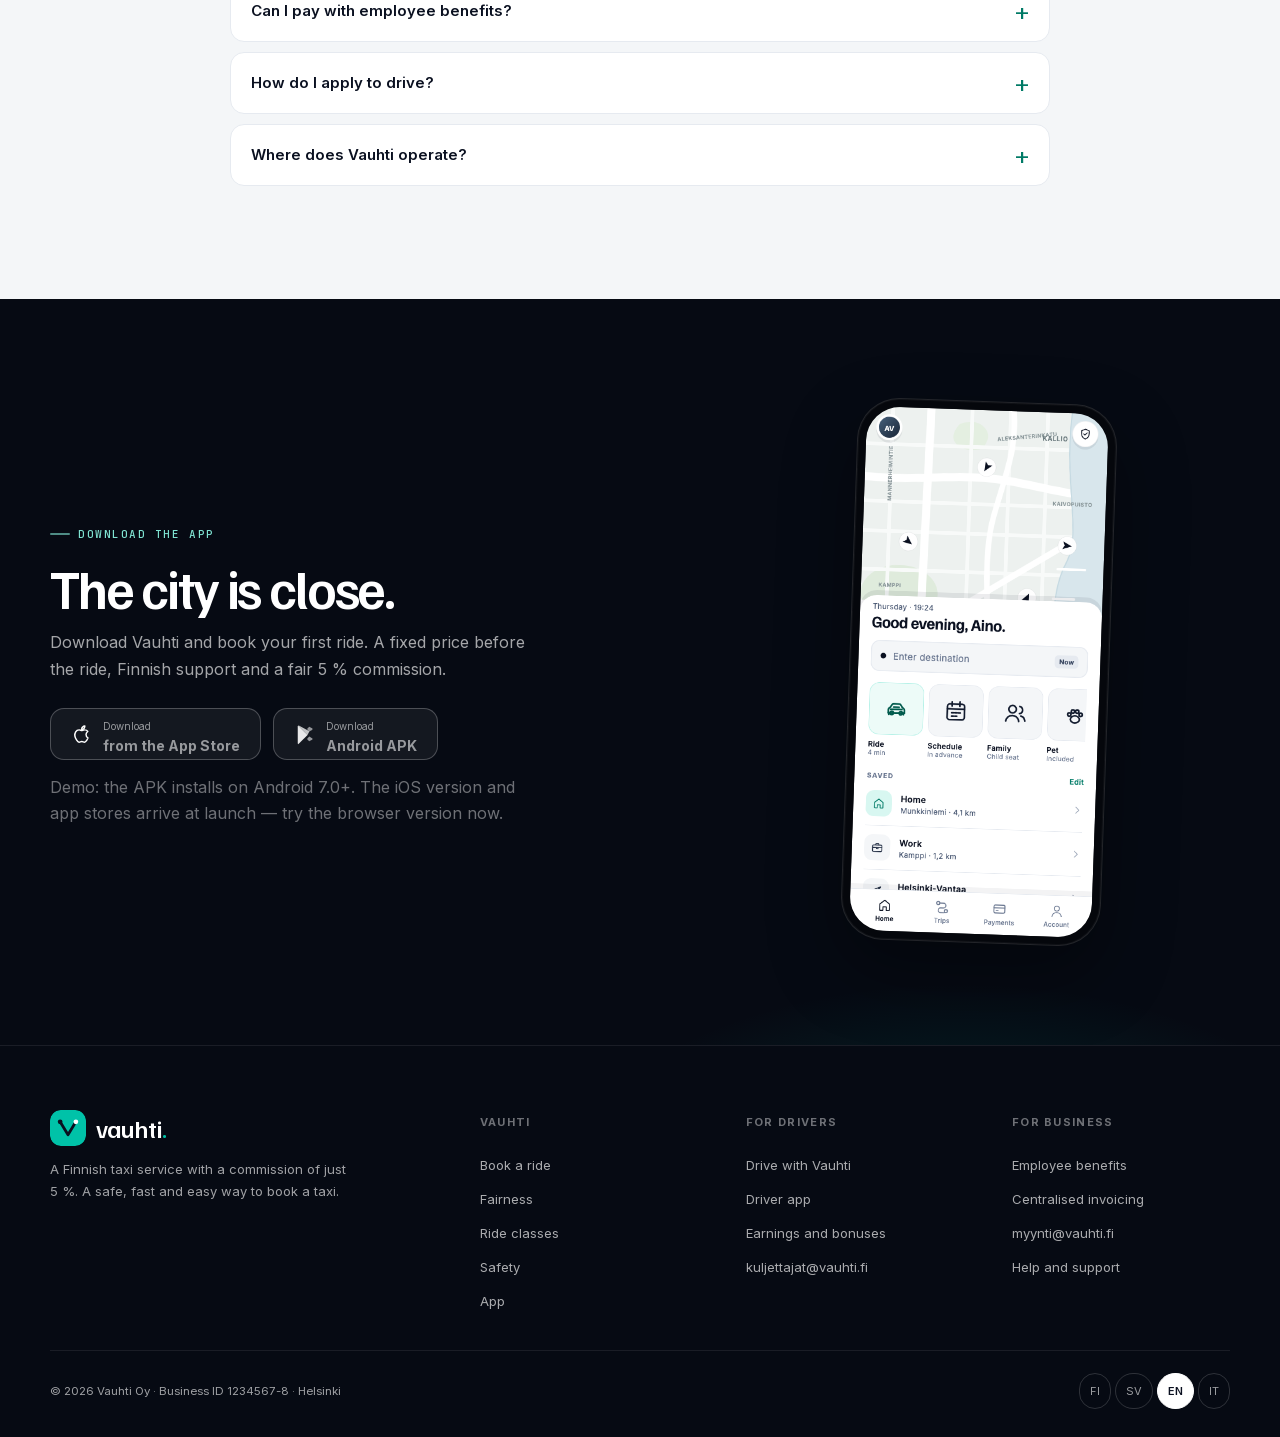
<file: v2/en/index.html>
<!DOCTYPE html>
<!-- Vauhti website, version 2 (translated). First draft: ../../website-v1/ -->
<html lang="en">
<head>
<meta charset="utf-8">
<meta name="viewport" content="width=device-width, initial-scale=1">
<title>Vauhti — A fair way to book a taxi.</title>
<meta name="description" content="Vauhti is a Finnish taxi service with a commission of just 5 %. A safe, fast and easy way to book a taxi. A fair way to drive one.">
<meta name="theme-color" content="#0A1020">
<meta property="og:type" content="website">
<meta property="og:title" content="Vauhti — A fair way to book a taxi.">
<meta property="og:description" content="The Finnish taxi industry has been on an unsustainable footing. Vauhti is the domestic, fair alternative: 5 % commission, drivers keep 95 %, and riders see a fixed price before the ride.">
<meta property="og:image" content="../assets/shots/en/home.png">
<meta name="twitter:card" content="summary_large_image">
<meta property="og:locale" content="en_GB">
<meta property="og:locale:alternate" content="fi_FI">
<meta property="og:locale:alternate" content="sv_SE">
<meta property="og:locale:alternate" content="it_IT">
<link rel="canonical" href="https://vauhti-app.pages.dev/v2/en/en/">
<link rel="alternate" hreflang="fi" href="https://vauhti-app.pages.dev/v2/en/">
<link rel="alternate" hreflang="en" href="https://vauhti-app.pages.dev/v2/en/en/">
<link rel="alternate" hreflang="it" href="https://vauhti-app.pages.dev/v2/en/it/">
<link rel="alternate" hreflang="x-default" href="https://vauhti-app.pages.dev/v2/en/">
<link rel="icon" href="../assets/favicon.png" type="image/png" sizes="192x192">
<link rel="apple-touch-icon" href="../assets/favicon.png">
<link rel="stylesheet" href="../assets/fonts.css?v=1">
<link rel="stylesheet" href="../assets/tokens.css?v=1">
<link rel="stylesheet" href="../assets/site.css?v=6">
</head>
<body id="top">
<a class="skip-link" href="#main">Skip to content</a>

<!-- Icon sprite (paths from the Vauhti icon set) -->
<svg xmlns="http://www.w3.org/2000/svg" style="position:absolute;width:0;height:0;overflow:hidden" aria-hidden="true">
  <symbol id="i-car" viewBox="0 0 24 24" fill="none" stroke="currentColor" stroke-width="1.7" stroke-linecap="round" stroke-linejoin="round">
    <path d="M3.8 16.2v-3.4c0-.5.2-.9.6-1.2l1.7-1.4 1.3-2.3A2 2 0 0 1 9.2 7h5.6a2 2 0 0 1 1.7 1l1.4 2.3 1.7 1.4c.4.3.6.7.6 1.2v3.3"/>
    <path d="M3.8 16.2h16.4"/><path d="M4.5 16.2v1.6M19.5 16.2v1.6"/>
    <circle cx="7.4" cy="16.3" r="1.7"/><circle cx="16.6" cy="16.3" r="1.7"/>
    <path d="M9.2 10.4h5.6"/><path d="M6.2 12.6h11.6"/>
  </symbol>
  <symbol id="i-leaf" viewBox="0 0 24 24" fill="none" stroke="currentColor" stroke-width="1.7" stroke-linecap="round" stroke-linejoin="round">
    <path d="M20.4 3.6C11.6 3 4.4 9.7 6.2 17.8c8.1 1.8 14.8-5.4 14.2-14.2Z"/>
    <path d="M7.4 16.6C9 12.4 12 9.1 16.6 7"/>
  </symbol>
  <symbol id="i-van" viewBox="0 0 24 24" fill="none" stroke="currentColor" stroke-width="1.7" stroke-linecap="round" stroke-linejoin="round">
    <path d="M2.8 16.6V9.2c0-.7.5-1.2 1.2-1.2h9.6l4 3.3 3.1 1.1c.4.2.6.5.6.9v3.3"/>
    <path d="M2.8 16.6h18.5"/><circle cx="7" cy="16.8" r="1.8"/><circle cx="17" cy="16.8" r="1.8"/>
    <path d="M4 16.8v1.4M20 16.8v1.4"/><path d="M13.4 8v4.4h7.4"/>
  </symbol>
  <symbol id="i-shield" viewBox="0 0 24 24" fill="none" stroke="currentColor" stroke-width="1.7" stroke-linecap="round" stroke-linejoin="round">
    <path d="M12 2.8 4.8 5.7v5.7c0 4.6 3 8.6 7.2 10.1 4.2-1.5 7.2-5.5 7.2-10.1V5.7L12 2.8Z"/>
    <path d="m8.8 11.8 2.2 2.2 4.4-4.4"/>
  </symbol>
  <symbol id="i-wallet" viewBox="0 0 24 24" fill="none" stroke="currentColor" stroke-width="1.7" stroke-linecap="round" stroke-linejoin="round">
    <path d="M20.2 8.6V6.8a2 2 0 0 0-2-2H4.8a2 2 0 0 0-2 2v10.4a2 2 0 0 0 2 2h13.4a2 2 0 0 0 2-2v-1.8"/>
    <path d="M21.2 8.6h-5.4a2.7 2.7 0 0 0 0 5.4h5.4Z"/>
  </symbol>
  <symbol id="i-bolt" viewBox="0 0 24 24" fill="none" stroke="currentColor" stroke-width="1.7" stroke-linecap="round" stroke-linejoin="round">
    <path d="M13.4 2.8 4.8 13.6h6l-1.4 7.6 8.6-10.8h-6l1.4-7.6Z"/>
  </symbol>
  <symbol id="i-clock" viewBox="0 0 24 24" fill="none" stroke="currentColor" stroke-width="1.7" stroke-linecap="round" stroke-linejoin="round">
    <circle cx="12" cy="12" r="9"/><path d="M12 6.8V12l3.6 2.2"/>
  </symbol>
  <symbol id="i-phone" viewBox="0 0 24 24" fill="none" stroke="currentColor" stroke-width="1.7" stroke-linecap="round" stroke-linejoin="round">
    <path d="M6.4 3h2.9l1.5 4-2 1.5a12.4 12.4 0 0 0 5.7 5.7l1.5-2 4 1.5v2.9a2 2 0 0 1-2.2 2A16.6 16.6 0 0 1 4.4 5.2 2 2 0 0 1 6.4 3Z"/>
  </symbol>
  <symbol id="i-users" viewBox="0 0 24 24" fill="none" stroke="currentColor" stroke-width="1.7" stroke-linecap="round" stroke-linejoin="round">
    <circle cx="9" cy="8.2" r="3.8"/><path d="M2.4 20.4c.5-3.6 3.3-5.8 6.6-5.8s6.1 2.2 6.6 5.8"/>
    <path d="M16.2 5.1a3.8 3.8 0 0 1 0 7.4M17.6 14.9c2.4.5 3.9 2.4 4.2 5.1"/>
  </symbol>
  <symbol id="i-paw" viewBox="0 0 24 24" fill="none" stroke="currentColor" stroke-width="1.7" stroke-linecap="round" stroke-linejoin="round">
    <ellipse cx="12" cy="16.4" rx="4.6" ry="3.6"/>
    <circle cx="6.2" cy="11.6" r="1.7"/><circle cx="9.8" cy="8.4" r="1.7"/>
    <circle cx="14.2" cy="8.4" r="1.7"/><circle cx="17.8" cy="11.6" r="1.7"/>
  </symbol>
  <symbol id="i-card" viewBox="0 0 24 24" fill="none" stroke="currentColor" stroke-width="1.7" stroke-linecap="round" stroke-linejoin="round">
    <rect x="2.8" y="5.4" width="18.4" height="13.2" rx="2.4"/><path d="M2.8 10h18.4"/><path d="M6.6 14.6h3.2"/>
  </symbol>
  <symbol id="i-work" viewBox="0 0 24 24" fill="none" stroke="currentColor" stroke-width="1.7" stroke-linecap="round" stroke-linejoin="round">
    <rect x="3" y="7.5" width="18" height="12.5" rx="2"/>
    <path d="M9 7.5V5.8c0-.7.6-1.3 1.3-1.3h3.4c.7 0 1.3.6 1.3 1.3v1.7"/>
    <path d="M3 12.4h18"/><path d="M10.4 12.4v2.2h3.2v-2.2"/>
  </symbol>
  <symbol id="i-route" viewBox="0 0 24 24" fill="none" stroke="currentColor" stroke-width="1.7" stroke-linecap="round" stroke-linejoin="round">
    <circle cx="5.4" cy="5.4" r="2.6"/><circle cx="18.6" cy="18.6" r="2.6"/>
    <path d="M8 5.4h6.4a4 4 0 0 1 0 8H9.6a4 4 0 0 0 0 8H16"/>
  </symbol>
  <symbol id="i-check" viewBox="0 0 24 24" fill="none" stroke="currentColor" stroke-width="1.7" stroke-linecap="round" stroke-linejoin="round">
    <path d="m4.5 12.5 5 5L20 6.8"/>
  </symbol>
  <symbol id="i-calendar" viewBox="0 0 24 24" fill="none" stroke="currentColor" stroke-width="1.7" stroke-linecap="round" stroke-linejoin="round">
    <rect x="3.2" y="5" width="17.6" height="16" rx="2.6"/>
    <path d="M3.2 10h17.6M8 2.8v4.4M16 2.8v4.4"/><path d="M7.6 14h2M11 14h2M14.4 14h2M7.6 17.4h2M11 17.4h2"/>
  </symbol>
</svg>

<header class="site-header" data-open="false">
  <div class="wrap nav">
    <a class="brand" href="#top" aria-label="Vauhti home">
      <svg class="brand-mark" viewBox="0 0 64 64" aria-hidden="true">
        <rect width="64" height="64" rx="19" fill="#00C2A8"/>
        <path d="M18 21 32 44 46 21" fill="none" stroke="#0A1020" stroke-width="5" stroke-linecap="round" stroke-linejoin="round"/>
        <circle cx="18" cy="21" r="4.2" fill="#0A1020"/><circle cx="46" cy="21" r="4.2" fill="#fff"/>
      </svg>
      <span>vauhti<span class="dot">.</span></span>
    </a>

    <nav class="nav-links" aria-label="Main menu">
      <a href="#kyyti">Ride</a>
      <a href="#reiluus">Fairness</a>
      <a href="#hinnat">Ride classes</a>
      <a href="#turvallisuus">Safety</a>
      <a href="#kuljettajalle">For drivers</a>
      <a href="#yrityksille">For business</a>
      <a href="#ukk">Help</a>
    </nav>

    <div class="nav-right">
      <div class="lang-switch" role="group" aria-label="Language">
          <a href="../" lang="fi" hreflang="fi">FI</a>
          <a href="../sv/" lang="sv" hreflang="sv">SV</a>
          <a href="./" aria-current="true">EN</a>
          <a href="../it/" lang="it" hreflang="it">IT</a>
        </div>
      <a class="nav-login" href="#lataa">Sign in</a>
      <a class="btn btn-primary btn-sm" href="#lataa">Download the app</a>
    </div>

    <button class="nav-toggle" type="button" aria-expanded="false" aria-controls="top" aria-label="Open menu">
      <svg class="ico" viewBox="0 0 24 24" aria-hidden="true"><path d="M4 7h16M4 12h16M4 17h16" fill="none" stroke="currentColor" stroke-width="1.8" stroke-linecap="round"/></svg>
    </button>
  </div>
</header>

<main id="main">
  <!-- ================= HERO ================= -->
  <section class="hero" id="kyyti">
    <div class="wrap hero-grid">
      <div class="hero-copy">
        <span class="eyebrow on-dark" data-cms="kyyti_a_finnish_taxi_service_5_commission">A Finnish taxi service · 5 % commission</span>
        <h1 data-cms="kyyti_a_fair_way_to_book_a_taxi">A fair way<br><em>to book a taxi.</em></h1>
        <p class="hero-sub" data-cms="kyyti_the_finnish_taxi_industry_has_been_on_an_unsus">The Finnish taxi industry has been on an unsustainable footing. Vauhti is the domestic, fair alternative: a safe, fast and easy way to book a taxi — and a fair way to drive one. Drivers pay just 5&nbsp;% commission.</p>
        <div class="hero-actions">
          <a class="btn btn-primary" href="#kyyti">Book a ride</a>
          <a class="btn btn-ghost" href="#kuljettajalle">Drive with Vauhti</a>
        </div>
        <div class="hero-stats">
          <div><b>5 %</b><span>Commission</span></div>
          <div><b>3 min</b><span>Average pickup</span></div>
          <div><b>4,92 ★</b><span>Driver rating</span></div>
        </div>
      </div>

      <div class="book-card" aria-label="Book a ride">
        <div class="book-head">
          <h2 data-cms="kyyti_where_to">Where to?</h2>
          <span class="book-badge"><svg class="ico" style="width:14px;height:14px" aria-hidden="true"><use href="#i-bolt"/></svg> Fixed price</span>
        </div>

        <div class="field">
          <span class="dot" aria-hidden="true"></span>
          <input value="Current location" aria-label="Pickup">
        </div>
        <div class="field">
          <svg class="ico" aria-hidden="true"><use href="#i-route"/></svg>
          <input value="Kallio, Helsinki" aria-label="Destination">
        </div>

        <div class="ride-list" role="group" aria-label="Ride class">
          <button class="ride-option" type="button" data-price="12,40 €" aria-pressed="true">
            <span class="veh"><svg class="ico" aria-hidden="true"><use href="#i-car"/></svg></span>
            <span class="grow"><span class="name">Vauhti</span><span class="ride-fastest">Fastest</span><span class="meta">4 min · 1–4 people</span></span>
            <span class="price"><b>12,40 €</b><span>3,2 km</span></span>
          </button>
          <button class="ride-option" type="button" data-price="15,80 €" aria-pressed="false">
            <span class="veh"><svg class="ico" aria-hidden="true"><use href="#i-users"/></svg></span>
            <span class="grow"><span class="name">Vauhti Perhe</span><span class="meta">6 min · child seat</span></span>
            <span class="price"><b>15,80 €</b><span>3,2 km</span></span>
          </button>
          <button class="ride-option" type="button" data-price="14,60 €" aria-pressed="false">
            <span class="veh"><svg class="ico" aria-hidden="true"><use href="#i-paw"/></svg></span>
            <span class="grow"><span class="name">Vauhti Lemmikki</span><span class="meta">5 min · pet friendly</span></span>
            <span class="price"><b>14,60 €</b><span>3,2 km</span></span>
          </button>
        </div>

        <div class="book-pay">
          <span class="pay-left"><svg class="ico" style="width:18px;height:18px" aria-hidden="true"><use href="#i-card"/></svg> Visa •• 4242</span>
          <a class="link" href="#ukk">Change</a>
        </div>

        <a class="btn btn-primary btn-block" href="../../demo/?screen=/options">Book a ride · <span id="book-total">12,40 €</span></a>
        <p class="tiny muted" style="margin-top:10px;text-align:center" data-cms="kyyti_price_includes_vat_25_5_no_hidden_fees">Price includes VAT 25.5 %. No hidden fees.</p>
      </div>
    </div>
  </section>

  <!-- ================= TRUST ================= -->
  <div class="trust-strip" aria-label="Vauhti in numbers">
    <div class="wrap trust-grid">
      <div class="trust-item"><b>95 %</b><span>Stays with the driver</span></div>
      <div class="trust-item"><b>0 €</b><span>Start fee</span></div>
      <div class="trust-item"><b>3</b><span>Clear ride classes</span></div>
      <div class="trust-item"><b>24/7</b><span>Support in Finnish</span></div>
    </div>
  </div>

  <!-- ================= FAIR ALTERNATIVE ================= -->
  <section class="section fair" id="reiluus">
    <div class="wrap fair-grid">
      <div class="fair-copy">
        <span class="eyebrow on-dark" data-cms="reiluus_the_fair_alternative">The fair alternative</span>
        <h2 data-cms="reiluus_the_taxi_industry_has_been_on_an_unsustainable">The taxi industry has been<br><em>on an unsustainable footing.</em></h2>
        <p class="lead" data-cms="reiluus_vauhti_brings_a_fair_alternative_to_the_market">Vauhti brings a fair alternative to the market: a domestic service with a commission of just 5 %. Drivers keep 95 % of every ride.</p>
        <p class="fair-claim" data-cms="reiluus_a_safe_fast_and_easy_way_to_book_a_taxi_a_fair">A safe, fast and easy way to book a taxi.<br><span>A fair way to drive one.</span></p>
        <div class="hero-actions">
          <a class="btn btn-primary" href="../../demo/?screen=/home">Book a ride</a>
          <a class="btn btn-ghost" href="#kuljettajalle">Become a driver</a>
        </div>
      </div>

      <div class="fair-panel" aria-label="Where the fare goes">
        <div class="fair-panel-head">
          <span class="tiny">Example: a €20 ride</span>
          <b>Where does the money go?</b>
        </div>
        <div class="fair-split" aria-hidden="true"><span></span></div>
        <div class="fair-rows">
          <div class="fair-row"><span>To the driver</span><b>19,00 €</b></div>
          <div class="fair-row"><span>Vauhti · 5 %</span><b>1,00 €</b></div>
          <div class="fair-row muted"><span>Start fee</span><b>0,00 €</b></div>
        </div>
        <p class="fair-note" data-cms="reiluus_no_hidden_fees_no_surprise_deductions_drivers">No hidden fees. No surprise deductions. Drivers keep 95 % of every ride.</p>
      </div>
    </div>
  </section>
  <section class="section" id="nain-se-toimii">
    <div class="wrap">
      <div class="section-head">
        <span class="eyebrow" data-cms="nain_se_toimii_how_it_works">How it works</span>
        <h2 data-cms="nain_se_toimii_three_steps_no_surprises">Three steps. No surprises.</h2>
        <p data-cms="nain_se_toimii_vauhti_shows_the_price_pickup_time_and_route_b">Vauhti shows the price, pickup time and route before you confirm. The final amount is the one you saw.</p>
      </div>
      <div class="steps">
        <article class="step">
          <span class="num">01</span>
          <h3 data-cms="nain_se_toimii_enter_your_destination">Enter your destination</h3>
          <p data-cms="nain_se_toimii_see_the_fixed_price_and_pickup_time_before_you">See the fixed price and pickup time before you order. Choose your ride class and payment method.</p>
        </article>
        <article class="step">
          <span class="num">02</span>
          <h3 data-cms="nain_se_toimii_accept_the_ride">Accept the ride</h3>
          <p data-cms="nain_se_toimii_the_nearest_driver_gets_your_request_you_see_t">The nearest driver gets your request. You see the car, the driver's rating and the route on the map.</p>
        </article>
        <article class="step">
          <span class="num">03</span>
          <h3 data-cms="nain_se_toimii_arrive_without_surprises">Arrive without surprises</h3>
          <p data-cms="nain_se_toimii_pay_the_way_you_prefer_a_receipt_to_your_email">Pay the way you prefer. A receipt to your email and a business ID for expense reports.</p>
        </article>
      </div>
    </div>
  </section>

  <!-- ================= RIDE CLASSES ================= -->
  <section class="section" id="hinnat" style="padding-top:0">
    <div class="wrap">
      <div class="section-head">
        <span class="eyebrow" data-cms="hinnat_ride_classes">Ride classes</span>
        <h2 data-cms="hinnat_choose_the_ride_that_fits_the_trip">Choose the ride that fits the trip.</h2>
        <p data-cms="hinnat_three_clear_options_all_prices_are_fixed_and_i">Three clear options. All prices are fixed and include 25.5 % VAT. Example price Kamppi–Kallio, 3.2 km.</p>
      </div>
      <div class="classes">
        <article class="class-card highlight">
          <span class="tag">Most popular</span>
          <span class="veh"><svg class="ico" style="width:26px;height:26px" aria-hidden="true"><use href="#i-car"/></svg></span>
          <h3 data-cms="hinnat_vauhti">Vauhti</h3>
          <p data-cms="hinnat_fast_and_affordable_everyday_ride_1_4_people">Fast and affordable everyday ride. 1–4 people.</p>
          <div class="price"><b>12,40 €</b><span>4 min · 3,2 km</span></div>
        </article>
        <article class="class-card">
          <span class="veh"><svg class="ico" style="width:26px;height:26px" aria-hidden="true"><use href="#i-users"/></svg></span>
          <h3 data-cms="hinnat_vauhti_perhe">Vauhti Perhe</h3>
          <p data-cms="hinnat_a_roomy_ride_for_the_whole_family_child_seat_o">A roomy ride for the whole family. Child seat on request.</p>
          <div class="price"><b>15,80 €</b><span>6 min · 3,2 km</span></div>
        </article>
        <article class="class-card">
          <span class="veh"><svg class="ico" style="width:26px;height:26px" aria-hidden="true"><use href="#i-paw"/></svg></span>
          <h3 data-cms="hinnat_vauhti_lemmikki">Vauhti Lemmikki</h3>
          <p data-cms="hinnat_your_pet_travels_with_you_cover_and_leash_read">Your pet travels with you. Cover and leash ready.</p>
          <div class="price"><b>14,60 €</b><span>5 min · 3,2 km</span></div>
        </article>
      </div>
    </div>
  </section>

  <!-- ================= APP SHOWCASE ================= -->
  <section class="section showcase" id="sovellus">
    <div class="wrap">
      <div class="section-head center">
        <span class="eyebrow" data-cms="sovellus_rider_app">Rider app</span>
        <h2 data-cms="sovellus_the_whole_trip_in_one_app">The whole trip in one app.</h2>
        <p data-cms="sovellus_20_designed_screens_booking_ride_selection_dri">20 designed screens: booking, ride selection, driver tracking, safety centre and receipt. Written in Finnish first, not translated.</p>
      </div>

      <div class="shot-grid">
        <figure class="shot-item">
          <div class="phone"><img src="../assets/shots/en/welcome.png" alt="Vauhti app welcome screen with language selection"></div>
          <figcaption><b>Welcome</b>Language and your first step.</figcaption>
        </figure>
        <figure class="shot-item">
          <div class="phone"><img src="../assets/shots/en/home.png" alt="Vauhti app home: destination, services and saved addresses"></div>
          <figcaption><b>Home</b>Where you are, where you're going.</figcaption>
        </figure>
        <figure class="shot-item">
          <div class="phone"><img src="../assets/shots/en/options.png" alt="Ride selection: Vauhti, Vauhti Perhe and Vauhti Lemmikki with fixed prices"></div>
          <figcaption><b>Ride selection</b>Price before you order.</figcaption>
        </figure>
        <figure class="shot-item">
          <div class="phone"><img src="../assets/shots/en/found.png" alt="Driver on the way: car, plate and PIN"></div>
          <figcaption><b>Driver on the way</b>Car, driver and PIN.</figcaption>
        </figure>
        <figure class="shot-item">
          <div class="phone"><img src="../assets/shots/en/ride.png" alt="In-ride view: route on the map, time and safety tools"></div>
          <figcaption><b>On the way</b>Route and time throughout.</figcaption>
        </figure>
        <figure class="shot-item">
          <div class="phone"><img src="../assets/shots/en/receipt.png" alt="Receipt and rating: price breakdown, tip and driver rating"></div>
          <figcaption><b>Receipt &amp; rating</b>Transparent price breakdown.</figcaption>
        </figure>
        <figure class="shot-item">
          <div class="phone"><img src="../assets/shots/en/scheduled.png" alt="Schedule a ride: day, time and recurring ride"></div>
          <figcaption><b>Schedule a ride</b>In advance or recurring.</figcaption>
        </figure>
        <figure class="shot-item">
          <div class="phone"><img src="../assets/shots/en/trips.png" alt="Trip history: monthly spend and past trips"></div>
          <figcaption><b>Trips</b>All receipts together.</figcaption>
        </figure>
      </div>

      <div class="showcase-cta">
        <a class="btn btn-primary" href="../../demo/?screen=/home">Open the interactive demo</a>
        <a class="btn btn-ghost" href="../../demo/?screen=/index">All 20 screens</a>
      </div>
    </div>
  </section>

  <!-- ================= SAFETY ================= -->
  <section class="section" id="turvallisuus">
    <div class="wrap safety-grid">
      <div>
        <div class="section-head" style="margin-bottom:28px">
          <span class="eyebrow" data-cms="turvallisuus_safety">Safety</span>
          <h2 data-cms="turvallisuus_safety_isn_t_hidden">Safety isn't hidden.</h2>
          <p data-cms="turvallisuus_every_ride_has_the_same_tools_trip_sharing_rou">Every ride has the same tools: trip sharing, route check and an emergency button. Always one tap away.</p>
        </div>
        <div class="safety-list">
          <article class="safety-item">
            <span class="lead"><svg class="ico" aria-hidden="true"><use href="#i-users"/></svg></span>
            <div><h3 data-cms="turvallisuus_share_your_trip">Share your trip</h3><p data-cms="turvallisuus_send_the_route_and_estimated_arrival_in_one_me">Send the route and estimated arrival in one message. Tracking ends automatically at your destination.</p></div>
          </article>
          <article class="safety-item">
            <span class="lead"><svg class="ico" aria-hidden="true"><use href="#i-route"/></svg></span>
            <div><h3 data-cms="turvallisuus_check_the_route">Check the route</h3><p data-cms="turvallisuus_see_if_the_driver_left_the_route_if_needed_cal">See if the driver left the route. If needed, call the driver or support straight from the app.</p></div>
          </article>
          <article class="safety-item">
            <span class="lead"><svg class="ico" aria-hidden="true"><use href="#i-phone"/></svg></span>
            <div><h3 data-cms="turvallisuus_emergency_button">Emergency button</h3><p data-cms="turvallisuus_a_call_to_112_with_your_location_shared_vauhti">A call to 112 with your location shared. Vauhti shows the driver's details and trip status.</p></div>
          </article>
        </div>
      </div>
      <div class="safety-media">
        <div class="phone"><img src="../assets/shots/en/safety.png" alt="Safety centre: emergency, trip sharing, trip code and safety contacts"></div>
      </div>
    </div>
  </section>

  <!-- ================= DRIVER ================= -->
  <section class="section driver" id="kuljettajalle">
    <div class="wrap driver-grid">
      <div>
        <span class="eyebrow on-dark" data-cms="kuljettajalle_for_drivers">For drivers</span>
        <h2 data-cms="kuljettajalle_a_fair_way_to_drive_a_taxi">A fair way<br><em>to drive a taxi.</em></h2>
        <p class="lead" data-cms="kuljettajalle_vauhti_is_a_finnish_service_with_a_commission">Vauhti is a Finnish service with a commission of just 5 % — you keep 95 % of every ride.</p>

        <div class="driver-stats">
          <div class="driver-stat"><b>5 %</b><span>Commission</span></div>
          <div class="driver-stat"><b>95 %</b><span>To the driver</span></div>
          <div class="driver-stat"><b>0 €</b><span>Start fee</span></div>
        </div>

        <ul class="benefits">
          <li><svg class="ico" aria-hidden="true"><use href="#i-check"/></svg> Just a 5 % commission — no start fee and no hidden deductions.</li>
          <li><svg class="ico" aria-hidden="true"><use href="#i-check"/></svg> 95 % of every ride stays with you.</li>
          <li><svg class="ico" aria-hidden="true"><use href="#i-check"/></svg> Weekly target bonuses and transparent payouts.</li>
          <li><svg class="ico" aria-hidden="true"><use href="#i-check"/></svg> 24/7 support in Finnish and a safety button for drivers too.</li>
        </ul>

        <div class="hero-actions">
          <a class="btn btn-primary" href="mailto:kuljettajat@vauhti.fi?subject=Vauhti%20driver%20application">Apply to drive</a>
          <a class="btn btn-ghost" href="../../demo/?screen=/driver-home">See the driver app</a>
        </div>
        <p class="driver-note" data-cms="kuljettajalle_requirements_at_least_21_years_old_a_valid_dri">Requirements: at least 21 years old, a valid driving licence, a taxi driver licence and an approved background check.</p>
      </div>

      <div class="driver-media">
        <div class="phone driver-phone-back"><img src="../assets/shots/en/driver-offer.png" alt="Incoming ride request for the driver" ></div>
        <div class="phone"><img src="../assets/shots/en/driver-earnings.png" alt="Driver app: weekly earnings, bonuses and next payout"></div>
        <div class="driver-float">
          <span class="lead" style="width:38px;height:38px;border-radius:10px;display:grid;place-items:center;background:var(--brand-50);color:var(--brand-800)"><svg class="ico" aria-hidden="true"><use href="#i-wallet"/></svg></span>
          <div><b>328,40 €</b><span>Next payout · Mon 16 Nov</span></div>
        </div>
      </div>
    </div>
  </section>

  <!-- ================= DRIVER APP SHOWCASE ================= -->
  <section class="section driver-app" id="kuljettajasovellus">
    <div class="wrap">
      <div class="section-head">
        <span class="eyebrow" data-cms="kuljettajasovellus_driver_app">Driver app</span>
        <h2 data-cms="kuljettajasovellus_the_whole_workday_on_one_screen">The whole workday on one screen.</h2>
        <p data-cms="kuljettajasovellus_ride_requests_navigation_trip_code_and_earning">Ride requests, navigation, trip code and earnings. A dark interface for the car mount, large touch targets and payouts always in view.</p>
      </div>

      <div class="shot-grid driver-shots">
        <figure class="shot-item">
          <div class="phone"><img src="../assets/shots/en/driver-home.png" alt="Driver home: daily earnings, acceptance rate and weekly target"></div>
          <figcaption><b>Workday</b>Earnings and target at a glance.</figcaption>
        </figure>
        <figure class="shot-item">
          <div class="phone"><img src="../assets/shots/en/driver-offer.png" alt="Incoming ride request: pickup, destination, price and accept"></div>
          <figcaption><b>Ride request</b>Pickup, destination and price.</figcaption>
        </figure>
        <figure class="shot-item">
          <div class="phone"><img src="../assets/shots/en/driver-nav.png" alt="Navigation to pickup: next turn, distance and customer details"></div>
          <figcaption><b>To the pickup</b>Turns and customer.</figcaption>
        </figure>
        <figure class="shot-item">
          <div class="phone"><img src="../assets/shots/en/driver-earnings.png" alt="Earnings: weekly payout, bonuses, tips and next payment"></div>
          <figcaption><b>Earnings</b>Transparent weekly payout.</figcaption>
        </figure>
      </div>

      <div class="showcase-cta">
        <a class="btn btn-primary" href="../../demo/?screen=/driver-home">Open the driver demo</a>
        <a class="btn btn-outline" href="mailto:kuljettajat@vauhti.fi?subject=Vauhti%20driver%20application">Apply to drive</a>
      </div>
    </div>
  </section>

  <!-- ================= BUSINESS ================= -->
  <section class="business" id="yrityksille">
    <div class="wrap">
      <div>
        <h2 data-cms="yrityksille_for_business_and_commutes">For business and commutes</h2>
        <p data-cms="yrityksille_employee_benefits_centralised_invoicing_and_ex">Employee benefits, centralised invoicing and expense reporting with a business ID. Vauhti fits teams that move around the city every day.</p>
      </div>
      <a class="btn btn-dark" href="mailto:myynti@vauhti.fi?subject=Vauhti%20yrityksille">Request a quote</a>
    </div>
  </section>

  <!-- ================= FAQ ================= -->
  <section class="section" id="ukk">
    <div class="wrap">
      <div class="section-head center">
        <span class="eyebrow">FAQ</span>
        <h2 data-cms="ukk_answers_before_you_ride">Answers before you ride.</h2>
      </div>
      <div class="faq">
        <details open>
          <summary data-cms="ukk_how_does_the_fixed_price_work">How does the fixed price work?</summary>
          <p data-cms="ukk_you_see_the_final_price_before_you_confirm_the">You see the final price before you confirm the order. The price does not change during the ride, even if traffic slows down. Any surge is always shown in advance.</p>
        </details>
        <details>
          <summary data-cms="ukk_how_much_commission_does_vauhti_take">How much commission does Vauhti take?</summary>
          <p data-cms="ukk_just_5_drivers_keep_95_of_every_ride_the_start">Just 5 %. Drivers keep 95 % of every ride. The start fee is €0 and there are no hidden deductions.</p>
        </details>
        <details>
          <summary data-cms="ukk_which_ride_classes_are_available">Which ride classes are available?</summary>
          <p data-cms="ukk_vauhti_vauhti_perhe_and_vauhti_lemmikki_vauhti">Vauhti, Vauhti Perhe and Vauhti Lemmikki. Vauhti is the fast everyday ride, Perhe is a roomy ride with a child seat, and Lemmikki takes your pet along.</p>
        </details>
        <details>
          <summary data-cms="ukk_what_if_i_need_to_cancel">What if I need to cancel?</summary>
          <p data-cms="ukk_you_can_cancel_free_of_charge_until_the_driver">You can cancel free of charge until the driver has set off. After that a cancellation fee applies and is always shown before you confirm.</p>
        </details>
        <details>
          <summary data-cms="ukk_how_is_safety_handled">How is safety handled?</summary>
          <p data-cms="ukk_every_driver_has_a_background_check_a_taxi_dri">Every driver has a background check, a taxi driver licence and ongoing ratings. In the app you can share the trip, check the route and call emergency services with one tap.</p>
        </details>
        <details>
          <summary data-cms="ukk_can_i_pay_with_employee_benefits">Can I pay with employee benefits?</summary>
          <p data-cms="ukk_yes_vauhti_supports_the_most_common_employee_b">Yes. Vauhti supports the most common employee benefit cards and centralised invoicing. Receipts include a business ID and an itemised breakdown.</p>
        </details>
        <details>
          <summary data-cms="ukk_how_do_i_apply_to_drive">How do I apply to drive?</summary>
          <p data-cms="ukk_send_an_application_to_kuljettajat_vauhti_fi_y">Send an application to kuljettajat@vauhti.fi. You need to be at least 21, hold a valid driving licence and a taxi driver licence, and pass a background check.</p>
        </details>
        <details>
          <summary data-cms="ukk_where_does_vauhti_operate">Where does Vauhti operate?</summary>
          <p data-cms="ukk_vauhti_currently_operates_in_helsinki_tampere">Vauhti currently operates in Helsinki, Tampere and Turku. Next we are expanding to Espoo, Vantaa and Oulu.</p>
        </details>
      </div>
    </div>
  </section>

  <!-- ================= DOWNLOAD ================= -->
  <section class="section download" id="lataa">
    <div class="wrap download-grid">
      <div>
        <span class="eyebrow on-dark" data-cms="lataa_download_the_app">Download the app</span>
        <h2 data-cms="lataa_the_city_is_close">The city is close.</h2>
        <p data-cms="lataa_download_vauhti_and_book_your_first_ride_a_fix">Download Vauhti and book your first ride. A fixed price before the ride, Finnish support and a fair 5 % commission.</p>
        <div class="store-buttons">
          <a class="store-btn" href="../../demo/?screen=/welcome">
            <svg class="ico" viewBox="0 0 24 24" fill="none" stroke="currentColor" stroke-width="1.6" stroke-linecap="round" stroke-linejoin="round" aria-hidden="true"><path d="M16.4 12.6c0-2.2 1.8-3.3 1.9-3.4-1-1.5-2.6-1.7-3.2-1.7-1.4-.1-2.7.8-3.4.8-.7 0-1.8-.8-2.9-.8-1.5 0-2.9.9-3.7 2.2-1.6 2.7-.4 6.8 1.1 9 .7 1.1 1.6 2.3 2.7 2.2 1.1 0 1.5-.7 2.9-.7s1.7.7 2.9.7c1.2 0 1.9-1.1 2.6-2.2.8-1.2 1.2-2.4 1.2-2.5 0 0-2.1-.8-2.1-3.6Z"/><path d="M14.2 5.9c.6-.7 1-1.7.9-2.7-.9 0-1.9.6-2.5 1.3-.6.6-1 1.6-.9 2.6 1 .1 1.9-.5 2.5-1.2Z"/></svg>
            <span><span>Download</span><b>from the App Store</b></span>
          </a>
          <a class="store-btn" href="https://github.com/jaervis/vauhti-app/releases/download/v1.0.0/vauhti-1.0.0.apk" download>
            <svg class="ico" viewBox="0 0 24 24" fill="none" aria-hidden="true"><path d="M4.6 2.9 14.8 13 4.6 23.1c-.3-.2-.5-.6-.5-1V3.9c0-.4.2-.8.5-1Z" fill="currentColor" opacity=".9"/><path d="m16.6 14.8 3.1 1.7c.7.4.7 1.4 0 1.8l-3.1 1.7-2.4-2.6 2.4-2.6Z" fill="currentColor" opacity=".55"/><path d="m16.6 9.2 3.1-1.7c.7-.4.7-1.4 0-1.8l-3.1-1.7-2.4 2.6 2.4 2.6Z" fill="currentColor" opacity=".55"/><path d="M14.8 13 4.6 2.9c.3-.2.7-.2 1.1 0l11.1 6.1-2 4Z" fill="currentColor" opacity=".75"/></svg>
            <span><span>Download</span><b>Android APK</b></span>
          </a>
        </div>
        <p class="tiny" style="margin-top:14px;color:rgba(255,255,255,.42)">Demo: the APK installs on Android 7.0+. The iOS version and app stores arrive at launch — try the browser version now.</p>
      </div>
      <div class="download-media">
        <div class="phone"><img src="../assets/shots/en/home.png" alt="Vauhti-sovelluksen etusivu"></div>
      </div>
    </div>
  </section>
</main>

<footer class="site-footer">
  <div class="wrap">
    <div class="footer-grid">
      <div class="footer-brand">
        <a class="brand" href="#top" aria-label="Vauhti home">
          <svg class="brand-mark" viewBox="0 0 64 64" aria-hidden="true">
            <rect width="64" height="64" rx="19" fill="#00C2A8"/>
            <path d="M18 21 32 44 46 21" fill="none" stroke="#0A1020" stroke-width="5" stroke-linecap="round" stroke-linejoin="round"/>
            <circle cx="18" cy="21" r="4.2" fill="#0A1020"/><circle cx="46" cy="21" r="4.2" fill="#fff"/>
          </svg>
          <span>vauhti<span class="dot">.</span></span>
        </a>
        <p data-cms="footer_a_finnish_taxi_service_with_a_commission_of_ju">A Finnish taxi service with a commission of just 5 %. A safe, fast and easy way to book a taxi.</p>
      </div>
      <div class="footer-col">
        <h3>Vauhti</h3>
        <a href="#kyyti">Book a ride</a>
        <a href="#reiluus">Fairness</a>
        <a href="#hinnat">Ride classes</a>
        <a href="#turvallisuus">Safety</a>
        <a href="#sovellus">App</a>
              </div>
      <div class="footer-col">
        <h3>For drivers</h3>
        <a href="#kuljettajalle">Drive with Vauhti</a>
        <a href="#kuljettajasovellus">Driver app</a>
        <a href="#kuljettajalle">Earnings and bonuses</a>
        <a href="mailto:kuljettajat@vauhti.fi">kuljettajat@vauhti.fi</a>
      </div>
      <div class="footer-col">
        <h3>For business</h3>
        <a href="#yrityksille">Employee benefits</a>
        <a href="#yrityksille">Centralised invoicing</a>
        <a href="mailto:myynti@vauhti.fi">myynti@vauhti.fi</a>
        <a href="#ukk">Help and support</a>
      </div>
    </div>
    <div class="footer-bottom">
      <span>© 2026 Vauhti Oy · Business ID 1234567-8 · Helsinki</span>
      <div class="lang" role="group" aria-label="Language">
          <a href="../" lang="fi" hreflang="fi">FI</a>
          <a href="../sv/" lang="sv" hreflang="sv">SV</a>
          <a href="./" aria-current="true">EN</a>
          <a href="../it/" lang="it" hreflang="it">IT</a>
        </div>
    </div>
  </div>
</footer>

<script>
  // Mobile navigation
  const header = document.querySelector('.site-header');
  const toggle = document.querySelector('.nav-toggle');
  toggle?.addEventListener('click', () => {
    const open = header.dataset.open === 'true';
    header.dataset.open = String(!open);
    toggle.setAttribute('aria-expanded', String(!open));
  });
  document.querySelectorAll('.nav-links a').forEach((a) =>
    a.addEventListener('click', () => {
      header.dataset.open = 'false';
      toggle?.setAttribute('aria-expanded', 'false');
    })
  );

  // Booking: ride class selection updates the CTA price
  const total = document.getElementById('book-total');
  document.querySelectorAll('.ride-option').forEach((option) => {
    option.addEventListener('click', () => {
      document.querySelectorAll('.ride-option').forEach((o) => o.setAttribute('aria-pressed', 'false'));
      option.setAttribute('aria-pressed', 'true');
      if (total) total.textContent = option.dataset.price;
    });
  });
</script>
  <script src="/assets/kiln-config.js"></script>
  <script src="/assets/kiln.js" defer></script>
<script>
  // Logo returns to the top instantly.
  document.querySelectorAll('.brand').forEach((a) => {
    a.addEventListener('click', (event) => {
      event.preventDefault();
      window.scrollTo({ top: 0, behavior: 'instant' });
      history.replaceState(null, '', location.pathname + location.search);
    });
  });
</script>
</body>
</html>
</file>
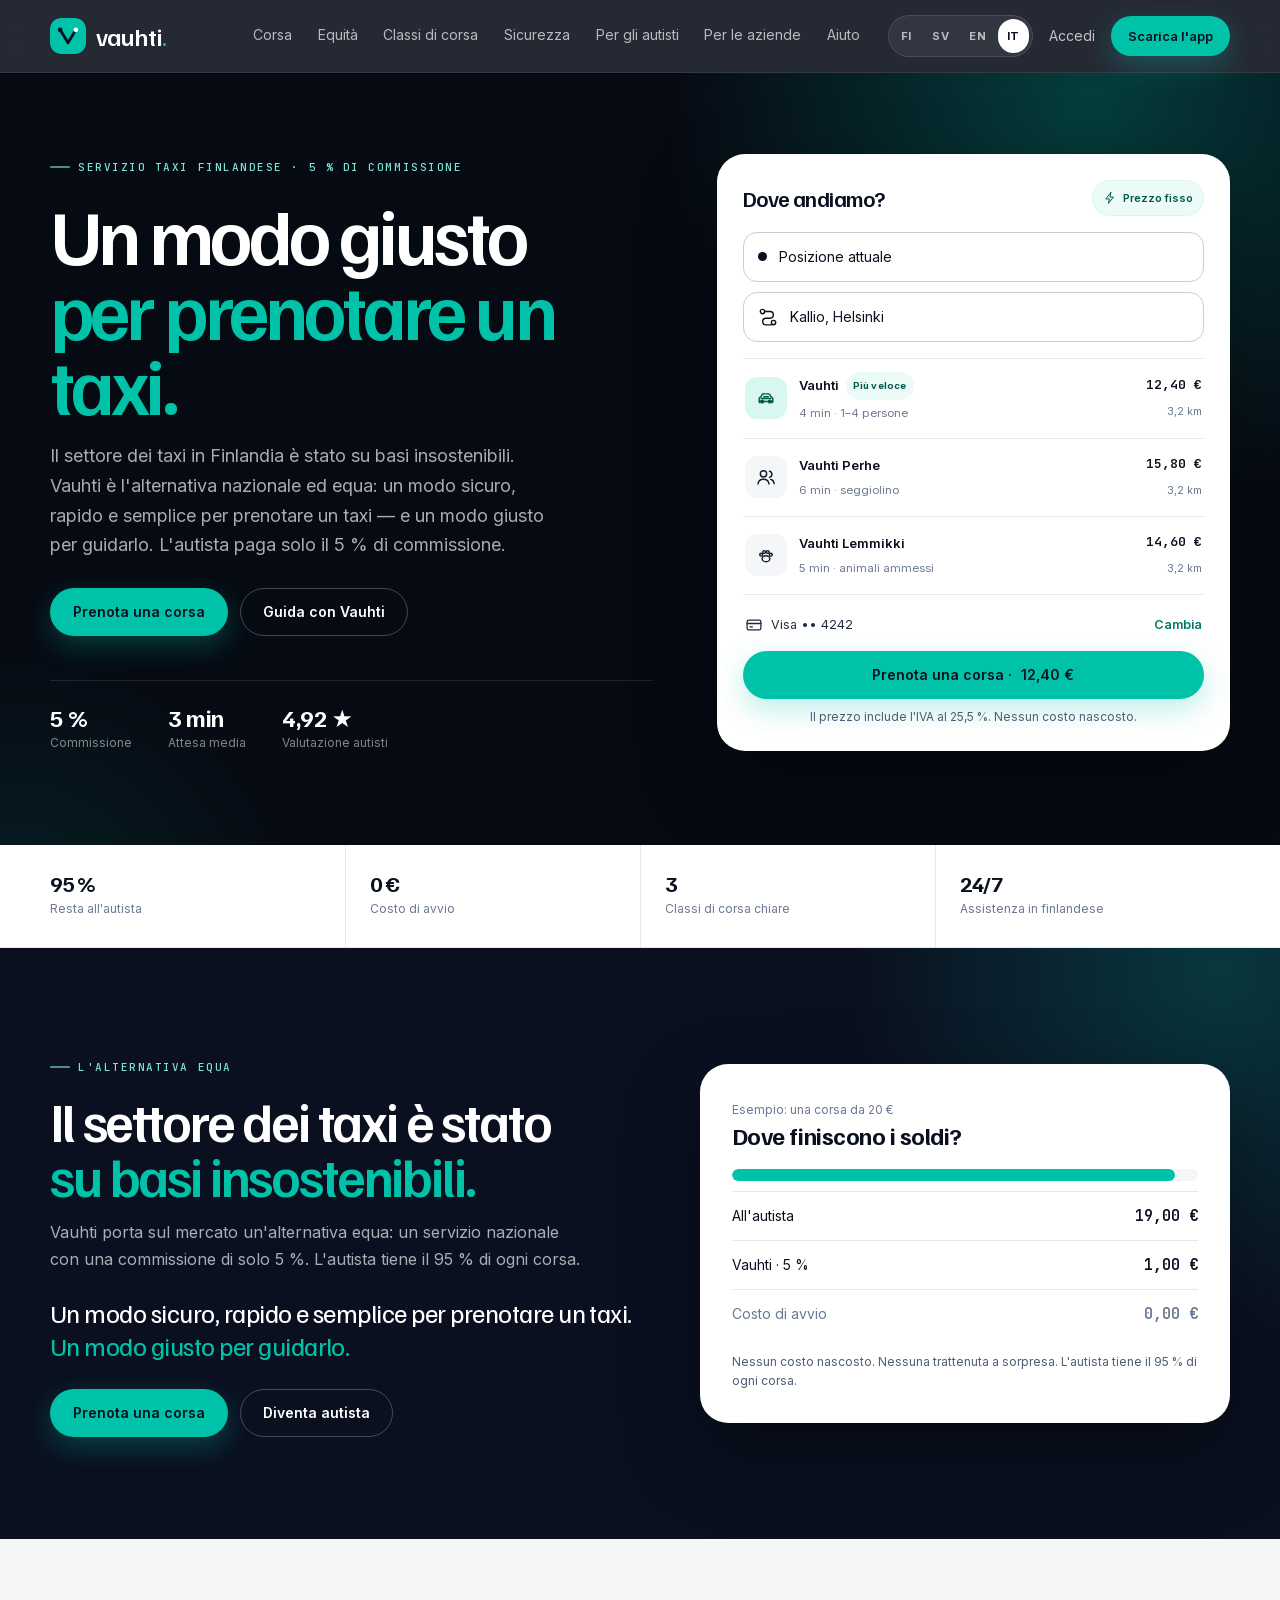
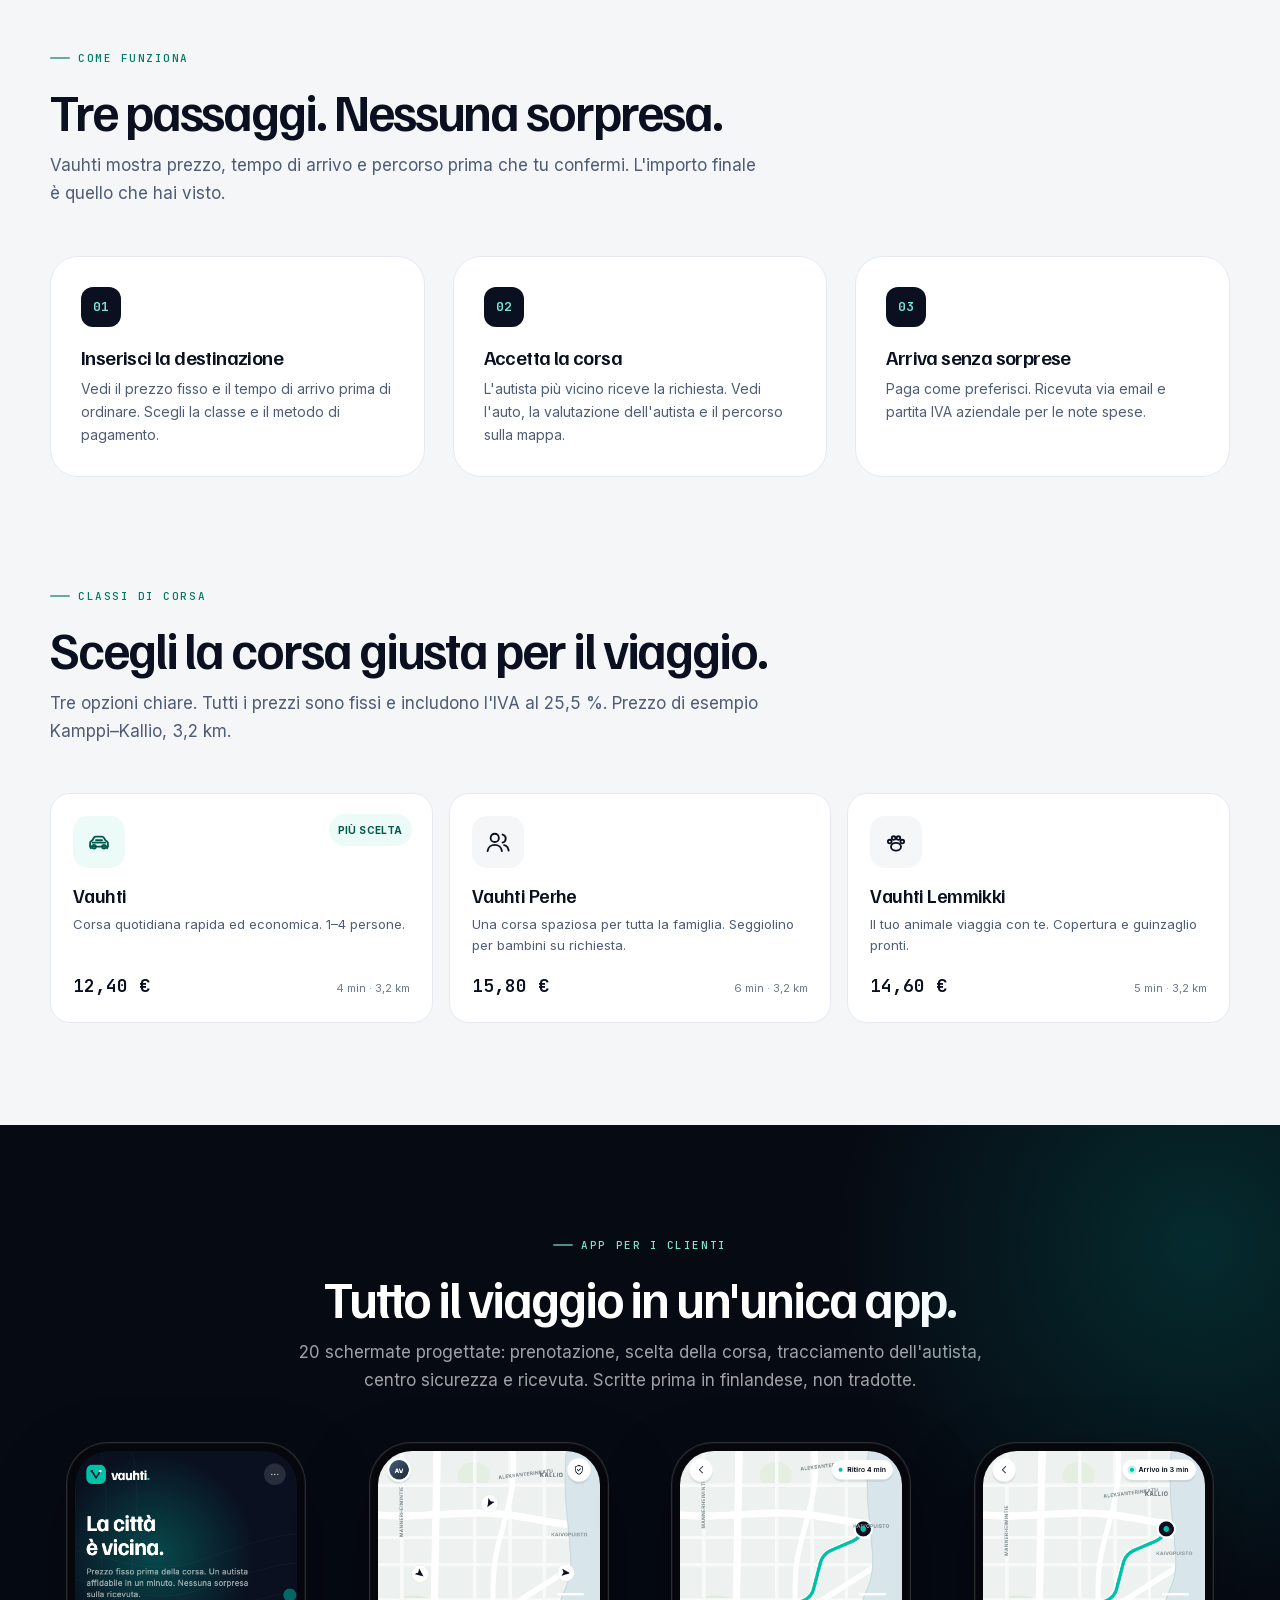
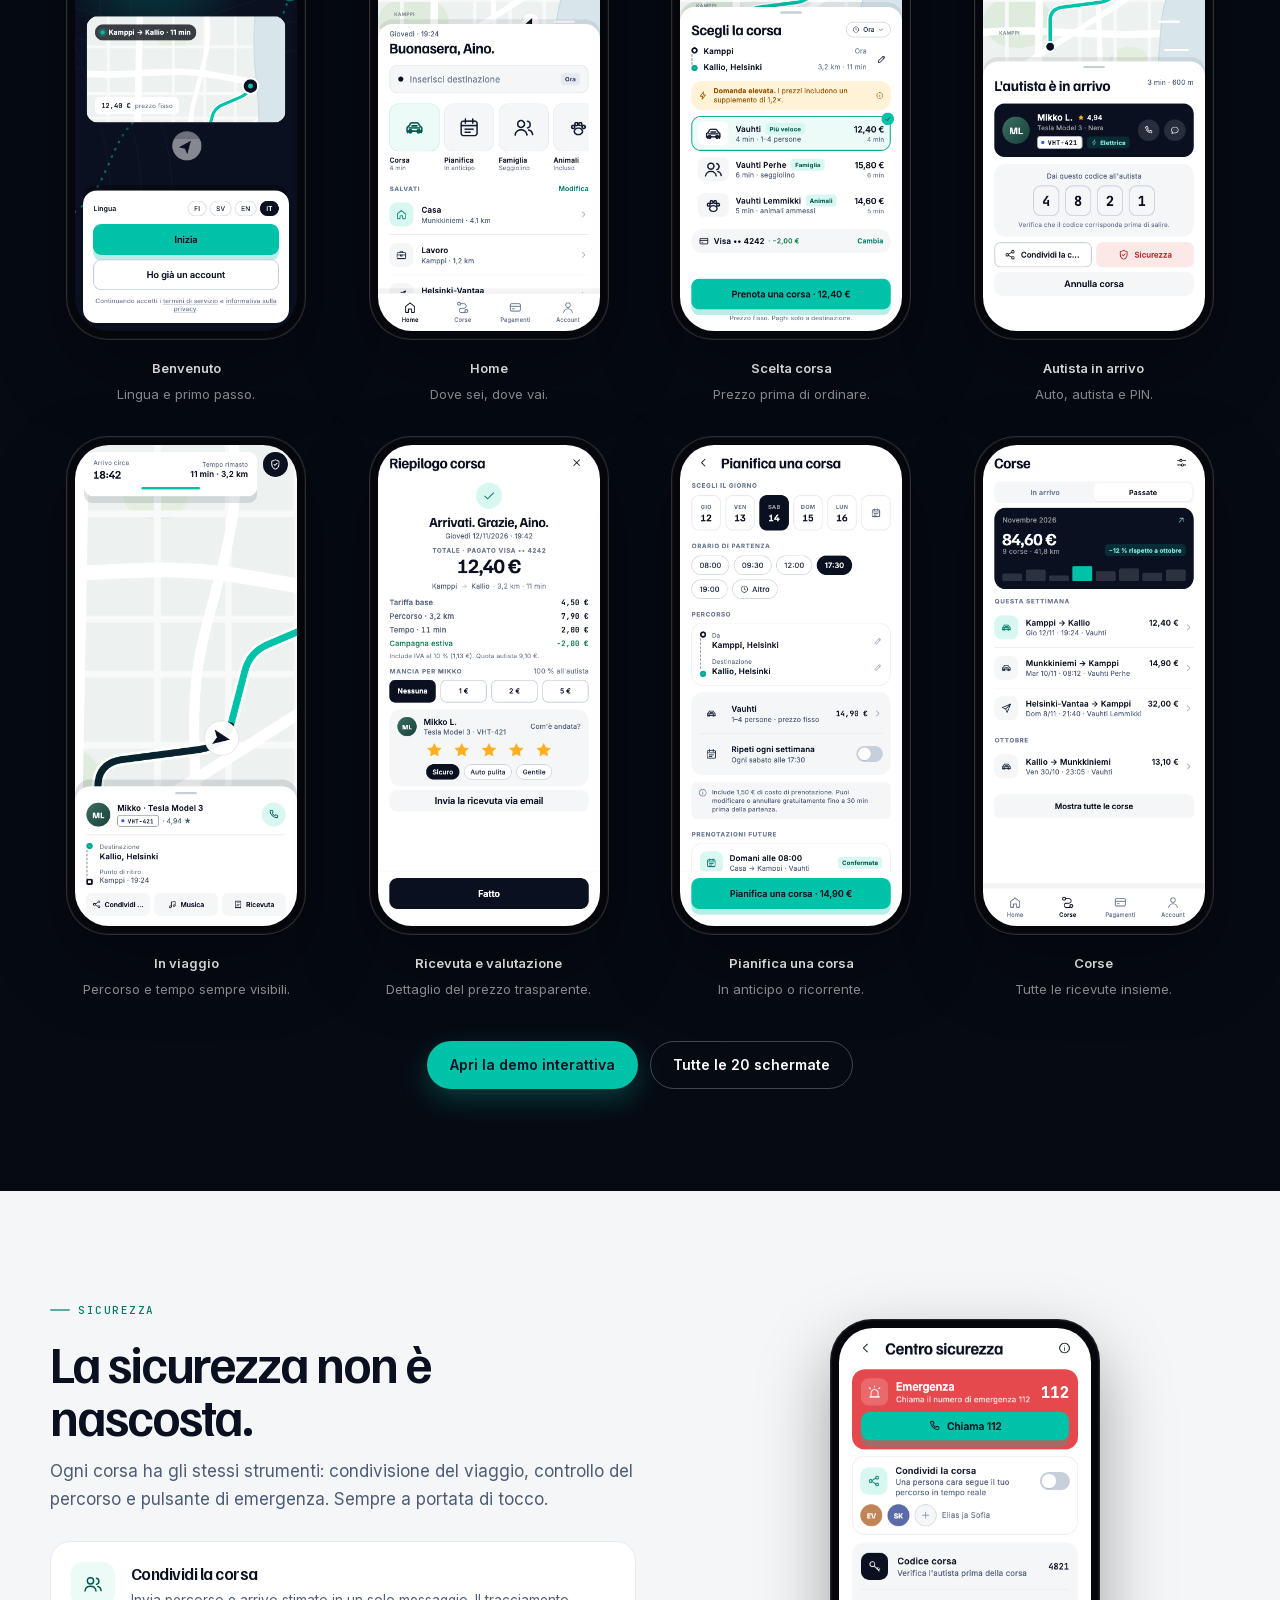
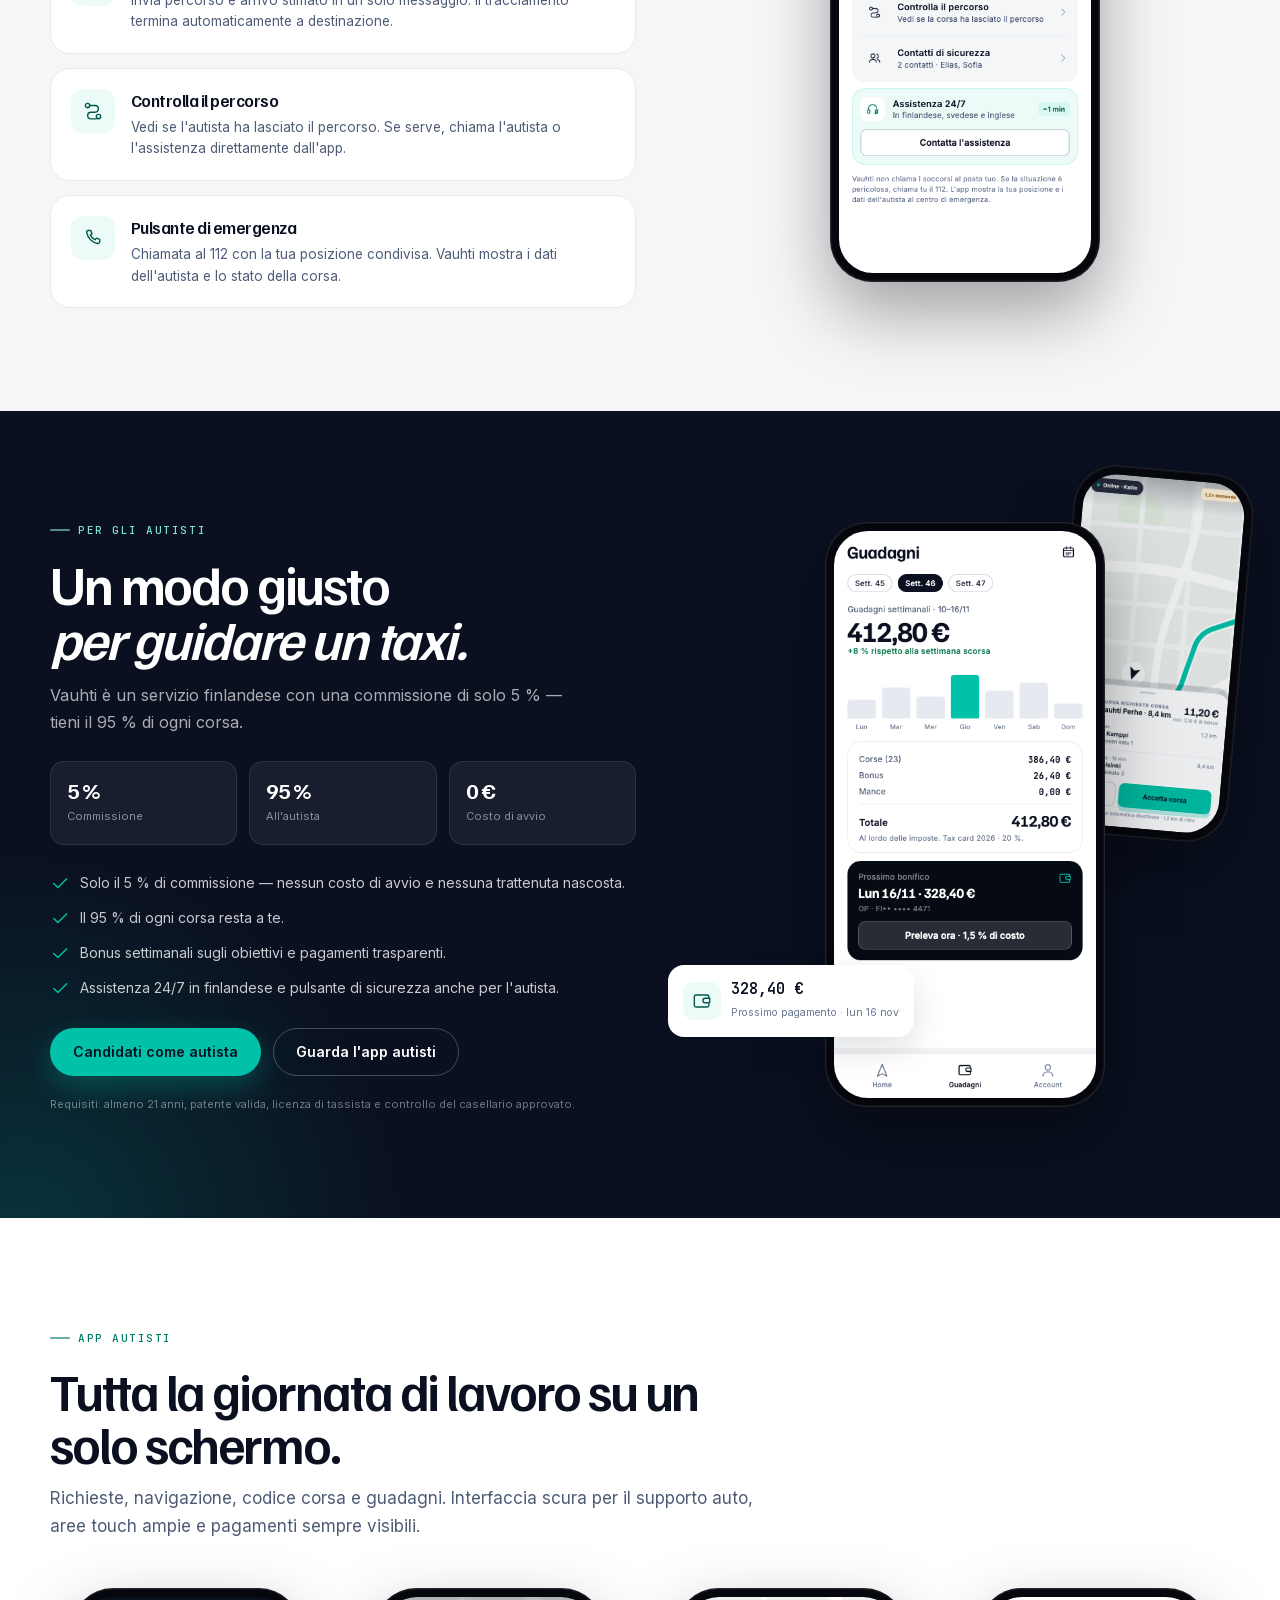
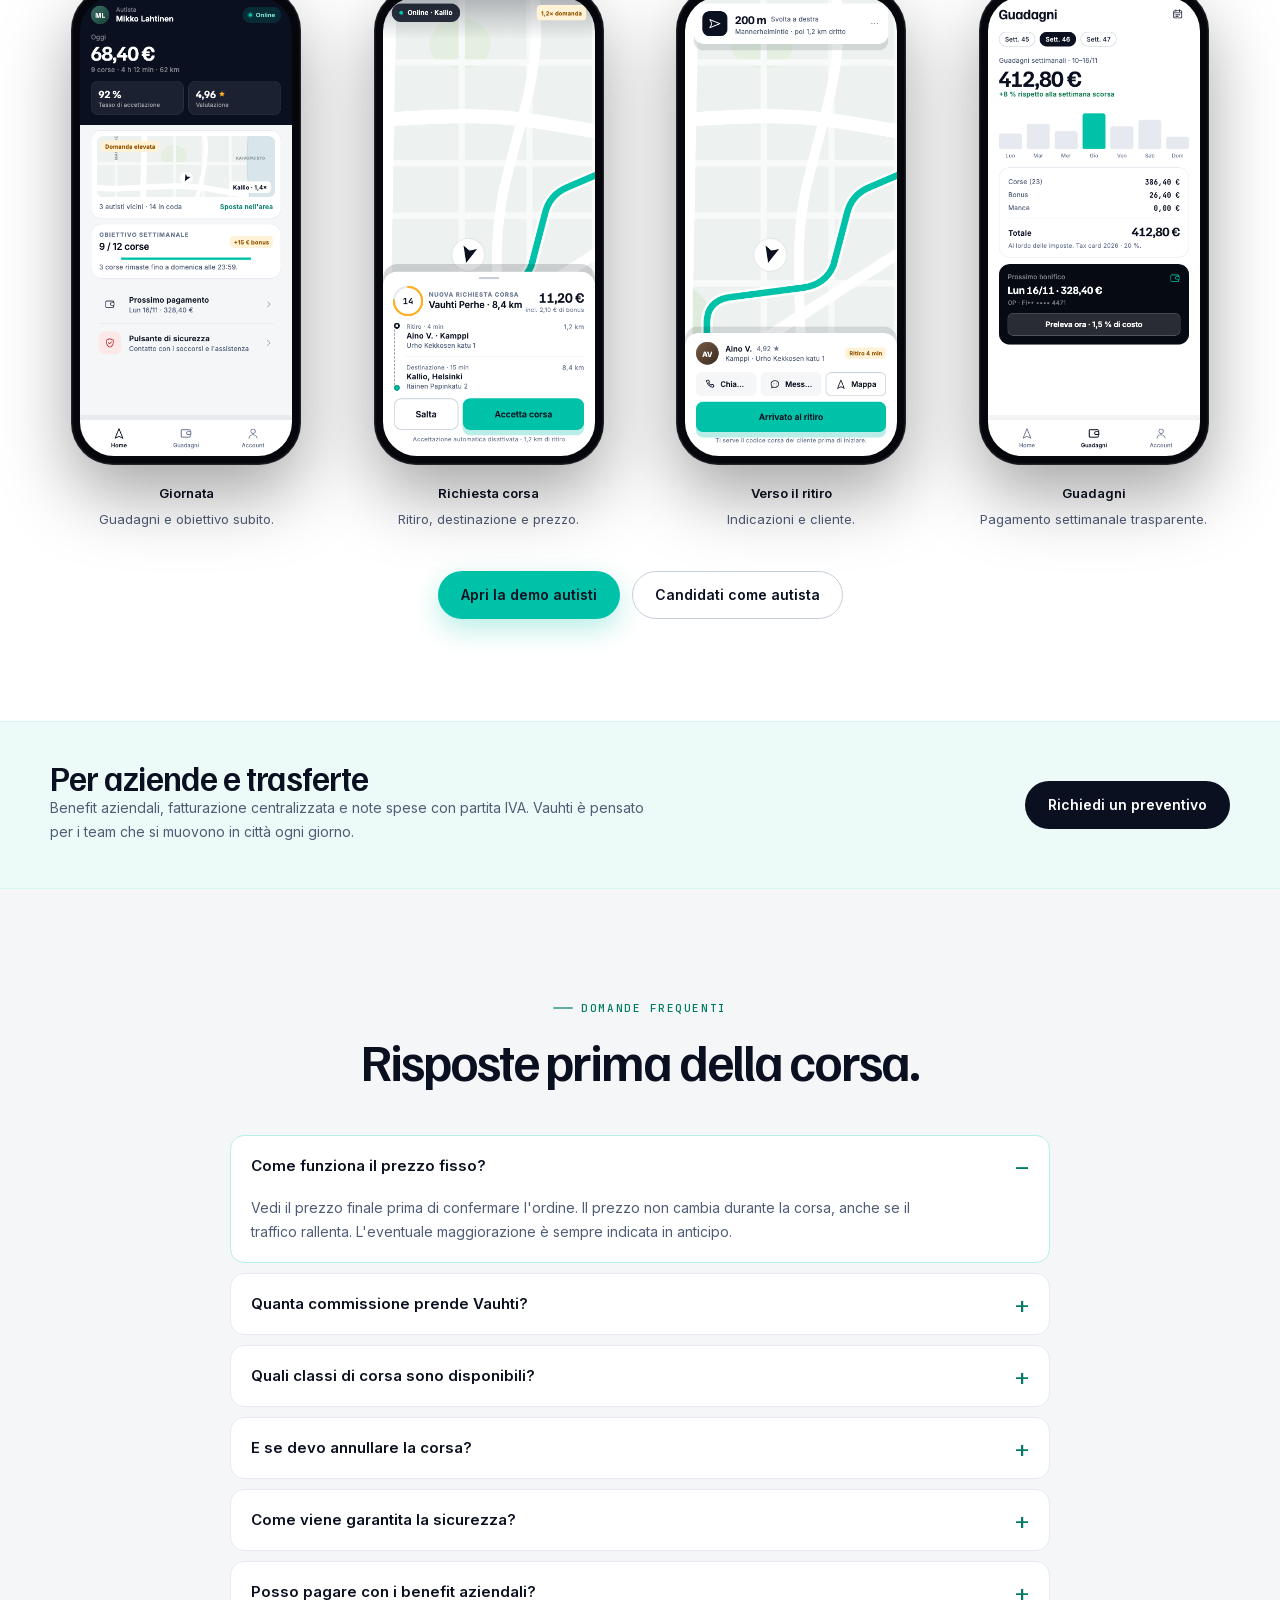
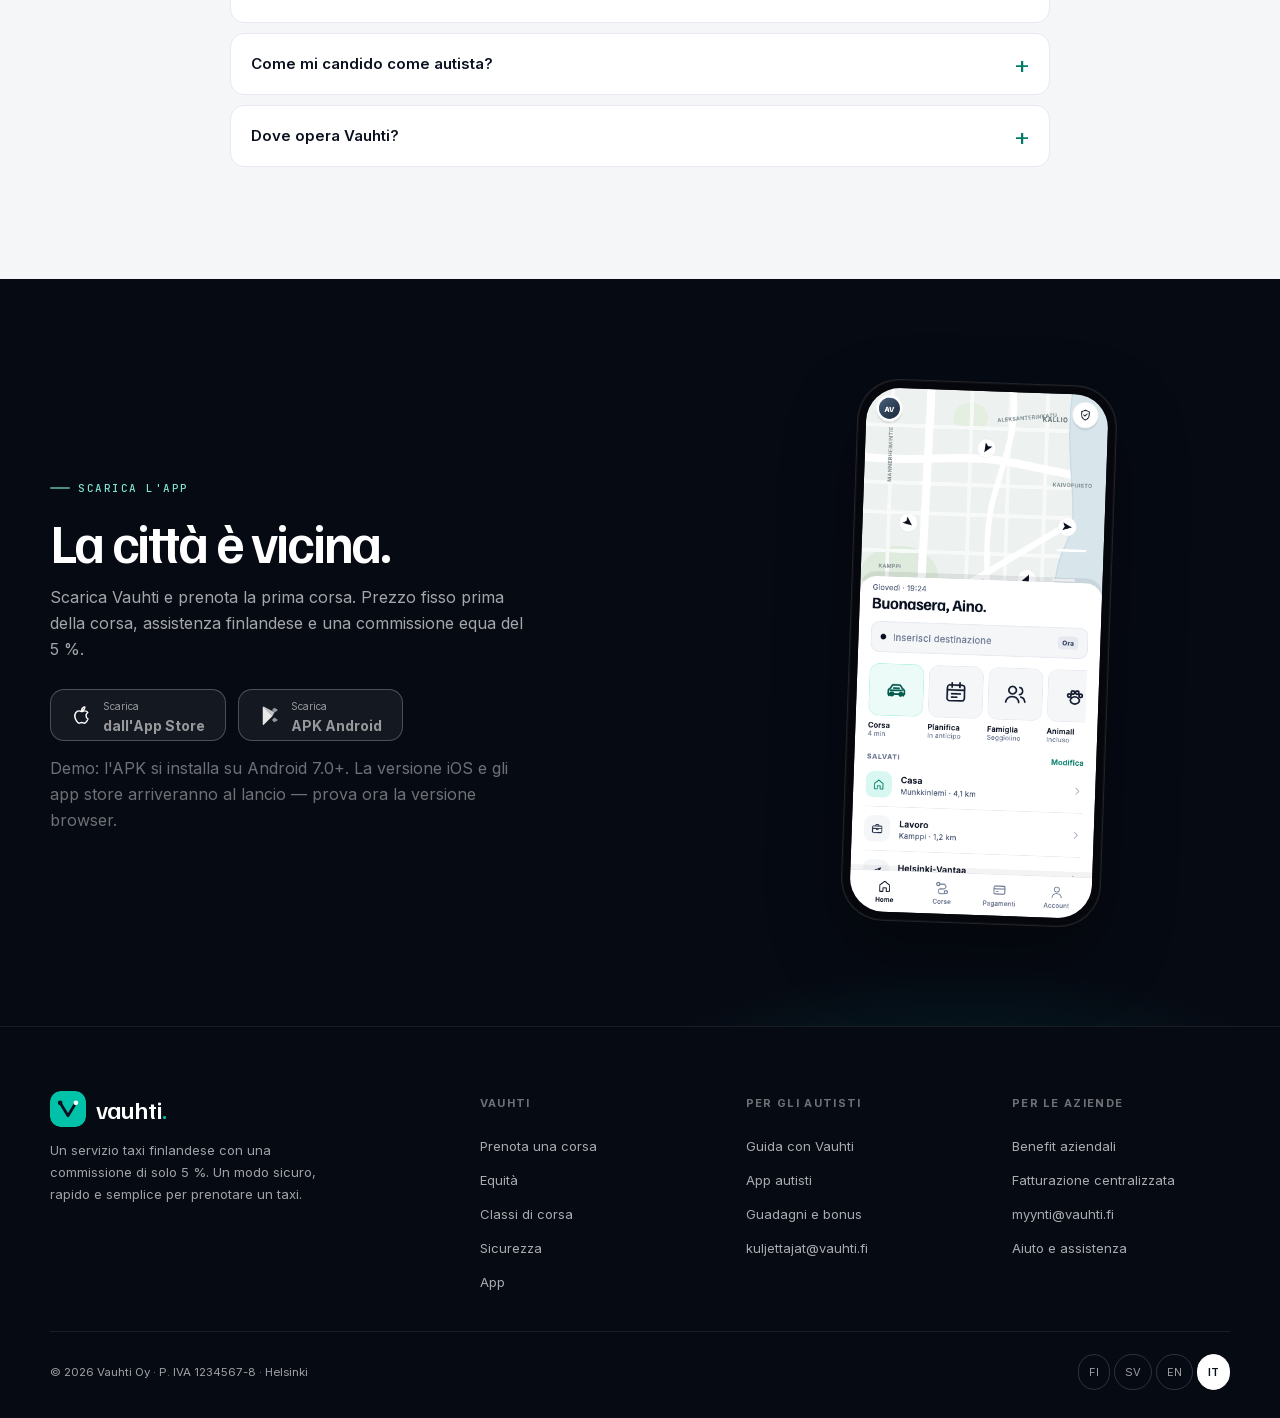
<file: v2/it/index.html>
<!DOCTYPE html>
<!-- Vauhti website, version 2 (translated). First draft: ../../website-v1/ -->
<html lang="it">
<head>
<meta charset="utf-8">
<meta name="viewport" content="width=device-width, initial-scale=1">
<title>Vauhti — Un modo giusto per prenotare un taxi.</title>
<meta name="description" content="Vauhti è un servizio taxi finlandese con una commissione di solo 5 %. Un modo sicuro, rapido e semplice per prenotare un taxi. Un modo giusto per guidarlo.">
<meta name="theme-color" content="#0A1020">
<meta property="og:type" content="website">
<meta property="og:title" content="Vauhti — Un modo giusto per prenotare un taxi.">
<meta property="og:description" content="Il settore dei taxi in Finlandia è stato su basi insostenibili. Vauhti è l'alternativa nazionale ed equa: commissione del 5 %, l'autista tiene il 95 % e il cliente vede un prezzo fisso prima della corsa.">
<meta property="og:image" content="../assets/shots/it/home.png">
<meta name="twitter:card" content="summary_large_image">
<meta property="og:locale" content="it_IT">
<meta property="og:locale:alternate" content="fi_FI">
<meta property="og:locale:alternate" content="en_GB">
<link rel="canonical" href="https://vauhti-app.pages.dev/v2/it/it/">
<link rel="alternate" hreflang="fi" href="https://vauhti-app.pages.dev/v2/it/">
<link rel="alternate" hreflang="en" href="https://vauhti-app.pages.dev/v2/it/en/">
<link rel="alternate" hreflang="it" href="https://vauhti-app.pages.dev/v2/it/it/">
<link rel="alternate" hreflang="x-default" href="https://vauhti-app.pages.dev/v2/it/">
<link rel="icon" href="../assets/favicon.png" type="image/png" sizes="192x192">
<link rel="apple-touch-icon" href="../assets/favicon.png">
<link rel="stylesheet" href="../assets/fonts.css?v=1">
<link rel="stylesheet" href="../assets/tokens.css?v=1">
<link rel="stylesheet" href="../assets/site.css?v=6">
</head>
<body id="top">
<a class="skip-link" href="#main">Vai al contenuto</a>

<!-- Icon sprite (paths from the Vauhti icon set) -->
<svg xmlns="http://www.w3.org/2000/svg" style="position:absolute;width:0;height:0;overflow:hidden" aria-hidden="true">
  <symbol id="i-car" viewBox="0 0 24 24" fill="none" stroke="currentColor" stroke-width="1.7" stroke-linecap="round" stroke-linejoin="round">
    <path d="M3.8 16.2v-3.4c0-.5.2-.9.6-1.2l1.7-1.4 1.3-2.3A2 2 0 0 1 9.2 7h5.6a2 2 0 0 1 1.7 1l1.4 2.3 1.7 1.4c.4.3.6.7.6 1.2v3.3"/>
    <path d="M3.8 16.2h16.4"/><path d="M4.5 16.2v1.6M19.5 16.2v1.6"/>
    <circle cx="7.4" cy="16.3" r="1.7"/><circle cx="16.6" cy="16.3" r="1.7"/>
    <path d="M9.2 10.4h5.6"/><path d="M6.2 12.6h11.6"/>
  </symbol>
  <symbol id="i-leaf" viewBox="0 0 24 24" fill="none" stroke="currentColor" stroke-width="1.7" stroke-linecap="round" stroke-linejoin="round">
    <path d="M20.4 3.6C11.6 3 4.4 9.7 6.2 17.8c8.1 1.8 14.8-5.4 14.2-14.2Z"/>
    <path d="M7.4 16.6C9 12.4 12 9.1 16.6 7"/>
  </symbol>
  <symbol id="i-van" viewBox="0 0 24 24" fill="none" stroke="currentColor" stroke-width="1.7" stroke-linecap="round" stroke-linejoin="round">
    <path d="M2.8 16.6V9.2c0-.7.5-1.2 1.2-1.2h9.6l4 3.3 3.1 1.1c.4.2.6.5.6.9v3.3"/>
    <path d="M2.8 16.6h18.5"/><circle cx="7" cy="16.8" r="1.8"/><circle cx="17" cy="16.8" r="1.8"/>
    <path d="M4 16.8v1.4M20 16.8v1.4"/><path d="M13.4 8v4.4h7.4"/>
  </symbol>
  <symbol id="i-shield" viewBox="0 0 24 24" fill="none" stroke="currentColor" stroke-width="1.7" stroke-linecap="round" stroke-linejoin="round">
    <path d="M12 2.8 4.8 5.7v5.7c0 4.6 3 8.6 7.2 10.1 4.2-1.5 7.2-5.5 7.2-10.1V5.7L12 2.8Z"/>
    <path d="m8.8 11.8 2.2 2.2 4.4-4.4"/>
  </symbol>
  <symbol id="i-wallet" viewBox="0 0 24 24" fill="none" stroke="currentColor" stroke-width="1.7" stroke-linecap="round" stroke-linejoin="round">
    <path d="M20.2 8.6V6.8a2 2 0 0 0-2-2H4.8a2 2 0 0 0-2 2v10.4a2 2 0 0 0 2 2h13.4a2 2 0 0 0 2-2v-1.8"/>
    <path d="M21.2 8.6h-5.4a2.7 2.7 0 0 0 0 5.4h5.4Z"/>
  </symbol>
  <symbol id="i-bolt" viewBox="0 0 24 24" fill="none" stroke="currentColor" stroke-width="1.7" stroke-linecap="round" stroke-linejoin="round">
    <path d="M13.4 2.8 4.8 13.6h6l-1.4 7.6 8.6-10.8h-6l1.4-7.6Z"/>
  </symbol>
  <symbol id="i-clock" viewBox="0 0 24 24" fill="none" stroke="currentColor" stroke-width="1.7" stroke-linecap="round" stroke-linejoin="round">
    <circle cx="12" cy="12" r="9"/><path d="M12 6.8V12l3.6 2.2"/>
  </symbol>
  <symbol id="i-phone" viewBox="0 0 24 24" fill="none" stroke="currentColor" stroke-width="1.7" stroke-linecap="round" stroke-linejoin="round">
    <path d="M6.4 3h2.9l1.5 4-2 1.5a12.4 12.4 0 0 0 5.7 5.7l1.5-2 4 1.5v2.9a2 2 0 0 1-2.2 2A16.6 16.6 0 0 1 4.4 5.2 2 2 0 0 1 6.4 3Z"/>
  </symbol>
  <symbol id="i-users" viewBox="0 0 24 24" fill="none" stroke="currentColor" stroke-width="1.7" stroke-linecap="round" stroke-linejoin="round">
    <circle cx="9" cy="8.2" r="3.8"/><path d="M2.4 20.4c.5-3.6 3.3-5.8 6.6-5.8s6.1 2.2 6.6 5.8"/>
    <path d="M16.2 5.1a3.8 3.8 0 0 1 0 7.4M17.6 14.9c2.4.5 3.9 2.4 4.2 5.1"/>
  </symbol>
  <symbol id="i-paw" viewBox="0 0 24 24" fill="none" stroke="currentColor" stroke-width="1.7" stroke-linecap="round" stroke-linejoin="round">
    <ellipse cx="12" cy="16.4" rx="4.6" ry="3.6"/>
    <circle cx="6.2" cy="11.6" r="1.7"/><circle cx="9.8" cy="8.4" r="1.7"/>
    <circle cx="14.2" cy="8.4" r="1.7"/><circle cx="17.8" cy="11.6" r="1.7"/>
  </symbol>
  <symbol id="i-card" viewBox="0 0 24 24" fill="none" stroke="currentColor" stroke-width="1.7" stroke-linecap="round" stroke-linejoin="round">
    <rect x="2.8" y="5.4" width="18.4" height="13.2" rx="2.4"/><path d="M2.8 10h18.4"/><path d="M6.6 14.6h3.2"/>
  </symbol>
  <symbol id="i-work" viewBox="0 0 24 24" fill="none" stroke="currentColor" stroke-width="1.7" stroke-linecap="round" stroke-linejoin="round">
    <rect x="3" y="7.5" width="18" height="12.5" rx="2"/>
    <path d="M9 7.5V5.8c0-.7.6-1.3 1.3-1.3h3.4c.7 0 1.3.6 1.3 1.3v1.7"/>
    <path d="M3 12.4h18"/><path d="M10.4 12.4v2.2h3.2v-2.2"/>
  </symbol>
  <symbol id="i-route" viewBox="0 0 24 24" fill="none" stroke="currentColor" stroke-width="1.7" stroke-linecap="round" stroke-linejoin="round">
    <circle cx="5.4" cy="5.4" r="2.6"/><circle cx="18.6" cy="18.6" r="2.6"/>
    <path d="M8 5.4h6.4a4 4 0 0 1 0 8H9.6a4 4 0 0 0 0 8H16"/>
  </symbol>
  <symbol id="i-check" viewBox="0 0 24 24" fill="none" stroke="currentColor" stroke-width="1.7" stroke-linecap="round" stroke-linejoin="round">
    <path d="m4.5 12.5 5 5L20 6.8"/>
  </symbol>
  <symbol id="i-calendar" viewBox="0 0 24 24" fill="none" stroke="currentColor" stroke-width="1.7" stroke-linecap="round" stroke-linejoin="round">
    <rect x="3.2" y="5" width="17.6" height="16" rx="2.6"/>
    <path d="M3.2 10h17.6M8 2.8v4.4M16 2.8v4.4"/><path d="M7.6 14h2M11 14h2M14.4 14h2M7.6 17.4h2M11 17.4h2"/>
  </symbol>
</svg>

<header class="site-header" data-open="false">
  <div class="wrap nav">
    <a class="brand" href="#top" aria-label="Vauhti home">
      <svg class="brand-mark" viewBox="0 0 64 64" aria-hidden="true">
        <rect width="64" height="64" rx="19" fill="#00C2A8"/>
        <path d="M18 21 32 44 46 21" fill="none" stroke="#0A1020" stroke-width="5" stroke-linecap="round" stroke-linejoin="round"/>
        <circle cx="18" cy="21" r="4.2" fill="#0A1020"/><circle cx="46" cy="21" r="4.2" fill="#fff"/>
      </svg>
      <span>vauhti<span class="dot">.</span></span>
    </a>

    <nav class="nav-links" aria-label="Menu principale">
      <a href="#kyyti">Corsa</a>
      <a href="#reiluus">Equità</a>
      <a href="#hinnat">Classi di corsa</a>
      <a href="#turvallisuus">Sicurezza</a>
      <a href="#kuljettajalle">Per gli autisti</a>
      <a href="#yrityksille">Per le aziende</a>
      <a href="#ukk">Aiuto</a>
    </nav>

    <div class="nav-right">
      <div class="lang-switch" role="group" aria-label="Lingua">
          <a href="../" lang="fi" hreflang="fi">FI</a>
          <a href="../sv/" lang="sv" hreflang="sv">SV</a>
          <a href="../en/" lang="en" hreflang="en">EN</a>
          <a href="./" aria-current="true">IT</a>
        </div>
      <a class="nav-login" href="#lataa">Accedi</a>
      <a class="btn btn-primary btn-sm" href="#lataa">Scarica l'app</a>
    </div>

    <button class="nav-toggle" type="button" aria-expanded="false" aria-controls="top" aria-label="Apri il menu">
      <svg class="ico" viewBox="0 0 24 24" aria-hidden="true"><path d="M4 7h16M4 12h16M4 17h16" fill="none" stroke="currentColor" stroke-width="1.8" stroke-linecap="round"/></svg>
    </button>
  </div>
</header>

<main id="main">
  <!-- ================= HERO ================= -->
  <section class="hero" id="kyyti">
    <div class="wrap hero-grid">
      <div class="hero-copy">
        <span class="eyebrow on-dark" data-cms="kyyti_servizio_taxi_finlandese_5_di_commissione">Servizio taxi finlandese · 5 % di commissione</span>
        <h1 data-cms="kyyti_un_modo_giusto_per_prenotare_un_taxi">Un modo giusto<br><em>per prenotare un taxi.</em></h1>
        <p class="hero-sub" data-cms="kyyti_il_settore_dei_taxi_in_finlandia_e_stato_su_ba">Il settore dei taxi in Finlandia è stato su basi insostenibili. Vauhti è l'alternativa nazionale ed equa: un modo sicuro, rapido e semplice per prenotare un taxi — e un modo giusto per guidarlo. L'autista paga solo il 5&nbsp;% di commissione.</p>
        <div class="hero-actions">
          <a class="btn btn-primary" href="#kyyti">Prenota una corsa</a>
          <a class="btn btn-ghost" href="#kuljettajalle">Guida con Vauhti</a>
        </div>
        <div class="hero-stats">
          <div><b>5 %</b><span>Commissione</span></div>
          <div><b>3 min</b><span>Attesa media</span></div>
          <div><b>4,92 ★</b><span>Valutazione autisti</span></div>
        </div>
      </div>

      <div class="book-card" aria-label="Prenota una corsa">
        <div class="book-head">
          <h2 data-cms="kyyti_dove_andiamo">Dove andiamo?</h2>
          <span class="book-badge"><svg class="ico" style="width:14px;height:14px" aria-hidden="true"><use href="#i-bolt"/></svg> Prezzo fisso</span>
        </div>

        <div class="field">
          <span class="dot" aria-hidden="true"></span>
          <input value="Posizione attuale" aria-label="Partenza">
        </div>
        <div class="field">
          <svg class="ico" aria-hidden="true"><use href="#i-route"/></svg>
          <input value="Kallio, Helsinki" aria-label="Destinazione">
        </div>

        <div class="ride-list" role="group" aria-label="Classe di corsa">
          <button class="ride-option" type="button" data-price="12,40 €" aria-pressed="true">
            <span class="veh"><svg class="ico" aria-hidden="true"><use href="#i-car"/></svg></span>
            <span class="grow"><span class="name">Vauhti</span><span class="ride-fastest">Più veloce</span><span class="meta">4 min · 1–4 persone</span></span>
            <span class="price"><b>12,40 €</b><span>3,2 km</span></span>
          </button>
          <button class="ride-option" type="button" data-price="15,80 €" aria-pressed="false">
            <span class="veh"><svg class="ico" aria-hidden="true"><use href="#i-users"/></svg></span>
            <span class="grow"><span class="name">Vauhti Perhe</span><span class="meta">6 min · seggiolino</span></span>
            <span class="price"><b>15,80 €</b><span>3,2 km</span></span>
          </button>
          <button class="ride-option" type="button" data-price="14,60 €" aria-pressed="false">
            <span class="veh"><svg class="ico" aria-hidden="true"><use href="#i-paw"/></svg></span>
            <span class="grow"><span class="name">Vauhti Lemmikki</span><span class="meta">5 min · animali ammessi</span></span>
            <span class="price"><b>14,60 €</b><span>3,2 km</span></span>
          </button>
        </div>

        <div class="book-pay">
          <span class="pay-left"><svg class="ico" style="width:18px;height:18px" aria-hidden="true"><use href="#i-card"/></svg> Visa •• 4242</span>
          <a class="link" href="#ukk">Cambia</a>
        </div>

        <a class="btn btn-primary btn-block" href="../../demo/?screen=/options">Prenota una corsa · <span id="book-total">12,40 €</span></a>
        <p class="tiny muted" style="margin-top:10px;text-align:center" data-cms="kyyti_il_prezzo_include_l_iva_al_25_5_nessun_costo_n">Il prezzo include l'IVA al 25,5 %. Nessun costo nascosto.</p>
      </div>
    </div>
  </section>

  <!-- ================= TRUST ================= -->
  <div class="trust-strip" aria-label="Vauhti in numeri">
    <div class="wrap trust-grid">
      <div class="trust-item"><b>95 %</b><span>Resta all'autista</span></div>
      <div class="trust-item"><b>0 €</b><span>Costo di avvio</span></div>
      <div class="trust-item"><b>3</b><span>Classi di corsa chiare</span></div>
      <div class="trust-item"><b>24/7</b><span>Assistenza in finlandese</span></div>
    </div>
  </div>

  <!-- ================= FAIR ALTERNATIVE ================= -->
  <section class="section fair" id="reiluus">
    <div class="wrap fair-grid">
      <div class="fair-copy">
        <span class="eyebrow on-dark" data-cms="reiluus_l_alternativa_equa">L'alternativa equa</span>
        <h2 data-cms="reiluus_il_settore_dei_taxi_e_stato_su_basi_insostenib">Il settore dei taxi è stato<br><em>su basi insostenibili.</em></h2>
        <p class="lead" data-cms="reiluus_vauhti_porta_sul_mercato_un_alternativa_equa_u">Vauhti porta sul mercato un'alternativa equa: un servizio nazionale con una commissione di solo 5 %. L'autista tiene il 95 % di ogni corsa.</p>
        <p class="fair-claim" data-cms="reiluus_un_modo_sicuro_rapido_e_semplice_per_prenotare">Un modo sicuro, rapido e semplice per prenotare un taxi.<br><span>Un modo giusto per guidarlo.</span></p>
        <div class="hero-actions">
          <a class="btn btn-primary" href="../../demo/?screen=/home">Prenota una corsa</a>
          <a class="btn btn-ghost" href="#kuljettajalle">Diventa autista</a>
        </div>
      </div>

      <div class="fair-panel" aria-label="Dove va il prezzo della corsa">
        <div class="fair-panel-head">
          <span class="tiny">Esempio: una corsa da 20 €</span>
          <b>Dove finiscono i soldi?</b>
        </div>
        <div class="fair-split" aria-hidden="true"><span></span></div>
        <div class="fair-rows">
          <div class="fair-row"><span>All'autista</span><b>19,00 €</b></div>
          <div class="fair-row"><span>Vauhti · 5 %</span><b>1,00 €</b></div>
          <div class="fair-row muted"><span>Costo di avvio</span><b>0,00 €</b></div>
        </div>
        <p class="fair-note" data-cms="reiluus_nessun_costo_nascosto_nessuna_trattenuta_a_sor">Nessun costo nascosto. Nessuna trattenuta a sorpresa. L'autista tiene il 95 % di ogni corsa.</p>
      </div>
    </div>
  </section>
  <section class="section" id="nain-se-toimii">
    <div class="wrap">
      <div class="section-head">
        <span class="eyebrow" data-cms="nain_se_toimii_come_funziona">Come funziona</span>
        <h2 data-cms="nain_se_toimii_tre_passaggi_nessuna_sorpresa">Tre passaggi. Nessuna sorpresa.</h2>
        <p data-cms="nain_se_toimii_vauhti_mostra_prezzo_tempo_di_arrivo_e_percors">Vauhti mostra prezzo, tempo di arrivo e percorso prima che tu confermi. L'importo finale è quello che hai visto.</p>
      </div>
      <div class="steps">
        <article class="step">
          <span class="num">01</span>
          <h3 data-cms="nain_se_toimii_inserisci_la_destinazione">Inserisci la destinazione</h3>
          <p data-cms="nain_se_toimii_vedi_il_prezzo_fisso_e_il_tempo_di_arrivo_prim">Vedi il prezzo fisso e il tempo di arrivo prima di ordinare. Scegli la classe e il metodo di pagamento.</p>
        </article>
        <article class="step">
          <span class="num">02</span>
          <h3 data-cms="nain_se_toimii_accetta_la_corsa">Accetta la corsa</h3>
          <p data-cms="nain_se_toimii_l_autista_piu_vicino_riceve_la_richiesta_vedi">L'autista più vicino riceve la richiesta. Vedi l'auto, la valutazione dell'autista e il percorso sulla mappa.</p>
        </article>
        <article class="step">
          <span class="num">03</span>
          <h3 data-cms="nain_se_toimii_arriva_senza_sorprese">Arriva senza sorprese</h3>
          <p data-cms="nain_se_toimii_paga_come_preferisci_ricevuta_via_email_e_part">Paga come preferisci. Ricevuta via email e partita IVA aziendale per le note spese.</p>
        </article>
      </div>
    </div>
  </section>

  <!-- ================= RIDE CLASSES ================= -->
  <section class="section" id="hinnat" style="padding-top:0">
    <div class="wrap">
      <div class="section-head">
        <span class="eyebrow" data-cms="hinnat_classi_di_corsa">Classi di corsa</span>
        <h2 data-cms="hinnat_scegli_la_corsa_giusta_per_il_viaggio">Scegli la corsa giusta per il viaggio.</h2>
        <p data-cms="hinnat_tre_opzioni_chiare_tutti_i_prezzi_sono_fissi_e">Tre opzioni chiare. Tutti i prezzi sono fissi e includono l'IVA al 25,5 %. Prezzo di esempio Kamppi–Kallio, 3,2 km.</p>
      </div>
      <div class="classes">
        <article class="class-card highlight">
          <span class="tag">Più scelta</span>
          <span class="veh"><svg class="ico" style="width:26px;height:26px" aria-hidden="true"><use href="#i-car"/></svg></span>
          <h3 data-cms="hinnat_vauhti">Vauhti</h3>
          <p data-cms="hinnat_corsa_quotidiana_rapida_ed_economica_1_4_perso">Corsa quotidiana rapida ed economica. 1–4 persone.</p>
          <div class="price"><b>12,40 €</b><span>4 min · 3,2 km</span></div>
        </article>
        <article class="class-card">
          <span class="veh"><svg class="ico" style="width:26px;height:26px" aria-hidden="true"><use href="#i-users"/></svg></span>
          <h3 data-cms="hinnat_vauhti_perhe">Vauhti Perhe</h3>
          <p data-cms="hinnat_una_corsa_spaziosa_per_tutta_la_famiglia_seggi">Una corsa spaziosa per tutta la famiglia. Seggiolino per bambini su richiesta.</p>
          <div class="price"><b>15,80 €</b><span>6 min · 3,2 km</span></div>
        </article>
        <article class="class-card">
          <span class="veh"><svg class="ico" style="width:26px;height:26px" aria-hidden="true"><use href="#i-paw"/></svg></span>
          <h3 data-cms="hinnat_vauhti_lemmikki">Vauhti Lemmikki</h3>
          <p data-cms="hinnat_il_tuo_animale_viaggia_con_te_copertura_e_guin">Il tuo animale viaggia con te. Copertura e guinzaglio pronti.</p>
          <div class="price"><b>14,60 €</b><span>5 min · 3,2 km</span></div>
        </article>
      </div>
    </div>
  </section>

  <!-- ================= APP SHOWCASE ================= -->
  <section class="section showcase" id="sovellus">
    <div class="wrap">
      <div class="section-head center">
        <span class="eyebrow" data-cms="sovellus_app_per_i_clienti">App per i clienti</span>
        <h2 data-cms="sovellus_tutto_il_viaggio_in_un_unica_app">Tutto il viaggio in un'unica app.</h2>
        <p data-cms="sovellus_20_schermate_progettate_prenotazione_scelta_de">20 schermate progettate: prenotazione, scelta della corsa, tracciamento dell'autista, centro sicurezza e ricevuta. Scritte prima in finlandese, non tradotte.</p>
      </div>

      <div class="shot-grid">
        <figure class="shot-item">
          <div class="phone"><img src="../assets/shots/it/welcome.png" alt="Schermata di benvenuto dell'app Vauhti con selezione della lingua"></div>
          <figcaption><b>Benvenuto</b>Lingua e primo passo.</figcaption>
        </figure>
        <figure class="shot-item">
          <div class="phone"><img src="../assets/shots/it/home.png" alt="Home dell'app Vauhti: destinazione, servizi e indirizzi salvati"></div>
          <figcaption><b>Home</b>Dove sei, dove vai.</figcaption>
        </figure>
        <figure class="shot-item">
          <div class="phone"><img src="../assets/shots/it/options.png" alt="Scelta corsa: Vauhti, Vauhti Perhe e Vauhti Lemmikki con prezzi fissi"></div>
          <figcaption><b>Scelta corsa</b>Prezzo prima di ordinare.</figcaption>
        </figure>
        <figure class="shot-item">
          <div class="phone"><img src="../assets/shots/it/found.png" alt="Autista in arrivo: auto, targa e PIN"></div>
          <figcaption><b>Autista in arrivo</b>Auto, autista e PIN.</figcaption>
        </figure>
        <figure class="shot-item">
          <div class="phone"><img src="../assets/shots/it/ride.png" alt="Vista in viaggio: percorso sulla mappa, tempo e strumenti di sicurezza"></div>
          <figcaption><b>In viaggio</b>Percorso e tempo sempre visibili.</figcaption>
        </figure>
        <figure class="shot-item">
          <div class="phone"><img src="../assets/shots/it/receipt.png" alt="Ricevuta e valutazione: dettaglio del prezzo, mancia e valutazione dell'autista"></div>
          <figcaption><b>Ricevuta e valutazione</b>Dettaglio del prezzo trasparente.</figcaption>
        </figure>
        <figure class="shot-item">
          <div class="phone"><img src="../assets/shots/it/scheduled.png" alt="Pianifica una corsa: giorno, orario e corsa ricorrente"></div>
          <figcaption><b>Pianifica una corsa</b>In anticipo o ricorrente.</figcaption>
        </figure>
        <figure class="shot-item">
          <div class="phone"><img src="../assets/shots/it/trips.png" alt="Cronologia corse: spese del mese e corse precedenti"></div>
          <figcaption><b>Corse</b>Tutte le ricevute insieme.</figcaption>
        </figure>
      </div>

      <div class="showcase-cta">
        <a class="btn btn-primary" href="../../demo/?screen=/home">Apri la demo interattiva</a>
        <a class="btn btn-ghost" href="../../demo/?screen=/index">Tutte le 20 schermate</a>
      </div>
    </div>
  </section>

  <!-- ================= SAFETY ================= -->
  <section class="section" id="turvallisuus">
    <div class="wrap safety-grid">
      <div>
        <div class="section-head" style="margin-bottom:28px">
          <span class="eyebrow" data-cms="turvallisuus_sicurezza">Sicurezza</span>
          <h2 data-cms="turvallisuus_la_sicurezza_non_e_nascosta">La sicurezza non è nascosta.</h2>
          <p data-cms="turvallisuus_ogni_corsa_ha_gli_stessi_strumenti_condivision">Ogni corsa ha gli stessi strumenti: condivisione del viaggio, controllo del percorso e pulsante di emergenza. Sempre a portata di tocco.</p>
        </div>
        <div class="safety-list">
          <article class="safety-item">
            <span class="lead"><svg class="ico" aria-hidden="true"><use href="#i-users"/></svg></span>
            <div><h3 data-cms="turvallisuus_condividi_la_corsa">Condividi la corsa</h3><p data-cms="turvallisuus_invia_percorso_e_arrivo_stimato_in_un_solo_mes">Invia percorso e arrivo stimato in un solo messaggio. Il tracciamento termina automaticamente a destinazione.</p></div>
          </article>
          <article class="safety-item">
            <span class="lead"><svg class="ico" aria-hidden="true"><use href="#i-route"/></svg></span>
            <div><h3 data-cms="turvallisuus_controlla_il_percorso">Controlla il percorso</h3><p data-cms="turvallisuus_vedi_se_l_autista_ha_lasciato_il_percorso_se_s">Vedi se l'autista ha lasciato il percorso. Se serve, chiama l'autista o l'assistenza direttamente dall'app.</p></div>
          </article>
          <article class="safety-item">
            <span class="lead"><svg class="ico" aria-hidden="true"><use href="#i-phone"/></svg></span>
            <div><h3 data-cms="turvallisuus_pulsante_di_emergenza">Pulsante di emergenza</h3><p data-cms="turvallisuus_chiamata_al_112_con_la_tua_posizione_condivisa">Chiamata al 112 con la tua posizione condivisa. Vauhti mostra i dati dell'autista e lo stato della corsa.</p></div>
          </article>
        </div>
      </div>
      <div class="safety-media">
        <div class="phone"><img src="../assets/shots/it/safety.png" alt="Centro sicurezza: emergenza, condivisione corsa, codice corsa e contatti di sicurezza"></div>
      </div>
    </div>
  </section>

  <!-- ================= DRIVER ================= -->
  <section class="section driver" id="kuljettajalle">
    <div class="wrap driver-grid">
      <div>
        <span class="eyebrow on-dark" data-cms="kuljettajalle_per_gli_autisti">Per gli autisti</span>
        <h2 data-cms="kuljettajalle_un_modo_giusto_per_guidare_un_taxi">Un modo giusto<br><em>per guidare un taxi.</em></h2>
        <p class="lead" data-cms="kuljettajalle_vauhti_e_un_servizio_finlandese_con_una_commis">Vauhti è un servizio finlandese con una commissione di solo 5 % — tieni il 95 % di ogni corsa.</p>

        <div class="driver-stats">
          <div class="driver-stat"><b>5 %</b><span>Commissione</span></div>
          <div class="driver-stat"><b>95 %</b><span>All'autista</span></div>
          <div class="driver-stat"><b>0 €</b><span>Costo di avvio</span></div>
        </div>

        <ul class="benefits">
          <li><svg class="ico" aria-hidden="true"><use href="#i-check"/></svg> Solo il 5 % di commissione — nessun costo di avvio e nessuna trattenuta nascosta.</li>
          <li><svg class="ico" aria-hidden="true"><use href="#i-check"/></svg> Il 95 % di ogni corsa resta a te.</li>
          <li><svg class="ico" aria-hidden="true"><use href="#i-check"/></svg> Bonus settimanali sugli obiettivi e pagamenti trasparenti.</li>
          <li><svg class="ico" aria-hidden="true"><use href="#i-check"/></svg> Assistenza 24/7 in finlandese e pulsante di sicurezza anche per l'autista.</li>
        </ul>

        <div class="hero-actions">
          <a class="btn btn-primary" href="mailto:kuljettajat@vauhti.fi?subject=Candidatura%20autista%20Vauhti">Candidati come autista</a>
          <a class="btn btn-ghost" href="../../demo/?screen=/driver-home">Guarda l'app autisti</a>
        </div>
        <p class="driver-note" data-cms="kuljettajalle_requisiti_almeno_21_anni_patente_valida_licenz">Requisiti: almeno 21 anni, patente valida, licenza di tassista e controllo del casellario approvato.</p>
      </div>

      <div class="driver-media">
        <div class="phone driver-phone-back"><img src="../assets/shots/it/driver-offer.png" alt="Richiesta di corsa in arrivo per l'autista" ></div>
        <div class="phone"><img src="../assets/shots/it/driver-earnings.png" alt="App autisti: guadagni settimanali, bonus e prossimo pagamento"></div>
        <div class="driver-float">
          <span class="lead" style="width:38px;height:38px;border-radius:10px;display:grid;place-items:center;background:var(--brand-50);color:var(--brand-800)"><svg class="ico" aria-hidden="true"><use href="#i-wallet"/></svg></span>
          <div><b>328,40 €</b><span>Prossimo pagamento · lun 16 nov</span></div>
        </div>
      </div>
    </div>
  </section>

  <!-- ================= DRIVER APP SHOWCASE ================= -->
  <section class="section driver-app" id="kuljettajasovellus">
    <div class="wrap">
      <div class="section-head">
        <span class="eyebrow" data-cms="kuljettajasovellus_app_autisti">App autisti</span>
        <h2 data-cms="kuljettajasovellus_tutta_la_giornata_di_lavoro_su_un_solo_schermo">Tutta la giornata di lavoro su un solo schermo.</h2>
        <p data-cms="kuljettajasovellus_richieste_navigazione_codice_corsa_e_guadagni">Richieste, navigazione, codice corsa e guadagni. Interfaccia scura per il supporto auto, aree touch ampie e pagamenti sempre visibili.</p>
      </div>

      <div class="shot-grid driver-shots">
        <figure class="shot-item">
          <div class="phone"><img src="../assets/shots/it/driver-home.png" alt="Home autisti: guadagni del giorno, tasso di accettazione e obiettivo settimanale"></div>
          <figcaption><b>Giornata</b>Guadagni e obiettivo subito.</figcaption>
        </figure>
        <figure class="shot-item">
          <div class="phone"><img src="../assets/shots/it/driver-offer.png" alt="Richiesta in arrivo: ritiro, destinazione, prezzo e accettazione"></div>
          <figcaption><b>Richiesta corsa</b>Ritiro, destinazione e prezzo.</figcaption>
        </figure>
        <figure class="shot-item">
          <div class="phone"><img src="../assets/shots/it/driver-nav.png" alt="Navigazione verso il ritiro: svolta, distanza e dati del cliente"></div>
          <figcaption><b>Verso il ritiro</b>Indicazioni e cliente.</figcaption>
        </figure>
        <figure class="shot-item">
          <div class="phone"><img src="../assets/shots/it/driver-earnings.png" alt="Guadagni: pagamento settimanale, bonus, mance e prossimo accredito"></div>
          <figcaption><b>Guadagni</b>Pagamento settimanale trasparente.</figcaption>
        </figure>
      </div>

      <div class="showcase-cta">
        <a class="btn btn-primary" href="../../demo/?screen=/driver-home">Apri la demo autisti</a>
        <a class="btn btn-outline" href="mailto:kuljettajat@vauhti.fi?subject=Candidatura%20autista%20Vauhti">Candidati come autista</a>
      </div>
    </div>
  </section>

  <!-- ================= BUSINESS ================= -->
  <section class="business" id="yrityksille">
    <div class="wrap">
      <div>
        <h2 data-cms="yrityksille_per_aziende_e_trasferte">Per aziende e trasferte</h2>
        <p data-cms="yrityksille_benefit_aziendali_fatturazione_centralizzata_e">Benefit aziendali, fatturazione centralizzata e note spese con partita IVA. Vauhti è pensato per i team che si muovono in città ogni giorno.</p>
      </div>
      <a class="btn btn-dark" href="mailto:myynti@vauhti.fi?subject=Vauhti%20yrityksille">Richiedi un preventivo</a>
    </div>
  </section>

  <!-- ================= FAQ ================= -->
  <section class="section" id="ukk">
    <div class="wrap">
      <div class="section-head center">
        <span class="eyebrow" data-cms="ukk_domande_frequenti">Domande frequenti</span>
        <h2 data-cms="ukk_risposte_prima_della_corsa">Risposte prima della corsa.</h2>
      </div>
      <div class="faq">
        <details open>
          <summary data-cms="ukk_come_funziona_il_prezzo_fisso">Come funziona il prezzo fisso?</summary>
          <p data-cms="ukk_vedi_il_prezzo_finale_prima_di_confermare_l_or">Vedi il prezzo finale prima di confermare l'ordine. Il prezzo non cambia durante la corsa, anche se il traffico rallenta. L'eventuale maggiorazione è sempre indicata in anticipo.</p>
        </details>
        <details>
          <summary data-cms="ukk_quanta_commissione_prende_vauhti">Quanta commissione prende Vauhti?</summary>
          <p data-cms="ukk_solo_il_5_l_autista_tiene_il_95_di_ogni_corsa">Solo il 5 %. L'autista tiene il 95 % di ogni corsa. Il costo di avvio è 0 € e non ci sono trattenute nascoste.</p>
        </details>
        <details>
          <summary data-cms="ukk_quali_classi_di_corsa_sono_disponibili">Quali classi di corsa sono disponibili?</summary>
          <p data-cms="ukk_vauhti_vauhti_perhe_e_vauhti_lemmikki_vauhti_e">Vauhti, Vauhti Perhe e Vauhti Lemmikki. Vauhti è la corsa quotidiana veloce, Perhe è una corsa spaziosa con seggiolino e Lemmikki porta con sé il tuo animale.</p>
        </details>
        <details>
          <summary data-cms="ukk_e_se_devo_annullare_la_corsa">E se devo annullare la corsa?</summary>
          <p data-cms="ukk_puoi_annullare_senza_costi_finche_l_autista_no">Puoi annullare senza costi finché l'autista non è partito. Dopo, si applica un costo di annullamento sempre mostrato prima della conferma.</p>
        </details>
        <details>
          <summary data-cms="ukk_come_viene_garantita_la_sicurezza">Come viene garantita la sicurezza?</summary>
          <p data-cms="ukk_ogni_autista_ha_un_controllo_del_casellario_un">Ogni autista ha un controllo del casellario, una licenza di tassista e valutazioni continue. Nell'app puoi condividere la corsa, controllare il percorso e chiamare i soccorsi con un tocco.</p>
        </details>
        <details>
          <summary data-cms="ukk_posso_pagare_con_i_benefit_aziendali">Posso pagare con i benefit aziendali?</summary>
          <p data-cms="ukk_si_vauhti_supporta_le_principali_carte_benefit">Sì. Vauhti supporta le principali carte benefit aziendali e la fatturazione centralizzata. Le ricevute includono la partita IVA e il dettaglio delle spese.</p>
        </details>
        <details>
          <summary data-cms="ukk_come_mi_candido_come_autista">Come mi candido come autista?</summary>
          <p data-cms="ukk_invia_una_candidatura_a_kuljettajat_vauhti_fi">Invia una candidatura a kuljettajat@vauhti.fi. Devi avere almeno 21 anni, una patente valida, una licenza di tassista e superare un controllo del casellario.</p>
        </details>
        <details>
          <summary data-cms="ukk_dove_opera_vauhti">Dove opera Vauhti?</summary>
          <p data-cms="ukk_vauhti_opera_attualmente_a_helsinki_tampere_e">Vauhti opera attualmente a Helsinki, Tampere e Turku. Prossimamente ci espanderemo a Espoo, Vantaa e Oulu.</p>
        </details>
      </div>
    </div>
  </section>

  <!-- ================= DOWNLOAD ================= -->
  <section class="section download" id="lataa">
    <div class="wrap download-grid">
      <div>
        <span class="eyebrow on-dark" data-cms="lataa_scarica_l_app">Scarica l'app</span>
        <h2 data-cms="lataa_la_citta_e_vicina">La città è vicina.</h2>
        <p data-cms="lataa_scarica_vauhti_e_prenota_la_prima_corsa_prezzo">Scarica Vauhti e prenota la prima corsa. Prezzo fisso prima della corsa, assistenza finlandese e una commissione equa del 5 %.</p>
        <div class="store-buttons">
          <a class="store-btn" href="../../demo/?screen=/welcome">
            <svg class="ico" viewBox="0 0 24 24" fill="none" stroke="currentColor" stroke-width="1.6" stroke-linecap="round" stroke-linejoin="round" aria-hidden="true"><path d="M16.4 12.6c0-2.2 1.8-3.3 1.9-3.4-1-1.5-2.6-1.7-3.2-1.7-1.4-.1-2.7.8-3.4.8-.7 0-1.8-.8-2.9-.8-1.5 0-2.9.9-3.7 2.2-1.6 2.7-.4 6.8 1.1 9 .7 1.1 1.6 2.3 2.7 2.2 1.1 0 1.5-.7 2.9-.7s1.7.7 2.9.7c1.2 0 1.9-1.1 2.6-2.2.8-1.2 1.2-2.4 1.2-2.5 0 0-2.1-.8-2.1-3.6Z"/><path d="M14.2 5.9c.6-.7 1-1.7.9-2.7-.9 0-1.9.6-2.5 1.3-.6.6-1 1.6-.9 2.6 1 .1 1.9-.5 2.5-1.2Z"/></svg>
            <span><span>Scarica</span><b>dall'App Store</b></span>
          </a>
          <a class="store-btn" href="https://github.com/jaervis/vauhti-app/releases/download/v1.0.0/vauhti-1.0.0.apk" download>
            <svg class="ico" viewBox="0 0 24 24" fill="none" aria-hidden="true"><path d="M4.6 2.9 14.8 13 4.6 23.1c-.3-.2-.5-.6-.5-1V3.9c0-.4.2-.8.5-1Z" fill="currentColor" opacity=".9"/><path d="m16.6 14.8 3.1 1.7c.7.4.7 1.4 0 1.8l-3.1 1.7-2.4-2.6 2.4-2.6Z" fill="currentColor" opacity=".55"/><path d="m16.6 9.2 3.1-1.7c.7-.4.7-1.4 0-1.8l-3.1-1.7-2.4 2.6 2.4 2.6Z" fill="currentColor" opacity=".55"/><path d="M14.8 13 4.6 2.9c.3-.2.7-.2 1.1 0l11.1 6.1-2 4Z" fill="currentColor" opacity=".75"/></svg>
            <span><span>Scarica</span><b>APK Android</b></span>
          </a>
        </div>
        <p class="tiny" style="margin-top:14px;color:rgba(255,255,255,.42)">Demo: l'APK si installa su Android 7.0+. La versione iOS e gli app store arriveranno al lancio — prova ora la versione browser.</p>
      </div>
      <div class="download-media">
        <div class="phone"><img src="../assets/shots/it/home.png" alt="Vauhti-sovelluksen etusivu"></div>
      </div>
    </div>
  </section>
</main>

<footer class="site-footer">
  <div class="wrap">
    <div class="footer-grid">
      <div class="footer-brand">
        <a class="brand" href="#top" aria-label="Vauhti home">
          <svg class="brand-mark" viewBox="0 0 64 64" aria-hidden="true">
            <rect width="64" height="64" rx="19" fill="#00C2A8"/>
            <path d="M18 21 32 44 46 21" fill="none" stroke="#0A1020" stroke-width="5" stroke-linecap="round" stroke-linejoin="round"/>
            <circle cx="18" cy="21" r="4.2" fill="#0A1020"/><circle cx="46" cy="21" r="4.2" fill="#fff"/>
          </svg>
          <span>vauhti<span class="dot">.</span></span>
        </a>
        <p data-cms="footer_un_servizio_taxi_finlandese_con_una_commission">Un servizio taxi finlandese con una commissione di solo 5 %. Un modo sicuro, rapido e semplice per prenotare un taxi.</p>
      </div>
      <div class="footer-col">
        <h3>Vauhti</h3>
        <a href="#kyyti">Prenota una corsa</a>
        <a href="#reiluus">Equità</a>
        <a href="#hinnat">Classi di corsa</a>
        <a href="#turvallisuus">Sicurezza</a>
        <a href="#sovellus">App</a>
              </div>
      <div class="footer-col">
        <h3>Per gli autisti</h3>
        <a href="#kuljettajalle">Guida con Vauhti</a>
        <a href="#kuljettajasovellus">App autisti</a>
        <a href="#kuljettajalle">Guadagni e bonus</a>
        <a href="mailto:kuljettajat@vauhti.fi">kuljettajat@vauhti.fi</a>
      </div>
      <div class="footer-col">
        <h3>Per le aziende</h3>
        <a href="#yrityksille">Benefit aziendali</a>
        <a href="#yrityksille">Fatturazione centralizzata</a>
        <a href="mailto:myynti@vauhti.fi">myynti@vauhti.fi</a>
        <a href="#ukk">Aiuto e assistenza</a>
      </div>
    </div>
    <div class="footer-bottom">
      <span>© 2026 Vauhti Oy · P. IVA 1234567-8 · Helsinki</span>
      <div class="lang" role="group" aria-label="Lingua">
          <a href="../" lang="fi" hreflang="fi">FI</a>
          <a href="../sv/" lang="sv" hreflang="sv">SV</a>
          <a href="../en/" lang="en" hreflang="en">EN</a>
          <a href="./" aria-current="true">IT</a>
        </div>
    </div>
  </div>
</footer>

<script>
  // Mobile navigation
  const header = document.querySelector('.site-header');
  const toggle = document.querySelector('.nav-toggle');
  toggle?.addEventListener('click', () => {
    const open = header.dataset.open === 'true';
    header.dataset.open = String(!open);
    toggle.setAttribute('aria-expanded', String(!open));
  });
  document.querySelectorAll('.nav-links a').forEach((a) =>
    a.addEventListener('click', () => {
      header.dataset.open = 'false';
      toggle?.setAttribute('aria-expanded', 'false');
    })
  );

  // Booking: ride class selection updates the CTA price
  const total = document.getElementById('book-total');
  document.querySelectorAll('.ride-option').forEach((option) => {
    option.addEventListener('click', () => {
      document.querySelectorAll('.ride-option').forEach((o) => o.setAttribute('aria-pressed', 'false'));
      option.setAttribute('aria-pressed', 'true');
      if (total) total.textContent = option.dataset.price;
    });
  });
</script>
  <script src="/assets/kiln-config.js"></script>
  <script src="/assets/kiln.js" defer></script>
<script>
  // Logo returns to the top instantly.
  document.querySelectorAll('.brand').forEach((a) => {
    a.addEventListener('click', (event) => {
      event.preventDefault();
      window.scrollTo({ top: 0, behavior: 'instant' });
      history.replaceState(null, '', location.pathname + location.search);
    });
  });
</script>
</body>
</html>
</file>
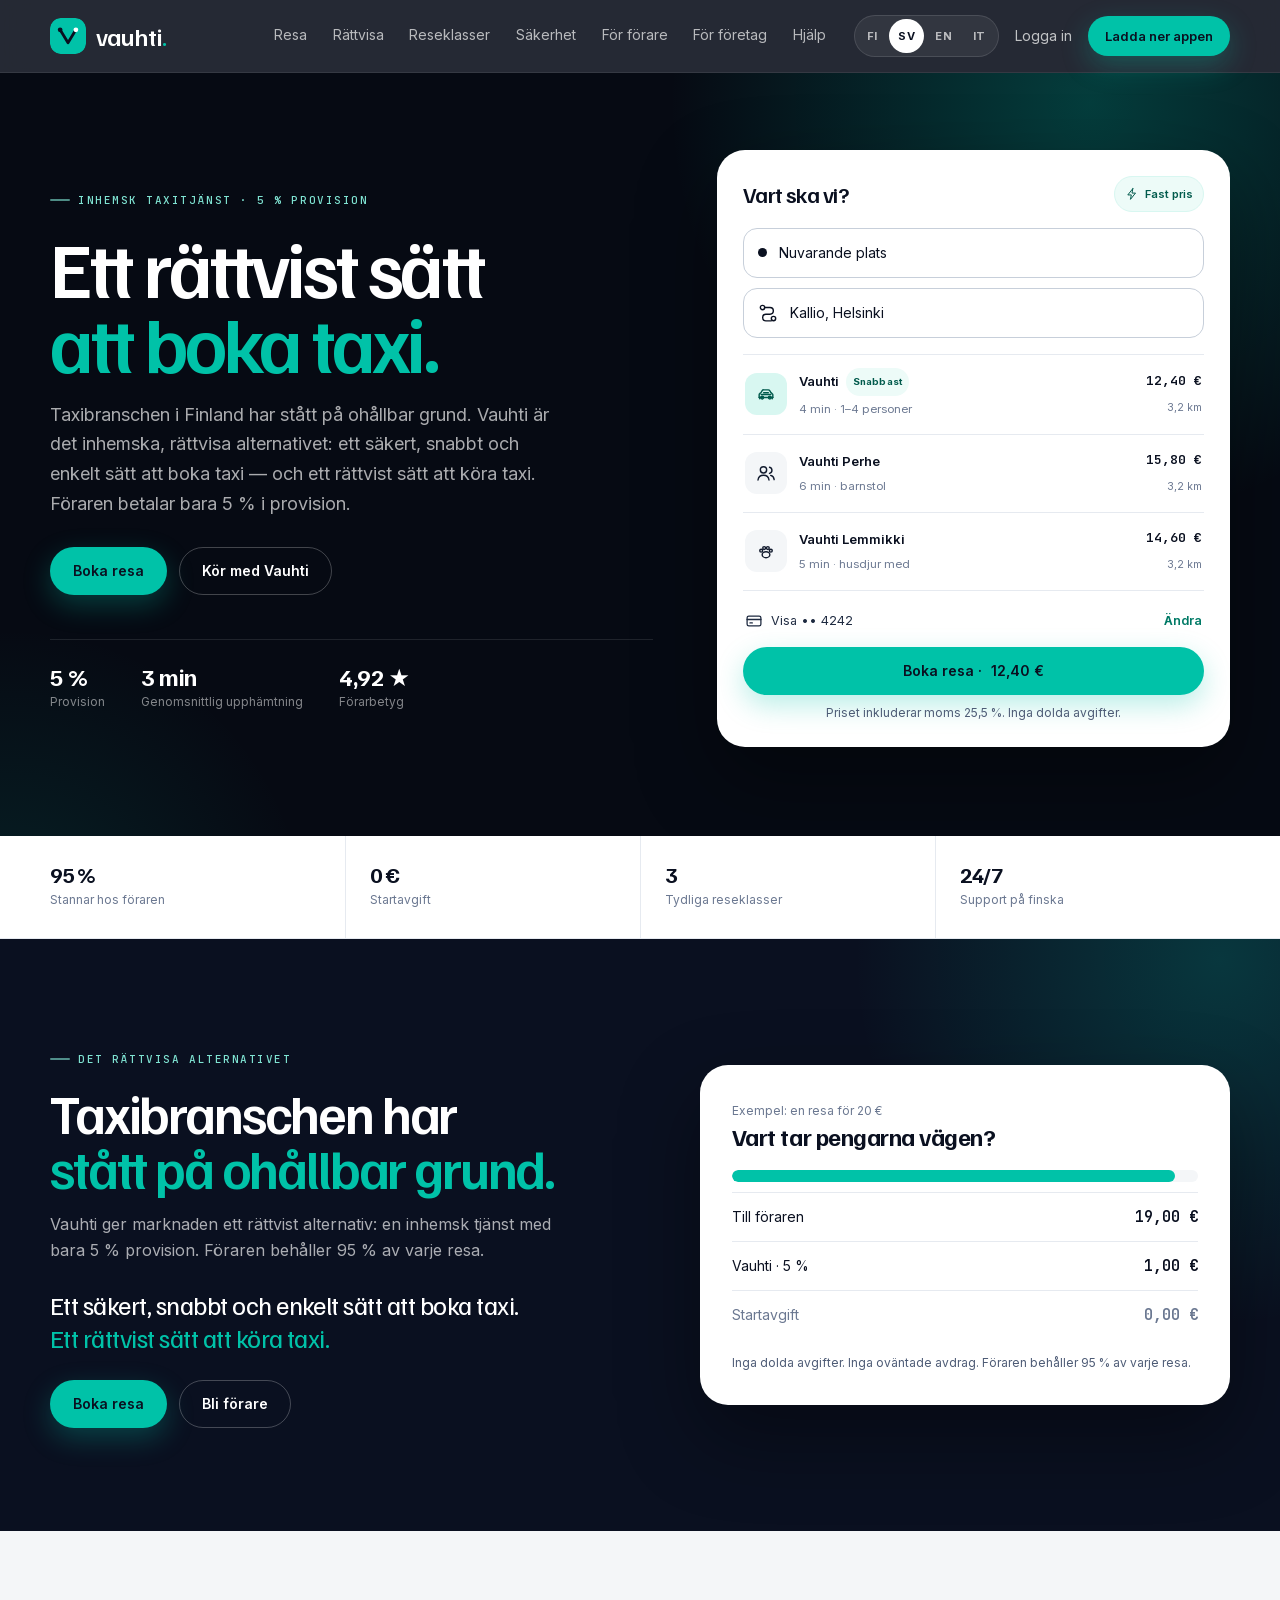
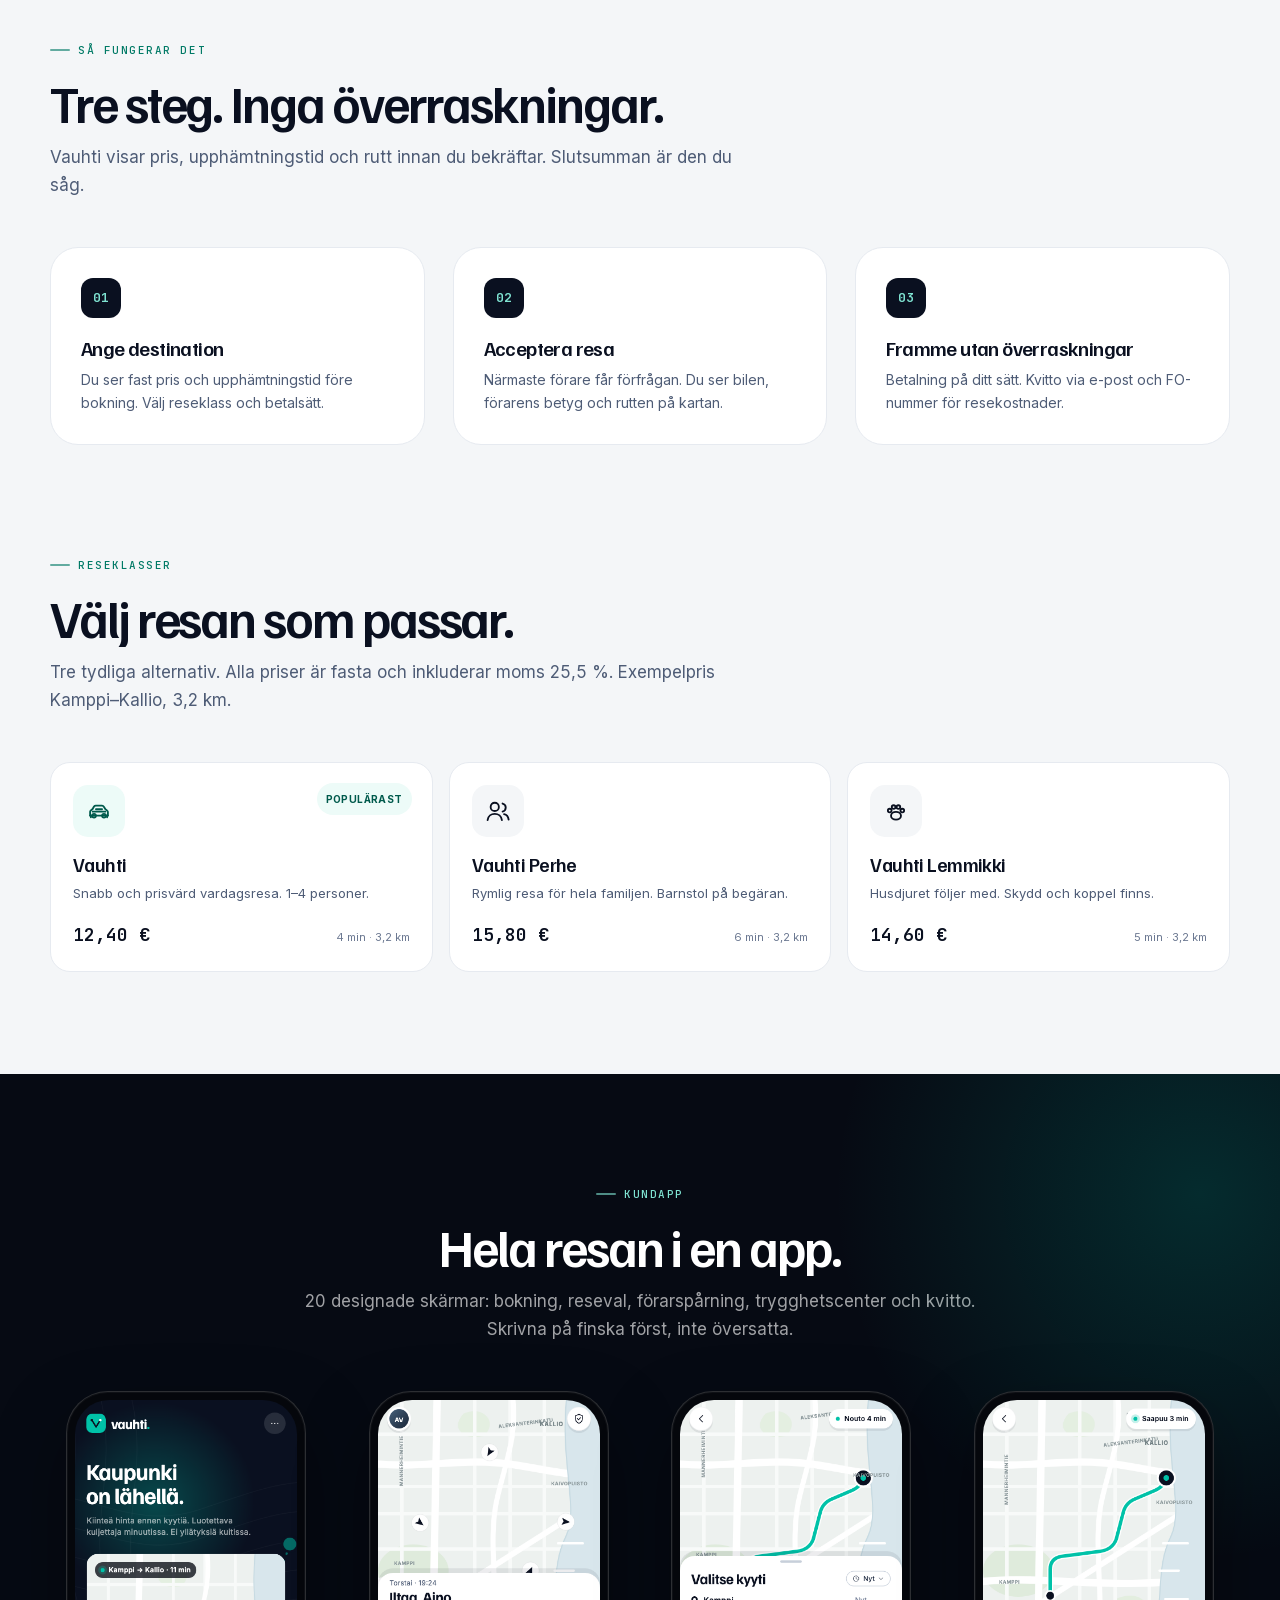
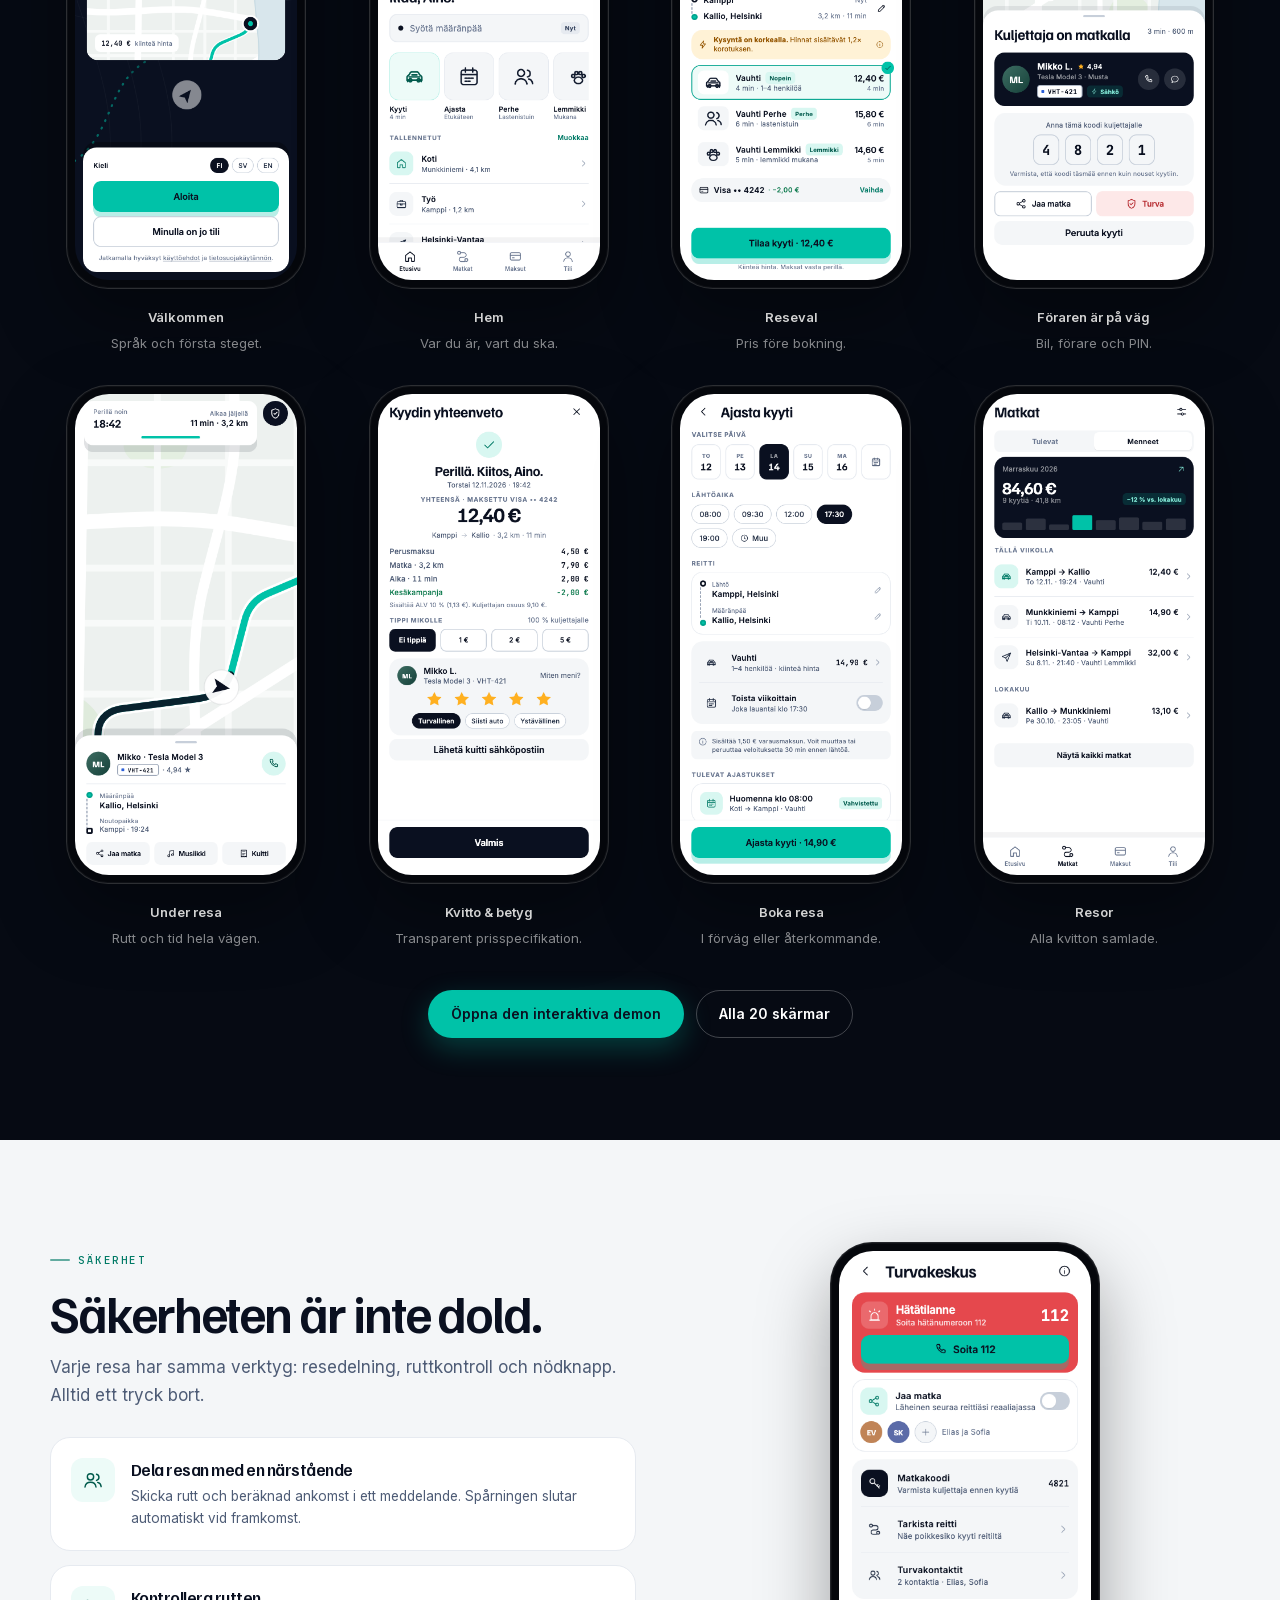
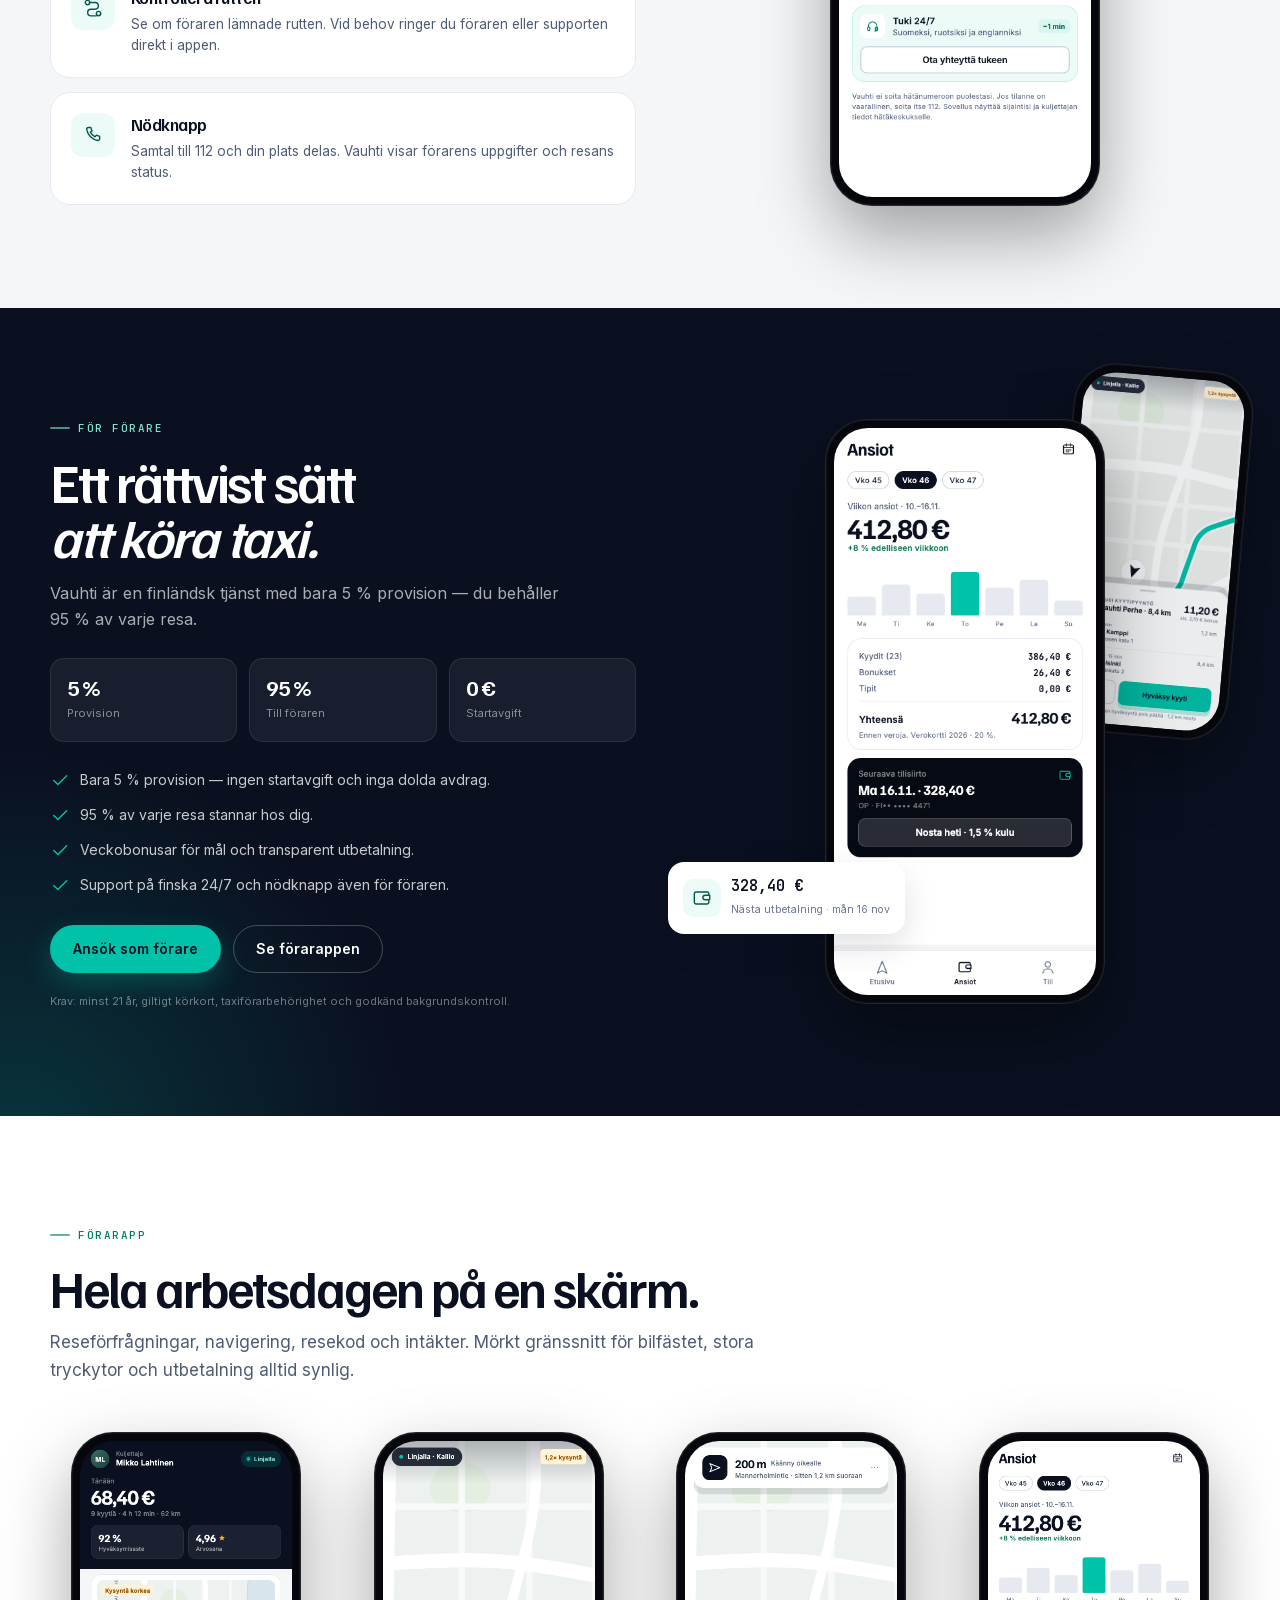
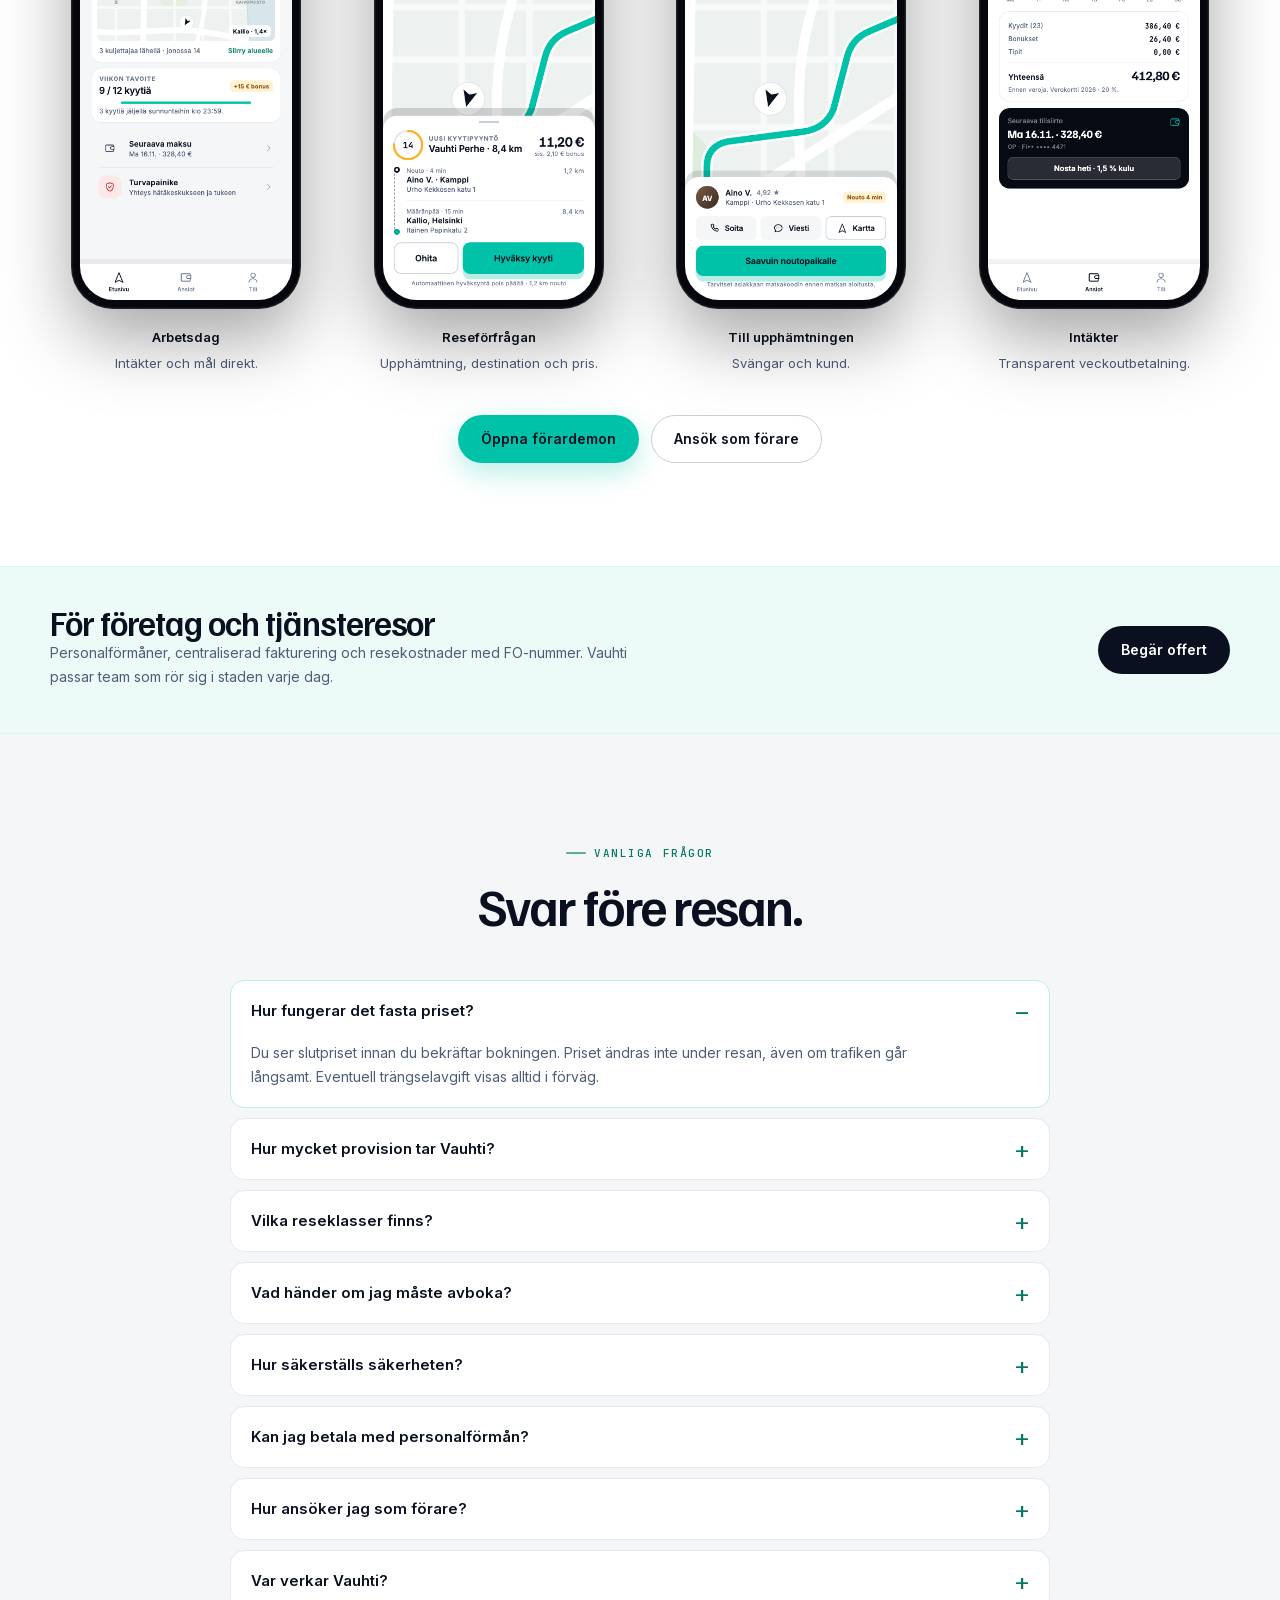
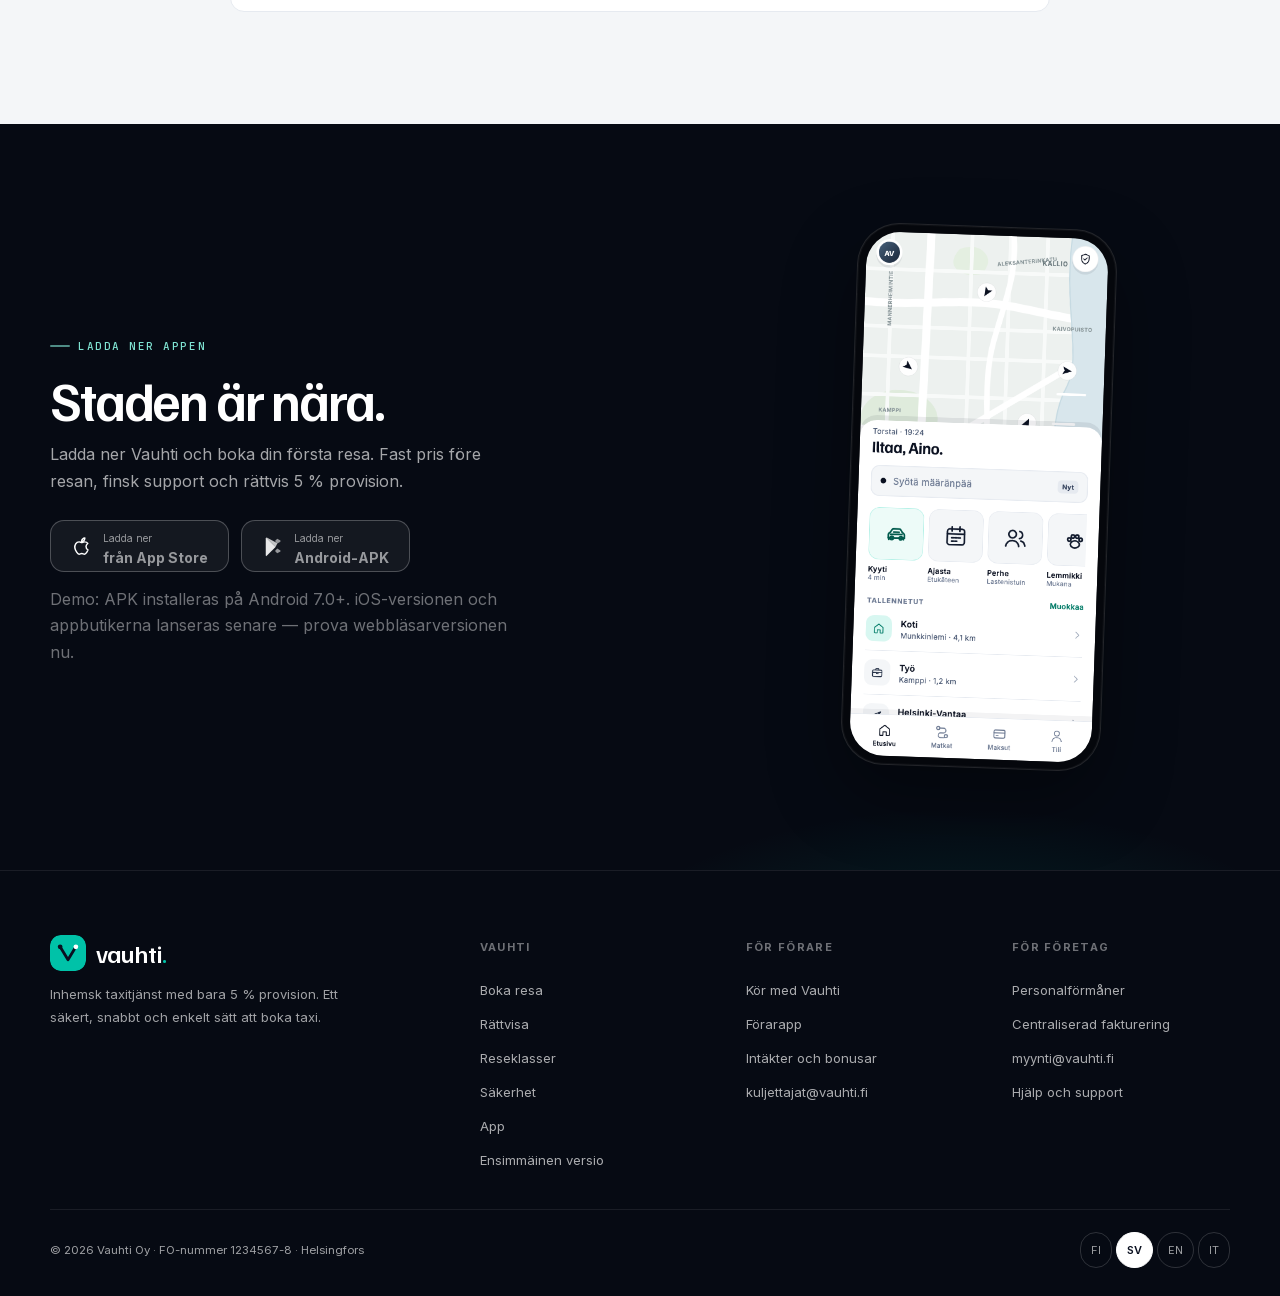
<file: v2/sv/index.html>
<!DOCTYPE html>
<!-- Vauhti website, version 2: reiluus-edellä ja kolme kyytiluokkaa. Ensimmäinen luonnos: ../website-v1/ -->
<html lang="sv">
<head>
<meta charset="utf-8">
<meta name="viewport" content="width=device-width, initial-scale=1">
<title>Vauhti — Ett rättvist sätt att boka taxi.</title>
<meta name="description" content="Vauhti är en inhemsk taxitjänst med bara 5 % provision. Ett säkert, snabbt och enkelt sätt att boka taxi. Ett rättvist sätt att köra taxi.">
<meta name="theme-color" content="#0A1020">
<meta property="og:type" content="website">
<meta property="og:title" content="Vauhti — Ett rättvist sätt att boka taxi.">
<meta property="og:description" content="Taxibranschen har stått på ohållbar grund. Vauhti är det inhemska, rättvisa alternativet: 5 % provision, föraren behåller 95 % och kunden ser ett fast pris före resan.">
<meta property="og:image" content="../assets/shots/home.png">
<meta name="twitter:card" content="summary_large_image">
<meta property="og:locale" content="sv_SE">
<meta property="og:locale:alternate" content="en_GB">
<meta property="og:locale:alternate" content="sv_SE">
<meta property="og:locale:alternate" content="it_IT">
<link rel="canonical" href="https://vauhti-app.pages.dev/v2/sv/">
<link rel="alternate" hreflang="fi" href="https://vauhti-app.pages.dev/v2/">
<link rel="alternate" hreflang="en" href="https://vauhti-app.pages.dev/v2/en/">
<link rel="alternate" hreflang="sv" href="https://vauhti-app.pages.dev/v2/sv/">
<link rel="alternate" hreflang="it" href="https://vauhti-app.pages.dev/v2/it/">
<link rel="alternate" hreflang="x-default" href="https://vauhti-app.pages.dev/v2/">
<link rel="icon" href="../assets/favicon.png" type="image/png" sizes="192x192">
<link rel="apple-touch-icon" href="../assets/favicon.png">
<link rel="stylesheet" href="../assets/fonts.css?v=1">
<link rel="stylesheet" href="../assets/tokens.css?v=1">
<link rel="stylesheet" href="../assets/site.css?v=6">
</head>
<body id="top">
<a class="skip-link" href="#main">Gå till innehållet</a>

<!-- Icon sprite (paths from the Vauhti icon set) -->
<svg xmlns="http://www.w3.org/2000/svg" style="position:absolute;width:0;height:0;overflow:hidden" aria-hidden="true">
  <symbol id="i-car" viewBox="0 0 24 24" fill="none" stroke="currentColor" stroke-width="1.7" stroke-linecap="round" stroke-linejoin="round">
    <path d="M3.8 16.2v-3.4c0-.5.2-.9.6-1.2l1.7-1.4 1.3-2.3A2 2 0 0 1 9.2 7h5.6a2 2 0 0 1 1.7 1l1.4 2.3 1.7 1.4c.4.3.6.7.6 1.2v3.3"/>
    <path d="M3.8 16.2h16.4"/><path d="M4.5 16.2v1.6M19.5 16.2v1.6"/>
    <circle cx="7.4" cy="16.3" r="1.7"/><circle cx="16.6" cy="16.3" r="1.7"/>
    <path d="M9.2 10.4h5.6"/><path d="M6.2 12.6h11.6"/>
  </symbol>
  <symbol id="i-leaf" viewBox="0 0 24 24" fill="none" stroke="currentColor" stroke-width="1.7" stroke-linecap="round" stroke-linejoin="round">
    <path d="M20.4 3.6C11.6 3 4.4 9.7 6.2 17.8c8.1 1.8 14.8-5.4 14.2-14.2Z"/>
    <path d="M7.4 16.6C9 12.4 12 9.1 16.6 7"/>
  </symbol>
  <symbol id="i-van" viewBox="0 0 24 24" fill="none" stroke="currentColor" stroke-width="1.7" stroke-linecap="round" stroke-linejoin="round">
    <path d="M2.8 16.6V9.2c0-.7.5-1.2 1.2-1.2h9.6l4 3.3 3.1 1.1c.4.2.6.5.6.9v3.3"/>
    <path d="M2.8 16.6h18.5"/><circle cx="7" cy="16.8" r="1.8"/><circle cx="17" cy="16.8" r="1.8"/>
    <path d="M4 16.8v1.4M20 16.8v1.4"/><path d="M13.4 8v4.4h7.4"/>
  </symbol>
  <symbol id="i-shield" viewBox="0 0 24 24" fill="none" stroke="currentColor" stroke-width="1.7" stroke-linecap="round" stroke-linejoin="round">
    <path d="M12 2.8 4.8 5.7v5.7c0 4.6 3 8.6 7.2 10.1 4.2-1.5 7.2-5.5 7.2-10.1V5.7L12 2.8Z"/>
    <path d="m8.8 11.8 2.2 2.2 4.4-4.4"/>
  </symbol>
  <symbol id="i-wallet" viewBox="0 0 24 24" fill="none" stroke="currentColor" stroke-width="1.7" stroke-linecap="round" stroke-linejoin="round">
    <path d="M20.2 8.6V6.8a2 2 0 0 0-2-2H4.8a2 2 0 0 0-2 2v10.4a2 2 0 0 0 2 2h13.4a2 2 0 0 0 2-2v-1.8"/>
    <path d="M21.2 8.6h-5.4a2.7 2.7 0 0 0 0 5.4h5.4Z"/>
  </symbol>
  <symbol id="i-bolt" viewBox="0 0 24 24" fill="none" stroke="currentColor" stroke-width="1.7" stroke-linecap="round" stroke-linejoin="round">
    <path d="M13.4 2.8 4.8 13.6h6l-1.4 7.6 8.6-10.8h-6l1.4-7.6Z"/>
  </symbol>
  <symbol id="i-clock" viewBox="0 0 24 24" fill="none" stroke="currentColor" stroke-width="1.7" stroke-linecap="round" stroke-linejoin="round">
    <circle cx="12" cy="12" r="9"/><path d="M12 6.8V12l3.6 2.2"/>
  </symbol>
  <symbol id="i-phone" viewBox="0 0 24 24" fill="none" stroke="currentColor" stroke-width="1.7" stroke-linecap="round" stroke-linejoin="round">
    <path d="M6.4 3h2.9l1.5 4-2 1.5a12.4 12.4 0 0 0 5.7 5.7l1.5-2 4 1.5v2.9a2 2 0 0 1-2.2 2A16.6 16.6 0 0 1 4.4 5.2 2 2 0 0 1 6.4 3Z"/>
  </symbol>
  <symbol id="i-users" viewBox="0 0 24 24" fill="none" stroke="currentColor" stroke-width="1.7" stroke-linecap="round" stroke-linejoin="round">
    <circle cx="9" cy="8.2" r="3.8"/><path d="M2.4 20.4c.5-3.6 3.3-5.8 6.6-5.8s6.1 2.2 6.6 5.8"/>
    <path d="M16.2 5.1a3.8 3.8 0 0 1 0 7.4M17.6 14.9c2.4.5 3.9 2.4 4.2 5.1"/>
  </symbol>
  <symbol id="i-paw" viewBox="0 0 24 24" fill="none" stroke="currentColor" stroke-width="1.7" stroke-linecap="round" stroke-linejoin="round">
    <ellipse cx="12" cy="16.4" rx="4.6" ry="3.6"/>
    <circle cx="6.2" cy="11.6" r="1.7"/><circle cx="9.8" cy="8.4" r="1.7"/>
    <circle cx="14.2" cy="8.4" r="1.7"/><circle cx="17.8" cy="11.6" r="1.7"/>
  </symbol>
  <symbol id="i-card" viewBox="0 0 24 24" fill="none" stroke="currentColor" stroke-width="1.7" stroke-linecap="round" stroke-linejoin="round">
    <rect x="2.8" y="5.4" width="18.4" height="13.2" rx="2.4"/><path d="M2.8 10h18.4"/><path d="M6.6 14.6h3.2"/>
  </symbol>
  <symbol id="i-work" viewBox="0 0 24 24" fill="none" stroke="currentColor" stroke-width="1.7" stroke-linecap="round" stroke-linejoin="round">
    <rect x="3" y="7.5" width="18" height="12.5" rx="2"/>
    <path d="M9 7.5V5.8c0-.7.6-1.3 1.3-1.3h3.4c.7 0 1.3.6 1.3 1.3v1.7"/>
    <path d="M3 12.4h18"/><path d="M10.4 12.4v2.2h3.2v-2.2"/>
  </symbol>
  <symbol id="i-route" viewBox="0 0 24 24" fill="none" stroke="currentColor" stroke-width="1.7" stroke-linecap="round" stroke-linejoin="round">
    <circle cx="5.4" cy="5.4" r="2.6"/><circle cx="18.6" cy="18.6" r="2.6"/>
    <path d="M8 5.4h6.4a4 4 0 0 1 0 8H9.6a4 4 0 0 0 0 8H16"/>
  </symbol>
  <symbol id="i-check" viewBox="0 0 24 24" fill="none" stroke="currentColor" stroke-width="1.7" stroke-linecap="round" stroke-linejoin="round">
    <path d="m4.5 12.5 5 5L20 6.8"/>
  </symbol>
  <symbol id="i-calendar" viewBox="0 0 24 24" fill="none" stroke="currentColor" stroke-width="1.7" stroke-linecap="round" stroke-linejoin="round">
    <rect x="3.2" y="5" width="17.6" height="16" rx="2.6"/>
    <path d="M3.2 10h17.6M8 2.8v4.4M16 2.8v4.4"/><path d="M7.6 14h2M11 14h2M14.4 14h2M7.6 17.4h2M11 17.4h2"/>
  </symbol>
</svg>

<header class="site-header" data-open="false">
  <div class="wrap nav">
    <a class="brand" href="#top" aria-label="Vauhti startsida">
      <svg class="brand-mark" viewBox="0 0 64 64" aria-hidden="true">
        <rect width="64" height="64" rx="19" fill="#00C2A8"/>
        <path d="M18 21 32 44 46 21" fill="none" stroke="#0A1020" stroke-width="5" stroke-linecap="round" stroke-linejoin="round"/>
        <circle cx="18" cy="21" r="4.2" fill="#0A1020"/><circle cx="46" cy="21" r="4.2" fill="#fff"/>
      </svg>
      <span>vauhti<span class="dot">.</span></span>
    </a>

    <nav class="nav-links" aria-label="Huvudmeny">
      <a href="#kyyti">Resa</a>
      <a href="#reiluus">Rättvisa</a>
      <a href="#hinnat">Reseklasser</a>
      <a href="#turvallisuus">Säkerhet</a>
      <a href="#kuljettajalle">För förare</a>
      <a href="#yrityksille">För företag</a>
      <a href="#ukk">Hjälp</a>
    </nav>

    <div class="nav-right">
      <div class="lang-switch" role="group" aria-label="Språk">
          <a href="../" lang="fi" hreflang="fi">FI</a>
          <a href="./" aria-current="true">SV</a>
          <a href="../en/" lang="en" hreflang="en">EN</a>
          <a href="../it/" lang="it" hreflang="it">IT</a>
        </div>
      <a class="nav-login" href="#lataa">Logga in</a>
      <a class="btn btn-primary btn-sm" href="#lataa">Ladda ner appen</a>
    </div>

    <button class="nav-toggle" type="button" aria-expanded="false" aria-controls="top" aria-label="Öppna menyn">
      <svg class="ico" viewBox="0 0 24 24" aria-hidden="true"><path d="M4 7h16M4 12h16M4 17h16" fill="none" stroke="currentColor" stroke-width="1.8" stroke-linecap="round"/></svg>
    </button>
  </div>
</header>

<main id="main">
  <!-- ================= HERO ================= -->
  <section class="hero" id="kyyti">
    <div class="wrap hero-grid">
      <div class="hero-copy">
        <span class="eyebrow on-dark" data-cms="kyyti_inhemsk_taxitjanst_5_provision">Inhemsk taxitjänst · 5 % provision</span>
        <h1 data-cms="kyyti_ett_rattvist_satt_att_boka_taxi">Ett rättvist sätt<br><em>att boka taxi.</em></h1>
        <p class="hero-sub" data-cms="kyyti_taxibranschen_i_finland_har_statt_pa_ohallbar">Taxibranschen i Finland har stått på ohållbar grund. Vauhti är det inhemska, rättvisa alternativet: ett säkert, snabbt och enkelt sätt att boka taxi — och ett rättvist sätt att köra taxi. Föraren betalar bara 5&nbsp;% i provision.</p>
        <div class="hero-actions">
          <a class="btn btn-primary" href="#kyyti">Boka resa</a>
          <a class="btn btn-ghost" href="#kuljettajalle">Kör med Vauhti</a>
        </div>
        <div class="hero-stats">
          <div><b>5 %</b><span>Provision</span></div>
          <div><b>3 min</b><span>Genomsnittlig upphämtning</span></div>
          <div><b>4,92 ★</b><span>Förarbetyg</span></div>
        </div>
      </div>

      <div class="book-card" aria-label="Boka resa">
        <div class="book-head">
          <h2 data-cms="kyyti_vart_ska_vi">Vart ska vi?</h2>
          <span class="book-badge"><svg class="ico" style="width:14px;height:14px" aria-hidden="true"><use href="#i-bolt"/></svg> Fast pris</span>
        </div>

        <div class="field">
          <span class="dot" aria-hidden="true"></span>
          <input value="Nuvarande plats" aria-label="Upphämtning">
        </div>
        <div class="field">
          <svg class="ico" aria-hidden="true"><use href="#i-route"/></svg>
          <input value="Kallio, Helsinki" aria-label="Destination">
        </div>

        <div class="ride-list" role="group" aria-label="Reseklass">
          <button class="ride-option" type="button" data-price="12,40 €" aria-pressed="true">
            <span class="veh"><svg class="ico" aria-hidden="true"><use href="#i-car"/></svg></span>
            <span class="grow"><span class="name">Vauhti</span><span class="ride-fastest">Snabbast</span><span class="meta">4 min · 1–4 personer</span></span>
            <span class="price"><b>12,40 €</b><span>3,2 km</span></span>
          </button>
          <button class="ride-option" type="button" data-price="15,80 €" aria-pressed="false">
            <span class="veh"><svg class="ico" aria-hidden="true"><use href="#i-users"/></svg></span>
            <span class="grow"><span class="name">Vauhti Perhe</span><span class="meta">6 min · barnstol</span></span>
            <span class="price"><b>15,80 €</b><span>3,2 km</span></span>
          </button>
          <button class="ride-option" type="button" data-price="14,60 €" aria-pressed="false">
            <span class="veh"><svg class="ico" aria-hidden="true"><use href="#i-paw"/></svg></span>
            <span class="grow"><span class="name">Vauhti Lemmikki</span><span class="meta">5 min · husdjur med</span></span>
            <span class="price"><b>14,60 €</b><span>3,2 km</span></span>
          </button>
        </div>

        <div class="book-pay">
          <span class="pay-left"><svg class="ico" style="width:18px;height:18px" aria-hidden="true"><use href="#i-card"/></svg> Visa •• 4242</span>
          <a class="link" href="#ukk">Ändra</a>
        </div>

        <a class="btn btn-primary btn-block" ../../demo/?screen=/options">Boka resa · <span id="book-total">12,40 €</span></a>
        <p class="tiny muted" style="margin-top:10px;text-align:center" data-cms="kyyti_priset_inkluderar_moms_25_5_inga_dolda_avgifte">Priset inkluderar moms 25,5 %. Inga dolda avgifter.</p>
      </div>
    </div>
  </section>

  <!-- ================= TRUST ================= -->
  <div class="trust-strip" aria-label="Vauhti i siffror">
    <div class="wrap trust-grid">
      <div class="trust-item"><b>95 %</b><span>Stannar hos föraren</span></div>
      <div class="trust-item"><b>0 €</b><span>Startavgift</span></div>
      <div class="trust-item"><b>3</b><span>Tydliga reseklasser</span></div>
      <div class="trust-item"><b>24/7</b><span>Support på finska</span></div>
    </div>
  </div>

  <!-- ================= FAIR ALTERNATIVE ================= -->
  <section class="section fair" id="reiluus">
    <div class="wrap fair-grid">
      <div class="fair-copy">
        <span class="eyebrow on-dark" data-cms="reiluus_det_rattvisa_alternativet">Det rättvisa alternativet</span>
        <h2 data-cms="reiluus_taxibranschen_har_statt_pa_ohallbar_grund">Taxibranschen har<br><em>stått på ohållbar grund.</em></h2>
        <p class="lead" data-cms="reiluus_vauhti_ger_marknaden_ett_rattvist_alternativ_e">Vauhti ger marknaden ett rättvist alternativ: en inhemsk tjänst med bara 5 % provision. Föraren behåller 95 % av varje resa.</p>
        <p class="fair-claim" data-cms="reiluus_ett_sakert_snabbt_och_enkelt_satt_att_boka_tax">Ett säkert, snabbt och enkelt sätt att boka taxi.<br><span>Ett rättvist sätt att köra taxi.</span></p>
        <div class="hero-actions">
          <a class="btn btn-primary" ../../demo/?screen=/home">Boka resa</a>
          <a class="btn btn-ghost" href="#kuljettajalle">Bli förare</a>
        </div>
      </div>

      <div class="fair-panel" aria-label="Vart resepriset går">
        <div class="fair-panel-head">
          <span class="tiny">Exempel: en resa för 20 €</span>
          <b>Vart tar pengarna vägen?</b>
        </div>
        <div class="fair-split" aria-hidden="true"><span></span></div>
        <div class="fair-rows">
          <div class="fair-row"><span>Till föraren</span><b>19,00 €</b></div>
          <div class="fair-row"><span>Vauhti · 5 %</span><b>1,00 €</b></div>
          <div class="fair-row muted"><span>Startavgift</span><b>0,00 €</b></div>
        </div>
        <p class="fair-note" data-cms="reiluus_inga_dolda_avgifter_inga_ovantade_avdrag_forar">Inga dolda avgifter. Inga oväntade avdrag. Föraren behåller 95 % av varje resa.</p>
      </div>
    </div>
  </section>
  <section class="section" id="nain-se-toimii">
    <div class="wrap">
      <div class="section-head">
        <span class="eyebrow" data-cms="nain_se_toimii_sa_fungerar_det">Så fungerar det</span>
        <h2 data-cms="nain_se_toimii_tre_steg_inga_overraskningar">Tre steg. Inga överraskningar.</h2>
        <p data-cms="nain_se_toimii_vauhti_visar_pris_upphamtningstid_och_rutt_inn">Vauhti visar pris, upphämtningstid och rutt innan du bekräftar. Slutsumman är den du såg.</p>
      </div>
      <div class="steps">
        <article class="step">
          <span class="num">01</span>
          <h3 data-cms="nain_se_toimii_ange_destination">Ange destination</h3>
          <p data-cms="nain_se_toimii_du_ser_fast_pris_och_upphamtningstid_fore_bokn">Du ser fast pris och upphämtningstid före bokning. Välj reseklass och betalsätt.</p>
        </article>
        <article class="step">
          <span class="num">02</span>
          <h3 data-cms="nain_se_toimii_acceptera_resa">Acceptera resa</h3>
          <p data-cms="nain_se_toimii_narmaste_forare_far_forfragan_du_ser_bilen_for">Närmaste förare får förfrågan. Du ser bilen, förarens betyg och rutten på kartan.</p>
        </article>
        <article class="step">
          <span class="num">03</span>
          <h3 data-cms="nain_se_toimii_framme_utan_overraskningar">Framme utan överraskningar</h3>
          <p data-cms="nain_se_toimii_betalning_pa_ditt_satt_kvitto_via_e_post_och_f">Betalning på ditt sätt. Kvitto via e-post och FO-nummer för resekostnader.</p>
        </article>
      </div>
    </div>
  </section>

  <!-- ================= RIDE CLASSES ================= -->
  <section class="section" id="hinnat" style="padding-top:0">
    <div class="wrap">
      <div class="section-head">
        <span class="eyebrow" data-cms="hinnat_reseklasser">Reseklasser</span>
        <h2 data-cms="hinnat_valj_resan_som_passar">Välj resan som passar.</h2>
        <p data-cms="hinnat_tre_tydliga_alternativ_alla_priser_ar_fasta_oc">Tre tydliga alternativ. Alla priser är fasta och inkluderar moms 25,5 %. Exempelpris Kamppi–Kallio, 3,2 km.</p>
      </div>
      <div class="classes">
        <article class="class-card highlight">
          <span class="tag">Populärast</span>
          <span class="veh"><svg class="ico" style="width:26px;height:26px" aria-hidden="true"><use href="#i-car"/></svg></span>
          <h3 data-cms="hinnat_vauhti">Vauhti</h3>
          <p data-cms="hinnat_snabb_och_prisvard_vardagsresa_1_4_personer">Snabb och prisvärd vardagsresa. 1–4 personer.</p>
          <div class="price"><b>12,40 €</b><span>4 min · 3,2 km</span></div>
        </article>
        <article class="class-card">
          <span class="veh"><svg class="ico" style="width:26px;height:26px" aria-hidden="true"><use href="#i-users"/></svg></span>
          <h3 data-cms="hinnat_vauhti_perhe">Vauhti Perhe</h3>
          <p data-cms="hinnat_rymlig_resa_for_hela_familjen_barnstol_pa_bega">Rymlig resa för hela familjen. Barnstol på begäran.</p>
          <div class="price"><b>15,80 €</b><span>6 min · 3,2 km</span></div>
        </article>
        <article class="class-card">
          <span class="veh"><svg class="ico" style="width:26px;height:26px" aria-hidden="true"><use href="#i-paw"/></svg></span>
          <h3 data-cms="hinnat_vauhti_lemmikki">Vauhti Lemmikki</h3>
          <p data-cms="hinnat_husdjuret_foljer_med_skydd_och_koppel_finns">Husdjuret följer med. Skydd och koppel finns.</p>
          <div class="price"><b>14,60 €</b><span>5 min · 3,2 km</span></div>
        </article>
      </div>
    </div>
  </section>

  <!-- ================= APP SHOWCASE ================= -->
  <section class="section showcase" id="sovellus">
    <div class="wrap">
      <div class="section-head center">
        <span class="eyebrow" data-cms="sovellus_kundapp">Kundapp</span>
        <h2 data-cms="sovellus_hela_resan_i_en_app">Hela resan i en app.</h2>
        <p data-cms="sovellus_20_designade_skarmar_bokning_reseval_forarspar">20 designade skärmar: bokning, reseval, förarspårning, trygghetscenter och kvitto. Skrivna på finska först, inte översatta.</p>
      </div>

      <div class="shot-grid">
        <figure class="shot-item">
          <div class="phone"><img src="../assets/shots/welcome.png" alt="Vauhti-appens välkomstskärm med språkval"></div>
          <figcaption><b>Välkommen</b>Språk och första steget.</figcaption>
        </figure>
        <figure class="shot-item">
          <div class="phone"><img src="../assets/shots/home.png" alt="Vauhti-appens startsida: destination, tjänster och sparade adresser"></div>
          <figcaption><b>Hem</b>Var du är, vart du ska.</figcaption>
        </figure>
        <figure class="shot-item">
          <div class="phone"><img src="../assets/shots/options.png" alt="Reseval: Vauhti, Vauhti Perhe och Vauhti Lemmikki med fasta priser"></div>
          <figcaption><b>Reseval</b>Pris före bokning.</figcaption>
        </figure>
        <figure class="shot-item">
          <div class="phone"><img src="../assets/shots/found.png" alt="Föraren är på väg: bil, registreringsnummer och PIN"></div>
          <figcaption><b>Föraren är på väg</b>Bil, förare och PIN.</figcaption>
        </figure>
        <figure class="shot-item">
          <div class="phone"><img src="../assets/shots/ride.png" alt="Under resa: rutt på kartan, tid och säkerhetsverktyg"></div>
          <figcaption><b>Under resa</b>Rutt och tid hela vägen.</figcaption>
        </figure>
        <figure class="shot-item">
          <div class="phone"><img src="../assets/shots/receipt.png" alt="Kvitto och betyg: prisspecifikation, dricks och förarens betyg"></div>
          <figcaption><b>Kvitto &amp; betyg</b>Transparent prisspecifikation.</figcaption>
        </figure>
        <figure class="shot-item">
          <div class="phone"><img src="../assets/shots/scheduled.png" alt="Boka resa: dag, tid och återkommande resa"></div>
          <figcaption><b>Boka resa</b>I förväg eller återkommande.</figcaption>
        </figure>
        <figure class="shot-item">
          <div class="phone"><img src="../assets/shots/trips.png" alt="Resehistorik: månadens kostnader och tidigare resor"></div>
          <figcaption><b>Resor</b>Alla kvitton samlade.</figcaption>
        </figure>
      </div>

      <div class="showcase-cta">
        <a class="btn btn-primary" ../../demo/?screen=/home">Öppna den interaktiva demon</a>
        <a class="btn btn-ghost" ../../demo/?screen=/index">Alla 20 skärmar</a>
      </div>
    </div>
  </section>

  <!-- ================= SAFETY ================= -->
  <section class="section" id="turvallisuus">
    <div class="wrap safety-grid">
      <div>
        <div class="section-head" style="margin-bottom:28px">
          <span class="eyebrow" data-cms="turvallisuus_sakerhet">Säkerhet</span>
          <h2 data-cms="turvallisuus_sakerheten_ar_inte_dold">Säkerheten är inte dold.</h2>
          <p data-cms="turvallisuus_varje_resa_har_samma_verktyg_resedelning_ruttk">Varje resa har samma verktyg: resedelning, ruttkontroll och nödknapp. Alltid ett tryck bort.</p>
        </div>
        <div class="safety-list">
          <article class="safety-item">
            <span class="lead"><svg class="ico" aria-hidden="true"><use href="#i-users"/></svg></span>
            <div><h3 data-cms="turvallisuus_dela_resan_med_en_narstaende">Dela resan med en närstående</h3><p data-cms="turvallisuus_skicka_rutt_och_beraknad_ankomst_i_ett_meddela">Skicka rutt och beräknad ankomst i ett meddelande. Spårningen slutar automatiskt vid framkomst.</p></div>
          </article>
          <article class="safety-item">
            <span class="lead"><svg class="ico" aria-hidden="true"><use href="#i-route"/></svg></span>
            <div><h3 data-cms="turvallisuus_kontrollera_rutten">Kontrollera rutten</h3><p data-cms="turvallisuus_se_om_foraren_lamnade_rutten_vid_behov_ringer">Se om föraren lämnade rutten. Vid behov ringer du föraren eller supporten direkt i appen.</p></div>
          </article>
          <article class="safety-item">
            <span class="lead"><svg class="ico" aria-hidden="true"><use href="#i-phone"/></svg></span>
            <div><h3 data-cms="turvallisuus_nodknapp">Nödknapp</h3><p data-cms="turvallisuus_samtal_till_112_och_din_plats_delas_vauhti_vis">Samtal till 112 och din plats delas. Vauhti visar förarens uppgifter och resans status.</p></div>
          </article>
        </div>
      </div>
      <div class="safety-media">
        <div class="phone"><img src="../assets/shots/safety.png" alt="Trygghetscenter: nödläge, resedelning, resekod och trygghetskontakter"></div>
      </div>
    </div>
  </section>

  <!-- ================= DRIVER ================= -->
  <section class="section driver" id="kuljettajalle">
    <div class="wrap driver-grid">
      <div>
        <span class="eyebrow on-dark" data-cms="kuljettajalle_for_forare">För förare</span>
        <h2 data-cms="kuljettajalle_ett_rattvist_satt_att_kora_taxi">Ett rättvist sätt<br><em>att köra taxi.</em></h2>
        <p class="lead" data-cms="kuljettajalle_vauhti_ar_en_finlandsk_tjanst_med_bara_5_provi">Vauhti är en finländsk tjänst med bara 5 % provision — du behåller 95 % av varje resa.</p>

        <div class="driver-stats">
          <div class="driver-stat"><b>5 %</b><span>Provision</span></div>
          <div class="driver-stat"><b>95 %</b><span>Till föraren</span></div>
          <div class="driver-stat"><b>0 €</b><span>Startavgift</span></div>
        </div>

        <ul class="benefits">
          <li><svg class="ico" aria-hidden="true"><use href="#i-check"/></svg> Bara 5 % provision — ingen startavgift och inga dolda avdrag.</li>
          <li><svg class="ico" aria-hidden="true"><use href="#i-check"/></svg> 95 % av varje resa stannar hos dig.</li>
          <li><svg class="ico" aria-hidden="true"><use href="#i-check"/></svg> Veckobonusar för mål och transparent utbetalning.</li>
          <li><svg class="ico" aria-hidden="true"><use href="#i-check"/></svg> Support på finska 24/7 och nödknapp även för föraren.</li>
        </ul>

        <div class="hero-actions">
          <a class="btn btn-primary" href="mailto:kuljettajat@vauhti.fi?subject=Vauhti%20foraransokan">Ansök som förare</a>
          <a class="btn btn-ghost" ../../demo/?screen=/driver-home">Se förarappen</a>
        </div>
        <p class="driver-note" data-cms="kuljettajalle_krav_minst_21_ar_giltigt_korkort_taxiforarbeho">Krav: minst 21 år, giltigt körkort, taxiförarbehörighet och godkänd bakgrundskontroll.</p>
      </div>

      <div class="driver-media">
        <div class="phone driver-phone-back"><img src="../assets/shots/driver-offer.png" alt="Inkommande reseförfrågan för föraren" ></div>
        <div class="phone"><img src="../assets/shots/driver-earnings.png" alt="Förarapp: veckans intäkter, bonusar och nästa utbetalning"></div>
        <div class="driver-float">
          <span class="lead" style="width:38px;height:38px;border-radius:10px;display:grid;place-items:center;background:var(--brand-50);color:var(--brand-800)"><svg class="ico" aria-hidden="true"><use href="#i-wallet"/></svg></span>
          <div><b>328,40 €</b><span>Nästa utbetalning · mån 16 nov</span></div>
        </div>
      </div>
    </div>
  </section>

  <!-- ================= DRIVER APP SHOWCASE ================= -->
  <section class="section driver-app" id="kuljettajasovellus">
    <div class="wrap">
      <div class="section-head">
        <span class="eyebrow" data-cms="kuljettajasovellus_forarapp">Förarapp</span>
        <h2 data-cms="kuljettajasovellus_hela_arbetsdagen_pa_en_skarm">Hela arbetsdagen på en skärm.</h2>
        <p data-cms="kuljettajasovellus_reseforfragningar_navigering_resekod_och_intak">Reseförfrågningar, navigering, resekod och intäkter. Mörkt gränssnitt för bilfästet, stora tryckytor och utbetalning alltid synlig.</p>
      </div>

      <div class="shot-grid driver-shots">
        <figure class="shot-item">
          <div class="phone"><img src="../assets/shots/driver-home.png" alt="Förarens startsida: dagens intäkter, acceptansgrad och veckomål"></div>
          <figcaption><b>Arbetsdag</b>Intäkter och mål direkt.</figcaption>
        </figure>
        <figure class="shot-item">
          <div class="phone"><img src="../assets/shots/driver-offer.png" alt="Inkommande reseförfrågan: upphämtning, destination, pris och accept"></div>
          <figcaption><b>Reseförfrågan</b>Upphämtning, destination och pris.</figcaption>
        </figure>
        <figure class="shot-item">
          <div class="phone"><img src="../assets/shots/driver-nav.png" alt="Navigering till upphämtning: sväng, avstånd och kunduppgifter"></div>
          <figcaption><b>Till upphämtningen</b>Svängar och kund.</figcaption>
        </figure>
        <figure class="shot-item">
          <div class="phone"><img src="../assets/shots/driver-earnings.png" alt="Intäkter: veckoutbetalning, bonusar, dricks och nästa betalning"></div>
          <figcaption><b>Intäkter</b>Transparent veckoutbetalning.</figcaption>
        </figure>
      </div>

      <div class="showcase-cta">
        <a class="btn btn-primary" ../../demo/?screen=/driver-home">Öppna förardemon</a>
        <a class="btn btn-outline" href="mailto:kuljettajat@vauhti.fi?subject=Vauhti%20foraransokan">Ansök som förare</a>
      </div>
    </div>
  </section>

  <!-- ================= BUSINESS ================= -->
  <section class="business" id="yrityksille">
    <div class="wrap">
      <div>
        <h2 data-cms="yrityksille_for_foretag_och_tjansteresor">För företag och tjänsteresor</h2>
        <p data-cms="yrityksille_personalformaner_centraliserad_fakturering_och">Personalförmåner, centraliserad fakturering och resekostnader med FO-nummer. Vauhti passar team som rör sig i staden varje dag.</p>
      </div>
      <a class="btn btn-dark" href="mailto:myynti@vauhti.fi?subject=Vauhti%20yrityksille">Begär offert</a>
    </div>
  </section>

  <!-- ================= FAQ ================= -->
  <section class="section" id="ukk">
    <div class="wrap">
      <div class="section-head center">
        <span class="eyebrow" data-cms="ukk_vanliga_fragor">Vanliga frågor</span>
        <h2 data-cms="ukk_svar_fore_resan">Svar före resan.</h2>
      </div>
      <div class="faq">
        <details open>
          <summary data-cms="ukk_hur_fungerar_det_fasta_priset">Hur fungerar det fasta priset?</summary>
          <p data-cms="ukk_du_ser_slutpriset_innan_du_bekraftar_bokningen">Du ser slutpriset innan du bekräftar bokningen. Priset ändras inte under resan, även om trafiken går långsamt. Eventuell trängselavgift visas alltid i förväg.</p>
        </details>
        <details>
          <summary data-cms="ukk_hur_mycket_provision_tar_vauhti">Hur mycket provision tar Vauhti?</summary>
          <p data-cms="ukk_bara_5_foraren_behaller_95_av_varje_resa_start">Bara 5 %. Föraren behåller 95 % av varje resa. Startavgiften är 0 € och det finns inga dolda avdrag.</p>
        </details>
        <details>
          <summary data-cms="ukk_vilka_reseklasser_finns">Vilka reseklasser finns?</summary>
          <p data-cms="ukk_vauhti_vauhti_perhe_och_vauhti_lemmikki_vauhti">Vauhti, Vauhti Perhe och Vauhti Lemmikki. Vauhti är den snabba vardagsresan, Perhe är en rymlig resa med barnstol och Lemmikki tar med husdjuret.</p>
        </details>
        <details>
          <summary data-cms="ukk_vad_hander_om_jag_maste_avboka">Vad händer om jag måste avboka?</summary>
          <p data-cms="ukk_du_kan_avboka_utan_kostnad_tills_foraren_har_k">Du kan avboka utan kostnad tills föraren har kört iväg. Därefter gäller en avbokningsavgift som alltid visas före bekräftelse.</p>
        </details>
        <details>
          <summary data-cms="ukk_hur_sakerstalls_sakerheten">Hur säkerställs säkerheten?</summary>
          <p data-cms="ukk_varje_forare_har_bakgrundskontroll_taxiforarbe">Varje förare har bakgrundskontroll, taxiförarbehörighet och löpande betyg. I appen kan du dela resan, kontrollera rutten och ringa nödnumret med ett tryck.</p>
        </details>
        <details>
          <summary data-cms="ukk_kan_jag_betala_med_personalforman">Kan jag betala med personalförmån?</summary>
          <p data-cms="ukk_ja_vauhti_stoder_de_vanligaste_personalformans">Ja. Vauhti stöder de vanligaste personalförmånskorten och centraliserad fakturering. Kvittot får FO-nummer och specifikation av resekostnaderna.</p>
        </details>
        <details>
          <summary data-cms="ukk_hur_ansoker_jag_som_forare">Hur ansöker jag som förare?</summary>
          <p data-cms="ukk_skicka_ansokan_till_kuljettajat_vauhti_fi_du_b">Skicka ansökan till kuljettajat@vauhti.fi. Du behöver vara minst 21 år, ha giltigt körkort och taxiförarbehörighet samt godkänd bakgrundskontroll.</p>
        </details>
        <details>
          <summary data-cms="ukk_var_verkar_vauhti">Var verkar Vauhti?</summary>
          <p data-cms="ukk_vauhti_verkar_for_narvarande_i_helsingfors_tam">Vauhti verkar för närvarande i Helsingfors, Tammerfors och Åbo. Härnäst expanderar vi till Esbo, Vanda och Uleåborg.</p>
        </details>
      </div>
    </div>
  </section>

  <!-- ================= DOWNLOAD ================= -->
  <section class="section download" id="lataa">
    <div class="wrap download-grid">
      <div>
        <span class="eyebrow on-dark" data-cms="lataa_ladda_ner_appen">Ladda ner appen</span>
        <h2 data-cms="lataa_staden_ar_nara">Staden är nära.</h2>
        <p data-cms="lataa_ladda_ner_vauhti_och_boka_din_forsta_resa_fast">Ladda ner Vauhti och boka din första resa. Fast pris före resan, finsk support och rättvis 5 % provision.</p>
        <div class="store-buttons">
          <a class="store-btn" ../../demo/?screen=/welcome">
            <svg class="ico" viewBox="0 0 24 24" fill="none" stroke="currentColor" stroke-width="1.6" stroke-linecap="round" stroke-linejoin="round" aria-hidden="true"><path d="M16.4 12.6c0-2.2 1.8-3.3 1.9-3.4-1-1.5-2.6-1.7-3.2-1.7-1.4-.1-2.7.8-3.4.8-.7 0-1.8-.8-2.9-.8-1.5 0-2.9.9-3.7 2.2-1.6 2.7-.4 6.8 1.1 9 .7 1.1 1.6 2.3 2.7 2.2 1.1 0 1.5-.7 2.9-.7s1.7.7 2.9.7c1.2 0 1.9-1.1 2.6-2.2.8-1.2 1.2-2.4 1.2-2.5 0 0-2.1-.8-2.1-3.6Z"/><path d="M14.2 5.9c.6-.7 1-1.7.9-2.7-.9 0-1.9.6-2.5 1.3-.6.6-1 1.6-.9 2.6 1 .1 1.9-.5 2.5-1.2Z"/></svg>
            <span><span>Ladda ner</span><b>från App Store</b></span>
          </a>
          <a class="store-btn" href="https://github.com/jaervis/vauhti-app/releases/download/v1.0.0/vauhti-1.0.0.apk" download>
            <svg class="ico" viewBox="0 0 24 24" fill="none" aria-hidden="true"><path d="M4.6 2.9 14.8 13 4.6 23.1c-.3-.2-.5-.6-.5-1V3.9c0-.4.2-.8.5-1Z" fill="currentColor" opacity=".9"/><path d="m16.6 14.8 3.1 1.7c.7.4.7 1.4 0 1.8l-3.1 1.7-2.4-2.6 2.4-2.6Z" fill="currentColor" opacity=".55"/><path d="m16.6 9.2 3.1-1.7c.7-.4.7-1.4 0-1.8l-3.1-1.7-2.4 2.6 2.4 2.6Z" fill="currentColor" opacity=".55"/><path d="M14.8 13 4.6 2.9c.3-.2.7-.2 1.1 0l11.1 6.1-2 4Z" fill="currentColor" opacity=".75"/></svg>
            <span><span>Ladda ner</span><b>Android-APK</b></span>
          </a>
        </div>
        <p class="tiny" style="margin-top:14px;color:rgba(255,255,255,.42)">Demo: APK installeras på Android 7.0+. iOS-versionen och appbutikerna lanseras senare — prova webbläsarversionen nu.</p>
      </div>
      <div class="download-media">
        <div class="phone"><img src="../assets/shots/home.png" alt="Vauhti-appens startsida"></div>
      </div>
    </div>
  </section>
</main>

<footer class="site-footer">
  <div class="wrap">
    <div class="footer-grid">
      <div class="footer-brand">
        <a class="brand" href="#top" aria-label="Vauhti startsida">
          <svg class="brand-mark" viewBox="0 0 64 64" aria-hidden="true">
            <rect width="64" height="64" rx="19" fill="#00C2A8"/>
            <path d="M18 21 32 44 46 21" fill="none" stroke="#0A1020" stroke-width="5" stroke-linecap="round" stroke-linejoin="round"/>
            <circle cx="18" cy="21" r="4.2" fill="#0A1020"/><circle cx="46" cy="21" r="4.2" fill="#fff"/>
          </svg>
          <span>vauhti<span class="dot">.</span></span>
        </a>
        <p data-cms="footer_inhemsk_taxitjanst_med_bara_5_provision_ett_sa">Inhemsk taxitjänst med bara 5 % provision. Ett säkert, snabbt och enkelt sätt att boka taxi.</p>
      </div>
      <div class="footer-col">
        <h3>Vauhti</h3>
        <a href="#kyyti">Boka resa</a>
        <a href="#reiluus">Rättvisa</a>
        <a href="#hinnat">Reseklasser</a>
        <a href="#turvallisuus">Säkerhet</a>
        <a href="#sovellus">App</a>
        <a href="/">Ensimmäinen versio</a>
      </div>
      <div class="footer-col">
        <h3>För förare</h3>
        <a href="#kuljettajalle">Kör med Vauhti</a>
        <a href="#kuljettajasovellus">Förarapp</a>
        <a href="#kuljettajalle">Intäkter och bonusar</a>
        <a href="mailto:kuljettajat@vauhti.fi">kuljettajat@vauhti.fi</a>
      </div>
      <div class="footer-col">
        <h3>För företag</h3>
        <a href="#yrityksille">Personalförmåner</a>
        <a href="#yrityksille">Centraliserad fakturering</a>
        <a href="mailto:myynti@vauhti.fi">myynti@vauhti.fi</a>
        <a href="#ukk">Hjälp och support</a>
      </div>
    </div>
    <div class="footer-bottom">
      <span>© 2026 Vauhti Oy · FO-nummer 1234567-8 · Helsingfors</span>
      <div class="lang" role="group" aria-label="Språk">
          <a href="../" lang="fi" hreflang="fi">FI</a>
          <a href="./" aria-current="true">SV</a>
          <a href="../en/" lang="en" hreflang="en">EN</a>
          <a href="../it/" lang="it" hreflang="it">IT</a>
        </div>
    </div>
  </div>
</footer>

<script>
  // Mobile navigation
  const header = document.querySelector('.site-header');
  const toggle = document.querySelector('.nav-toggle');
  toggle?.addEventListener('click', () => {
    const open = header.dataset.open === 'true';
    header.dataset.open = String(!open);
    toggle.setAttribute('aria-expanded', String(!open));
  });
  document.querySelectorAll('.nav-links a').forEach((a) =>
    a.addEventListener('click', () => {
      header.dataset.open = 'false';
      toggle?.setAttribute('aria-expanded', 'false');
    })
  );

  // Booking: ride class selection updates the CTA price
  const total = document.getElementById('book-total');
  document.querySelectorAll('.ride-option').forEach((option) => {
    option.addEventListener('click', () => {
      document.querySelectorAll('.ride-option').forEach((o) => o.setAttribute('aria-pressed', 'false'));
      option.setAttribute('aria-pressed', 'true');
      if (total) total.textContent = option.dataset.price;
    });
  });
</script>
  <script src="/assets/kiln-config.js"></script>
  <script src="/assets/kiln.js" defer></script>
<script>
  // Logo returns to the top instantly.
  document.querySelectorAll('.brand').forEach((a) => {
    a.addEventListener('click', (event) => {
      event.preventDefault();
      window.scrollTo({ top: 0, behavior: 'instant' });
      history.replaceState(null, '', location.pathname + location.search);
    });
  });
</script>
</body>
</html>
</file>
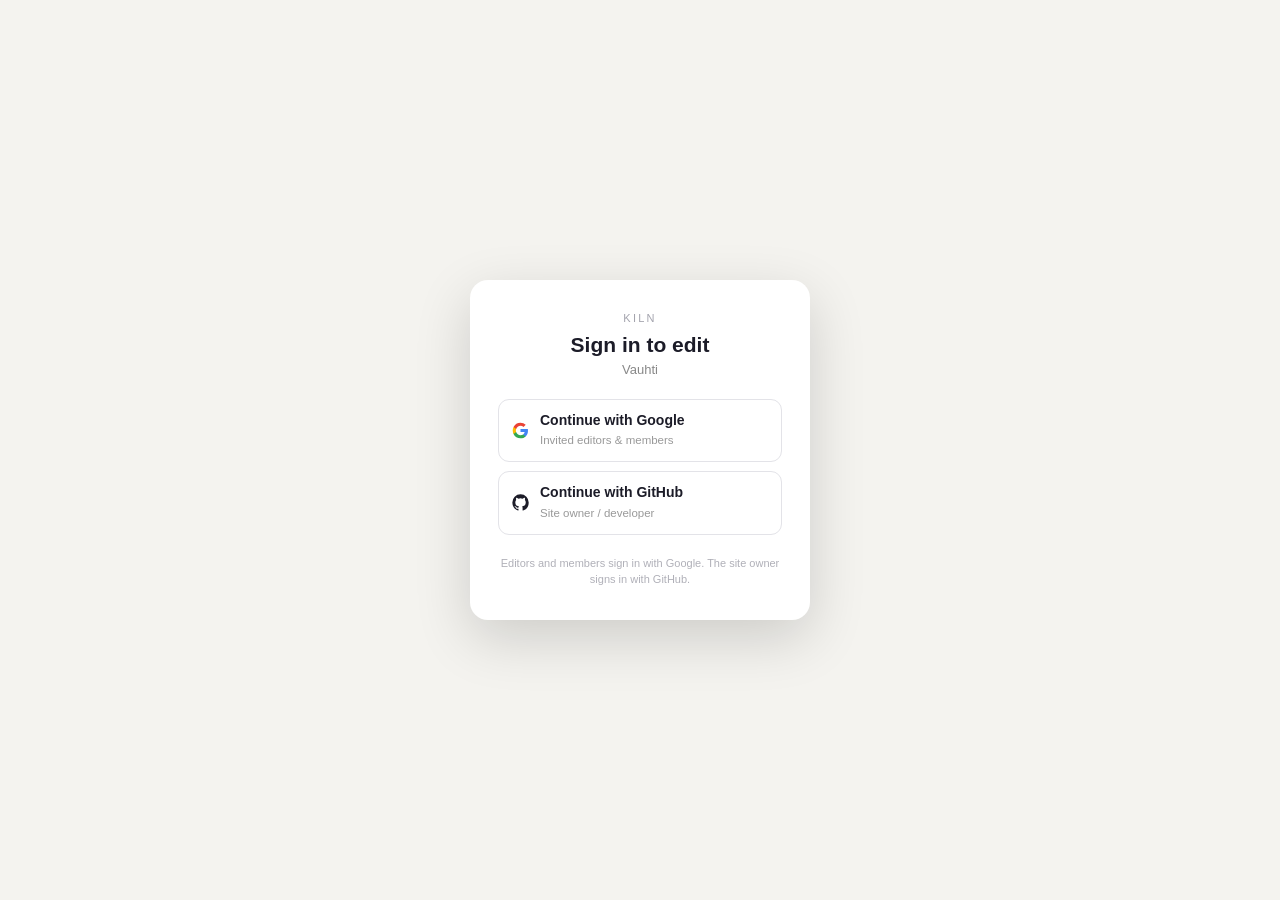
<file: kiln.html>
<!doctype html>
<html lang="en"><head>
<meta charset="utf-8"><meta name="viewport" content="width=device-width, initial-scale=1">
<meta name="robots" content="noindex"><title>Sign in · Kiln</title>
</head><body>
<!-- Kiln entry point. Visiting /kiln shows the sign-in; there is no edit button on the site. -->
<script src="/assets/kiln-config.js"></script>
<script src="/assets/kiln.js" defer></script>
</body></html>
</file>
<file: assets/fonts.css>
/* Bundled fonts so the handoff works offline. */

@font-face {
  font-family: "Familjen Grotesk";
  src: url("fonts/FamiljenGrotesk-400.ttf") format("truetype");
  font-weight: 400;
  font-style: normal;
  font-display: swap;
}
@font-face {
  font-family: "Familjen Grotesk";
  src: url("fonts/FamiljenGrotesk-500.ttf") format("truetype");
  font-weight: 500;
  font-style: normal;
  font-display: swap;
}
@font-face {
  font-family: "Familjen Grotesk";
  src: url("fonts/FamiljenGrotesk-600.ttf") format("truetype");
  font-weight: 600;
  font-style: normal;
  font-display: swap;
}
@font-face {
  font-family: "Familjen Grotesk";
  src: url("fonts/FamiljenGrotesk-700.ttf") format("truetype");
  font-weight: 700;
  font-style: normal;
  font-display: swap;
}

@font-face {
  font-family: "Inter";
  src: url("fonts/Inter-400.ttf") format("truetype");
  font-weight: 400;
  font-style: normal;
  font-display: swap;
}
@font-face {
  font-family: "Inter";
  src: url("fonts/Inter-500.ttf") format("truetype");
  font-weight: 500;
  font-style: normal;
  font-display: swap;
}
@font-face {
  font-family: "Inter";
  src: url("fonts/Inter-600.ttf") format("truetype");
  font-weight: 600;
  font-style: normal;
  font-display: swap;
}
@font-face {
  font-family: "Inter";
  src: url("fonts/Inter-700.ttf") format("truetype");
  font-weight: 700;
  font-style: normal;
  font-display: swap;
}

@font-face {
  font-family: "JetBrains Mono";
  src: url("fonts/JetBrainsMono-400.ttf") format("truetype");
  font-weight: 400;
  font-style: normal;
  font-display: swap;
}
@font-face {
  font-family: "JetBrains Mono";
  src: url("fonts/JetBrainsMono-500.ttf") format("truetype");
  font-weight: 500;
  font-style: normal;
  font-display: swap;
}
@font-face {
  font-family: "JetBrains Mono";
  src: url("fonts/JetBrainsMono-600.ttf") format("truetype");
  font-weight: 600;
  font-style: normal;
  font-display: swap;
}
</file>
<file: assets/tokens.css>
/* ==========================================================================
   VAUHTI — Design tokens
   Single source of truth. Everything below is mirrored as CSS custom
   properties so it can be consumed directly by web, React Native or SwiftUI.
   ========================================================================== */

:root {
  /* ---- Brand ------------------------------------------------ */
  --brand-900: #003D34;
  --brand-800: #005A4C;
  --brand-700: #007A66; /* text-safe on white (4.9:1) */
  --brand-600: #00A38D; /* borders, icons */
  --brand-500: #00C2A8; /* primary accent / fills */
  --brand-300: #7FE3D2;
  --brand-200: #B5F1E7;
  --brand-100: #D8F7F1;
  --brand-50:  #EDFBF8;

  /* ---- Ink (neutrals) --------------------------------------- */
  --ink-950: #060A13;
  --ink-900: #0A1020;
  --ink-800: #121B2E;
  --ink-700: #1E2A40;
  --ink-600: #33415C;
  --ink-500: #4E5C76;
  --ink-400: #6B7891;
  --ink-300: #98A3B5;
  --ink-200: #C7CFDA;
  --ink-100: #E6EAF0;
  --ink-50:  #F4F6F8;

  /* ---- Support ---------------------------------------------- */
  --amber-600: #945500;
  --amber-500: #FFB020;
  --amber-200: #FFD98A;
  --amber-100: #FFF2D6;

  --danger-600: #B42429;
  --danger-500: #E5484D;
  --danger-100: #FDE8E8;

  --success-600: #0F7B4F;
  --success-500: #17A56B;
  --success-100: #E3F7EC;

  --info-600: #1D4ED8;
  --info-100: #E6EDFF;

  /* ---- Semantic surface ------------------------------------- */
  --color-bg: var(--ink-50);
  --color-surface: #FFFFFF;
  --color-surface-alt: var(--ink-50);
  --color-line: var(--ink-100);
  --color-line-strong: var(--ink-200);
  --color-text: var(--ink-900);
  --color-text-secondary: var(--ink-500);
  --color-text-tertiary: var(--ink-400);
  --color-on-dark: #FFFFFF;
  --color-focus: var(--brand-600);

  /* ---- Radii ------------------------------------------------ */
  --radius-xs: 6px;
  --radius-sm: 10px;
  --radius-md: 14px;
  --radius-lg: 20px;
  --radius-xl: 28px;
  --radius-2xl: 36px;
  --radius-pill: 999px;

  /* ---- Elevation -------------------------------------------- */
  --shadow-1: 0 1px 2px rgba(10, 16, 32, .06), 0 1px 3px rgba(10, 16, 32, .04);
  --shadow-2: 0 4px 14px rgba(10, 16, 32, .08);
  --shadow-3: 0 12px 32px rgba(10, 16, 32, .12);
  --shadow-4: 0 28px 64px rgba(10, 16, 32, .20);
  --shadow-brand: 0 10px 28px rgba(0, 194, 168, .28);

  /* ---- Type ------------------------------------------------- */
  --font-display: "Familjen Grotesk", "Space Grotesk", ui-sans-serif, system-ui, -apple-system, "Segoe UI", sans-serif;
  --font-ui: "Inter", ui-sans-serif, system-ui, -apple-system, "Segoe UI", Roboto, sans-serif;
  --font-mono: "JetBrains Mono", ui-monospace, SFMono-Regular, Menlo, monospace;

  --text-display: 34px;   --lh-display: 38px;
  --text-h1: 26px;        --lh-h1: 32px;
  --text-h2: 20px;        --lh-h2: 26px;
  --text-h3: 17px;        --lh-h3: 24px;
  --text-body: 16px;      --lh-body: 24px;
  --text-sm: 14px;        --lh-sm: 20px;
  --text-caption: 12px;   --lh-caption: 16px;
  --text-micro: 11px;     --lh-micro: 14px;

  /* ---- Spacing (4pt base) ----------------------------------- */
  --sp-1: 4px;
  --sp-2: 8px;
  --sp-3: 12px;
  --sp-4: 16px;
  --sp-5: 20px;
  --sp-6: 24px;
  --sp-8: 32px;
  --sp-10: 40px;
  --sp-12: 48px;

  /* ---- Motion ----------------------------------------------- */
  --ease-standard: cubic-bezier(.2, .8, .2, 1);
  --ease-entrance: cubic-bezier(.16, 1, .3, 1);
  --dur-fast: 120ms;
  --dur-base: 220ms;
  --dur-slow: 360ms;
}
</file>
<file: assets/site.css>
/* ==========================================================================
   Vauhti — standalone marketing & booking site
   Uses the shared design tokens and bundled fonts.
   ========================================================================== */

*, *::before, *::after { box-sizing: border-box; }

html { scroll-behavior: smooth; -webkit-text-size-adjust: 100%; }

body {
  margin: 0;
  background: var(--color-bg);
  color: var(--color-text);
  font-family: var(--font-ui);
  font-size: var(--text-body);
  line-height: var(--lh-body);
  -webkit-font-smoothing: antialiased;
  text-rendering: optimizeLegibility;
}

img { display: block; max-width: 100%; height: auto; }
button, input { font: inherit; }
button { cursor: pointer; }
a { color: inherit; }
h1, h2, h3, p { margin: 0; }
h1, h2, h3 { font-family: var(--font-display); font-weight: 600; letter-spacing: -.03em; }

.wrap { width: min(1180px, calc(100% - 2 * clamp(20px, 5vw, 48px))); margin-inline: auto; }

.skip-link {
  position: absolute; left: 16px; top: -64px; z-index: 100;
  background: var(--brand-500); color: var(--ink-900); padding: 10px 16px;
  border-radius: var(--radius-sm); font-weight: 600; text-decoration: none;
  transition: top var(--dur-fast) var(--ease-standard);
}
.skip-link:focus { top: 12px; }

:where(a, button, summary, input):focus-visible {
  outline: 3px solid var(--brand-500);
  outline-offset: 3px;
  border-radius: 6px;
}

.ico { width: 20px; height: 20px; flex: none; }

/* ---- Shared type ------------------------------------------------------- */
.eyebrow {
  display: inline-flex; align-items: center; gap: 8px;
  font-family: var(--font-mono); font-size: 11px; font-weight: 500;
  letter-spacing: .14em; text-transform: uppercase; color: var(--brand-700);
}
.eyebrow::before { content: ""; width: 20px; height: 2px; border-radius: 2px; background: currentColor; opacity: .6; }
.eyebrow.on-dark { color: var(--brand-300); }

.section { padding: clamp(56px, 8vw, 104px) 0; }
.section-head { max-width: 720px; margin-bottom: clamp(28px, 4vw, 48px); }
.section-head.center { margin-inline: auto; text-align: center; }
.section-head h2 {
  font-size: clamp(32px, 4.4vw, 52px); line-height: 1.02; letter-spacing: -.04em;
  margin: 14px 0 14px;
}
.section-head p { color: var(--color-text-secondary); font-size: clamp(15px, 1.5vw, 17px); line-height: 1.65; }

.muted { color: var(--color-text-secondary); }
.tiny { font-size: var(--text-caption); line-height: var(--lh-caption); }

/* ---- Buttons ----------------------------------------------------------- */
.btn {
  display: inline-flex; align-items: center; justify-content: center; gap: 9px;
  min-height: 48px; padding: 0 22px; border: 1px solid transparent;
  border-radius: var(--radius-pill); font-size: 14px; font-weight: 600;
  text-decoration: none; white-space: nowrap;
  transition: transform var(--dur-fast) var(--ease-standard),
              background var(--dur-base) var(--ease-standard),
              border-color var(--dur-base) var(--ease-standard);
}
.btn:active { transform: translateY(1px); }
.btn-primary { background: var(--brand-500); color: var(--ink-900); box-shadow: var(--shadow-brand); }
.btn-primary:hover { background: var(--brand-400, #17d3b9); }
.btn-dark { background: var(--ink-900); color: #fff; }
.btn-dark:hover { background: var(--ink-800); }
.btn-ghost { background: transparent; color: #fff; border-color: rgba(255,255,255,.24); }
.btn-ghost:hover { border-color: rgba(255,255,255,.5); background: rgba(255,255,255,.06); }
.btn-outline { background: #fff; color: var(--ink-900); border-color: var(--color-line-strong); }
.btn-outline:hover { border-color: var(--ink-300); }
.btn-sm { min-height: 40px; padding: 0 16px; font-size: 13px; }
.btn-block { width: 100%; }

/* ---- Header ------------------------------------------------------------ */
.site-header {
  position: sticky; top: 0; z-index: 60;
  background: rgba(8, 13, 25, .88);
  border-bottom: 1px solid rgba(255, 255, 255, .08);
  backdrop-filter: blur(14px);
  color: #fff;
}
.nav { display: flex; align-items: center; gap: 28px; min-height: 72px; }
.brand {
  display: inline-flex; align-items: center; gap: 10px;
  text-decoration: none; font-family: var(--font-display);
  font-size: 24px; font-weight: 600; letter-spacing: -.035em; line-height: 1;
}
.brand-mark { width: 36px; height: 36px; border-radius: 11px; flex: none; }
.brand b { font-weight: 600; }
.brand .dot { color: var(--brand-500); }

.nav-links { display: flex; align-items: center; gap: clamp(14px, 2vw, 26px); margin-left: auto; }
.nav-links a {
  font-size: 14px; color: rgba(255, 255, 255, .68); text-decoration: none;
  padding: 8px 0; border-bottom: 2px solid transparent;
  transition: color var(--dur-fast) var(--ease-standard);
}
.nav-links a:hover { color: #fff; border-bottom-color: var(--brand-500); }
.nav-right { display: flex; align-items: center; gap: 16px; }
.nav-login { font-size: 14px; color: rgba(255,255,255,.72); text-decoration: none; }
.nav-login:hover { color: #fff; }
.nav-toggle {
  display: none; margin-left: auto; width: 44px; height: 44px;
  align-items: center; justify-content: center; border: 1px solid rgba(255,255,255,.18);
  background: transparent; border-radius: 12px; color: #fff;
}

/* ---- Hero -------------------------------------------------------------- */
.hero {
  position: relative; overflow: hidden; color: #fff; background: var(--ink-950);
  padding: clamp(48px, 6vw, 84px) 0 clamp(52px, 7vw, 92px);
}
.hero::before {
  content: ""; position: absolute; width: 900px; height: 900px; right: -260px; top: -420px;
  background: radial-gradient(circle, rgba(0,194,168,.28), rgba(0,194,168,0) 66%);
  pointer-events: none;
}
.hero::after {
  content: ""; position: absolute; width: 620px; height: 620px; left: -300px; bottom: -400px;
  background: radial-gradient(circle, rgba(0,194,168,.12), rgba(0,194,168,0) 68%);
  pointer-events: none;
}
.hero-grid {
  position: relative; z-index: 1;
  display: grid; grid-template-columns: minmax(0, 1.08fr) minmax(0, .92fr);
  gap: clamp(32px, 5vw, 72px); align-items: center;
}
.hero h1 {
  font-size: clamp(46px, 6.4vw, 78px); line-height: .96; letter-spacing: -.05em;
  margin: 18px 0 20px;
}
.hero h1 em { font-style: normal; color: var(--brand-500); }
.hero-sub { color: rgba(255, 255, 255, .66); font-size: clamp(16px, 1.6vw, 18px); line-height: 1.65; max-width: 520px; }
.hero-actions { display: flex; flex-wrap: wrap; gap: 12px; margin-top: 28px; }

.hero-stats {
  display: flex; flex-wrap: wrap; gap: clamp(18px, 3vw, 36px);
  margin-top: clamp(28px, 4vw, 44px); padding-top: 24px;
  border-top: 1px solid rgba(255,255,255,.1);
}
.hero-stats b { display: block; font-family: var(--font-display); font-size: 24px; letter-spacing: -.02em; }
.hero-stats span { font-size: 12px; color: rgba(255,255,255,.5); }

/* ---- Booking card ------------------------------------------------------ */
.book-card {
  position: relative; z-index: 2;
  background: #fff; color: var(--ink-900);
  border-radius: var(--radius-xl); padding: clamp(20px, 3vw, 26px);
  box-shadow: 0 32px 80px rgba(0, 0, 0, .38);
}
.book-head { display: flex; align-items: center; justify-content: space-between; gap: 12px; margin-bottom: 16px; }
.book-head h2 { font-size: 22px; letter-spacing: -.025em; }
.book-badge {
  display: inline-flex; align-items: center; gap: 6px;
  background: var(--brand-50); color: var(--brand-800);
  border: 1px solid var(--brand-100); border-radius: var(--radius-pill);
  padding: 5px 10px; font-size: 11px; font-weight: 600; white-space: nowrap;
}
.field {
  display: flex; align-items: center; gap: 10px; min-height: 50px;
  padding: 0 14px; border: 1px solid var(--color-line-strong);
  border-radius: var(--radius-md); background: #fff;
}
.field + .field { margin-top: 10px; }
.field:focus-within { border-color: var(--brand-600); box-shadow: 0 0 0 3px rgba(0,194,168,.14); }
.field .dot { width: 9px; height: 9px; border-radius: 50%; background: var(--ink-900); flex: none; }
.field .dot.end { background: var(--brand-500); border-radius: 2px; }
.field input { border: 0; outline: 0; background: transparent; width: 100%; font-size: 14px; color: var(--ink-900); }
.field input::placeholder { color: var(--ink-400); }

.ride-list { margin: 16px 0 4px; border-top: 1px solid var(--color-line); }
.ride-option {
  width: 100%; display: flex; align-items: center; gap: 12px;
  padding: 13px 2px; border: 0; border-bottom: 1px solid var(--color-line);
  background: transparent; text-align: left; color: inherit;
}
.ride-option .veh {
  width: 42px; height: 42px; border-radius: 12px; background: var(--ink-50);
  display: grid; place-items: center; color: var(--ink-800); flex: none;
  transition: background var(--dur-fast) var(--ease-standard);
}
.ride-option .grow { flex: 1; min-width: 0; }
.ride-option .name { font-size: 13px; font-weight: 600; display: block; }
.ride-option .meta { font-size: 11.5px; color: var(--color-text-tertiary); display: block; margin-top: 1px; }
.ride-option .price { text-align: right; flex: none; }
.ride-option .price b { display: block; font-family: var(--font-mono); font-size: 13px; font-weight: 600; }
.ride-option .price span { font-size: 10.5px; color: var(--color-text-tertiary); }
.ride-option[aria-pressed="true"] .veh { background: var(--brand-100); color: var(--brand-800); }
.ride-option[aria-pressed="true"] .name::after {
  content: "Nopein"; display: inline-block; margin-left: 7px; padding: 2px 7px;
  border-radius: 999px; background: var(--brand-50); color: var(--brand-800);
  font-size: 9.5px; font-weight: 700; letter-spacing: .02em; vertical-align: 1px;
}
.book-pay { display: flex; align-items: center; justify-content: space-between; padding: 14px 2px; font-size: 12.5px; }
.book-pay .pay-left { display: flex; align-items: center; gap: 8px; color: var(--ink-700); }
.book-pay .link { color: var(--brand-700); font-weight: 600; text-decoration: none; }

/* ---- Phone mockups ----------------------------------------------------- */
.phone {
  position: relative; width: 100%; max-width: 300px; margin-inline: auto;
  padding: 8px; border-radius: 42px; background: #05070c;
  border: 1px solid rgba(255, 255, 255, .12);
  box-shadow: 0 30px 70px rgba(0, 0, 0, .35), inset 0 0 0 1px rgba(255,255,255,.04);
}
.phone img { width: 100%; border-radius: 34px; display: block; }

.shot-grid { display: grid; gap: clamp(18px, 3vw, 30px); }
.shot-item { margin: 0; text-align: center; }
.shot-item figcaption { margin-top: 16px; font-size: 13px; color: var(--color-text-secondary); }
.shot-item figcaption b { display: block; color: var(--color-text); font-weight: 600; margin-bottom: 2px; }
.shot-item .phone { max-width: 240px; transition: transform var(--dur-slow) var(--ease-standard); }
.shot-item .phone:hover { transform: translateY(-6px); }

/* ---- Trust strip ------------------------------------------------------- */
.trust-strip { background: #fff; border-bottom: 1px solid var(--color-line); }
.trust-grid { display: grid; grid-template-columns: repeat(4, 1fr); gap: 0; }
.trust-item { padding: 26px 24px; border-left: 1px solid var(--color-line); }
.trust-item:first-child { border-left: 0; padding-left: 0; }
.trust-item b { display: block; font-family: var(--font-display); font-size: 22px; letter-spacing: -.02em; }
.trust-item span { display: block; margin-top: 2px; font-size: 12px; color: var(--color-text-tertiary); }

/* ---- Steps ------------------------------------------------------------- */
.steps { display: grid; grid-template-columns: repeat(3, 1fr); gap: clamp(18px, 3vw, 28px); }
.step {
  background: #fff; border: 1px solid var(--color-line); border-radius: var(--radius-xl);
  padding: clamp(22px, 3vw, 30px);
}
.step .num {
  display: inline-grid; place-items: center; width: 40px; height: 40px;
  border-radius: 12px; background: var(--ink-900); color: var(--brand-300);
  font-family: var(--font-mono); font-size: 13px; font-weight: 600;
}
.step h3 { font-size: 20px; margin: 18px 0 8px; }
.step p { color: var(--color-text-secondary); font-size: 14px; line-height: 1.65; }

/* ---- Ride classes ------------------------------------------------------ */
.classes { display: grid; grid-template-columns: repeat(4, 1fr); gap: 16px; }
.class-card {
  background: #fff; border: 1px solid var(--color-line); border-radius: var(--radius-lg);
  padding: 22px; display: flex; flex-direction: column; min-height: 210px;
  transition: border-color var(--dur-base) var(--ease-standard), transform var(--dur-base) var(--ease-standard);
}
.class-card:hover { border-color: var(--brand-300); transform: translateY(-3px); }
.class-card .veh {
  width: 52px; height: 52px; border-radius: 15px; display: grid; place-items: center;
  background: var(--ink-50); color: var(--ink-900); margin-bottom: 16px;
}
.class-card.highlight .veh { background: var(--brand-50); color: var(--brand-800); }
.class-card h3 { font-size: 19px; }
.class-card p { color: var(--color-text-secondary); font-size: 13px; line-height: 1.6; margin: 6px 0 18px; }
.class-card .price { margin-top: auto; display: flex; align-items: baseline; justify-content: space-between; gap: 8px; }
.class-card .price b { font-family: var(--font-mono); font-size: 18px; }
.class-card .price span { font-size: 11px; color: var(--color-text-tertiary); }
.tag {
  align-self: flex-start; margin-bottom: 12px; padding: 4px 9px;
  border-radius: 999px; background: var(--brand-50); color: var(--brand-800);
  font-size: 10px; font-weight: 700; letter-spacing: .04em; text-transform: uppercase;
}

/* ---- App showcase ------------------------------------------------------ */
.showcase { background: var(--ink-950); color: #fff; position: relative; overflow: hidden; }
.showcase::before {
  content: ""; position: absolute; width: 760px; height: 760px; right: -300px; top: -260px;
  background: radial-gradient(circle, rgba(0,194,168,.18), rgba(0,194,168,0) 68%);
}
.showcase .section-head p { color: rgba(255,255,255,.62); }
.showcase .eyebrow { color: var(--brand-300); }
.showcase .shot-grid { position: relative; grid-template-columns: repeat(4, 1fr); align-items: end; }
.showcase .shot-item figcaption { color: rgba(255,255,255,.56); }
.showcase .shot-item figcaption b { color: #fff; }
.showcase .phone { border-color: rgba(255,255,255,.16); }
.showcase-cta { display: flex; flex-wrap: wrap; gap: 12px; justify-content: center; margin-top: 40px; }

/* ---- Safety ------------------------------------------------------------ */
.safety-grid { display: grid; grid-template-columns: 1.05fr .95fr; gap: clamp(32px, 5vw, 64px); align-items: center; }
.safety-list { display: grid; gap: 14px; }
.safety-item {
  display: flex; gap: 16px; padding: 20px; background: #fff;
  border: 1px solid var(--color-line); border-radius: var(--radius-lg);
}
.safety-item .lead {
  width: 44px; height: 44px; border-radius: 12px; flex: none;
  display: grid; place-items: center; background: var(--brand-50); color: var(--brand-800);
}
.safety-item h3 { font-size: 17px; margin-bottom: 4px; }
.safety-item p { color: var(--color-text-secondary); font-size: 13.5px; line-height: 1.6; }
.safety-media { display: flex; justify-content: center; }
.safety-media .phone { max-width: 270px; }

/* ---- Driver ------------------------------------------------------------ */
.driver { background: var(--ink-900); color: #fff; position: relative; overflow: hidden; }
.driver::before {
  content: ""; position: absolute; width: 800px; height: 800px; left: -380px; bottom: -420px;
  background: radial-gradient(circle, rgba(0,194,168,.2), rgba(0,194,168,0) 68%);
}
.driver-grid { position: relative; display: grid; grid-template-columns: 1.05fr .95fr; gap: clamp(32px, 5vw, 72px); align-items: center; }
.driver h2 { font-size: clamp(34px, 4.6vw, 54px); line-height: 1.02; letter-spacing: -.04em; margin: 14px 0 16px; }
.driver .lead { color: rgba(255,255,255,.66); font-size: 16px; line-height: 1.65; max-width: 520px; }
.driver-stats { display: grid; grid-template-columns: repeat(3, 1fr); gap: 12px; margin: 26px 0; }
.driver-stat { padding: 16px; border-radius: var(--radius-md); background: rgba(255,255,255,.06); border: 1px solid rgba(255,255,255,.09); }
.driver-stat b { display: block; font-family: var(--font-display); font-size: 22px; letter-spacing: -.02em; }
.driver-stat span { display: block; font-size: 11px; color: rgba(255,255,255,.5); margin-top: 2px; }
.benefits { list-style: none; padding: 0; margin: 0 0 28px; display: grid; gap: 11px; }
.benefits li { display: flex; align-items: flex-start; gap: 10px; font-size: 14px; color: rgba(255,255,255,.78); }
.benefits .ico { color: var(--brand-500); margin-top: 2px; }
.driver-media { display: flex; justify-content: center; position: relative; }
.driver-media .phone { max-width: 280px; }
.driver-phone-back {
  position: absolute; right: -2%; top: -9%; width: 180px; max-width: 180px;
  transform: rotate(5deg); opacity: .92; z-index: 1;
}
.driver-media > .phone:not(.driver-phone-back) { position: relative; z-index: 2; }
.driver-float {
  position: absolute; left: -6%; bottom: 12%; z-index: 3;
  background: #fff; color: var(--ink-900); border-radius: 16px; padding: 12px 15px;
  box-shadow: var(--shadow-3); display: flex; align-items: center; gap: 10px;
}
.driver-float b { display: block; font-family: var(--font-mono); font-size: 15px; }
.driver-float span { display: block; font-size: 10.5px; color: var(--color-text-tertiary); }
.driver-note { margin-top: 16px; font-size: 11px; color: rgba(255,255,255,.42); }

/* ---- Driver app showcase ---------------------------------------------- */
.driver-app { background: #fff; }
.driver-shots { grid-template-columns: repeat(4, 1fr); align-items: end; }
.driver-shots .phone { max-width: 230px; }
.driver-app .showcase-cta { margin-top: 40px; }
.driver-app .btn-outline { background: #fff; }

/* ---- Business band ----------------------------------------------------- */
.business { background: var(--brand-50); border-block: 1px solid var(--brand-100); }
.business .wrap { display: flex; align-items: center; justify-content: space-between; gap: 28px; flex-wrap: wrap; padding-block: clamp(28px, 4vw, 44px); }
.business h2 { font-size: clamp(24px, 3vw, 34px); letter-spacing: -.03em; }
.business p { color: var(--color-text-secondary); font-size: 14px; margin-top: 6px; max-width: 620px; }

/* ---- FAQ --------------------------------------------------------------- */
.faq { max-width: 820px; margin-inline: auto; }
.faq details {
  background: #fff; border: 1px solid var(--color-line); border-radius: var(--radius-md);
  padding: 0 20px; margin-bottom: 10px;
}
.faq details[open] { border-color: var(--brand-200); }
.faq summary {
  list-style: none; cursor: pointer; padding: 18px 0;
  display: flex; align-items: center; justify-content: space-between; gap: 16px;
  font-size: 15px; font-weight: 600;
}
.faq summary::-webkit-details-marker { display: none; }
.faq summary::after {
  content: "+"; font-family: var(--font-display); font-size: 24px; font-weight: 400;
  color: var(--brand-700); line-height: 1; flex: none;
}
.faq details[open] summary::after { content: "−"; }
.faq details p { padding: 0 0 18px; color: var(--color-text-secondary); font-size: 14px; line-height: 1.7; max-width: 680px; }

/* ---- Download ---------------------------------------------------------- */
.download { background: var(--ink-950); color: #fff; position: relative; overflow: hidden; }
.download::before {
  content: ""; position: absolute; inset: auto -10% -60% 40%; height: 520px;
  background: radial-gradient(ellipse, rgba(0,194,168,.22), rgba(0,194,168,0) 68%);
}
.download-grid { position: relative; display: grid; grid-template-columns: 1.1fr .9fr; gap: clamp(28px, 5vw, 64px); align-items: center; }
.download h2 { font-size: clamp(34px, 4.6vw, 54px); line-height: 1.02; letter-spacing: -.04em; margin: 14px 0 14px; }
.download p { color: rgba(255,255,255,.64); font-size: 16px; line-height: 1.65; max-width: 480px; }
.store-buttons { display: flex; flex-wrap: wrap; gap: 12px; margin-top: 26px; }
.store-btn {
  display: inline-flex; align-items: center; gap: 10px; min-height: 52px; padding: 0 20px;
  border-radius: 14px; border: 1px solid rgba(255,255,255,.24); color: #fff;
  text-decoration: none; background: rgba(255,255,255,.06);
}
.store-btn:hover { background: rgba(255,255,255,.12); }
.store-btn .ico { width: 22px; height: 22px; }
.store-btn b { display: block; font-size: 14px; line-height: 1.2; }
.store-btn span { display: block; font-size: 10px; color: rgba(255,255,255,.56); }
.download-media { display: flex; justify-content: center; }
.download-media .phone { max-width: 260px; transform: rotate(2deg); }

/* ---- Footer ------------------------------------------------------------ */
.site-footer { background: var(--ink-950); color: rgba(255,255,255,.62); border-top: 1px solid rgba(255,255,255,.08); }
.footer-grid {
  display: grid; grid-template-columns: 1.4fr repeat(3, .8fr); gap: clamp(24px, 4vw, 48px);
  padding: clamp(40px, 5vw, 64px) 0 32px;
}
.footer-brand .brand { color: #fff; margin-bottom: 12px; }
.footer-brand p { font-size: 13px; line-height: 1.7; max-width: 300px; }
.footer-col h3 { font-family: var(--font-ui); font-size: 11px; font-weight: 700; letter-spacing: .12em; text-transform: uppercase; color: rgba(255,255,255,.42); margin-bottom: 14px; }
.footer-col a { display: block; font-size: 13px; color: rgba(255,255,255,.66); text-decoration: none; padding: 5px 0; }
.footer-col a:hover { color: #fff; }
.footer-bottom {
  display: flex; align-items: center; justify-content: space-between; gap: 16px; flex-wrap: wrap;
  padding: 22px 0 28px; border-top: 1px solid rgba(255,255,255,.08); font-size: 11.5px;
}
.lang { display: inline-flex; gap: 4px; }
.lang button {
  border: 1px solid rgba(255,255,255,.16); background: transparent; color: rgba(255,255,255,.6);
  border-radius: 999px; padding: 5px 10px; font-size: 11px;
}
.lang button[aria-pressed="true"] { background: #fff; color: var(--ink-900); border-color: #fff; font-weight: 600; }

/* ---- Responsive -------------------------------------------------------- */
@media (max-width: 1020px) {
  .nav-links, .nav-right { display: none; }
  .nav-toggle { display: inline-flex; }
  .site-header[data-open="true"] .nav-links,
  .site-header[data-open="true"] .nav-right {
    display: flex; position: absolute; left: 0; right: 0; top: 72px;
    flex-direction: column; align-items: flex-start; gap: 4px;
    background: var(--ink-950); padding: 16px clamp(20px, 5vw, 48px) 24px;
    border-bottom: 1px solid rgba(255,255,255,.1);
  }
  .site-header[data-open="true"] .nav-links { margin-left: 0; }
  .site-header[data-open="true"] .nav-links a { padding: 12px 0; width: 100%; border-bottom: 1px solid rgba(255,255,255,.07); }
  .site-header[data-open="true"] .nav-right { top: auto; position: static; padding-top: 16px; }
  .hero-grid, .safety-grid, .driver-grid, .download-grid { grid-template-columns: 1fr; }
  .hero-grid { gap: 40px; }
  .book-card { max-width: 520px; }
  .hero-stats { max-width: 520px; }
  .showcase .shot-grid { grid-template-columns: repeat(2, 1fr); }
  .driver-shots { grid-template-columns: repeat(2, 1fr); }
  .trust-grid { grid-template-columns: repeat(2, 1fr); }
  .trust-item:nth-child(3) { border-left: 0; padding-left: 0; }
  .trust-item:nth-child(n+3) { border-top: 1px solid var(--color-line); }
  .classes { grid-template-columns: repeat(2, 1fr); }
  .driver-media { order: -1; }
  .driver-phone-back { display: none; }
  .download-media { order: -1; }
  .footer-grid { grid-template-columns: 1fr 1fr; }
}

@media (max-width: 680px) {
  .steps, .classes, .showcase .shot-grid { grid-template-columns: 1fr; }
  .trust-grid { grid-template-columns: 1fr 1fr; }
  .trust-item { padding: 20px 16px; }
  .hero { padding-top: 40px; }
  .hero h1 { font-size: clamp(40px, 12vw, 56px); }
  .hero-actions .btn { flex: 1 1 auto; }
  .showcase .shot-grid { gap: 30px; }
  .driver-stats { grid-template-columns: 1fr; }
  .driver-float { left: 0; }
  .footer-grid { grid-template-columns: 1fr; }
  .footer-bottom { justify-content: flex-start; }
}

@media (prefers-reduced-motion: reduce) {
  html { scroll-behavior: auto; }
  *, *::before, *::after { transition-duration: 1ms !important; animation-duration: 1ms !important; }
}


/* ---- Language switcher (links) ----------------------------------------- */
.lang { display: inline-flex; gap: 4px; }
.lang a, .lang button {
  border: 1px solid rgba(255,255,255,.16); background: transparent; color: rgba(255,255,255,.6);
  border-radius: 999px; padding: 5px 10px; font-size: 11px; text-decoration: none;
}
.lang a[aria-current="true"] { background: #fff; color: var(--ink-900); border-color: #fff; font-weight: 600; }
.lang-switch { display: inline-flex; gap: 2px; padding: 3px; border-radius: 999px; background: rgba(255,255,255,.06); border: 1px solid rgba(255,255,255,.12); }
.lang-switch a {
  padding: 5px 9px; border-radius: 999px; font-size: 11px; font-weight: 700;
  letter-spacing: .06em; color: rgba(255,255,255,.66); text-decoration: none;
}
.lang-switch a:hover { color: #fff; }
.lang-switch a[aria-current="true"] { background: #fff; color: var(--ink-900); }

/* Selected-ride badge follows the page language. */
html[lang="en"] .ride-option[aria-pressed="true"] .name::after { content: "Fastest"; }
html[lang="it"] .ride-option[aria-pressed="true"] .name::after { content: "Più veloce"; }
html[lang="sv"] .ride-option[aria-pressed="true"] .name::after { content: "Snabbast"; }
</file>
<file: v2/assets/fonts.css>
/* Bundled fonts so the handoff works offline. */

@font-face {
  font-family: "Familjen Grotesk";
  src: url("fonts/FamiljenGrotesk-400.ttf") format("truetype");
  font-weight: 400;
  font-style: normal;
  font-display: swap;
}
@font-face {
  font-family: "Familjen Grotesk";
  src: url("fonts/FamiljenGrotesk-500.ttf") format("truetype");
  font-weight: 500;
  font-style: normal;
  font-display: swap;
}
@font-face {
  font-family: "Familjen Grotesk";
  src: url("fonts/FamiljenGrotesk-600.ttf") format("truetype");
  font-weight: 600;
  font-style: normal;
  font-display: swap;
}
@font-face {
  font-family: "Familjen Grotesk";
  src: url("fonts/FamiljenGrotesk-700.ttf") format("truetype");
  font-weight: 700;
  font-style: normal;
  font-display: swap;
}

@font-face {
  font-family: "Inter";
  src: url("fonts/Inter-400.ttf") format("truetype");
  font-weight: 400;
  font-style: normal;
  font-display: swap;
}
@font-face {
  font-family: "Inter";
  src: url("fonts/Inter-500.ttf") format("truetype");
  font-weight: 500;
  font-style: normal;
  font-display: swap;
}
@font-face {
  font-family: "Inter";
  src: url("fonts/Inter-600.ttf") format("truetype");
  font-weight: 600;
  font-style: normal;
  font-display: swap;
}
@font-face {
  font-family: "Inter";
  src: url("fonts/Inter-700.ttf") format("truetype");
  font-weight: 700;
  font-style: normal;
  font-display: swap;
}

@font-face {
  font-family: "JetBrains Mono";
  src: url("fonts/JetBrainsMono-400.ttf") format("truetype");
  font-weight: 400;
  font-style: normal;
  font-display: swap;
}
@font-face {
  font-family: "JetBrains Mono";
  src: url("fonts/JetBrainsMono-500.ttf") format("truetype");
  font-weight: 500;
  font-style: normal;
  font-display: swap;
}
@font-face {
  font-family: "JetBrains Mono";
  src: url("fonts/JetBrainsMono-600.ttf") format("truetype");
  font-weight: 600;
  font-style: normal;
  font-display: swap;
}
</file>
<file: v2/assets/tokens.css>
/* ==========================================================================
   VAUHTI — Design tokens
   Single source of truth. Everything below is mirrored as CSS custom
   properties so it can be consumed directly by web, React Native or SwiftUI.
   ========================================================================== */

:root {
  /* ---- Brand ------------------------------------------------ */
  --brand-900: #003D34;
  --brand-800: #005A4C;
  --brand-700: #007A66; /* text-safe on white (4.9:1) */
  --brand-600: #00A38D; /* borders, icons */
  --brand-500: #00C2A8; /* primary accent / fills */
  --brand-300: #7FE3D2;
  --brand-200: #B5F1E7;
  --brand-100: #D8F7F1;
  --brand-50:  #EDFBF8;

  /* ---- Ink (neutrals) --------------------------------------- */
  --ink-950: #060A13;
  --ink-900: #0A1020;
  --ink-800: #121B2E;
  --ink-700: #1E2A40;
  --ink-600: #33415C;
  --ink-500: #4E5C76;
  --ink-400: #6B7891;
  --ink-300: #98A3B5;
  --ink-200: #C7CFDA;
  --ink-100: #E6EAF0;
  --ink-50:  #F4F6F8;

  /* ---- Support ---------------------------------------------- */
  --amber-600: #945500;
  --amber-500: #FFB020;
  --amber-200: #FFD98A;
  --amber-100: #FFF2D6;

  --danger-600: #B42429;
  --danger-500: #E5484D;
  --danger-100: #FDE8E8;

  --success-600: #0F7B4F;
  --success-500: #17A56B;
  --success-100: #E3F7EC;

  --info-600: #1D4ED8;
  --info-100: #E6EDFF;

  /* ---- Semantic surface ------------------------------------- */
  --color-bg: var(--ink-50);
  --color-surface: #FFFFFF;
  --color-surface-alt: var(--ink-50);
  --color-line: var(--ink-100);
  --color-line-strong: var(--ink-200);
  --color-text: var(--ink-900);
  --color-text-secondary: var(--ink-500);
  --color-text-tertiary: var(--ink-400);
  --color-on-dark: #FFFFFF;
  --color-focus: var(--brand-600);

  /* ---- Radii ------------------------------------------------ */
  --radius-xs: 6px;
  --radius-sm: 10px;
  --radius-md: 14px;
  --radius-lg: 20px;
  --radius-xl: 28px;
  --radius-2xl: 36px;
  --radius-pill: 999px;

  /* ---- Elevation -------------------------------------------- */
  --shadow-1: 0 1px 2px rgba(10, 16, 32, .06), 0 1px 3px rgba(10, 16, 32, .04);
  --shadow-2: 0 4px 14px rgba(10, 16, 32, .08);
  --shadow-3: 0 12px 32px rgba(10, 16, 32, .12);
  --shadow-4: 0 28px 64px rgba(10, 16, 32, .20);
  --shadow-brand: 0 10px 28px rgba(0, 194, 168, .28);

  /* ---- Type ------------------------------------------------- */
  --font-display: "Familjen Grotesk", "Space Grotesk", ui-sans-serif, system-ui, -apple-system, "Segoe UI", sans-serif;
  --font-ui: "Inter", ui-sans-serif, system-ui, -apple-system, "Segoe UI", Roboto, sans-serif;
  --font-mono: "JetBrains Mono", ui-monospace, SFMono-Regular, Menlo, monospace;

  --text-display: 34px;   --lh-display: 38px;
  --text-h1: 26px;        --lh-h1: 32px;
  --text-h2: 20px;        --lh-h2: 26px;
  --text-h3: 17px;        --lh-h3: 24px;
  --text-body: 16px;      --lh-body: 24px;
  --text-sm: 14px;        --lh-sm: 20px;
  --text-caption: 12px;   --lh-caption: 16px;
  --text-micro: 11px;     --lh-micro: 14px;

  /* ---- Spacing (4pt base) ----------------------------------- */
  --sp-1: 4px;
  --sp-2: 8px;
  --sp-3: 12px;
  --sp-4: 16px;
  --sp-5: 20px;
  --sp-6: 24px;
  --sp-8: 32px;
  --sp-10: 40px;
  --sp-12: 48px;

  /* ---- Motion ----------------------------------------------- */
  --ease-standard: cubic-bezier(.2, .8, .2, 1);
  --ease-entrance: cubic-bezier(.16, 1, .3, 1);
  --dur-fast: 120ms;
  --dur-base: 220ms;
  --dur-slow: 360ms;
}
</file>
<file: v2/assets/site.css>
/* ==========================================================================
   Vauhti — standalone marketing & booking site
   Uses the shared design tokens and bundled fonts.
   ========================================================================== */

*, *::before, *::after { box-sizing: border-box; }

html { scroll-behavior: smooth; -webkit-text-size-adjust: 100%; }

body {
  margin: 0;
  background: var(--color-bg);
  color: var(--color-text);
  font-family: var(--font-ui);
  font-size: var(--text-body);
  line-height: var(--lh-body);
  -webkit-font-smoothing: antialiased;
  text-rendering: optimizeLegibility;
}

img { display: block; max-width: 100%; height: auto; }
button, input { font: inherit; }
button { cursor: pointer; }
a { color: inherit; }
h1, h2, h3, p { margin: 0; }
h1, h2, h3 { font-family: var(--font-display); font-weight: 600; letter-spacing: -.03em; }

.wrap { width: min(1180px, calc(100% - 2 * clamp(20px, 5vw, 48px))); margin-inline: auto; }

.skip-link {
  position: absolute; left: 16px; top: -64px; z-index: 100;
  background: var(--brand-500); color: var(--ink-900); padding: 10px 16px;
  border-radius: var(--radius-sm); font-weight: 600; text-decoration: none;
  transition: top var(--dur-fast) var(--ease-standard);
}
.skip-link:focus { top: 12px; }

:where(a, button, summary, input):focus-visible {
  outline: 3px solid var(--brand-500);
  outline-offset: 3px;
  border-radius: 6px;
}

.ico { width: 20px; height: 20px; flex: none; }

/* ---- Shared type ------------------------------------------------------- */
.eyebrow {
  display: inline-flex; align-items: center; gap: 8px;
  font-family: var(--font-mono); font-size: 11px; font-weight: 500;
  letter-spacing: .14em; text-transform: uppercase; color: var(--brand-700);
}
.eyebrow::before { content: ""; width: 20px; height: 2px; border-radius: 2px; background: currentColor; opacity: .6; }
.eyebrow.on-dark { color: var(--brand-300); }

.section { padding: clamp(56px, 8vw, 104px) 0; }
.section-head { max-width: 720px; margin-bottom: clamp(28px, 4vw, 48px); }
.section-head.center { margin-inline: auto; text-align: center; }
.section-head h2 {
  font-size: clamp(32px, 4.4vw, 52px); line-height: 1.02; letter-spacing: -.04em;
  margin: 14px 0 14px;
}
.section-head p { color: var(--color-text-secondary); font-size: clamp(15px, 1.5vw, 17px); line-height: 1.65; }

.muted { color: var(--color-text-secondary); }
.tiny { font-size: var(--text-caption); line-height: var(--lh-caption); }

/* ---- Buttons ----------------------------------------------------------- */
.btn {
  display: inline-flex; align-items: center; justify-content: center; gap: 9px;
  min-height: 48px; padding: 0 22px; border: 1px solid transparent;
  border-radius: var(--radius-pill); font-size: 14px; font-weight: 600;
  text-decoration: none; white-space: nowrap;
  transition: transform var(--dur-fast) var(--ease-standard),
              background var(--dur-base) var(--ease-standard),
              border-color var(--dur-base) var(--ease-standard);
}
.btn:active { transform: translateY(1px); }
.btn-primary { background: var(--brand-500); color: var(--ink-900); box-shadow: var(--shadow-brand); }
.btn-primary:hover { background: var(--brand-400, #17d3b9); }
.btn-dark { background: var(--ink-900); color: #fff; }
.btn-dark:hover { background: var(--ink-800); }
.btn-ghost { background: transparent; color: #fff; border-color: rgba(255,255,255,.24); }
.btn-ghost:hover { border-color: rgba(255,255,255,.5); background: rgba(255,255,255,.06); }
.btn-outline { background: #fff; color: var(--ink-900); border-color: var(--color-line-strong); }
.btn-outline:hover { border-color: var(--ink-300); }
.btn-sm { min-height: 40px; padding: 0 16px; font-size: 13px; }
.btn-block { width: 100%; }

/* ---- Header ------------------------------------------------------------ */
.site-header {
  position: sticky; top: 0; z-index: 60;
  background: rgba(8, 13, 25, .88);
  border-bottom: 1px solid rgba(255, 255, 255, .08);
  backdrop-filter: blur(14px);
  color: #fff;
}
.nav { display: flex; align-items: center; gap: 28px; min-height: 72px; }
.brand {
  display: inline-flex; align-items: center; gap: 10px;
  text-decoration: none; font-family: var(--font-display);
  font-size: 24px; font-weight: 600; letter-spacing: -.035em; line-height: 1;
}
.brand-mark { width: 36px; height: 36px; border-radius: 11px; flex: none; }
.brand b { font-weight: 600; }
.brand .dot { color: var(--brand-500); }

.nav-links { display: flex; align-items: center; gap: clamp(14px, 2vw, 26px); margin-left: auto; }
.nav-links a {
  font-size: 14px; color: rgba(255, 255, 255, .68); text-decoration: none;
  padding: 8px 0; border-bottom: 2px solid transparent;
  transition: color var(--dur-fast) var(--ease-standard);
}
.nav-links a:hover { color: #fff; border-bottom-color: var(--brand-500); }
.nav-right { display: flex; align-items: center; gap: 16px; }
.nav-login { font-size: 14px; color: rgba(255,255,255,.72); text-decoration: none; }
.nav-login:hover { color: #fff; }
.nav-toggle {
  display: none; margin-left: auto; width: 44px; height: 44px;
  align-items: center; justify-content: center; border: 1px solid rgba(255,255,255,.18);
  background: transparent; border-radius: 12px; color: #fff;
}

/* ---- Hero -------------------------------------------------------------- */
.hero {
  position: relative; overflow: hidden; color: #fff; background: var(--ink-950);
  padding: clamp(48px, 6vw, 84px) 0 clamp(52px, 7vw, 92px);
}
.hero::before {
  content: ""; position: absolute; width: 900px; height: 900px; right: -260px; top: -420px;
  background: radial-gradient(circle, rgba(0,194,168,.28), rgba(0,194,168,0) 66%);
  pointer-events: none;
}
.hero::after {
  content: ""; position: absolute; width: 620px; height: 620px; left: -300px; bottom: -400px;
  background: radial-gradient(circle, rgba(0,194,168,.12), rgba(0,194,168,0) 68%);
  pointer-events: none;
}
.hero-grid {
  position: relative; z-index: 1;
  display: grid; grid-template-columns: minmax(0, 1.08fr) minmax(0, .92fr);
  gap: clamp(32px, 5vw, 72px); align-items: center;
}
.hero h1 {
  font-size: clamp(46px, 6.4vw, 78px); line-height: .96; letter-spacing: -.05em;
  margin: 18px 0 20px;
}
.hero h1 em { font-style: normal; color: var(--brand-500); }
.hero-sub { color: rgba(255, 255, 255, .66); font-size: clamp(16px, 1.6vw, 18px); line-height: 1.65; max-width: 520px; }
.hero-actions { display: flex; flex-wrap: wrap; gap: 12px; margin-top: 28px; }

.hero-stats {
  display: flex; flex-wrap: wrap; gap: clamp(18px, 3vw, 36px);
  margin-top: clamp(28px, 4vw, 44px); padding-top: 24px;
  border-top: 1px solid rgba(255,255,255,.1);
}
.hero-stats b { display: block; font-family: var(--font-display); font-size: 24px; letter-spacing: -.02em; }
.hero-stats span { font-size: 12px; color: rgba(255,255,255,.5); }

/* ---- Booking card ------------------------------------------------------ */
.book-card {
  position: relative; z-index: 2;
  background: #fff; color: var(--ink-900);
  border-radius: var(--radius-xl); padding: clamp(20px, 3vw, 26px);
  box-shadow: 0 32px 80px rgba(0, 0, 0, .38);
}
.book-head { display: flex; align-items: center; justify-content: space-between; gap: 12px; margin-bottom: 16px; }
.book-head h2 { font-size: 22px; letter-spacing: -.025em; }
.book-badge {
  display: inline-flex; align-items: center; gap: 6px;
  background: var(--brand-50); color: var(--brand-800);
  border: 1px solid var(--brand-100); border-radius: var(--radius-pill);
  padding: 5px 10px; font-size: 11px; font-weight: 600; white-space: nowrap;
}
.field {
  display: flex; align-items: center; gap: 10px; min-height: 50px;
  padding: 0 14px; border: 1px solid var(--color-line-strong);
  border-radius: var(--radius-md); background: #fff;
}
.field + .field { margin-top: 10px; }
.field:focus-within { border-color: var(--brand-600); box-shadow: 0 0 0 3px rgba(0,194,168,.14); }
.field .dot { width: 9px; height: 9px; border-radius: 50%; background: var(--ink-900); flex: none; }
.field .dot.end { background: var(--brand-500); border-radius: 2px; }
.field input { border: 0; outline: 0; background: transparent; width: 100%; font-size: 14px; color: var(--ink-900); }
.field input::placeholder { color: var(--ink-400); }

.ride-list { margin: 16px 0 4px; border-top: 1px solid var(--color-line); }
.ride-option {
  width: 100%; display: flex; align-items: center; gap: 12px;
  padding: 13px 2px; border: 0; border-bottom: 1px solid var(--color-line);
  background: transparent; text-align: left; color: inherit;
}
.ride-option .veh {
  width: 42px; height: 42px; border-radius: 12px; background: var(--ink-50);
  display: grid; place-items: center; color: var(--ink-800); flex: none;
  transition: background var(--dur-fast) var(--ease-standard);
}
.ride-option .grow { flex: 1; min-width: 0; }
.ride-option .name { font-size: 13px; font-weight: 600; display: inline-block; }
.ride-option .meta { font-size: 11.5px; color: var(--color-text-tertiary); display: block; margin-top: 1px; }
.ride-option .price { text-align: right; flex: none; }
.ride-option .price b { display: block; font-family: var(--font-mono); font-size: 13px; font-weight: 600; }
.ride-option .price span { font-size: 10.5px; color: var(--color-text-tertiary); }
.ride-option[aria-pressed="true"] .veh { background: var(--brand-100); color: var(--brand-800); }
.ride-fastest { display: none; margin-left: 7px; padding: 2px 7px; border-radius: 999px;
  background: var(--brand-50); color: var(--brand-800);
  font-size: 9.5px; font-weight: 700; letter-spacing: .02em; vertical-align: 1px; }
.ride-option[aria-pressed="true"] .ride-fastest { display: inline-block; }
.book-pay { display: flex; align-items: center; justify-content: space-between; padding: 14px 2px; font-size: 12.5px; }
.book-pay .pay-left { display: flex; align-items: center; gap: 8px; color: var(--ink-700); }
.book-pay .link { color: var(--brand-700); font-weight: 600; text-decoration: none; }

/* ---- Phone mockups ----------------------------------------------------- */
.phone {
  position: relative; width: 100%; max-width: 300px; margin-inline: auto;
  padding: 8px; border-radius: 42px; background: #05070c;
  border: 1px solid rgba(255, 255, 255, .12);
  box-shadow: 0 30px 70px rgba(0, 0, 0, .35), inset 0 0 0 1px rgba(255,255,255,.04);
}
.phone img { width: 100%; border-radius: 34px; display: block; }

.shot-grid { display: grid; gap: clamp(18px, 3vw, 30px); }
.shot-item { margin: 0; text-align: center; }
.shot-item figcaption { margin-top: 16px; font-size: 13px; color: var(--color-text-secondary); }
.shot-item figcaption b { display: block; color: var(--color-text); font-weight: 600; margin-bottom: 2px; }
.shot-item .phone { max-width: 240px; transition: transform var(--dur-slow) var(--ease-standard); }
.shot-item .phone:hover { transform: translateY(-6px); }

/* ---- Trust strip ------------------------------------------------------- */
.trust-strip { background: #fff; border-bottom: 1px solid var(--color-line); }
.trust-grid { display: grid; grid-template-columns: repeat(4, 1fr); gap: 0; }
.trust-item { padding: 26px 24px; border-left: 1px solid var(--color-line); }
.trust-item:first-child { border-left: 0; padding-left: 0; }
.trust-item b { display: block; font-family: var(--font-display); font-size: 22px; letter-spacing: -.02em; }
.trust-item span { display: block; margin-top: 2px; font-size: 12px; color: var(--color-text-tertiary); }

/* ---- Steps ------------------------------------------------------------- */
.steps { display: grid; grid-template-columns: repeat(3, 1fr); gap: clamp(18px, 3vw, 28px); }
.step {
  background: #fff; border: 1px solid var(--color-line); border-radius: var(--radius-xl);
  padding: clamp(22px, 3vw, 30px);
}
.step .num {
  display: inline-grid; place-items: center; width: 40px; height: 40px;
  border-radius: 12px; background: var(--ink-900); color: var(--brand-300);
  font-family: var(--font-mono); font-size: 13px; font-weight: 600;
}
.step h3 { font-size: 20px; margin: 18px 0 8px; }
.step p { color: var(--color-text-secondary); font-size: 14px; line-height: 1.65; }

/* ---- Ride classes ------------------------------------------------------ */
.classes { display: grid; grid-template-columns: repeat(3, 1fr); gap: 16px; }
.class-card {
  background: #fff; border: 1px solid var(--color-line); border-radius: var(--radius-lg);
  padding: 22px; display: flex; flex-direction: column; min-height: 210px;
  transition: border-color var(--dur-base) var(--ease-standard), transform var(--dur-base) var(--ease-standard);
}
.class-card:hover { border-color: var(--brand-300); transform: translateY(-3px); }
.class-card .veh {
  width: 52px; height: 52px; border-radius: 15px; display: grid; place-items: center;
  background: var(--ink-50); color: var(--ink-900); margin-bottom: 16px;
}
.class-card.highlight .veh { background: var(--brand-50); color: var(--brand-800); }
.class-card h3 { font-size: 19px; }
.class-card p { color: var(--color-text-secondary); font-size: 13px; line-height: 1.6; margin: 6px 0 18px; }
.class-card .price { margin-top: auto; display: flex; align-items: baseline; justify-content: space-between; gap: 8px; }
.class-card .price b { font-family: var(--font-mono); font-size: 18px; }
.class-card .price span { font-size: 11px; color: var(--color-text-tertiary); }
.tag {
  align-self: flex-start; margin-bottom: 12px; padding: 4px 9px;
  border-radius: 999px; background: var(--brand-50); color: var(--brand-800);
  font-size: 10px; font-weight: 700; letter-spacing: .04em; text-transform: uppercase;
}
.class-card { position: relative; }
.class-card .tag { position: absolute; top: 20px; right: 20px; margin: 0; }

/* ---- App showcase ------------------------------------------------------ */
.showcase { background: var(--ink-950); color: #fff; position: relative; overflow: hidden; }
.showcase::before {
  content: ""; position: absolute; width: 760px; height: 760px; right: -300px; top: -260px;
  background: radial-gradient(circle, rgba(0,194,168,.18), rgba(0,194,168,0) 68%);
}
.showcase .section-head p { color: rgba(255,255,255,.62); }
.showcase .eyebrow { color: var(--brand-300); }
.showcase .shot-grid { position: relative; grid-template-columns: repeat(4, 1fr); align-items: end; }
.showcase .shot-item figcaption { color: rgba(255,255,255,.56); }
.showcase .shot-item figcaption b { color: #fff; }
.showcase .phone { border-color: rgba(255,255,255,.16); }
.showcase-cta { display: flex; flex-wrap: wrap; gap: 12px; justify-content: center; margin-top: 40px; }

/* ---- Safety ------------------------------------------------------------ */
.safety-grid { display: grid; grid-template-columns: 1.05fr .95fr; gap: clamp(32px, 5vw, 64px); align-items: center; }
.safety-list { display: grid; gap: 14px; }
.safety-item {
  display: flex; gap: 16px; padding: 20px; background: #fff;
  border: 1px solid var(--color-line); border-radius: var(--radius-lg);
}
.safety-item .lead {
  width: 44px; height: 44px; border-radius: 12px; flex: none;
  display: grid; place-items: center; background: var(--brand-50); color: var(--brand-800);
}
.safety-item h3 { font-size: 17px; margin-bottom: 4px; }
.safety-item p { color: var(--color-text-secondary); font-size: 13.5px; line-height: 1.6; }
.safety-media { display: flex; justify-content: center; }
.safety-media .phone { max-width: 270px; }

/* ---- Driver ------------------------------------------------------------ */
.driver { background: var(--ink-900); color: #fff; position: relative; overflow: hidden; }
.driver::before {
  content: ""; position: absolute; width: 800px; height: 800px; left: -380px; bottom: -420px;
  background: radial-gradient(circle, rgba(0,194,168,.2), rgba(0,194,168,0) 68%);
}
.driver-grid { position: relative; display: grid; grid-template-columns: 1.05fr .95fr; gap: clamp(32px, 5vw, 72px); align-items: center; }
.driver h2 { font-size: clamp(34px, 4.6vw, 54px); line-height: 1.02; letter-spacing: -.04em; margin: 14px 0 16px; }
.driver .lead { color: rgba(255,255,255,.66); font-size: 16px; line-height: 1.65; max-width: 520px; }
.driver-stats { display: grid; grid-template-columns: repeat(3, 1fr); gap: 12px; margin: 26px 0; }
.driver-stat { padding: 16px; border-radius: var(--radius-md); background: rgba(255,255,255,.06); border: 1px solid rgba(255,255,255,.09); }
.driver-stat b { display: block; font-family: var(--font-display); font-size: 22px; letter-spacing: -.02em; }
.driver-stat span { display: block; font-size: 11px; color: rgba(255,255,255,.5); margin-top: 2px; }
.benefits { list-style: none; padding: 0; margin: 0 0 28px; display: grid; gap: 11px; }
.benefits li { display: flex; align-items: flex-start; gap: 10px; font-size: 14px; color: rgba(255,255,255,.78); }
.benefits .ico { color: var(--brand-500); margin-top: 2px; }
.driver-media { display: flex; justify-content: center; position: relative; }
.driver-media .phone { max-width: 280px; }
.driver-phone-back {
  position: absolute; right: -2%; top: -9%; width: 180px; max-width: 180px;
  transform: rotate(5deg); opacity: .92; z-index: 1;
}
.driver-media > .phone:not(.driver-phone-back) { position: relative; z-index: 2; }
.driver-float {
  position: absolute; left: -6%; bottom: 12%; z-index: 3;
  background: #fff; color: var(--ink-900); border-radius: 16px; padding: 12px 15px;
  box-shadow: var(--shadow-3); display: flex; align-items: center; gap: 10px;
}
.driver-float b { display: block; font-family: var(--font-mono); font-size: 15px; }
.driver-float span { display: block; font-size: 10.5px; color: var(--color-text-tertiary); }
.driver-note { margin-top: 16px; font-size: 11px; color: rgba(255,255,255,.42); }

/* ---- Fair alternative -------------------------------------------------- */
.fair { background: var(--ink-900); color: #fff; position: relative; overflow: hidden; }
.fair::before {
  content: ""; position: absolute; width: 760px; height: 760px; right: -320px; top: -360px;
  background: radial-gradient(circle, rgba(0,194,168,.22), rgba(0,194,168,0) 68%);
}
.fair-grid {
  position: relative; display: grid; grid-template-columns: 1.05fr .95fr;
  gap: clamp(32px, 5vw, 72px); align-items: center;
}
.fair h2 {
  font-size: clamp(34px, 4.6vw, 54px); line-height: 1.02; letter-spacing: -.04em;
  margin: 14px 0 16px;
}
.fair h2 em { color: var(--brand-500); font-style: normal; }
.fair .lead { color: rgba(255,255,255,.66); font-size: 16px; line-height: 1.65; max-width: 540px; }
.fair-claim {
  margin-top: 24px; font-family: var(--font-display);
  font-size: clamp(20px, 2.3vw, 26px); line-height: 1.28; letter-spacing: -.02em;
}
.fair-claim span { color: var(--brand-500); }
.fair .hero-actions { margin-top: 26px; }

.fair-panel {
  background: #fff; color: var(--ink-900); border-radius: var(--radius-xl);
  padding: clamp(22px, 3vw, 32px); box-shadow: 0 32px 80px rgba(0,0,0,.38);
}
.fair-panel-head .tiny { color: var(--color-text-tertiary); }
.fair-panel-head b {
  display: block; margin-top: 3px; font-family: var(--font-display);
  font-size: 24px; letter-spacing: -.02em;
}
.fair-split {
  height: 12px; margin: 22px 0 10px; border-radius: 999px;
  background: var(--ink-50); overflow: hidden;
}
.fair-split span { display: block; width: 95%; height: 100%; border-radius: 999px; background: var(--brand-500); }
.fair-rows { border-top: 1px solid var(--color-line); }
.fair-row {
  display: flex; align-items: baseline; justify-content: space-between; gap: 12px;
  padding: 12px 0; border-bottom: 1px solid var(--color-line); font-size: 14px;
}
.fair-row b { font-family: var(--font-mono); font-size: 15px; }
.fair-row.muted { color: var(--color-text-tertiary); border-bottom: 0; }
.fair-note { margin-top: 14px; font-size: 12px; line-height: 1.6; color: var(--color-text-secondary); }

/* ---- Driver app showcase ---------------------------------------------- */
.driver-app { background: #fff; }
.driver-shots { grid-template-columns: repeat(4, 1fr); align-items: end; }
.driver-shots .phone { max-width: 230px; }
.driver-app .showcase-cta { margin-top: 40px; }
.driver-app .btn-outline { background: #fff; }

/* ---- Business band ----------------------------------------------------- */
.business { background: var(--brand-50); border-block: 1px solid var(--brand-100); }
.business .wrap { display: flex; align-items: center; justify-content: space-between; gap: 28px; flex-wrap: wrap; padding-block: clamp(28px, 4vw, 44px); }
.business h2 { font-size: clamp(24px, 3vw, 34px); letter-spacing: -.03em; }
.business p { color: var(--color-text-secondary); font-size: 14px; margin-top: 6px; max-width: 620px; }

/* ---- FAQ --------------------------------------------------------------- */
.faq { max-width: 820px; margin-inline: auto; }
.faq details {
  background: #fff; border: 1px solid var(--color-line); border-radius: var(--radius-md);
  padding: 0 20px; margin-bottom: 10px;
}
.faq details[open] { border-color: var(--brand-200); }
.faq summary {
  list-style: none; cursor: pointer; padding: 18px 0;
  display: flex; align-items: center; justify-content: space-between; gap: 16px;
  font-size: 15px; font-weight: 600;
}
.faq summary::-webkit-details-marker { display: none; }
.faq summary::after {
  content: "+"; font-family: var(--font-display); font-size: 24px; font-weight: 400;
  color: var(--brand-700); line-height: 1; flex: none;
}
.faq details[open] summary::after { content: "−"; }
.faq details p { padding: 0 0 18px; color: var(--color-text-secondary); font-size: 14px; line-height: 1.7; max-width: 680px; }

/* ---- Download ---------------------------------------------------------- */
.download { background: var(--ink-950); color: #fff; position: relative; overflow: hidden; }
.download::before {
  content: ""; position: absolute; inset: auto -10% -60% 40%; height: 520px;
  background: radial-gradient(ellipse, rgba(0,194,168,.22), rgba(0,194,168,0) 68%);
}
.download-grid { position: relative; display: grid; grid-template-columns: 1.1fr .9fr; gap: clamp(28px, 5vw, 64px); align-items: center; }
.download h2 { font-size: clamp(34px, 4.6vw, 54px); line-height: 1.02; letter-spacing: -.04em; margin: 14px 0 14px; }
.download p { color: rgba(255,255,255,.64); font-size: 16px; line-height: 1.65; max-width: 480px; }
.store-buttons { display: flex; flex-wrap: wrap; gap: 12px; margin-top: 26px; }
.store-btn {
  display: inline-flex; align-items: center; gap: 10px; min-height: 52px; padding: 0 20px;
  border-radius: 14px; border: 1px solid rgba(255,255,255,.24); color: #fff;
  text-decoration: none; background: rgba(255,255,255,.06);
}
.store-btn:hover { background: rgba(255,255,255,.12); }
.store-btn .ico { width: 22px; height: 22px; }
.store-btn b { display: block; font-size: 14px; line-height: 1.2; }
.store-btn span { display: block; font-size: 10px; color: rgba(255,255,255,.56); }
.download-media { display: flex; justify-content: center; }
.download-media .phone { max-width: 260px; transform: rotate(2deg); }

/* ---- Footer ------------------------------------------------------------ */
.site-footer { background: var(--ink-950); color: rgba(255,255,255,.62); border-top: 1px solid rgba(255,255,255,.08); }
.footer-grid {
  display: grid; grid-template-columns: 1.4fr repeat(3, .8fr); gap: clamp(24px, 4vw, 48px);
  padding: clamp(40px, 5vw, 64px) 0 32px;
}
.footer-brand .brand { color: #fff; margin-bottom: 12px; }
.footer-brand p { font-size: 13px; line-height: 1.7; max-width: 300px; }
.footer-col h3 { font-family: var(--font-ui); font-size: 11px; font-weight: 700; letter-spacing: .12em; text-transform: uppercase; color: rgba(255,255,255,.42); margin-bottom: 14px; }
.footer-col a { display: block; font-size: 13px; color: rgba(255,255,255,.66); text-decoration: none; padding: 5px 0; }
.footer-col a:hover { color: #fff; }
.footer-bottom {
  display: flex; align-items: center; justify-content: space-between; gap: 16px; flex-wrap: wrap;
  padding: 22px 0 28px; border-top: 1px solid rgba(255,255,255,.08); font-size: 11.5px;
}
.lang { display: inline-flex; gap: 4px; }
.lang button, .lang a {
  border: 1px solid rgba(255,255,255,.16); background: transparent; color: rgba(255,255,255,.6);
  border-radius: 999px; padding: 5px 10px; font-size: 11px; text-decoration: none;
}
.lang button[aria-pressed="true"], .lang a[aria-current="true"] { background: #fff; color: var(--ink-900); border-color: #fff; font-weight: 600; }

/* ---- Header language switcher ----------------------------------------- */
.lang-switch { display: inline-flex; gap: 2px; padding: 3px; border-radius: 999px; background: rgba(255,255,255,.06); border: 1px solid rgba(255,255,255,.12); }
.lang-switch a {
  padding: 5px 9px; border-radius: 999px; font-size: 11px; font-weight: 700;
  letter-spacing: .06em; color: rgba(255,255,255,.66); text-decoration: none;
}
.lang-switch a:hover { color: #fff; }
.lang-switch a[aria-current="true"] { background: #fff; color: var(--ink-900); }

/* ---- Responsive -------------------------------------------------------- */
@media (max-width: 1020px) {
  .nav-links, .nav-right { display: none; }
  .nav-toggle { display: inline-flex; }
  .site-header[data-open="true"] .nav-links,
  .site-header[data-open="true"] .nav-right {
    display: flex; position: absolute; left: 0; right: 0; top: 72px;
    flex-direction: column; align-items: flex-start; gap: 4px;
    background: var(--ink-950); padding: 16px clamp(20px, 5vw, 48px) 24px;
    border-bottom: 1px solid rgba(255,255,255,.1);
  }
  .site-header[data-open="true"] .nav-links { margin-left: 0; }
  .site-header[data-open="true"] .nav-links a { padding: 12px 0; width: 100%; border-bottom: 1px solid rgba(255,255,255,.07); }
  .site-header[data-open="true"] .nav-right { top: auto; position: static; padding-top: 16px; }
  .hero-grid, .safety-grid, .driver-grid, .fair-grid, .download-grid { grid-template-columns: 1fr; }
  .hero-grid { gap: 40px; }
  .book-card { max-width: 520px; }
  .hero-stats { max-width: 520px; }
  .showcase .shot-grid { grid-template-columns: repeat(2, 1fr); }
  .driver-shots { grid-template-columns: repeat(2, 1fr); }
  .trust-grid { grid-template-columns: repeat(2, 1fr); }
  .trust-item:nth-child(3) { border-left: 0; padding-left: 0; }
  .trust-item:nth-child(n+3) { border-top: 1px solid var(--color-line); }
  .classes { grid-template-columns: repeat(2, 1fr); }
  .driver-media { order: -1; }
  .driver-phone-back { display: none; }
  .download-media { order: -1; }
  .footer-grid { grid-template-columns: 1fr 1fr; }
}

@media (max-width: 680px) {
  .steps, .classes, .showcase .shot-grid { grid-template-columns: 1fr; }
  .trust-grid { grid-template-columns: 1fr 1fr; }
  .trust-item { padding: 20px 16px; }
  .hero { padding-top: 40px; }
  .hero h1 { font-size: clamp(40px, 12vw, 56px); }
  .hero-actions .btn { flex: 1 1 auto; }
  .showcase .shot-grid { gap: 30px; }
  .driver-stats { grid-template-columns: 1fr; }
  .driver-float { left: 0; }
  .footer-grid { grid-template-columns: 1fr; }
  .footer-bottom { justify-content: flex-start; }
}

@media (prefers-reduced-motion: reduce) {
  html { scroll-behavior: auto; }
  *, *::before, *::after { transition-duration: 1ms !important; animation-duration: 1ms !important; }
}
</file>
